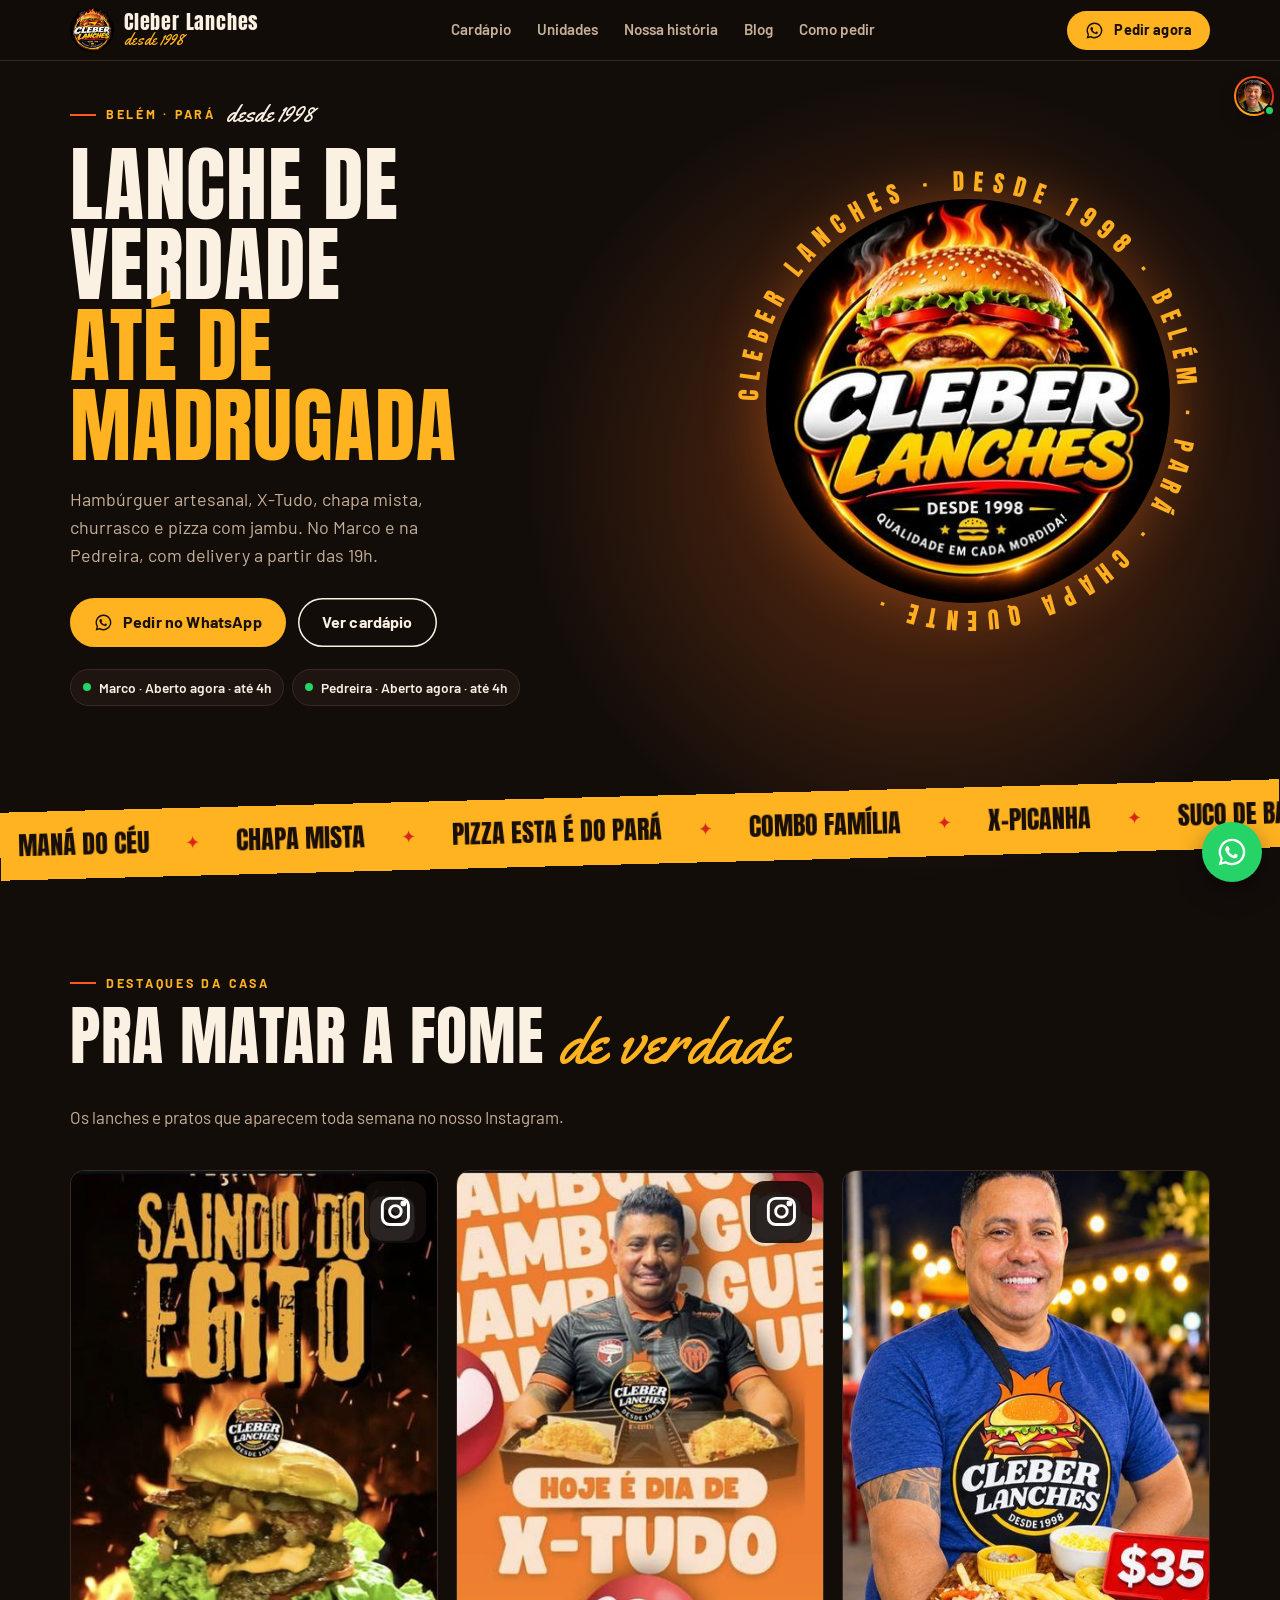
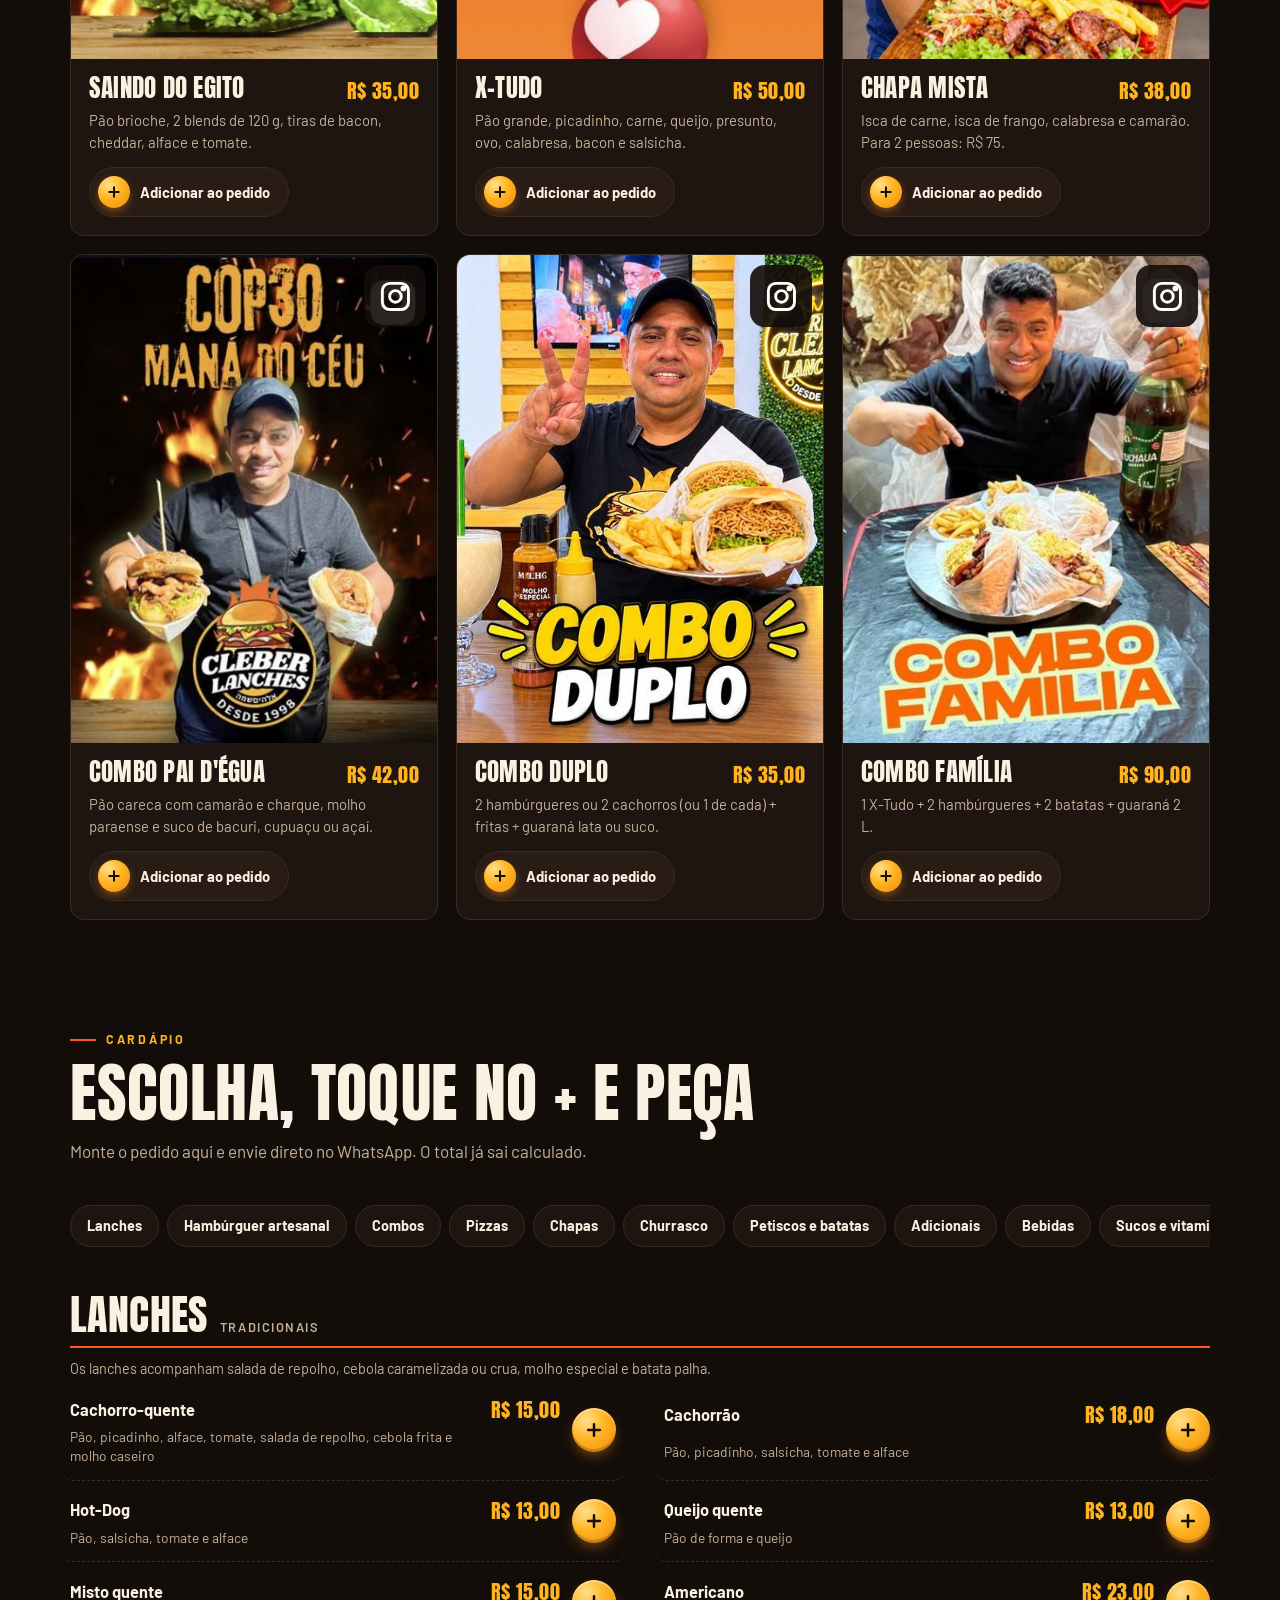
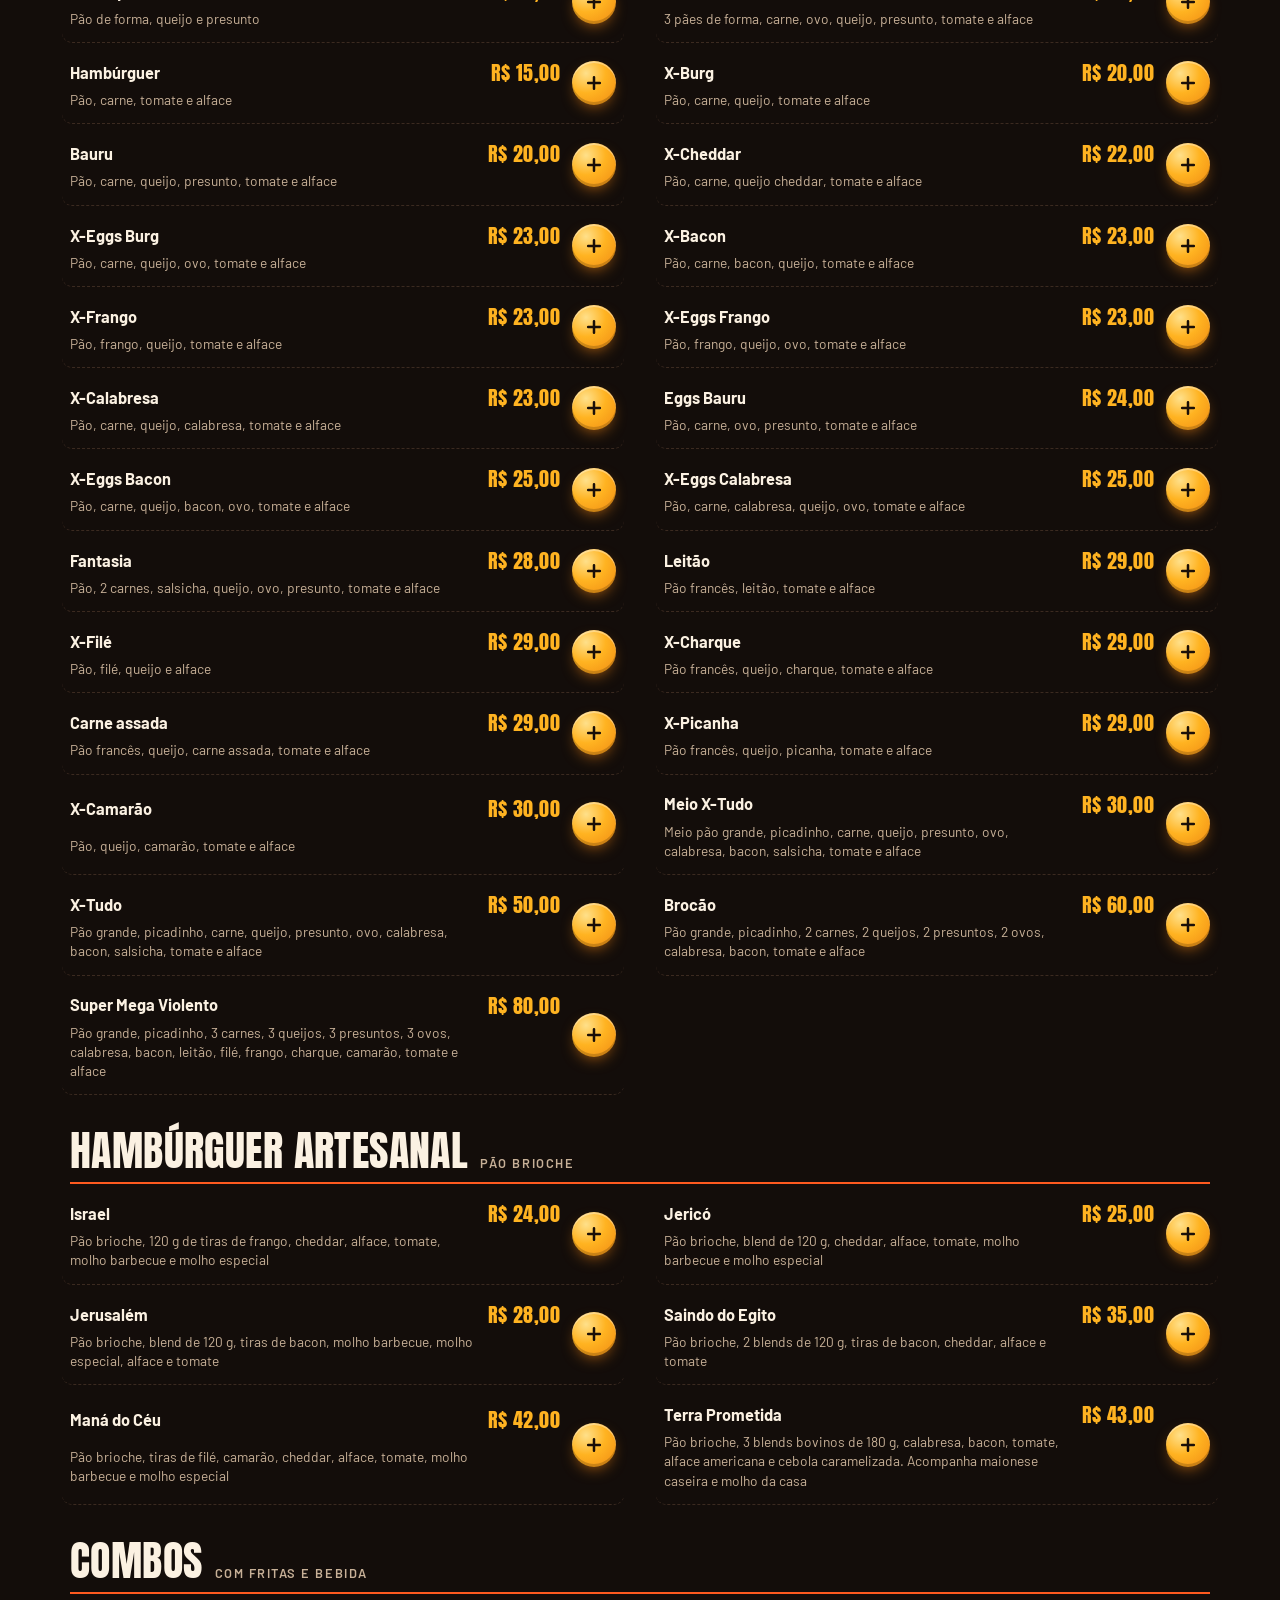
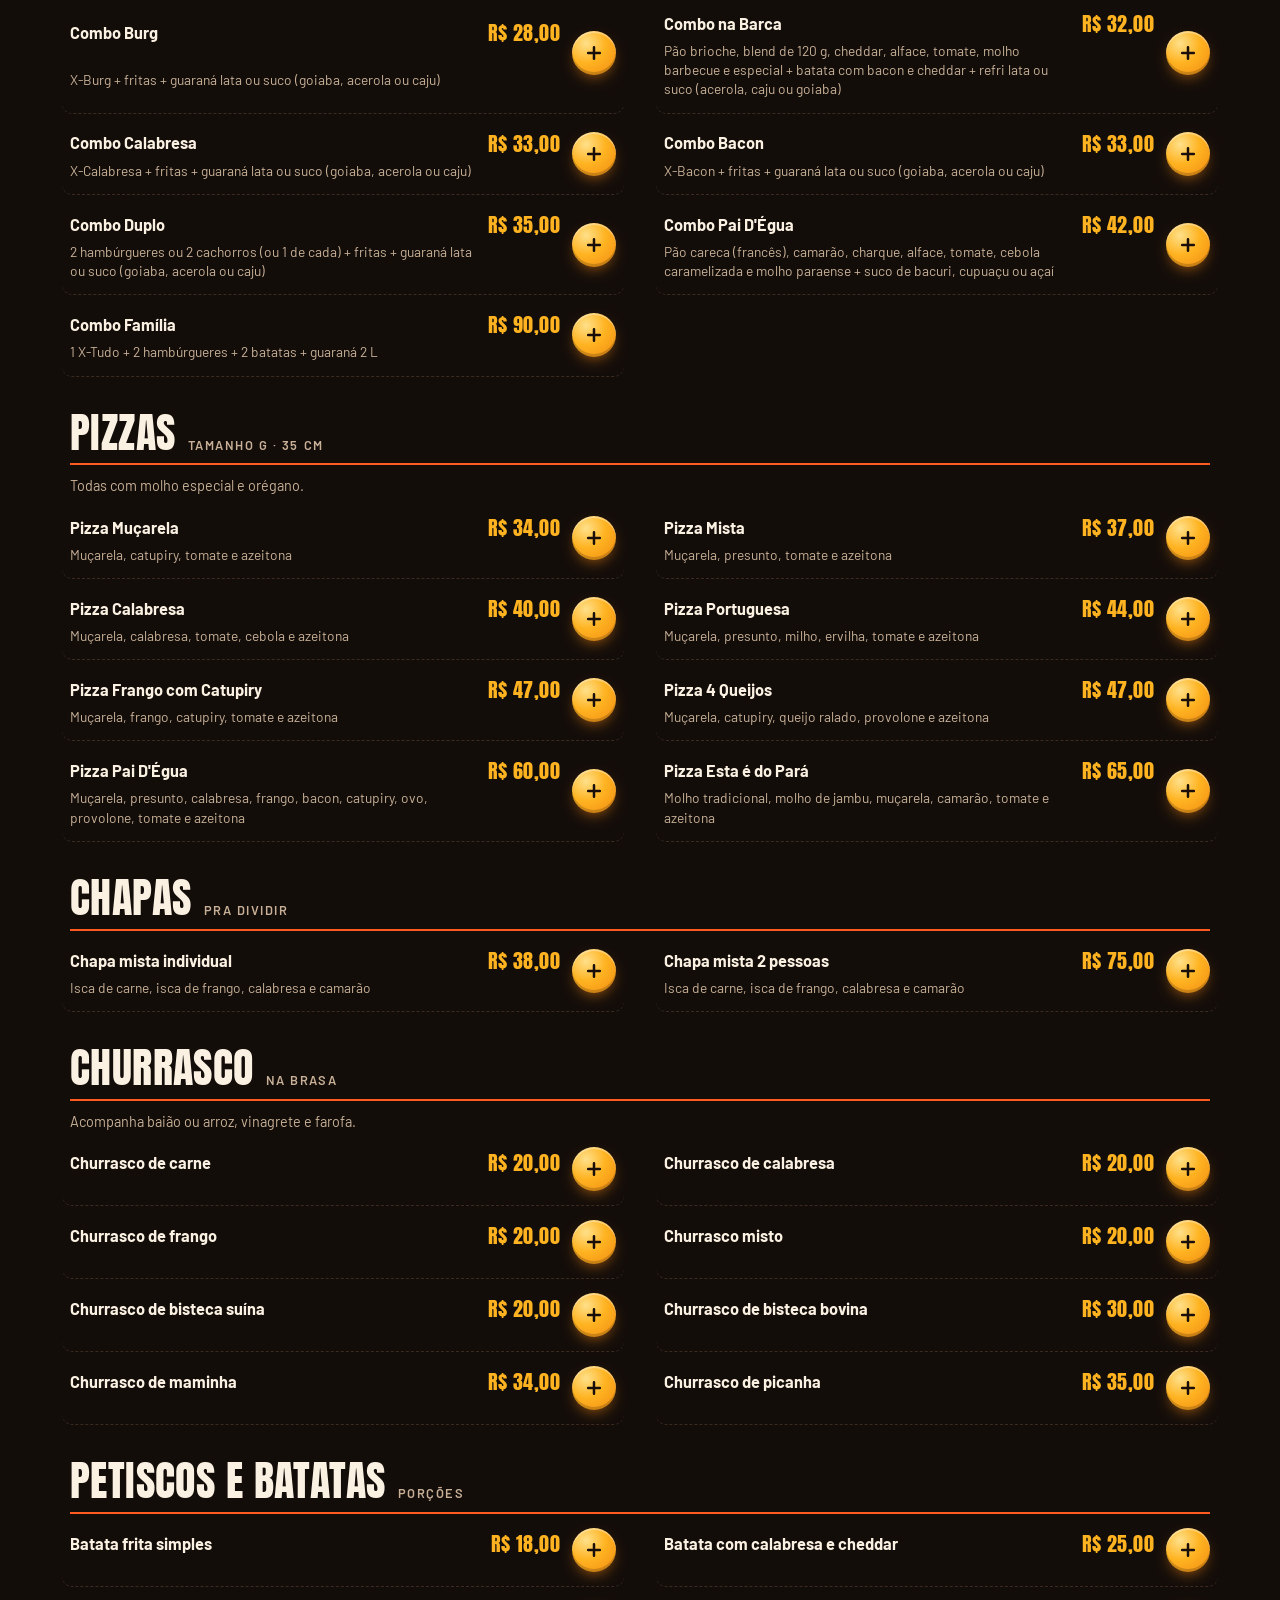
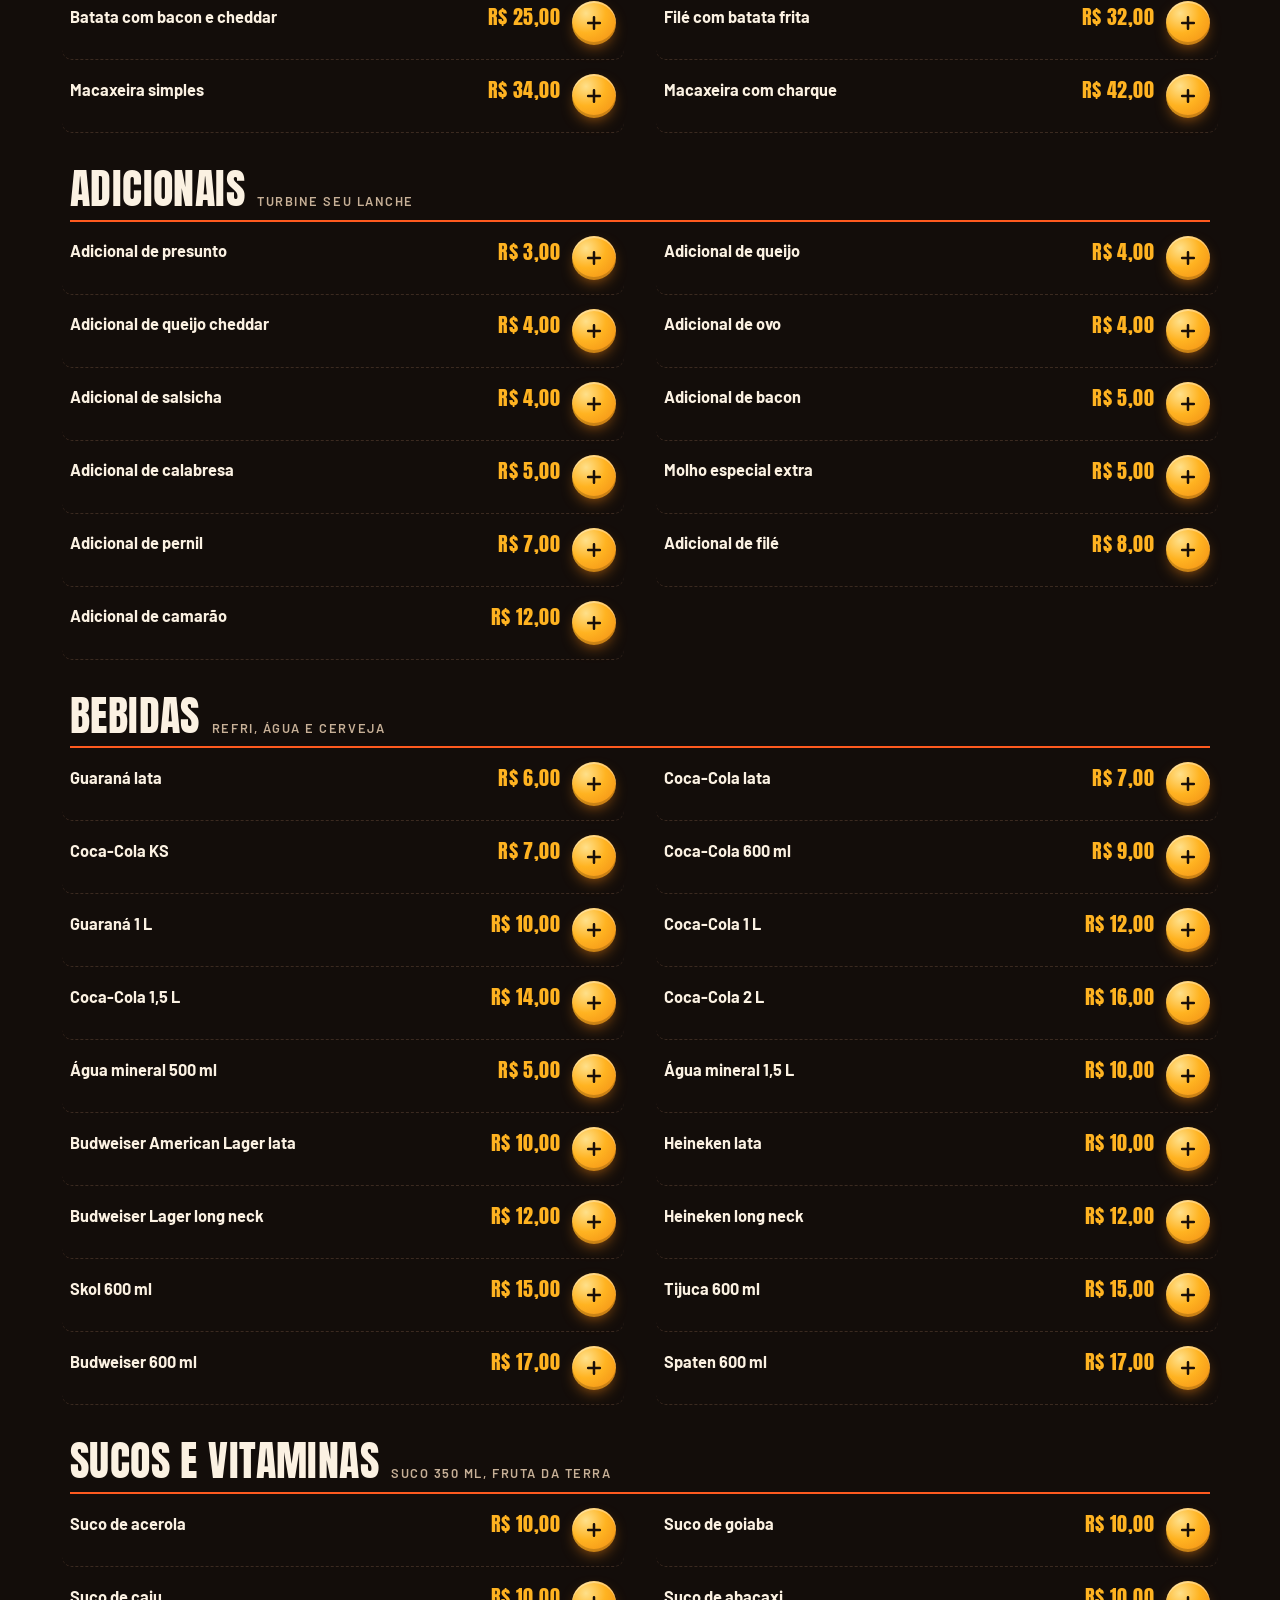
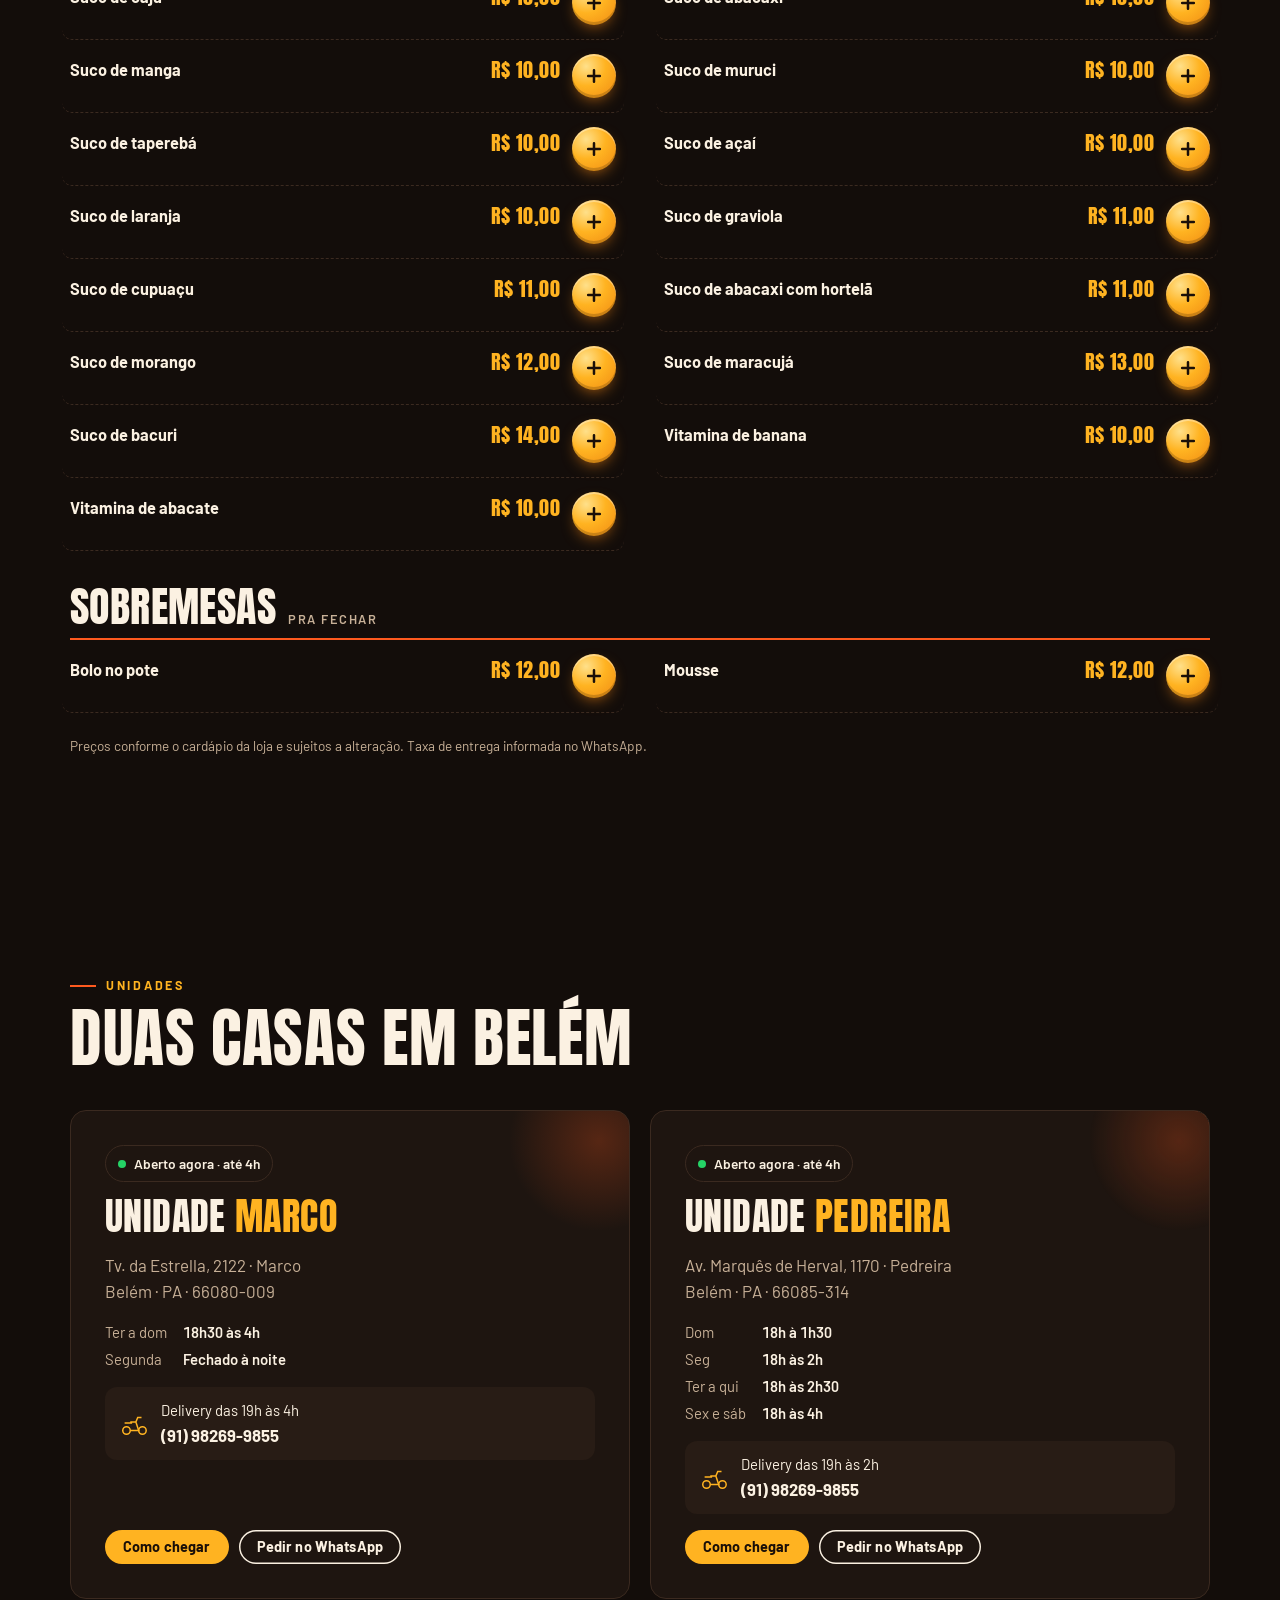
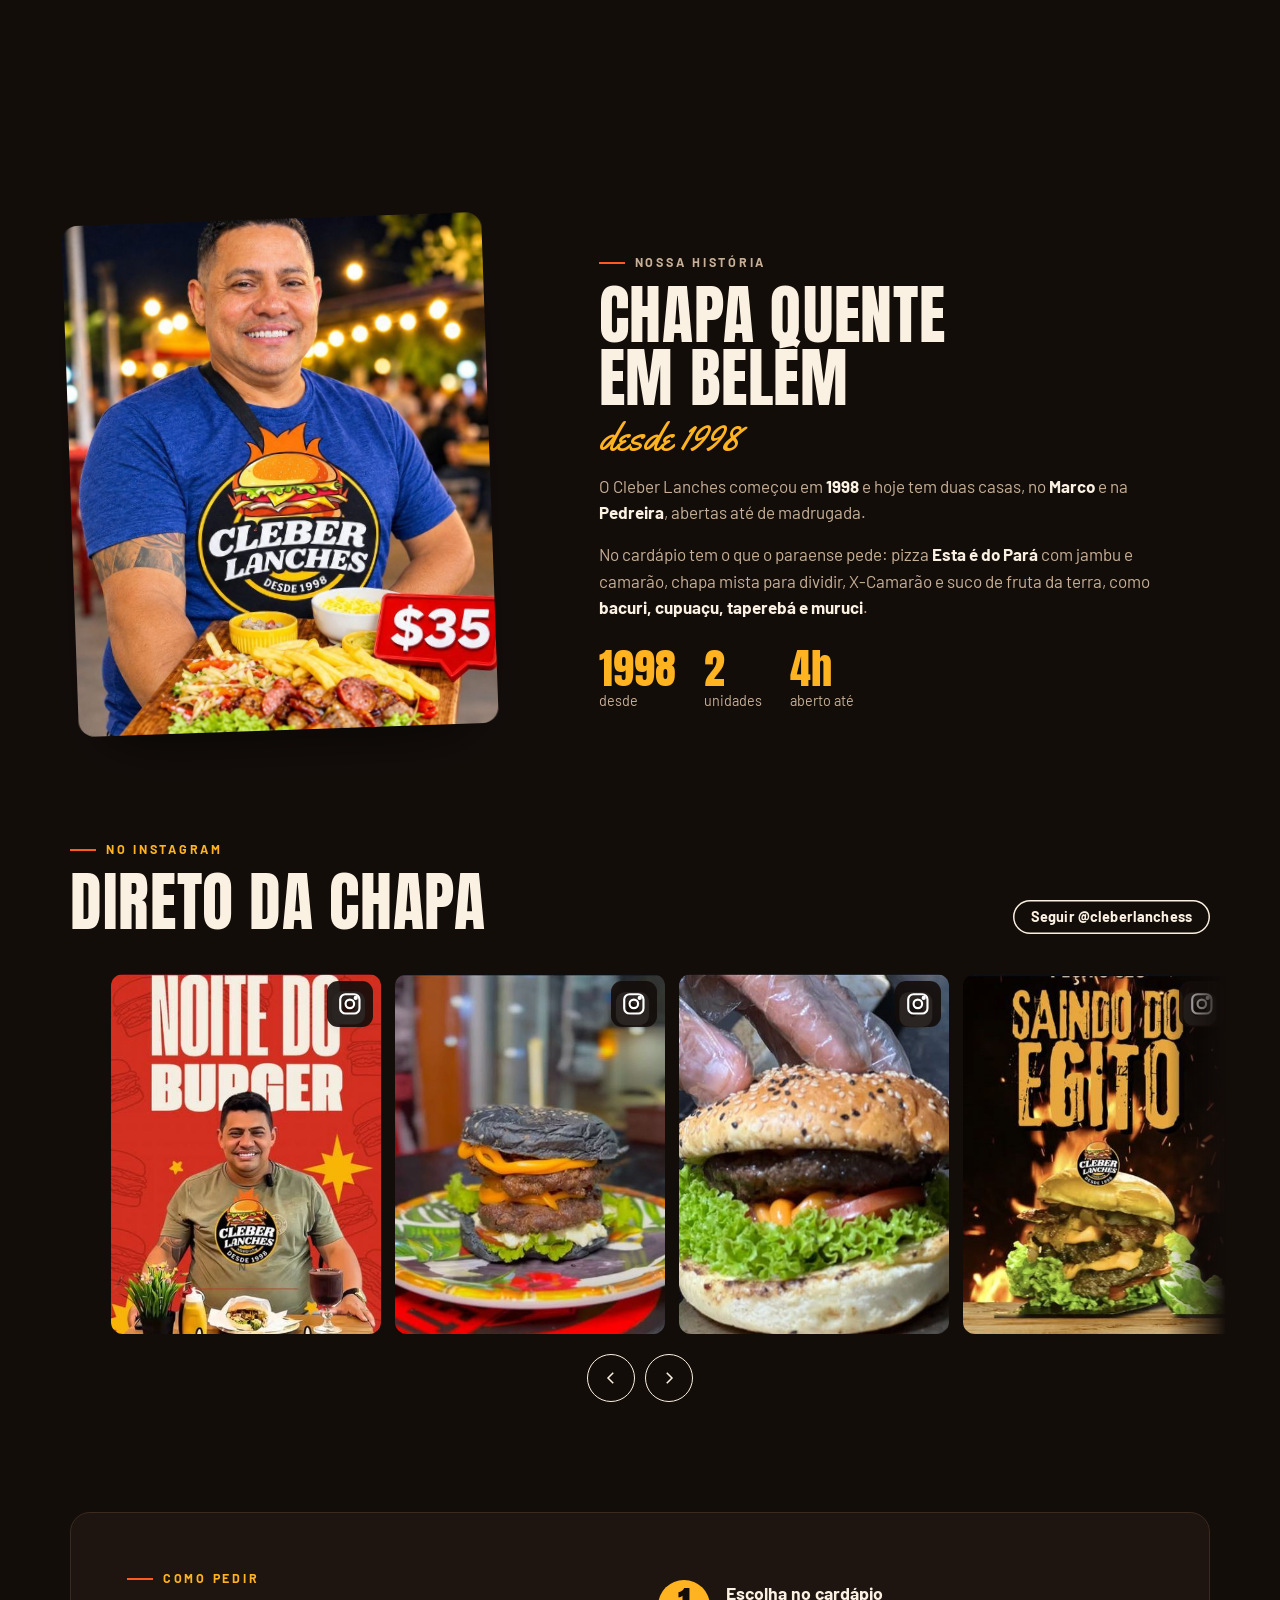
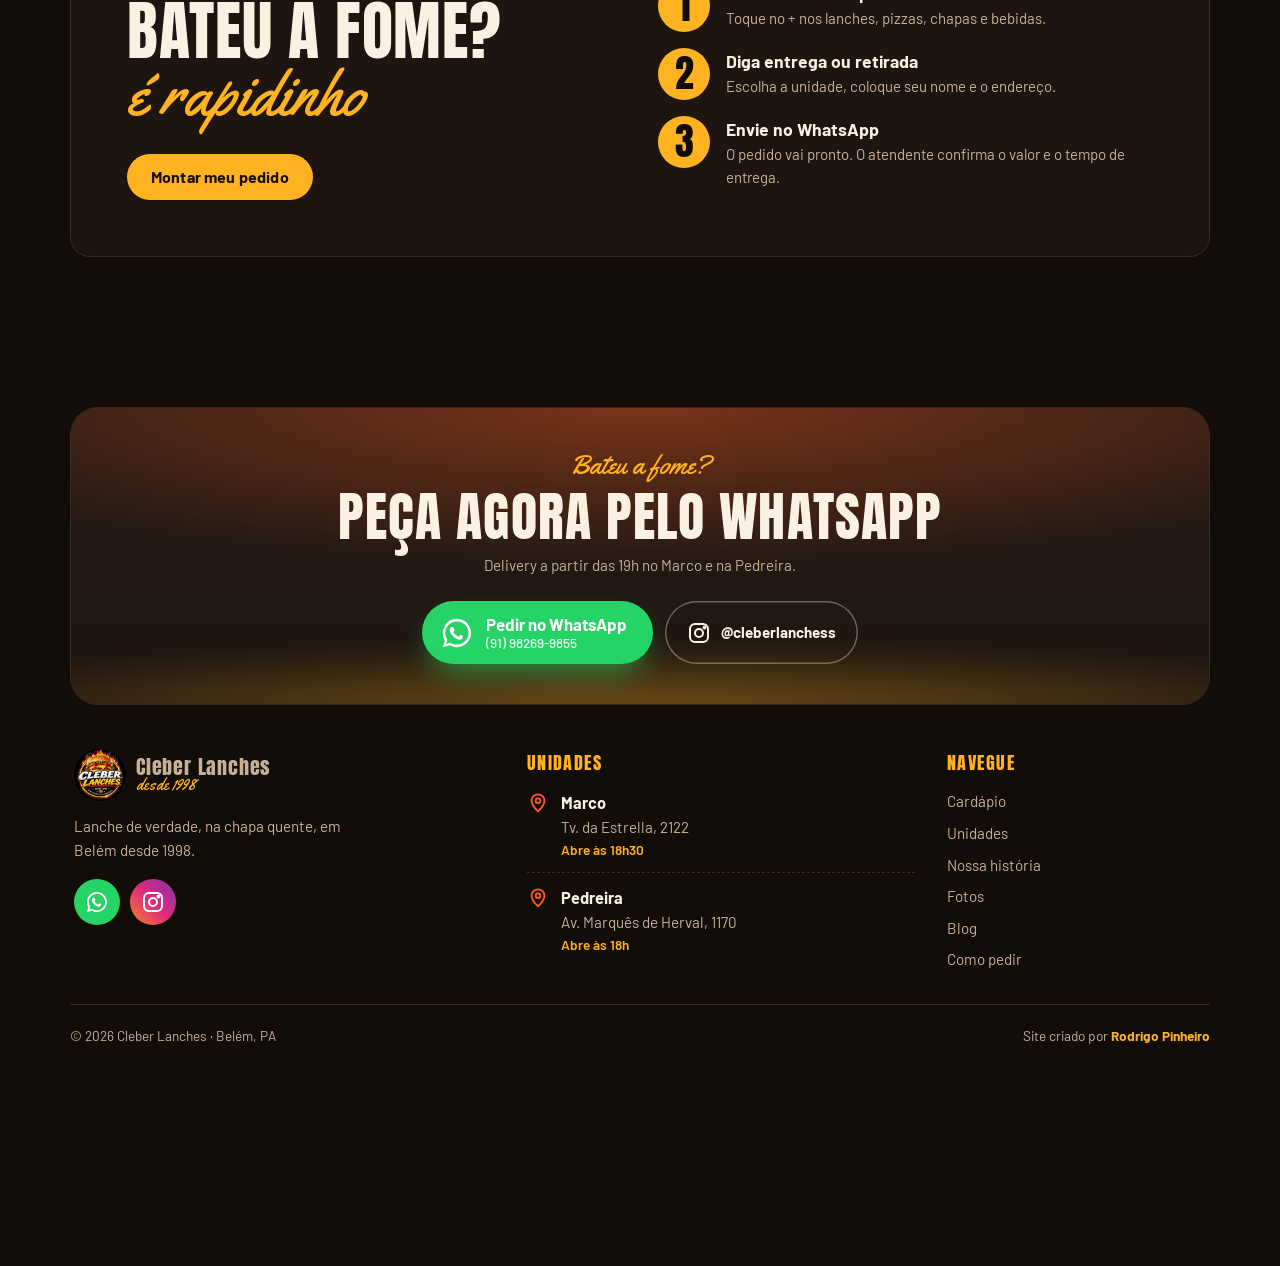
<file: index.html>
<!doctype html><html lang="pt-BR"><head><meta charset="utf-8">
<script async src="https://www.googletagmanager.com/gtag/js?id=G-GJYD3EK0C2"></script>
<script>
window.dataLayer=window.dataLayer||[];function gtag(){dataLayer.push(arguments);}
gtag('js',new Date());gtag('config','G-GJYD3EK0C2');
document.addEventListener('click',function(e){
  var a=e.target.closest&&e.target.closest('a[href]');if(!a)return;var u=a.href;
  if(/wa\.me\/5591982699855|whatsapp\.com\/send\?phone=5591982699855/.test(u)){gtag('event','clique_whatsapp_pedido',{texto:(a.textContent||'').trim().slice(0,60)});}
  else if(/wa\.me\/5591991198584/.test(u)){gtag('event','clique_criador_site');}
  else if(/google\.[^/]+\/maps|maps\.app|goo\.gl\/maps/.test(u)){gtag('event','clique_como_chegar',{texto:(a.textContent||'').trim().slice(0,60)});}
  else if(/instagram\.com/.test(u)){gtag('event','clique_instagram');}
},true);
</script>
<meta name="theme-color" content="#130d0a"><meta name="viewport" content="width=device-width,initial-scale=1,viewport-fit=cover"><style>:root{color-scheme:dark}body{margin:0}img{max-width:100%}[hidden]{display:none!important}</style><title>Cleber Lanches · Lanches em Belém desde 1998 | Marco e Pedreira</title>
<meta name="description" content="Cleber Lanches, desde 1998 em Belém: hambúrguer artesanal, X-Tudo, chapa mista, churrasco e pizza com jambu. Unidades no Marco e na Pedreira, abertas até de madrugada. Peça pelo WhatsApp.">
<link rel="canonical" href="https://www.cleberlanches.com.br/">
<link rel="icon" type="image/png" href="favicon.png">
<link rel="apple-touch-icon" href="img/apple-touch-icon.png">
<meta property="og:type" content="website">
<meta property="og:locale" content="pt_BR">
<meta property="og:site_name" content="Cleber Lanches">
<meta property="og:title" content="Cleber Lanches · Lanche de verdade até de madrugada em Belém">
<meta property="og:description" content="Hambúrguer artesanal, X-Tudo, chapa mista e pizza com jambu. Marco e Pedreira, delivery até 4h. Peça pelo WhatsApp.">
<meta property="og:url" content="https://www.cleberlanches.com.br/">
<meta property="og:image" content="https://www.cleberlanches.com.br/img/foto-09.jpg">
<meta name="twitter:card" content="summary_large_image">
<script type="application/ld+json">{"@context": "https://schema.org", "@graph": [{"@type": "Restaurant", "name": "Cleber Lanches - Marco", "servesCuisine": ["Lanches", "Hambúrguer", "Pizza"], "priceRange": "R$", "telephone": "+55-91-98269-9855", "url": "https://www.cleberlanches.com.br/", "image": "https://www.cleberlanches.com.br/img/foto-09.jpg", "address": {"@type": "PostalAddress", "streetAddress": "Tv. da Estrella, 2122 - Marco", "addressLocality": "Belém", "addressRegion": "PA", "postalCode": "66080-009", "addressCountry": "BR"}, "openingHoursSpecification": [{"@type": "OpeningHoursSpecification", "dayOfWeek": ["Tuesday", "Wednesday", "Thursday", "Friday", "Saturday", "Sunday"], "opens": "18:30", "closes": "04:00"}]}, {"@type": "Restaurant", "name": "Cleber Lanches - Pedreira", "servesCuisine": ["Lanches", "Hambúrguer", "Pizza"], "priceRange": "R$", "telephone": "+55-91-98269-9855", "url": "https://www.cleberlanches.com.br/", "image": "https://www.cleberlanches.com.br/img/foto-09.jpg", "address": {"@type": "PostalAddress", "streetAddress": "Av. Marquês de Herval, 1170 - Pedreira", "addressLocality": "Belém", "addressRegion": "PA", "postalCode": "66085-314", "addressCountry": "BR"}, "openingHoursSpecification": [{"@type": "OpeningHoursSpecification", "dayOfWeek": ["Sunday"], "opens": "18:00", "closes": "01:30"}, {"@type": "OpeningHoursSpecification", "dayOfWeek": ["Monday"], "opens": "18:00", "closes": "02:00"}, {"@type": "OpeningHoursSpecification", "dayOfWeek": ["Tuesday", "Wednesday", "Thursday"], "opens": "18:00", "closes": "02:30"}, {"@type": "OpeningHoursSpecification", "dayOfWeek": ["Friday", "Saturday"], "opens": "18:00", "closes": "04:00"}]}]}</script>

<meta name="claude:viewport-fit-sides" content="cover">
<link rel="preconnect" href="https://fonts.googleapis.com">
<link rel="stylesheet" href="https://fonts.googleapis.com/css2?family=Anton&family=Barlow:wght@400;500;600;700&family=Yellowtail&display=swap">
<style>
/* Layout: lanchonete à noite em Belém — chapa quente no topo, letreiro correndo, cardápio de balcão com pedido direto no WhatsApp */
:root{
  --bg:#130d0a; --panel:#1e1510; --panel2:#281c15; --line:#3b2a20; --fg:#fbf1e2; --muted:#c7b097;
  --amber:#ffb321; --flame:#ff5a1f; --red:#d8261c; --wa:#25d366;
  --display:"Anton","Impact","Arial Narrow Bold",sans-serif;
  --body:"Barlow","Helvetica Neue",Arial,sans-serif;
  --script:"Yellowtail","Brush Script MT",cursive;
  --ease:cubic-bezier(.2,.7,.2,1);
  color-scheme:dark;
}
*{box-sizing:border-box}
html{overflow-x:hidden;overflow-x:clip;scroll-behavior:smooth}
body{background:var(--bg);color:var(--fg);font-family:var(--body);font-size:17px;line-height:1.55;overflow-x:hidden;overflow-x:clip;-webkit-font-smoothing:antialiased;
  padding-left:max(16px,env(safe-area-inset-left,0px));padding-right:max(16px,env(safe-area-inset-right,0px))}
body::before{content:"";position:fixed;inset:0 0 auto;height:env(safe-area-inset-top,0px);z-index:30;background:var(--bg)}
.wrap{max-width:1140px;margin:0 auto}
.bleed{margin-inline:calc(-1 * max(16px,env(safe-area-inset-left,0px)))}
img{max-width:100%;display:block}
a{color:inherit}
:focus-visible{outline:2px solid var(--amber);outline-offset:3px;border-radius:6px}
h1,h2,h3{font-family:var(--display);font-weight:400;line-height:.98;letter-spacing:.01em;text-transform:uppercase;margin:0;text-wrap:balance}
h2{font-size:clamp(2.3rem,6.4vw,4rem)}
p{margin:0}
.script{font-family:var(--script);color:var(--amber);text-transform:none;letter-spacing:0}
.eyebrow{font-weight:700;font-size:.78rem;letter-spacing:.22em;text-transform:uppercase;color:var(--amber);margin-bottom:12px;display:flex;align-items:center;gap:10px}
.eyebrow::before{content:"";width:26px;height:2px;background:var(--flame)}
.lede{color:var(--muted);max-width:52ch;margin-top:14px}
section{padding-block:clamp(64px,10vw,110px)}
.price{font-family:var(--display);font-size:1.25rem;color:var(--amber);white-space:nowrap;font-variant-numeric:tabular-nums;letter-spacing:.02em}
.ask{font-size:.78rem;font-weight:600;color:var(--muted);white-space:nowrap;text-transform:uppercase;letter-spacing:.08em}

/* header */
header{position:fixed;top:env(safe-area-inset-top,0px);left:0;right:0;z-index:20;background:rgba(19,13,10,.94);-webkit-backdrop-filter:blur(10px);backdrop-filter:blur(10px);
  border-bottom:1px solid var(--line);padding:8px max(16px,env(safe-area-inset-left,0px))}
header .wrap{display:flex;align-items:center;justify-content:space-between;gap:14px}
.brand{display:flex;align-items:center;gap:10px;text-decoration:none}
.brand img{width:44px;height:44px;border-radius:50%}
.brand span{font-family:var(--display);font-size:1.25rem;letter-spacing:.04em;line-height:1}
.brand small{display:block;font-family:var(--script);font-size:1rem;color:var(--amber);letter-spacing:0}
nav.top{display:flex;gap:26px;font-weight:600;font-size:.95rem}
nav.top a{text-decoration:none;color:var(--muted);transition:color .2s}
nav.top a:hover{color:var(--fg)}
.menu-btn{display:none;width:44px;height:44px;border-radius:50%;border:1px solid var(--line);color:var(--fg);place-items:center;text-decoration:none}
.menu-btn svg{width:20px;height:20px}
@media (max-width:880px){nav.top,header .head-cta{display:none}.menu-btn{display:grid}}
#mnav{position:fixed;inset:0;z-index:40;background:var(--bg);display:flex;flex-direction:column;justify-content:center;gap:4px;padding:80px max(28px,env(safe-area-inset-left,0px)) 40px;
  clip-path:circle(0 at calc(100% - 40px) 34px);visibility:hidden;transition:clip-path .7s var(--ease),visibility .7s}
#mnav.open,#mnav:target{clip-path:circle(150% at calc(100% - 40px) 34px);visibility:visible}
#mnav a{font-family:var(--display);font-size:2.8rem;text-transform:uppercase;text-decoration:none;line-height:1.15}
#mnav a:nth-child(even){color:var(--amber)}
#mnav .close{position:absolute;top:calc(14px + env(safe-area-inset-top,0px));right:max(16px,env(safe-area-inset-right,0px));width:44px;height:44px;border-radius:50%;border:1px solid var(--line);display:grid;place-items:center;font-size:1.5rem;text-decoration:none;font-family:var(--body)}

.btn{position:relative;overflow:hidden;isolation:isolate;display:inline-flex;align-items:center;justify-content:center;gap:10px;padding:15px 24px;border-radius:999px;border:0;cursor:pointer;
  background:var(--amber);color:#1a0f08;font:700 1rem/1 var(--body);text-decoration:none;letter-spacing:.01em;transition:color .35s,transform .2s}
.btn::before{content:"";position:absolute;inset:0;background:var(--flame);transform:translateY(101%);transition:transform .45s var(--ease);z-index:-1}
.btn:hover::before{transform:none}.btn:hover{color:#fff}
.btn:active{transform:scale(.97)}
.btn.line{background:transparent;color:var(--fg);box-shadow:inset 0 0 0 1.5px var(--fg)}
.btn.line::before{background:var(--fg)}.btn.line:hover{color:var(--bg)}
.btn.small{padding:10px 18px;font-size:.9rem}
.btn svg{width:19px;height:19px;flex:none}

/* hero */
.hero{display:grid;grid-template-columns:minmax(0,1.1fr) minmax(0,.9fr);gap:clamp(28px,5vw,64px);align-items:center;padding-top:calc(96px + env(safe-area-inset-top,0px));padding-bottom:clamp(48px,7vw,80px);position:relative}
.hero::before{content:"";position:absolute;right:-10%;top:10%;width:70%;aspect-ratio:1;background:radial-gradient(closest-side,rgba(255,110,30,.33),rgba(255,90,31,0));pointer-events:none;z-index:-1}
.hero .eyebrow .script{font-size:1.5rem;letter-spacing:0;text-transform:none;color:var(--fg);font-weight:400}
.hero>div{min-width:0}
.hero h1{font-size:clamp(3rem,11vw,5.4rem)}
@media (min-width:861px){.hero h1{font-size:clamp(3.4rem,6.4vw,5.6rem)}}
.hero h1 .hot{color:var(--amber);display:block}
.hero p.sub{font-size:1.12rem;color:var(--muted);max-width:40ch;margin-top:20px}
.ctas{display:flex;flex-wrap:wrap;gap:12px;margin-top:28px}
.status{display:flex;flex-wrap:wrap;gap:8px;margin-top:22px}
.chip{display:inline-flex;align-items:center;gap:8px;padding:7px 12px;border-radius:999px;background:var(--panel);border:1px solid var(--line);font-size:.86rem;font-weight:600}
.chip i{width:8px;height:8px;border-radius:50%;background:var(--muted);flex:none}
.chip.open i{background:var(--wa);box-shadow:0 0 0 0 rgba(37,211,102,.6);animation:live 2s infinite}
.chip.closed i{background:var(--red)}
@keyframes live{0%,100%{box-shadow:0 0 0 0 rgba(37,211,102,.55)}50%{box-shadow:0 0 0 6px rgba(37,211,102,0)}}
.portrait{position:relative;width:min(100%,460px);justify-self:center;aspect-ratio:1}
.portrait img{position:absolute;inset:6%;width:88%;height:88%;border-radius:50%;object-fit:cover;filter:drop-shadow(0 0 30px rgba(255,120,30,.35))}
.portrait svg.ring{position:absolute;inset:0;width:100%;height:100%;animation:spin 28s linear infinite}
.portrait svg.ring text{font:400 15px var(--display);letter-spacing:6.2px;fill:var(--amber)}
.portrait .tag{position:absolute;left:-3%;bottom:-5%;background:var(--red);color:#fff;font-family:var(--display);text-transform:uppercase;font-size:1.15rem;line-height:1.05;padding:12px 16px;border-radius:10px;transform:rotate(-6deg);box-shadow:0 14px 30px -10px rgba(0,0,0,.6)}
.portrait .tag b{display:block;font-size:1.7rem;color:#ffd96b;font-weight:400}
@keyframes spin{to{transform:rotate(360deg)}}
@media (max-width:860px){.hero{grid-template-columns:1fr}.portrait{width:min(86%,380px);order:-1}}

/* ticker */
.ticker{background:var(--amber);color:#1a0f08;overflow:hidden;padding-block:14px;transform:rotate(-1.5deg);margin-block:10px 0}
.ticker .row{display:flex;width:max-content;animation:tick 38s linear infinite}
.ticker span{font-family:var(--display);font-size:1.6rem;text-transform:uppercase;white-space:nowrap;padding-inline:18px;display:flex;align-items:center;gap:36px}
.ticker span::after{content:"✦";color:var(--red);font-size:1.1rem}
@keyframes tick{to{transform:translateX(-50%)}}

/* featured */
.head{display:flex;justify-content:space-between;align-items:end;gap:16px 32px;flex-wrap:wrap}
.feat{display:grid;grid-template-columns:repeat(3,minmax(0,1fr));gap:18px;margin-top:40px}
@media (max-width:900px){.feat{grid-template-columns:repeat(2,minmax(0,1fr))}}
@media (max-width:540px){.feat{grid-template-columns:1fr}}
.fcard{background:var(--panel);border:1px solid var(--line);border-radius:14px;overflow:hidden;display:flex;flex-direction:column;transition:transform .45s var(--ease),border-color .45s}
.fcard:hover{transform:translateY(-6px);border-color:var(--amber)}
.fcard .ph{aspect-ratio:3/4;overflow:hidden;background:#000;position:relative}
.fcard .ph img{width:100%;height:100%;object-fit:cover;transition:transform 1s var(--ease)}
.fcard:hover .ph img{transform:scale(1.07)}
.fcard .t{padding:16px 18px 18px;display:grid;grid-template-columns:minmax(0,1fr) auto;gap:4px 12px;align-items:start;flex:1}
.fcard h3{font-size:1.55rem;line-height:1.05}
.fcard p{grid-column:1/-1;color:var(--muted);font-size:.93rem;line-height:1.45}
.fcard .act{grid-column:1/-1;margin-top:10px}

/* add buttons (only with JS) */
.add{position:relative;flex:none;display:inline-grid;place-items:center;text-decoration:none;cursor:pointer;-webkit-tap-highlight-color:transparent}
.add.mini{width:44px;height:44px;border-radius:50%;color:#1a0f08;background:radial-gradient(circle at 32% 28%,#ffe08a 0%,var(--amber) 45%,#f08a12 100%);
  box-shadow:0 6px 16px -6px rgba(255,140,20,.75),inset 0 -3px 0 rgba(0,0,0,.18),inset 0 2px 0 rgba(255,255,255,.35);transition:transform .2s var(--ease),box-shadow .25s,background .25s}
.add.mini svg{width:20px;height:20px;transition:transform .35s var(--ease)}
.add.mini:hover{transform:scale(1.08);box-shadow:0 10px 22px -6px rgba(255,140,20,.9),inset 0 -3px 0 rgba(0,0,0,.18),inset 0 2px 0 rgba(255,255,255,.35)}
.add.mini:hover svg{transform:rotate(90deg)}
.add.mini:active{transform:scale(.9)}
.add.mini .q{position:absolute;top:-5px;right:-5px;min-width:20px;height:20px;padding:0 5px;border-radius:999px;background:var(--red);color:#fff;font:700 .72rem/20px var(--body);text-align:center;border:2px solid var(--bg);display:none}
.add.mini.has .q{display:block}
.add.ok{background:radial-gradient(circle at 32% 28%,#8ff0b4 0%,var(--wa) 55%,#159a48 100%)!important;color:#04210f}
.add.ok::after{content:"";position:absolute;inset:0;border-radius:inherit;animation:addring .6s ease-out}
@keyframes addring{from{box-shadow:0 0 0 0 rgba(37,211,102,.7)}to{box-shadow:0 0 0 14px rgba(37,211,102,0)}}
.add.wide{display:inline-flex;gap:10px;padding:8px 18px 8px 8px;border-radius:999px;background:var(--panel2);border:1px solid var(--line);color:var(--fg);font:700 .92rem var(--body);transition:border-color .2s}
.add.wide:hover{border-color:var(--amber)}
.add.wide i{width:32px;height:32px;border-radius:50%;display:grid;place-items:center;color:#1a0f08;background:radial-gradient(circle at 32% 28%,#ffe08a 0%,var(--amber) 45%,#f08a12 100%);box-shadow:0 4px 12px -4px rgba(255,140,20,.8)}
.add.wide i svg{width:16px;height:16px}

/* menu */
.chips{position:sticky;top:calc(env(safe-area-inset-top,0px) + 61px);z-index:9;display:flex;gap:8px;overflow-x:auto;scrollbar-width:none;padding-block:12px;margin-top:28px;background:var(--bg);
  box-shadow:0 0 0 100vmax var(--bg);clip-path:inset(0 -100vmax)}
.chips::-webkit-scrollbar{display:none}
.chips a{flex:none;padding:9px 16px;border-radius:999px;border:1px solid var(--line);background:var(--panel);text-decoration:none;font-weight:700;font-size:.9rem;transition:background .2s,color .2s,border-color .2s}
.chips a:hover{border-color:var(--amber);color:var(--amber)}
.cat{padding-top:36px;scroll-margin-top:130px}
.cat h3{font-size:clamp(1.9rem,4.5vw,2.6rem);display:flex;align-items:baseline;gap:12px;flex-wrap:wrap;border-bottom:2px solid var(--flame);padding-bottom:10px}
.catnote{color:var(--muted);font-size:.9rem;margin-top:10px}
.cat h3 small{font-family:var(--body);font-size:.8rem;font-weight:600;letter-spacing:.12em;color:var(--muted)}
.items{list-style:none;padding:0;margin:0;display:grid;grid-template-columns:repeat(2,minmax(0,1fr));column-gap:48px}
@media (max-width:760px){.items{grid-template-columns:1fr}}
.items li{display:grid;grid-template-columns:minmax(0,1fr) auto auto;gap:2px 12px;align-items:center;padding:14px 0;border-bottom:1px dashed var(--line)}
.items li b{font-weight:700;font-size:1.02rem}
.items li small{grid-column:1;color:var(--muted);font-size:.86rem;line-height:1.4}
.items li .price,.items li .ask{grid-row:1;grid-column:2}
.items li .add{grid-row:1/span 2;grid-column:3}
.js .items li{cursor:pointer;border-radius:10px;padding-inline:8px;margin-inline:-8px;transition:background .2s}
.js .items li:hover{background:var(--panel)}
.items li.in{background:rgba(255,179,33,.08)}
.items li.in b::after{content:attr(data-q);display:inline-block;margin-left:8px;padding:1px 8px;border-radius:999px;background:var(--amber);color:#1a0f08;font-size:.75rem;vertical-align:2px}
#toast{position:fixed;z-index:56;left:50%;top:calc(env(safe-area-inset-top,0px) + 72px);transform:translate(-50%,-20px);opacity:0;visibility:hidden;display:flex;align-items:center;gap:10px;
  max-width:calc(100vw - 32px);padding:10px 10px 10px 16px;border-radius:999px;background:var(--wa);color:#04210f;font-weight:700;font-size:.92rem;box-shadow:0 14px 30px -10px rgba(0,0,0,.6);transition:transform .35s var(--ease),opacity .3s,visibility .35s}
#toast.show{transform:translate(-50%,0);opacity:1;visibility:visible}
#toast span{overflow:hidden;text-overflow:ellipsis;white-space:nowrap;min-width:0}
#toast button{flex:none;border:0;border-radius:999px;background:#04210f;color:#fff;font:700 .85rem var(--body);padding:8px 12px;cursor:pointer}
.note{font-size:.85rem;color:var(--muted);margin-top:22px}

/* units */
.units{display:grid;grid-template-columns:repeat(2,minmax(0,1fr));gap:20px;margin-top:40px}
@media (max-width:760px){.units{grid-template-columns:1fr}}
.unit{background:var(--panel);border:1px solid var(--line);border-radius:16px;padding:clamp(22px,4vw,34px);display:flex;flex-direction:column;gap:16px;position:relative;overflow:hidden}
.unit::after{content:"";position:absolute;right:-60px;top:-60px;width:180px;height:180px;border-radius:50%;background:radial-gradient(closest-side,rgba(255,90,31,.25),transparent)}
.unit h3{font-size:2.4rem}
.unit h3 span{color:var(--amber)}
.unit address{font-style:normal;color:var(--muted)}
.hours{display:grid;grid-template-columns:auto 1fr;gap:4px 16px;font-size:.93rem;margin:0}
.hours dt{color:var(--muted)}
.hours dd{margin:0;font-variant-numeric:tabular-nums;font-weight:600}
.deliv{display:flex;align-items:center;gap:12px;background:var(--panel2);border-radius:12px;padding:12px 14px;font-size:.93rem}
.deliv svg{width:30px;height:30px;color:var(--amber);flex:none}
.deliv b{display:block;font-size:1.05rem}
.unit .acts{display:flex;flex-wrap:wrap;gap:10px;margin-top:auto}

/* story */
.story{display:grid;grid-template-columns:minmax(0,.85fr) minmax(0,1.15fr);gap:clamp(28px,6vw,80px);align-items:center}
.story .ph{border-radius:16px;overflow:hidden;max-width:420px;transform:rotate(-2deg);box-shadow:0 30px 60px -30px rgba(0,0,0,.8)}
.story .ph img{width:100%;height:auto}
.story h2 .script{display:block;font-size:.62em;margin-top:8px}
.story p{margin-top:16px;max-width:56ch;color:var(--muted)}
.story p strong{color:var(--fg)}
.facts{display:flex;flex-wrap:wrap;gap:28px;margin-top:28px}
.facts div{font-size:.9rem;color:var(--muted)}
.facts b{display:block;font-family:var(--display);font-weight:400;font-size:2.6rem;line-height:1;color:var(--amber)}
@media (max-width:860px){.story{grid-template-columns:1fr}}

/* gallery */
.marq{overflow-x:auto;overflow-y:hidden;margin-top:40px;scrollbar-width:none;cursor:grab;-webkit-user-select:none;user-select:none;
  -webkit-mask-image:linear-gradient(90deg,transparent,#000 5%,#000 95%,transparent);mask-image:linear-gradient(90deg,transparent,#000 5%,#000 95%,transparent)}
.marq::-webkit-scrollbar{display:none}
.marq.drag{cursor:grabbing}
.marq img{-webkit-user-drag:none;pointer-events:none}
.marq .ig{-webkit-user-drag:none}
.track{display:flex;gap:14px;width:max-content;padding-inline:5vw}
.track figure{margin:0;width:clamp(200px,24vw,270px);flex:none;border-radius:12px;overflow:hidden;aspect-ratio:3/4;background:#000;position:relative}
.ig{position:absolute;top:2%;right:3%;width:17%;min-width:36px;aspect-ratio:1;border-radius:24%;background:rgba(19,13,10,.9);display:grid;place-items:center;z-index:2;color:#fff;transition:transform .2s,background .2s}
.ig:hover{transform:scale(1.08);background:var(--flame)}
.ig svg{width:56%;height:56%;color:#fff}
.track img{width:100%;height:100%;object-fit:cover;transition:transform .9s var(--ease)}
.track figure:hover img{transform:scale(1.06)}
.gctrl{display:flex;justify-content:center;gap:10px;margin-top:20px}
.gctrl button{width:48px;height:48px;border-radius:50%;border:1.5px solid var(--fg);background:transparent;color:var(--fg);cursor:pointer;display:grid;place-items:center;transition:background .25s,color .25s}
.gctrl button:hover{background:var(--fg);color:var(--bg)}
.gctrl svg{width:18px;height:18px}

/* how to order */
.how{background:var(--panel);border:1px solid var(--line);border-radius:20px;padding:clamp(28px,5vw,56px);display:grid;grid-template-columns:minmax(0,1fr) minmax(0,1fr);gap:36px;align-items:center}
.steps{list-style:none;padding:0;margin:0;display:grid;gap:16px;counter-reset:s}
.steps li{display:grid;grid-template-columns:auto 1fr;gap:16px;align-items:start;counter-increment:s}
.steps li::before{content:counter(s);font-family:var(--display);font-size:2.4rem;line-height:1;color:var(--bg);background:var(--amber);width:52px;height:52px;border-radius:50%;display:grid;place-items:center}
.steps b{display:block;font-size:1.1rem}
.steps p{color:var(--muted);font-size:.94rem}
@media (max-width:860px){.how{grid-template-columns:1fr}}
footer.ft{margin-top:40px;padding-block:0 220px;color:var(--muted);font-size:.95rem}
.ft-cta{position:relative;overflow:hidden;text-align:center;padding:44px 22px 40px;border-radius:28px;
  background:radial-gradient(120% 90% at 50% 0%,rgba(255,90,31,.38),transparent 60%),linear-gradient(180deg,var(--panel2),var(--panel));border:1px solid var(--line)}
.ft-cta::before{content:"";position:absolute;left:-20%;right:-20%;bottom:-60px;height:120px;background:radial-gradient(closest-side,rgba(255,179,33,.35),transparent);filter:blur(10px);animation:ftGlow 3s ease-in-out infinite alternate}
@keyframes ftGlow{to{opacity:.45;transform:scaleX(.9)}}
.ft-cta>*{position:relative}
.ft-kick{font-family:var(--script);color:var(--amber);font-size:1.7rem;line-height:1}
.ft-h{margin:.15em 0 .2em;font:400 clamp(2rem,8vw,3.4rem)/1 var(--display);text-transform:uppercase;letter-spacing:.02em;color:var(--fg)}
.ft-sub{margin:0 0 24px;color:var(--muted)}
.ft-btns{display:flex;flex-wrap:wrap;gap:12px;justify-content:center}
.ft-wa{display:inline-flex;align-items:center;gap:12px;padding:14px 26px 14px 18px;border-radius:999px;background:var(--wa);color:#fff;text-decoration:none;font:700 1.05rem var(--body);
  box-shadow:0 14px 30px -10px rgba(37,211,102,.7);animation:ftBeat 2.6s ease-in-out infinite;transition:transform .2s}
.ft-wa:hover{transform:translateY(-2px)}
.ft-wa svg{width:34px;height:34px;flex:none}
.ft-wa span{text-align:left;line-height:1.15}.ft-wa small{display:block;font-weight:500;opacity:.9;font-size:.85rem}
@keyframes ftBeat{0%,100%{box-shadow:0 14px 30px -10px rgba(37,211,102,.7),0 0 0 0 rgba(37,211,102,.45)}50%{box-shadow:0 14px 30px -10px rgba(37,211,102,.7),0 0 0 14px rgba(37,211,102,0)}}
.ft-ig{display:inline-flex;align-items:center;gap:10px;padding:14px 22px;border-radius:999px;color:var(--fg);text-decoration:none;font-weight:700;box-shadow:inset 0 0 0 1.5px rgba(251,241,226,.35);transition:background .2s}
.ft-ig:hover{background:linear-gradient(45deg,#f58529,#dd2a7b,#8134af);box-shadow:none}
.ft-ig svg{width:24px;height:24px}
.ft-grid{display:grid;grid-template-columns:1.3fr 1.2fr .8fr;gap:32px;padding:44px 4px 32px;border-bottom:1px solid var(--line)}
@media (max-width:760px){.ft-grid{grid-template-columns:1fr;gap:28px}}
.ft-col h3{margin:0 0 14px;font:400 1.1rem var(--display);letter-spacing:.08em;text-transform:uppercase;color:var(--amber)}
.ft-about p{margin:14px 0 16px;max-width:30ch}
.ft-social{display:flex;gap:10px}
.ft-social a{width:46px;height:46px;border-radius:50%;display:grid;place-items:center;color:#fff;text-decoration:none;transition:transform .2s}
.ft-social a:hover{transform:scale(1.1)}
.ft-social svg{width:24px;height:24px}
.s-wa{background:var(--wa)}.s-ig{background:linear-gradient(45deg,#f58529,#dd2a7b,#8134af)}
.ft-unit{display:flex;gap:12px;align-items:flex-start;padding:12px 0;color:var(--muted);text-decoration:none;border-top:1px dashed var(--line)}
.ft-unit:first-of-type{border-top:0;padding-top:0}
.ft-unit svg{width:22px;height:22px;flex:none;color:var(--flame);margin-top:2px}
.ft-unit b{display:block;color:var(--fg);font-size:1.02rem}
.ft-unit em{display:block;font-style:normal;color:var(--amber);font-size:.85rem;font-weight:600}
.ft-unit:hover b{color:var(--amber)}
.ft-nav{display:flex;flex-direction:column;gap:8px}
.ft-nav a{color:var(--muted);text-decoration:none}.ft-nav a:hover{color:var(--amber)}
.ft-bottom{display:flex;flex-wrap:wrap;gap:8px 18px;justify-content:space-between;padding-top:20px;font-size:.85rem}
.ft-bottom a{color:var(--muted);text-decoration:none}.ft-bottom a b{color:var(--amber)}
@media (prefers-reduced-motion:reduce){.ft-wa,.ft-cta::before{animation:none}}
footer .brand img{width:52px;height:52px}


/* credito do criador - aparece no final da pagina */
#devCta{position:fixed;z-index:26;left:50%;bottom:calc(94px + env(safe-area-inset-bottom,0px));width:min(430px,calc(100vw - 32px));
  transform:translate(-50%,40px) scale(.96);opacity:0;visibility:hidden;transition:transform .5s var(--ease),opacity .4s,visibility .5s;
  display:flex;align-items:center;gap:14px;padding:14px 14px 14px 14px;border-radius:20px;text-decoration:none;color:var(--fg);
  background:linear-gradient(var(--panel),var(--panel)) padding-box,linear-gradient(110deg,var(--amber),var(--flame),#25d366,var(--amber)) border-box;
  background-size:100% 100%,300% 100%;border:2px solid transparent;box-shadow:0 20px 44px -14px rgba(0,0,0,.8),0 0 30px -8px rgba(255,140,40,.45)}
#devCta.show{transform:translate(-50%,0) scale(1);opacity:1;visibility:visible;animation:devBorder 4s linear infinite}
#devCta .ic{position:relative;flex:none;width:52px;height:52px;border-radius:50%;background:#25d366;display:grid;place-items:center;color:#fff}
#devCta .ic svg{width:30px;height:30px}
#devCta .ic::after{content:"";position:absolute;inset:0;border-radius:50%;animation:devRing 2s ease-out infinite}
#devCta .t{flex:1;min-width:0;line-height:1.2}
#devCta .t b{display:block;font:400 1.12rem var(--display);letter-spacing:.03em;text-transform:uppercase}
#devCta .t small{display:block;margin-top:3px;font-size:.84rem;color:var(--muted)}
#devCta .t small strong{color:var(--amber)}
#devCta .b{flex:none;display:flex;align-items:center;gap:4px;background:var(--amber);color:#1a0f08;border-radius:999px;padding:10px 14px;font:700 .88rem var(--body);white-space:nowrap;transition:background .2s}
#devCta:hover .b{background:#ffc94d}
#devCta .b svg{width:16px;height:16px;transition:transform .2s}
#devCta:hover .b svg{transform:translateX(3px)}
#devX{position:absolute;top:-11px;right:-8px;width:28px;height:28px;border-radius:50%;border:2px solid var(--line);background:var(--panel2);color:var(--fg);font:700 15px/1 var(--body);cursor:pointer}
@keyframes devBorder{to{background-position:0 0,-300% 0}}
@keyframes devRing{0%{box-shadow:0 0 0 0 rgba(37,211,102,.6)}100%{box-shadow:0 0 0 14px rgba(37,211,102,0)}}
@media (max-width:400px){#devCta .b span{display:none}#devCta .b{padding:12px}}
@media (prefers-reduced-motion:reduce){#devCta.show,#devCta .ic::after{animation:none}}

/* floating whatsapp */
.fab{position:fixed;right:calc(18px + env(safe-area-inset-right,0px));bottom:calc(18px + env(safe-area-inset-bottom,0px));z-index:25;width:60px;height:60px;border-radius:50%;
  background:var(--wa);color:#fff;display:grid;place-items:center;text-decoration:none;box-shadow:0 10px 26px rgba(0,0,0,.4);transition:transform .3s var(--ease)}
.fab:hover{transform:scale(1.07)}
.fab svg{width:32px;height:32px}
.fab::after{content:"";position:absolute;inset:0;border-radius:50%;animation:ring 3.2s ease-out 4s infinite}
@keyframes ring{0%{box-shadow:0 0 0 0 rgba(37,211,102,.5)}60%,100%{box-shadow:0 0 0 18px rgba(37,211,102,0)}}

/* cart bar + sheet */
#cartBar{position:fixed;z-index:24;left:max(16px,env(safe-area-inset-left,0px));right:calc(92px + env(safe-area-inset-right,0px));bottom:calc(26px + env(safe-area-inset-bottom,0px));visibility:hidden;opacity:0;max-width:460px;
  display:flex;align-items:center;justify-content:space-between;gap:12px;padding:12px 14px 12px 18px;border-radius:999px;background:var(--amber);color:#1a0f08;border:0;cursor:pointer;font:700 1rem var(--body);
  box-shadow:0 14px 30px -10px rgba(0,0,0,.6);transform:translateY(140%);transition:transform .45s var(--ease)}
#cartBar.show{transform:none;visibility:visible;opacity:1}
#cartBar{transition:transform .45s var(--ease),opacity .3s,visibility .45s}
#cartBar .n{background:#1a0f08;color:var(--amber);border-radius:999px;min-width:28px;height:28px;display:inline-grid;place-items:center;padding:0 8px;font-size:.9rem}
#cartBar .go{display:flex;align-items:center;gap:8px}
#sheet{position:fixed;inset:0;z-index:55;background:rgba(0,0,0,.55);display:flex;align-items:flex-end;justify-content:center;opacity:0;transition:opacity .3s}
#sheet.open{opacity:1}
#sheet .box{width:min(560px,100%);display:flex;flex-direction:column;overflow:hidden;background:var(--panel);border:1px solid var(--line);border-bottom:0;border-radius:22px 22px 0 0;
  max-height:calc(100svh - 16px - env(safe-area-inset-top,0px));max-height:calc(100dvh - 16px - env(safe-area-inset-top,0px));transform:translateY(40px);transition:transform .4s var(--ease)}
.sh-head{padding:18px max(18px,env(safe-area-inset-left,0px)) 6px;flex:none}
.sh-body{flex:1;min-height:0;overflow-y:auto;padding:0 max(18px,env(safe-area-inset-left,0px)) 18px;overscroll-behavior:contain;-webkit-overflow-scrolling:touch}
.sh-foot{flex:none;border-top:1px solid var(--line);background:var(--panel2);padding:12px max(18px,env(safe-area-inset-left,0px)) calc(20px + env(safe-area-inset-bottom,0px))}
.sh-foot .total{margin:0 0 10px}
#sheet.open .box{transform:none}
#sheet h3{font-size:2rem;display:flex;justify-content:space-between;align-items:center}
#sheet h3 button{font:400 1.4rem var(--body);width:40px;height:40px;border-radius:50%;border:1px solid var(--line);background:transparent;color:var(--fg);cursor:pointer}
.lines{list-style:none;padding:0;margin:16px 0 0}
.lines li{display:grid;grid-template-columns:minmax(0,1fr) auto auto;gap:10px;align-items:center;padding:10px 0;border-bottom:1px dashed var(--line)}
.lines li span small{display:block;color:var(--muted);font-size:.82rem}
.qty{display:flex;align-items:center;gap:6px}
.qty button{width:32px;height:32px;border-radius:50%;border:1px solid var(--line);background:var(--panel2);color:var(--fg);font-size:1.1rem;cursor:pointer}
.qty b{min-width:20px;text-align:center}
.total{display:flex;justify-content:space-between;align-items:baseline;gap:12px;margin-top:14px;font-weight:700}
.total small{display:block;font-weight:500;color:var(--muted);font-size:.82rem}
.form{display:grid;gap:12px;margin-top:18px}
.seg{display:grid;grid-template-columns:1fr 1fr;gap:8px}
.seg label{position:relative}
.seg input{position:absolute;opacity:0}
.seg span{display:block;text-align:center;padding:11px;border-radius:12px;border:1px solid var(--line);background:var(--panel2);font-weight:700;cursor:pointer}
.seg input:checked+span{border-color:var(--amber);color:var(--amber);background:rgba(255,179,33,.08)}
.seg input:focus-visible+span{outline:2px solid var(--amber)}
.form label.f{display:grid;gap:6px;font-size:.85rem;color:var(--muted);font-weight:600}
.form input[type=text],.form textarea,.form select{font:500 16px var(--body);color:var(--fg);background:var(--bg);border:1px solid var(--line);border-radius:12px;padding:12px 14px;width:100%}
.form textarea{min-height:64px;resize:vertical}
.sendbtn{width:100%;background:var(--wa);color:#04210f;font-size:1.05rem;padding:16px 20px}
.sendbtn::before{background:#1fb95a}
.empty{color:var(--muted);margin-top:14px}
.err{color:#ff8f7a;font-size:.88rem;min-height:1.2em}

/* assistant */
.av{display:block;border-radius:50%;overflow:hidden;flex:none;background:#000}
.av img{width:100%;height:100%;object-fit:cover}
#botBtn{position:fixed;z-index:19;top:calc(env(safe-area-inset-top,0px) + 76px);right:max(6px,env(safe-area-inset-right,0px));display:flex;flex-direction:column;align-items:flex-end;gap:5px;
  padding:0;border:0;background:transparent;cursor:pointer;color:var(--fg);text-decoration:none;opacity:0;transform:translateX(16px);pointer-events:none;
  transition:opacity .6s var(--ease),transform .6s var(--ease);animation:botIn .7s var(--ease) 5s forwards}
@keyframes botIn{to{opacity:1;transform:none;pointer-events:auto}}
#botBtn .ring{position:relative;width:40px;height:40px;border-radius:50%;padding:2px;background:conic-gradient(from 200deg,var(--amber),var(--flame),var(--red),var(--amber));box-shadow:0 8px 18px -6px rgba(0,0,0,.6);transition:transform .3s var(--ease)}
#botBtn:hover .ring{transform:scale(1.08)}
#botBtn .av{width:100%;height:100%;border:2px solid var(--bg)}
#botBtn .on{position:absolute;right:-1px;bottom:0;width:11px;height:11px;border-radius:50%;background:var(--wa);border:2px solid var(--bg);animation:live 2s infinite}
#botBtn .lbl{background:var(--panel);border:1px solid var(--line);border-radius:8px 2px 8px 8px;padding:5px 9px 6px;text-align:right;line-height:1.2;box-shadow:0 8px 18px -12px rgba(0,0,0,.6);
  opacity:0;visibility:hidden;animation:lblCycle 28s ease 5s infinite}
#botBtn .lbl b{display:flex;align-items:center;justify-content:flex-end;gap:5px;font-size:.6rem;font-weight:700;letter-spacing:.14em;text-transform:uppercase;color:var(--wa)}
#botBtn .lbl b::before{content:"";width:5px;height:5px;border-radius:50%;background:var(--wa)}
#botBtn .lbl span{display:block;font-family:var(--script);font-size:1.05rem;color:var(--fg)}
#botBtn.mini .lbl{display:none}
@keyframes lblCycle{0%{opacity:0;visibility:visible;transform:translateY(-4px)}2%{opacity:1;transform:none}27%{opacity:1;transform:none}29%{opacity:0;visibility:hidden;transform:translateY(-4px)}100%{opacity:0;visibility:hidden}}
#bot{position:fixed;z-index:45;right:max(16px,env(safe-area-inset-right,0px));top:calc(env(safe-area-inset-top,0px) + 76px);width:min(380px,calc(100vw - 32px));height:min(600px,calc(100svh - 100px - env(safe-area-inset-top,0px)));
  background:var(--panel);border:1px solid var(--line);border-radius:18px;display:flex;flex-direction:column;overflow:hidden;box-shadow:0 30px 70px -20px rgba(0,0,0,.7);
  transform-origin:100% 0;transition:transform .45s var(--ease),opacity .3s,visibility .45s;opacity:0;transform:scale(.6) translateY(-20px);pointer-events:none;visibility:hidden}
#bot.open{opacity:1;transform:none;pointer-events:auto;visibility:visible}
@media (max-width:520px){#bot{left:8px;right:8px;width:auto;top:calc(env(safe-area-inset-top,0px) + 8px);height:calc(100svh - 16px - env(safe-area-inset-top,0px) - env(safe-area-inset-bottom,0px))}}
.bhead{display:flex;align-items:center;gap:12px;padding:12px 14px;background:linear-gradient(100deg,var(--red),var(--flame))}
.bhead .av{width:44px;height:44px;border:2px solid var(--amber)}
.bhead b{display:block;font-family:var(--display);font-weight:400;font-size:1.25rem;text-transform:uppercase;line-height:1}
.bhead small{font-size:.78rem;display:flex;align-items:center;gap:6px;opacity:.95}
.bhead small::before{content:"";width:7px;height:7px;border-radius:50%;background:#b8ffcf}
.bhead button{margin-left:auto;width:36px;height:36px;border-radius:50%;border:1px solid rgba(255,255,255,.4);background:transparent;color:#fff;font-size:1.3rem;cursor:pointer}
.blog{flex:1;overflow-y:auto;padding:14px;display:flex;flex-direction:column;gap:10px;background:var(--bg);overscroll-behavior:contain}
.msg{max-width:86%;padding:10px 14px;border-radius:16px;font-size:.95rem;line-height:1.45;animation:pop .35s var(--ease) both;overflow-wrap:anywhere}
@keyframes pop{from{opacity:0;transform:translateY(8px)}to{opacity:1;transform:none}}
.msg.b{background:var(--panel2);border-bottom-left-radius:4px;align-self:flex-start}
.msg.u{background:var(--amber);color:#1a0f08;border-bottom-right-radius:4px;align-self:flex-end;font-weight:600}
.msg ul{margin:6px 0 0;padding-left:1.1em}
.msg .p{color:var(--amber);font-weight:700;white-space:nowrap}
.typing{display:flex;gap:4px;padding:14px 16px}
.typing i{width:7px;height:7px;border-radius:50%;background:var(--muted);animation:blink 1s infinite}
.typing i:nth-child(2){animation-delay:.15s}.typing i:nth-child(3){animation-delay:.3s}
@keyframes blink{0%,80%,100%{opacity:.25}40%{opacity:1}}
.opts{display:flex;flex-wrap:wrap;gap:8px;align-self:flex-start;animation:pop .35s var(--ease) .1s both}
.opts button,.opts a{font:600 .88rem var(--body);padding:8px 13px;border-radius:999px;border:1px solid var(--amber);background:transparent;color:var(--amber);cursor:pointer;text-decoration:none;transition:background .2s,color .2s}
.opts button:hover,.opts a:hover{background:var(--amber);color:#1a0f08}
.opts .wa{background:var(--wa);border-color:var(--wa);color:#04210f;display:inline-flex;gap:8px;align-items:center}
.opts .wa svg{width:16px;height:16px}
.bform{display:flex;gap:8px;padding:10px;border-top:1px solid var(--line);background:var(--panel)}
.bform input{flex:1;min-width:0;font:500 16px var(--body);padding:10px 14px;border-radius:999px;border:1px solid var(--line);background:var(--bg);color:var(--fg)}
.bform button{width:44px;height:44px;border-radius:50%;border:0;background:var(--amber);color:#1a0f08;cursor:pointer;display:grid;place-items:center;flex:none}
.bform button svg{width:18px;height:18px}
.bnote{font-size:.72rem;color:var(--muted);text-align:center;padding:0 12px 8px;background:var(--panel)}

/* promo pop-up */
#promo{position:fixed;inset:0;z-index:60;display:grid;place-items:center;padding:20px max(16px,env(safe-area-inset-left,0px));background:rgba(0,0,0,.6);opacity:0;transition:opacity .35s}
#promo.open{opacity:1}
#promo .box{position:relative;width:min(420px,100%);background:var(--red);color:#fff;border-radius:20px;padding:34px 26px 24px;text-align:center;overflow:hidden;transform:translateY(24px) scale(.94);transition:transform .5s var(--ease)}
#promo.open .box{transform:none}
#promo .box::before{content:"";position:absolute;inset:-50% -20% auto;height:80%;background:radial-gradient(closest-side,rgba(255,179,33,.45),transparent);pointer-events:none}
#promo .script{font-size:2.4rem;color:#ffd96b;display:block;position:relative}
#promo h3{font-size:2rem;position:relative}
#promo p{margin-top:10px;position:relative;opacity:.95}
#promo .gwa{position:relative;display:flex;align-items:center;justify-content:center;gap:10px;margin-top:22px;padding:15px 20px;border-radius:999px;background:var(--wa);color:#04210f;text-decoration:none;font-weight:700}
#promo .gwa svg{width:20px;height:20px}
#promo .later{position:relative;margin-top:12px;background:none;border:0;color:#fff;opacity:.8;font:500 .9rem var(--body);cursor:pointer;text-decoration:underline;text-underline-offset:3px}
#promo .x{position:absolute;top:12px;right:12px;width:36px;height:36px;border-radius:50%;border:1px solid rgba(255,255,255,.4);background:transparent;color:#fff;font-size:1.3rem;cursor:pointer}

/* motion */
@keyframes up{from{opacity:0;transform:translateY(30px)}to{opacity:1;transform:none}}
@keyframes zoom{from{opacity:0;transform:scale(.85) rotate(-8deg)}to{opacity:1;transform:none}}
.hero .r{animation:up .9s var(--ease) both}
.hero .r1{animation-delay:.1s}.hero .r2{animation-delay:.2s}.hero .r3{animation-delay:.35s}.hero .r4{animation-delay:.5s}.hero .r5{animation-delay:.6s}
.portrait{animation:zoom 1.1s var(--ease) .15s both}
.portrait .tag{animation:up .8s var(--ease) 1s both}
@supports (animation-timeline:view()){
  .rv{animation:up linear both;animation-timeline:view();animation-range:entry 0% entry 55%}
  .stg>*{animation:up linear both;animation-timeline:view();animation-range:entry 0% entry 70%}
  .stg>*:nth-child(3n+2){animation-range:entry 8% entry 78%}
  .stg>*:nth-child(3n){animation-range:entry 16% entry 86%}
}
@media (prefers-reduced-motion:reduce){
  *,*::before,*::after{animation:none!important;transition:none!important}
  #botBtn{opacity:1;transform:none;pointer-events:auto}
  #botBtn .lbl{opacity:1;visibility:visible}
  html{scroll-behavior:auto}
}
</style>

<header id="hdr"><div class="wrap">
  <a class="brand" href="#inicio"><img src="img/logo-pequeno.jpg" width="160" height="160" decoding="async" alt=""><span>Cleber Lanches<small>desde 1998</small></span></a>
  <nav class="top" aria-label="Seções"><a href="#cardapio">Cardápio</a><a href="#unidades">Unidades</a><a href="#historia">Nossa história</a><a href="/blog/">Blog</a><a href="#pedir">Como pedir</a></nav>
  <a class="btn small head-cta" href="https://wa.me/5591982699855?text=Ol%C3%A1%21%20Vim%20pelo%20site%20do%20Cleber%20Lanches%20e%20quero%20fazer%20um%20pedido." target="_blank" rel="noopener"><svg viewBox="0 0 24 24" aria-hidden="true" fill="currentColor"><path d="M12 2a10 10 0 0 0-8.6 15.1L2 22l5-1.3A10 10 0 1 0 12 2zm0 18.2c-1.5 0-3-.4-4.3-1.2l-.3-.2-3 .8.8-2.9-.2-.3A8.2 8.2 0 1 1 12 20.2zm4.5-6.1c-.2-.1-1.5-.7-1.7-.8-.2-.1-.4-.1-.6.1l-.8 1c-.1.2-.3.2-.5.1-1.4-.7-2.5-1.6-3.3-2.9-.2-.4.2-.4.7-1.3.1-.2 0-.3 0-.4l-.8-1.8c-.2-.5-.4-.4-.6-.4h-.5c-.2 0-.5.1-.7.3-.8.8-1 1.9-.6 3.1.6 1.6 1.7 3 3.1 4.1 1.5 1.1 2.9 1.5 3.8 1.5.8 0 1.6-.5 2-1.2.2-.5.2-1 .1-1.1-.1-.1-.3-.2-.6-.3z"/></svg>Pedir agora</a>
  <a class="menu-btn" id="menuBtn" href="#mnav" role="button" aria-label="Abrir menu" aria-controls="mnav" aria-expanded="false"><svg viewBox="0 0 24 24" fill="none" stroke="currentColor" stroke-width="2"><path d="M4 8h16M4 16h16"/></svg></a>
</div></header>
<nav id="mnav" aria-label="Menu"><a class="close" id="menuClose" href="#inicio" role="button" aria-label="Fechar menu">×</a><a href="#cardapio">Cardápio</a><a href="#unidades">Unidades</a><a href="#historia">Nossa história</a><a href="#galeria">Fotos</a><a href="/blog/">Blog</a><a href="#pedir">Fazer pedido</a></nav>

<main class="wrap" id="inicio">
  <div class="hero">
    <div>
      <p class="eyebrow r r1">Belém · Pará <span class="script">desde 1998</span></p>
      <h1 class="r r2">Lanche de verdade <span class="hot">até de madrugada</span></h1>
      <p class="sub r r3">Hambúrguer artesanal, X-Tudo, chapa mista, churrasco e pizza com jambu. No Marco e na Pedreira, com delivery a partir das 19h.</p>
      <div class="ctas r r4">
        <a class="btn" href="https://wa.me/5591982699855?text=Ol%C3%A1%21%20Vim%20pelo%20site%20do%20Cleber%20Lanches%20e%20quero%20fazer%20um%20pedido." target="_blank" rel="noopener"><svg viewBox="0 0 24 24" aria-hidden="true" fill="currentColor"><path d="M12 2a10 10 0 0 0-8.6 15.1L2 22l5-1.3A10 10 0 1 0 12 2zm0 18.2c-1.5 0-3-.4-4.3-1.2l-.3-.2-3 .8.8-2.9-.2-.3A8.2 8.2 0 1 1 12 20.2zm4.5-6.1c-.2-.1-1.5-.7-1.7-.8-.2-.1-.4-.1-.6.1l-.8 1c-.1.2-.3.2-.5.1-1.4-.7-2.5-1.6-3.3-2.9-.2-.4.2-.4.7-1.3.1-.2 0-.3 0-.4l-.8-1.8c-.2-.5-.4-.4-.6-.4h-.5c-.2 0-.5.1-.7.3-.8.8-1 1.9-.6 3.1.6 1.6 1.7 3 3.1 4.1 1.5 1.1 2.9 1.5 3.8 1.5.8 0 1.6-.5 2-1.2.2-.5.2-1 .1-1.1-.1-.1-.3-.2-.6-.3z"/></svg>Pedir no WhatsApp</a>
        <a class="btn line" href="#cardapio">Ver cardápio</a>
      </div>
      <div class="status r r5" aria-live="polite">
        <span class="chip" id="stMarco"><i></i>Marco · abre 18h30</span>
        <span class="chip" id="stPedreira"><i></i>Pedreira · abre 18h</span>
      </div>
    </div>
    <div class="portrait">
      <svg class="ring" viewBox="0 0 300 300" aria-hidden="true"><defs><path id="circ" d="M150,150 m-137,0 a137,137 0 1,1 274,0 a137,137 0 1,1 -274,0"/></defs><text><textPath href="#circ">CLEBER LANCHES · DESDE 1998 · BELÉM · PARÁ · CHAPA QUENTE · </textPath></text></svg>
      <img src="img/logo.jpg" width="400" height="400" decoding="async" alt="Logo Cleber Lanches, desde 1998, qualidade em cada mordida">
    </div>
  </div>
</main>

<div class="ticker bleed" aria-hidden="true"><div class="row"><span>Maná do Céu</span><span>Chapa mista</span><span>Pizza Esta é do Pará</span><span>Combo Família</span><span>X-Picanha</span><span>Suco de bacuri</span><span>Terra Prometida</span><span>Pizza Pai D&#x27;égua</span><span>Delivery até 4h</span><span>Maná do Céu</span><span>Chapa mista</span><span>Pizza Esta é do Pará</span><span>Combo Família</span><span>X-Picanha</span><span>Suco de bacuri</span><span>Terra Prometida</span><span>Pizza Pai D&#x27;égua</span><span>Delivery até 4h</span></div></div>

<main class="wrap">
  <section id="destaques">
    <div class="head rv"><div><p class="eyebrow">Destaques da casa</p><h2>Pra matar a fome <span class="script">de verdade</span></h2></div>
      <p class="lede">Os lanches e pratos que aparecem toda semana no nosso Instagram.</p></div>
    <div class="feat stg"><article class="fcard"><div class="ph"><a class="ig" href="https://www.instagram.com/cleberlanchess?psln=OGtlM3A2dGRmdnAw" target="_blank" rel="noopener" aria-label="Ver no Instagram"><svg viewBox="0 0 24 24" fill="none" stroke="currentColor" stroke-width="2"><rect x="3" y="3" width="18" height="18" rx="5"/><circle cx="12" cy="12" r="4"/><circle cx="17.5" cy="6.5" r="1" fill="currentColor"/></svg></a><img src="img/foto-03.jpg" width="420" height="560" loading="lazy" decoding="async" alt="Saindo do Egito"></div><div class="t"><h3>Saindo do Egito</h3><span class="price">R$ 35,00</span><p>Pão brioche, 2 blends de 120 g, tiras de bacon, cheddar, alface e tomate.</p><div class="act"><a class="add wide" href="https://wa.me/5591982699855?text=Ol%C3%A1%21%20Vim%20pelo%20site%20do%20Cleber%20Lanches%20e%20quero%20pedir%3A%201x%20Saindo%20do%20Egito" target="_blank" rel="noopener" data-id="saindo-do-egito"><i><svg viewBox="0 0 24 24" fill="none" stroke="currentColor" stroke-width="3" stroke-linecap="round"><path d="M12 5v14M5 12h14"/></svg></i>Adicionar ao pedido</a></div></div></article><article class="fcard"><div class="ph"><a class="ig" href="https://www.instagram.com/cleberlanchess?psln=OGtlM3A2dGRmdnAw" target="_blank" rel="noopener" aria-label="Ver no Instagram"><svg viewBox="0 0 24 24" fill="none" stroke="currentColor" stroke-width="2"><rect x="3" y="3" width="18" height="18" rx="5"/><circle cx="12" cy="12" r="4"/><circle cx="17.5" cy="6.5" r="1" fill="currentColor"/></svg></a><img src="img/foto-04.jpg" width="420" height="560" loading="lazy" decoding="async" alt="X-Tudo"></div><div class="t"><h3>X-Tudo</h3><span class="price">R$ 50,00</span><p>Pão grande, picadinho, carne, queijo, presunto, ovo, calabresa, bacon e salsicha.</p><div class="act"><a class="add wide" href="https://wa.me/5591982699855?text=Ol%C3%A1%21%20Vim%20pelo%20site%20do%20Cleber%20Lanches%20e%20quero%20pedir%3A%201x%20X-Tudo" target="_blank" rel="noopener" data-id="x-tudo"><i><svg viewBox="0 0 24 24" fill="none" stroke="currentColor" stroke-width="3" stroke-linecap="round"><path d="M12 5v14M5 12h14"/></svg></i>Adicionar ao pedido</a></div></div></article><article class="fcard"><div class="ph"><img src="img/foto-05.jpg" width="420" height="560" loading="lazy" decoding="async" alt="Chapa mista"></div><div class="t"><h3>Chapa mista</h3><span class="price">R$ 38,00</span><p>Isca de carne, isca de frango, calabresa e camarão. Para 2 pessoas: R$ 75.</p><div class="act"><a class="add wide" href="https://wa.me/5591982699855?text=Ol%C3%A1%21%20Vim%20pelo%20site%20do%20Cleber%20Lanches%20e%20quero%20pedir%3A%201x%20Chapa%20mista%20individual" target="_blank" rel="noopener" data-id="chapa-mista-individual"><i><svg viewBox="0 0 24 24" fill="none" stroke="currentColor" stroke-width="3" stroke-linecap="round"><path d="M12 5v14M5 12h14"/></svg></i>Adicionar ao pedido</a></div></div></article><article class="fcard"><div class="ph"><a class="ig" href="https://www.instagram.com/cleberlanchess?psln=OGtlM3A2dGRmdnAw" target="_blank" rel="noopener" aria-label="Ver no Instagram"><svg viewBox="0 0 24 24" fill="none" stroke="currentColor" stroke-width="2"><rect x="3" y="3" width="18" height="18" rx="5"/><circle cx="12" cy="12" r="4"/><circle cx="17.5" cy="6.5" r="1" fill="currentColor"/></svg></a><img src="img/foto-06.jpg" width="420" height="560" loading="lazy" decoding="async" alt="Combo Pai D&#x27;Égua"></div><div class="t"><h3>Combo Pai D&#x27;Égua</h3><span class="price">R$ 42,00</span><p>Pão careca com camarão e charque, molho paraense e suco de bacuri, cupuaçu ou açaí.</p><div class="act"><a class="add wide" href="https://wa.me/5591982699855?text=Ol%C3%A1%21%20Vim%20pelo%20site%20do%20Cleber%20Lanches%20e%20quero%20pedir%3A%201x%20Combo%20Pai%20D%27%C3%89gua" target="_blank" rel="noopener" data-id="combo-pai-d-egua"><i><svg viewBox="0 0 24 24" fill="none" stroke="currentColor" stroke-width="3" stroke-linecap="round"><path d="M12 5v14M5 12h14"/></svg></i>Adicionar ao pedido</a></div></div></article><article class="fcard"><div class="ph"><a class="ig" href="https://www.instagram.com/cleberlanchess?psln=OGtlM3A2dGRmdnAw" target="_blank" rel="noopener" aria-label="Ver no Instagram"><svg viewBox="0 0 24 24" fill="none" stroke="currentColor" stroke-width="2"><rect x="3" y="3" width="18" height="18" rx="5"/><circle cx="12" cy="12" r="4"/><circle cx="17.5" cy="6.5" r="1" fill="currentColor"/></svg></a><img src="img/foto-07.jpg" width="480" height="640" loading="lazy" decoding="async" alt="Combo Duplo"></div><div class="t"><h3>Combo Duplo</h3><span class="price">R$ 35,00</span><p>2 hambúrgueres ou 2 cachorros (ou 1 de cada) + fritas + guaraná lata ou suco.</p><div class="act"><a class="add wide" href="https://wa.me/5591982699855?text=Ol%C3%A1%21%20Vim%20pelo%20site%20do%20Cleber%20Lanches%20e%20quero%20pedir%3A%201x%20Combo%20Duplo" target="_blank" rel="noopener" data-id="combo-duplo"><i><svg viewBox="0 0 24 24" fill="none" stroke="currentColor" stroke-width="3" stroke-linecap="round"><path d="M12 5v14M5 12h14"/></svg></i>Adicionar ao pedido</a></div></div></article><article class="fcard"><div class="ph"><a class="ig" href="https://www.instagram.com/cleberlanchess?psln=OGtlM3A2dGRmdnAw" target="_blank" rel="noopener" aria-label="Ver no Instagram"><svg viewBox="0 0 24 24" fill="none" stroke="currentColor" stroke-width="2"><rect x="3" y="3" width="18" height="18" rx="5"/><circle cx="12" cy="12" r="4"/><circle cx="17.5" cy="6.5" r="1" fill="currentColor"/></svg></a><img src="img/foto-08.jpg" width="420" height="560" loading="lazy" decoding="async" alt="Combo Família"></div><div class="t"><h3>Combo Família</h3><span class="price">R$ 90,00</span><p>1 X-Tudo + 2 hambúrgueres + 2 batatas + guaraná 2 L.</p><div class="act"><a class="add wide" href="https://wa.me/5591982699855?text=Ol%C3%A1%21%20Vim%20pelo%20site%20do%20Cleber%20Lanches%20e%20quero%20pedir%3A%201x%20Combo%20Fam%C3%ADlia" target="_blank" rel="noopener" data-id="combo-familia"><i><svg viewBox="0 0 24 24" fill="none" stroke="currentColor" stroke-width="3" stroke-linecap="round"><path d="M12 5v14M5 12h14"/></svg></i>Adicionar ao pedido</a></div></div></article></div>
  </section>

  <section id="cardapio" style="padding-top:0">
    <div class="rv"><p class="eyebrow">Cardápio</p><h2>Escolha, toque no + e peça</h2>
      <p class="lede">Monte o pedido aqui e envie direto no WhatsApp. O total já sai calculado.</p></div>
    <nav class="chips" aria-label="Categorias do cardápio"><a href="#c-lanches">Lanches</a><a href="#c-artesanais">Hambúrguer artesanal</a><a href="#c-combos">Combos</a><a href="#c-pizzas">Pizzas</a><a href="#c-chapas">Chapas</a><a href="#c-churrasco">Churrasco</a><a href="#c-petiscos">Petiscos e batatas</a><a href="#c-adicionais">Adicionais</a><a href="#c-bebidas">Bebidas</a><a href="#c-sucos">Sucos e vitaminas</a><a href="#c-sobremesas">Sobremesas</a></nav>
    <div class="cat" id="c-lanches"><h3>Lanches <small>tradicionais</small></h3><p class="catnote">Os lanches acompanham salada de repolho, cebola caramelizada ou crua, molho especial e batata palha.</p><ul class="items"><li data-id="cachorro-quente"><b>Cachorro-quente</b><span class="price">R$ 15,00</span><a class="add mini" href="https://wa.me/5591982699855?text=Ol%C3%A1%21%20Vim%20pelo%20site%20do%20Cleber%20Lanches%20e%20quero%20pedir%3A%201x%20Cachorro-quente" target="_blank" rel="noopener" data-id="cachorro-quente" aria-label="Adicionar Cachorro-quente ao pedido"><svg viewBox="0 0 24 24" fill="none" stroke="currentColor" stroke-width="3" stroke-linecap="round"><path d="M12 5v14M5 12h14"/></svg><span class="q">0</span></a><small>Pão, picadinho, alface, tomate, salada de repolho, cebola frita e molho caseiro</small></li><li data-id="cachorrao"><b>Cachorrão</b><span class="price">R$ 18,00</span><a class="add mini" href="https://wa.me/5591982699855?text=Ol%C3%A1%21%20Vim%20pelo%20site%20do%20Cleber%20Lanches%20e%20quero%20pedir%3A%201x%20Cachorr%C3%A3o" target="_blank" rel="noopener" data-id="cachorrao" aria-label="Adicionar Cachorrão ao pedido"><svg viewBox="0 0 24 24" fill="none" stroke="currentColor" stroke-width="3" stroke-linecap="round"><path d="M12 5v14M5 12h14"/></svg><span class="q">0</span></a><small>Pão, picadinho, salsicha, tomate e alface</small></li><li data-id="hot-dog"><b>Hot-Dog</b><span class="price">R$ 13,00</span><a class="add mini" href="https://wa.me/5591982699855?text=Ol%C3%A1%21%20Vim%20pelo%20site%20do%20Cleber%20Lanches%20e%20quero%20pedir%3A%201x%20Hot-Dog" target="_blank" rel="noopener" data-id="hot-dog" aria-label="Adicionar Hot-Dog ao pedido"><svg viewBox="0 0 24 24" fill="none" stroke="currentColor" stroke-width="3" stroke-linecap="round"><path d="M12 5v14M5 12h14"/></svg><span class="q">0</span></a><small>Pão, salsicha, tomate e alface</small></li><li data-id="queijo-quente"><b>Queijo quente</b><span class="price">R$ 13,00</span><a class="add mini" href="https://wa.me/5591982699855?text=Ol%C3%A1%21%20Vim%20pelo%20site%20do%20Cleber%20Lanches%20e%20quero%20pedir%3A%201x%20Queijo%20quente" target="_blank" rel="noopener" data-id="queijo-quente" aria-label="Adicionar Queijo quente ao pedido"><svg viewBox="0 0 24 24" fill="none" stroke="currentColor" stroke-width="3" stroke-linecap="round"><path d="M12 5v14M5 12h14"/></svg><span class="q">0</span></a><small>Pão de forma e queijo</small></li><li data-id="misto-quente"><b>Misto quente</b><span class="price">R$ 15,00</span><a class="add mini" href="https://wa.me/5591982699855?text=Ol%C3%A1%21%20Vim%20pelo%20site%20do%20Cleber%20Lanches%20e%20quero%20pedir%3A%201x%20Misto%20quente" target="_blank" rel="noopener" data-id="misto-quente" aria-label="Adicionar Misto quente ao pedido"><svg viewBox="0 0 24 24" fill="none" stroke="currentColor" stroke-width="3" stroke-linecap="round"><path d="M12 5v14M5 12h14"/></svg><span class="q">0</span></a><small>Pão de forma, queijo e presunto</small></li><li data-id="americano"><b>Americano</b><span class="price">R$ 23,00</span><a class="add mini" href="https://wa.me/5591982699855?text=Ol%C3%A1%21%20Vim%20pelo%20site%20do%20Cleber%20Lanches%20e%20quero%20pedir%3A%201x%20Americano" target="_blank" rel="noopener" data-id="americano" aria-label="Adicionar Americano ao pedido"><svg viewBox="0 0 24 24" fill="none" stroke="currentColor" stroke-width="3" stroke-linecap="round"><path d="M12 5v14M5 12h14"/></svg><span class="q">0</span></a><small>3 pães de forma, carne, ovo, queijo, presunto, tomate e alface</small></li><li data-id="hamburg"><b>Hambúrguer</b><span class="price">R$ 15,00</span><a class="add mini" href="https://wa.me/5591982699855?text=Ol%C3%A1%21%20Vim%20pelo%20site%20do%20Cleber%20Lanches%20e%20quero%20pedir%3A%201x%20Hamb%C3%BArguer" target="_blank" rel="noopener" data-id="hamburg" aria-label="Adicionar Hambúrguer ao pedido"><svg viewBox="0 0 24 24" fill="none" stroke="currentColor" stroke-width="3" stroke-linecap="round"><path d="M12 5v14M5 12h14"/></svg><span class="q">0</span></a><small>Pão, carne, tomate e alface</small></li><li data-id="x-burg"><b>X-Burg</b><span class="price">R$ 20,00</span><a class="add mini" href="https://wa.me/5591982699855?text=Ol%C3%A1%21%20Vim%20pelo%20site%20do%20Cleber%20Lanches%20e%20quero%20pedir%3A%201x%20X-Burg" target="_blank" rel="noopener" data-id="x-burg" aria-label="Adicionar X-Burg ao pedido"><svg viewBox="0 0 24 24" fill="none" stroke="currentColor" stroke-width="3" stroke-linecap="round"><path d="M12 5v14M5 12h14"/></svg><span class="q">0</span></a><small>Pão, carne, queijo, tomate e alface</small></li><li data-id="bauru"><b>Bauru</b><span class="price">R$ 20,00</span><a class="add mini" href="https://wa.me/5591982699855?text=Ol%C3%A1%21%20Vim%20pelo%20site%20do%20Cleber%20Lanches%20e%20quero%20pedir%3A%201x%20Bauru" target="_blank" rel="noopener" data-id="bauru" aria-label="Adicionar Bauru ao pedido"><svg viewBox="0 0 24 24" fill="none" stroke="currentColor" stroke-width="3" stroke-linecap="round"><path d="M12 5v14M5 12h14"/></svg><span class="q">0</span></a><small>Pão, carne, queijo, presunto, tomate e alface</small></li><li data-id="x-cheddar"><b>X-Cheddar</b><span class="price">R$ 22,00</span><a class="add mini" href="https://wa.me/5591982699855?text=Ol%C3%A1%21%20Vim%20pelo%20site%20do%20Cleber%20Lanches%20e%20quero%20pedir%3A%201x%20X-Cheddar" target="_blank" rel="noopener" data-id="x-cheddar" aria-label="Adicionar X-Cheddar ao pedido"><svg viewBox="0 0 24 24" fill="none" stroke="currentColor" stroke-width="3" stroke-linecap="round"><path d="M12 5v14M5 12h14"/></svg><span class="q">0</span></a><small>Pão, carne, queijo cheddar, tomate e alface</small></li><li data-id="x-eggs-burg"><b>X-Eggs Burg</b><span class="price">R$ 23,00</span><a class="add mini" href="https://wa.me/5591982699855?text=Ol%C3%A1%21%20Vim%20pelo%20site%20do%20Cleber%20Lanches%20e%20quero%20pedir%3A%201x%20X-Eggs%20Burg" target="_blank" rel="noopener" data-id="x-eggs-burg" aria-label="Adicionar X-Eggs Burg ao pedido"><svg viewBox="0 0 24 24" fill="none" stroke="currentColor" stroke-width="3" stroke-linecap="round"><path d="M12 5v14M5 12h14"/></svg><span class="q">0</span></a><small>Pão, carne, queijo, ovo, tomate e alface</small></li><li data-id="x-bacon"><b>X-Bacon</b><span class="price">R$ 23,00</span><a class="add mini" href="https://wa.me/5591982699855?text=Ol%C3%A1%21%20Vim%20pelo%20site%20do%20Cleber%20Lanches%20e%20quero%20pedir%3A%201x%20X-Bacon" target="_blank" rel="noopener" data-id="x-bacon" aria-label="Adicionar X-Bacon ao pedido"><svg viewBox="0 0 24 24" fill="none" stroke="currentColor" stroke-width="3" stroke-linecap="round"><path d="M12 5v14M5 12h14"/></svg><span class="q">0</span></a><small>Pão, carne, bacon, queijo, tomate e alface</small></li><li data-id="x-frango"><b>X-Frango</b><span class="price">R$ 23,00</span><a class="add mini" href="https://wa.me/5591982699855?text=Ol%C3%A1%21%20Vim%20pelo%20site%20do%20Cleber%20Lanches%20e%20quero%20pedir%3A%201x%20X-Frango" target="_blank" rel="noopener" data-id="x-frango" aria-label="Adicionar X-Frango ao pedido"><svg viewBox="0 0 24 24" fill="none" stroke="currentColor" stroke-width="3" stroke-linecap="round"><path d="M12 5v14M5 12h14"/></svg><span class="q">0</span></a><small>Pão, frango, queijo, tomate e alface</small></li><li data-id="x-eggs-frango"><b>X-Eggs Frango</b><span class="price">R$ 23,00</span><a class="add mini" href="https://wa.me/5591982699855?text=Ol%C3%A1%21%20Vim%20pelo%20site%20do%20Cleber%20Lanches%20e%20quero%20pedir%3A%201x%20X-Eggs%20Frango" target="_blank" rel="noopener" data-id="x-eggs-frango" aria-label="Adicionar X-Eggs Frango ao pedido"><svg viewBox="0 0 24 24" fill="none" stroke="currentColor" stroke-width="3" stroke-linecap="round"><path d="M12 5v14M5 12h14"/></svg><span class="q">0</span></a><small>Pão, frango, queijo, ovo, tomate e alface</small></li><li data-id="x-calabresa"><b>X-Calabresa</b><span class="price">R$ 23,00</span><a class="add mini" href="https://wa.me/5591982699855?text=Ol%C3%A1%21%20Vim%20pelo%20site%20do%20Cleber%20Lanches%20e%20quero%20pedir%3A%201x%20X-Calabresa" target="_blank" rel="noopener" data-id="x-calabresa" aria-label="Adicionar X-Calabresa ao pedido"><svg viewBox="0 0 24 24" fill="none" stroke="currentColor" stroke-width="3" stroke-linecap="round"><path d="M12 5v14M5 12h14"/></svg><span class="q">0</span></a><small>Pão, carne, queijo, calabresa, tomate e alface</small></li><li data-id="eggs-bauru"><b>Eggs Bauru</b><span class="price">R$ 24,00</span><a class="add mini" href="https://wa.me/5591982699855?text=Ol%C3%A1%21%20Vim%20pelo%20site%20do%20Cleber%20Lanches%20e%20quero%20pedir%3A%201x%20Eggs%20Bauru" target="_blank" rel="noopener" data-id="eggs-bauru" aria-label="Adicionar Eggs Bauru ao pedido"><svg viewBox="0 0 24 24" fill="none" stroke="currentColor" stroke-width="3" stroke-linecap="round"><path d="M12 5v14M5 12h14"/></svg><span class="q">0</span></a><small>Pão, carne, ovo, presunto, tomate e alface</small></li><li data-id="x-eggs-bacon"><b>X-Eggs Bacon</b><span class="price">R$ 25,00</span><a class="add mini" href="https://wa.me/5591982699855?text=Ol%C3%A1%21%20Vim%20pelo%20site%20do%20Cleber%20Lanches%20e%20quero%20pedir%3A%201x%20X-Eggs%20Bacon" target="_blank" rel="noopener" data-id="x-eggs-bacon" aria-label="Adicionar X-Eggs Bacon ao pedido"><svg viewBox="0 0 24 24" fill="none" stroke="currentColor" stroke-width="3" stroke-linecap="round"><path d="M12 5v14M5 12h14"/></svg><span class="q">0</span></a><small>Pão, carne, queijo, bacon, ovo, tomate e alface</small></li><li data-id="x-eggs-calabresa"><b>X-Eggs Calabresa</b><span class="price">R$ 25,00</span><a class="add mini" href="https://wa.me/5591982699855?text=Ol%C3%A1%21%20Vim%20pelo%20site%20do%20Cleber%20Lanches%20e%20quero%20pedir%3A%201x%20X-Eggs%20Calabresa" target="_blank" rel="noopener" data-id="x-eggs-calabresa" aria-label="Adicionar X-Eggs Calabresa ao pedido"><svg viewBox="0 0 24 24" fill="none" stroke="currentColor" stroke-width="3" stroke-linecap="round"><path d="M12 5v14M5 12h14"/></svg><span class="q">0</span></a><small>Pão, carne, calabresa, queijo, ovo, tomate e alface</small></li><li data-id="fantasia"><b>Fantasia</b><span class="price">R$ 28,00</span><a class="add mini" href="https://wa.me/5591982699855?text=Ol%C3%A1%21%20Vim%20pelo%20site%20do%20Cleber%20Lanches%20e%20quero%20pedir%3A%201x%20Fantasia" target="_blank" rel="noopener" data-id="fantasia" aria-label="Adicionar Fantasia ao pedido"><svg viewBox="0 0 24 24" fill="none" stroke="currentColor" stroke-width="3" stroke-linecap="round"><path d="M12 5v14M5 12h14"/></svg><span class="q">0</span></a><small>Pão, 2 carnes, salsicha, queijo, ovo, presunto, tomate e alface</small></li><li data-id="leitao"><b>Leitão</b><span class="price">R$ 29,00</span><a class="add mini" href="https://wa.me/5591982699855?text=Ol%C3%A1%21%20Vim%20pelo%20site%20do%20Cleber%20Lanches%20e%20quero%20pedir%3A%201x%20Leit%C3%A3o" target="_blank" rel="noopener" data-id="leitao" aria-label="Adicionar Leitão ao pedido"><svg viewBox="0 0 24 24" fill="none" stroke="currentColor" stroke-width="3" stroke-linecap="round"><path d="M12 5v14M5 12h14"/></svg><span class="q">0</span></a><small>Pão francês, leitão, tomate e alface</small></li><li data-id="x-file"><b>X-Filé</b><span class="price">R$ 29,00</span><a class="add mini" href="https://wa.me/5591982699855?text=Ol%C3%A1%21%20Vim%20pelo%20site%20do%20Cleber%20Lanches%20e%20quero%20pedir%3A%201x%20X-Fil%C3%A9" target="_blank" rel="noopener" data-id="x-file" aria-label="Adicionar X-Filé ao pedido"><svg viewBox="0 0 24 24" fill="none" stroke="currentColor" stroke-width="3" stroke-linecap="round"><path d="M12 5v14M5 12h14"/></svg><span class="q">0</span></a><small>Pão, filé, queijo e alface</small></li><li data-id="x-charque"><b>X-Charque</b><span class="price">R$ 29,00</span><a class="add mini" href="https://wa.me/5591982699855?text=Ol%C3%A1%21%20Vim%20pelo%20site%20do%20Cleber%20Lanches%20e%20quero%20pedir%3A%201x%20X-Charque" target="_blank" rel="noopener" data-id="x-charque" aria-label="Adicionar X-Charque ao pedido"><svg viewBox="0 0 24 24" fill="none" stroke="currentColor" stroke-width="3" stroke-linecap="round"><path d="M12 5v14M5 12h14"/></svg><span class="q">0</span></a><small>Pão francês, queijo, charque, tomate e alface</small></li><li data-id="carne-assada"><b>Carne assada</b><span class="price">R$ 29,00</span><a class="add mini" href="https://wa.me/5591982699855?text=Ol%C3%A1%21%20Vim%20pelo%20site%20do%20Cleber%20Lanches%20e%20quero%20pedir%3A%201x%20Carne%20assada" target="_blank" rel="noopener" data-id="carne-assada" aria-label="Adicionar Carne assada ao pedido"><svg viewBox="0 0 24 24" fill="none" stroke="currentColor" stroke-width="3" stroke-linecap="round"><path d="M12 5v14M5 12h14"/></svg><span class="q">0</span></a><small>Pão francês, queijo, carne assada, tomate e alface</small></li><li data-id="x-picanha"><b>X-Picanha</b><span class="price">R$ 29,00</span><a class="add mini" href="https://wa.me/5591982699855?text=Ol%C3%A1%21%20Vim%20pelo%20site%20do%20Cleber%20Lanches%20e%20quero%20pedir%3A%201x%20X-Picanha" target="_blank" rel="noopener" data-id="x-picanha" aria-label="Adicionar X-Picanha ao pedido"><svg viewBox="0 0 24 24" fill="none" stroke="currentColor" stroke-width="3" stroke-linecap="round"><path d="M12 5v14M5 12h14"/></svg><span class="q">0</span></a><small>Pão francês, queijo, picanha, tomate e alface</small></li><li data-id="x-camarao"><b>X-Camarão</b><span class="price">R$ 30,00</span><a class="add mini" href="https://wa.me/5591982699855?text=Ol%C3%A1%21%20Vim%20pelo%20site%20do%20Cleber%20Lanches%20e%20quero%20pedir%3A%201x%20X-Camar%C3%A3o" target="_blank" rel="noopener" data-id="x-camarao" aria-label="Adicionar X-Camarão ao pedido"><svg viewBox="0 0 24 24" fill="none" stroke="currentColor" stroke-width="3" stroke-linecap="round"><path d="M12 5v14M5 12h14"/></svg><span class="q">0</span></a><small>Pão, queijo, camarão, tomate e alface</small></li><li data-id="meio-x-tudo"><b>Meio X-Tudo</b><span class="price">R$ 30,00</span><a class="add mini" href="https://wa.me/5591982699855?text=Ol%C3%A1%21%20Vim%20pelo%20site%20do%20Cleber%20Lanches%20e%20quero%20pedir%3A%201x%20Meio%20X-Tudo" target="_blank" rel="noopener" data-id="meio-x-tudo" aria-label="Adicionar Meio X-Tudo ao pedido"><svg viewBox="0 0 24 24" fill="none" stroke="currentColor" stroke-width="3" stroke-linecap="round"><path d="M12 5v14M5 12h14"/></svg><span class="q">0</span></a><small>Meio pão grande, picadinho, carne, queijo, presunto, ovo, calabresa, bacon, salsicha, tomate e alface</small></li><li data-id="x-tudo"><b>X-Tudo</b><span class="price">R$ 50,00</span><a class="add mini" href="https://wa.me/5591982699855?text=Ol%C3%A1%21%20Vim%20pelo%20site%20do%20Cleber%20Lanches%20e%20quero%20pedir%3A%201x%20X-Tudo" target="_blank" rel="noopener" data-id="x-tudo" aria-label="Adicionar X-Tudo ao pedido"><svg viewBox="0 0 24 24" fill="none" stroke="currentColor" stroke-width="3" stroke-linecap="round"><path d="M12 5v14M5 12h14"/></svg><span class="q">0</span></a><small>Pão grande, picadinho, carne, queijo, presunto, ovo, calabresa, bacon, salsicha, tomate e alface</small></li><li data-id="brocao"><b>Brocão</b><span class="price">R$ 60,00</span><a class="add mini" href="https://wa.me/5591982699855?text=Ol%C3%A1%21%20Vim%20pelo%20site%20do%20Cleber%20Lanches%20e%20quero%20pedir%3A%201x%20Broc%C3%A3o" target="_blank" rel="noopener" data-id="brocao" aria-label="Adicionar Brocão ao pedido"><svg viewBox="0 0 24 24" fill="none" stroke="currentColor" stroke-width="3" stroke-linecap="round"><path d="M12 5v14M5 12h14"/></svg><span class="q">0</span></a><small>Pão grande, picadinho, 2 carnes, 2 queijos, 2 presuntos, 2 ovos, calabresa, bacon, tomate e alface</small></li><li data-id="super-mega-violento"><b>Super Mega Violento</b><span class="price">R$ 80,00</span><a class="add mini" href="https://wa.me/5591982699855?text=Ol%C3%A1%21%20Vim%20pelo%20site%20do%20Cleber%20Lanches%20e%20quero%20pedir%3A%201x%20Super%20Mega%20Violento" target="_blank" rel="noopener" data-id="super-mega-violento" aria-label="Adicionar Super Mega Violento ao pedido"><svg viewBox="0 0 24 24" fill="none" stroke="currentColor" stroke-width="3" stroke-linecap="round"><path d="M12 5v14M5 12h14"/></svg><span class="q">0</span></a><small>Pão grande, picadinho, 3 carnes, 3 queijos, 3 presuntos, 3 ovos, calabresa, bacon, leitão, filé, frango, charque, camarão, tomate e alface</small></li></ul></div><div class="cat" id="c-artesanais"><h3>Hambúrguer artesanal <small>pão brioche</small></h3><ul class="items"><li data-id="israel"><b>Israel</b><span class="price">R$ 24,00</span><a class="add mini" href="https://wa.me/5591982699855?text=Ol%C3%A1%21%20Vim%20pelo%20site%20do%20Cleber%20Lanches%20e%20quero%20pedir%3A%201x%20Israel" target="_blank" rel="noopener" data-id="israel" aria-label="Adicionar Israel ao pedido"><svg viewBox="0 0 24 24" fill="none" stroke="currentColor" stroke-width="3" stroke-linecap="round"><path d="M12 5v14M5 12h14"/></svg><span class="q">0</span></a><small>Pão brioche, 120 g de tiras de frango, cheddar, alface, tomate, molho barbecue e molho especial</small></li><li data-id="jerico"><b>Jericó</b><span class="price">R$ 25,00</span><a class="add mini" href="https://wa.me/5591982699855?text=Ol%C3%A1%21%20Vim%20pelo%20site%20do%20Cleber%20Lanches%20e%20quero%20pedir%3A%201x%20Jeric%C3%B3" target="_blank" rel="noopener" data-id="jerico" aria-label="Adicionar Jericó ao pedido"><svg viewBox="0 0 24 24" fill="none" stroke="currentColor" stroke-width="3" stroke-linecap="round"><path d="M12 5v14M5 12h14"/></svg><span class="q">0</span></a><small>Pão brioche, blend de 120 g, cheddar, alface, tomate, molho barbecue e molho especial</small></li><li data-id="jerusalem"><b>Jerusalém</b><span class="price">R$ 28,00</span><a class="add mini" href="https://wa.me/5591982699855?text=Ol%C3%A1%21%20Vim%20pelo%20site%20do%20Cleber%20Lanches%20e%20quero%20pedir%3A%201x%20Jerusal%C3%A9m" target="_blank" rel="noopener" data-id="jerusalem" aria-label="Adicionar Jerusalém ao pedido"><svg viewBox="0 0 24 24" fill="none" stroke="currentColor" stroke-width="3" stroke-linecap="round"><path d="M12 5v14M5 12h14"/></svg><span class="q">0</span></a><small>Pão brioche, blend de 120 g, tiras de bacon, molho barbecue, molho especial, alface e tomate</small></li><li data-id="saindo-do-egito"><b>Saindo do Egito</b><span class="price">R$ 35,00</span><a class="add mini" href="https://wa.me/5591982699855?text=Ol%C3%A1%21%20Vim%20pelo%20site%20do%20Cleber%20Lanches%20e%20quero%20pedir%3A%201x%20Saindo%20do%20Egito" target="_blank" rel="noopener" data-id="saindo-do-egito" aria-label="Adicionar Saindo do Egito ao pedido"><svg viewBox="0 0 24 24" fill="none" stroke="currentColor" stroke-width="3" stroke-linecap="round"><path d="M12 5v14M5 12h14"/></svg><span class="q">0</span></a><small>Pão brioche, 2 blends de 120 g, tiras de bacon, cheddar, alface e tomate</small></li><li data-id="mana-do-ceu"><b>Maná do Céu</b><span class="price">R$ 42,00</span><a class="add mini" href="https://wa.me/5591982699855?text=Ol%C3%A1%21%20Vim%20pelo%20site%20do%20Cleber%20Lanches%20e%20quero%20pedir%3A%201x%20Man%C3%A1%20do%20C%C3%A9u" target="_blank" rel="noopener" data-id="mana-do-ceu" aria-label="Adicionar Maná do Céu ao pedido"><svg viewBox="0 0 24 24" fill="none" stroke="currentColor" stroke-width="3" stroke-linecap="round"><path d="M12 5v14M5 12h14"/></svg><span class="q">0</span></a><small>Pão brioche, tiras de filé, camarão, cheddar, alface, tomate, molho barbecue e molho especial</small></li><li data-id="terra-prometida"><b>Terra Prometida</b><span class="price">R$ 43,00</span><a class="add mini" href="https://wa.me/5591982699855?text=Ol%C3%A1%21%20Vim%20pelo%20site%20do%20Cleber%20Lanches%20e%20quero%20pedir%3A%201x%20Terra%20Prometida" target="_blank" rel="noopener" data-id="terra-prometida" aria-label="Adicionar Terra Prometida ao pedido"><svg viewBox="0 0 24 24" fill="none" stroke="currentColor" stroke-width="3" stroke-linecap="round"><path d="M12 5v14M5 12h14"/></svg><span class="q">0</span></a><small>Pão brioche, 3 blends bovinos de 180 g, calabresa, bacon, tomate, alface americana e cebola caramelizada. Acompanha maionese caseira e molho da casa</small></li></ul></div><div class="cat" id="c-combos"><h3>Combos <small>com fritas e bebida</small></h3><ul class="items"><li data-id="combo-burg"><b>Combo Burg</b><span class="price">R$ 28,00</span><a class="add mini" href="https://wa.me/5591982699855?text=Ol%C3%A1%21%20Vim%20pelo%20site%20do%20Cleber%20Lanches%20e%20quero%20pedir%3A%201x%20Combo%20Burg" target="_blank" rel="noopener" data-id="combo-burg" aria-label="Adicionar Combo Burg ao pedido"><svg viewBox="0 0 24 24" fill="none" stroke="currentColor" stroke-width="3" stroke-linecap="round"><path d="M12 5v14M5 12h14"/></svg><span class="q">0</span></a><small>X-Burg + fritas + guaraná lata ou suco (goiaba, acerola ou caju)</small></li><li data-id="combo-na-barca"><b>Combo na Barca</b><span class="price">R$ 32,00</span><a class="add mini" href="https://wa.me/5591982699855?text=Ol%C3%A1%21%20Vim%20pelo%20site%20do%20Cleber%20Lanches%20e%20quero%20pedir%3A%201x%20Combo%20na%20Barca" target="_blank" rel="noopener" data-id="combo-na-barca" aria-label="Adicionar Combo na Barca ao pedido"><svg viewBox="0 0 24 24" fill="none" stroke="currentColor" stroke-width="3" stroke-linecap="round"><path d="M12 5v14M5 12h14"/></svg><span class="q">0</span></a><small>Pão brioche, blend de 120 g, cheddar, alface, tomate, molho barbecue e especial + batata com bacon e cheddar + refri lata ou suco (acerola, caju ou goiaba)</small></li><li data-id="combo-calabresa"><b>Combo Calabresa</b><span class="price">R$ 33,00</span><a class="add mini" href="https://wa.me/5591982699855?text=Ol%C3%A1%21%20Vim%20pelo%20site%20do%20Cleber%20Lanches%20e%20quero%20pedir%3A%201x%20Combo%20Calabresa" target="_blank" rel="noopener" data-id="combo-calabresa" aria-label="Adicionar Combo Calabresa ao pedido"><svg viewBox="0 0 24 24" fill="none" stroke="currentColor" stroke-width="3" stroke-linecap="round"><path d="M12 5v14M5 12h14"/></svg><span class="q">0</span></a><small>X-Calabresa + fritas + guaraná lata ou suco (goiaba, acerola ou caju)</small></li><li data-id="combo-bacon"><b>Combo Bacon</b><span class="price">R$ 33,00</span><a class="add mini" href="https://wa.me/5591982699855?text=Ol%C3%A1%21%20Vim%20pelo%20site%20do%20Cleber%20Lanches%20e%20quero%20pedir%3A%201x%20Combo%20Bacon" target="_blank" rel="noopener" data-id="combo-bacon" aria-label="Adicionar Combo Bacon ao pedido"><svg viewBox="0 0 24 24" fill="none" stroke="currentColor" stroke-width="3" stroke-linecap="round"><path d="M12 5v14M5 12h14"/></svg><span class="q">0</span></a><small>X-Bacon + fritas + guaraná lata ou suco (goiaba, acerola ou caju)</small></li><li data-id="combo-duplo"><b>Combo Duplo</b><span class="price">R$ 35,00</span><a class="add mini" href="https://wa.me/5591982699855?text=Ol%C3%A1%21%20Vim%20pelo%20site%20do%20Cleber%20Lanches%20e%20quero%20pedir%3A%201x%20Combo%20Duplo" target="_blank" rel="noopener" data-id="combo-duplo" aria-label="Adicionar Combo Duplo ao pedido"><svg viewBox="0 0 24 24" fill="none" stroke="currentColor" stroke-width="3" stroke-linecap="round"><path d="M12 5v14M5 12h14"/></svg><span class="q">0</span></a><small>2 hambúrgueres ou 2 cachorros (ou 1 de cada) + fritas + guaraná lata ou suco (goiaba, acerola ou caju)</small></li><li data-id="combo-pai-d-egua"><b>Combo Pai D&#x27;Égua</b><span class="price">R$ 42,00</span><a class="add mini" href="https://wa.me/5591982699855?text=Ol%C3%A1%21%20Vim%20pelo%20site%20do%20Cleber%20Lanches%20e%20quero%20pedir%3A%201x%20Combo%20Pai%20D%27%C3%89gua" target="_blank" rel="noopener" data-id="combo-pai-d-egua" aria-label="Adicionar Combo Pai D&#x27;Égua ao pedido"><svg viewBox="0 0 24 24" fill="none" stroke="currentColor" stroke-width="3" stroke-linecap="round"><path d="M12 5v14M5 12h14"/></svg><span class="q">0</span></a><small>Pão careca (francês), camarão, charque, alface, tomate, cebola caramelizada e molho paraense + suco de bacuri, cupuaçu ou açaí</small></li><li data-id="combo-familia"><b>Combo Família</b><span class="price">R$ 90,00</span><a class="add mini" href="https://wa.me/5591982699855?text=Ol%C3%A1%21%20Vim%20pelo%20site%20do%20Cleber%20Lanches%20e%20quero%20pedir%3A%201x%20Combo%20Fam%C3%ADlia" target="_blank" rel="noopener" data-id="combo-familia" aria-label="Adicionar Combo Família ao pedido"><svg viewBox="0 0 24 24" fill="none" stroke="currentColor" stroke-width="3" stroke-linecap="round"><path d="M12 5v14M5 12h14"/></svg><span class="q">0</span></a><small>1 X-Tudo + 2 hambúrgueres + 2 batatas + guaraná 2 L</small></li></ul></div><div class="cat" id="c-pizzas"><h3>Pizzas <small>tamanho G · 35 cm</small></h3><p class="catnote">Todas com molho especial e orégano.</p><ul class="items"><li data-id="pizza-mucarela"><b>Pizza Muçarela</b><span class="price">R$ 34,00</span><a class="add mini" href="https://wa.me/5591982699855?text=Ol%C3%A1%21%20Vim%20pelo%20site%20do%20Cleber%20Lanches%20e%20quero%20pedir%3A%201x%20Pizza%20Mu%C3%A7arela" target="_blank" rel="noopener" data-id="pizza-mucarela" aria-label="Adicionar Pizza Muçarela ao pedido"><svg viewBox="0 0 24 24" fill="none" stroke="currentColor" stroke-width="3" stroke-linecap="round"><path d="M12 5v14M5 12h14"/></svg><span class="q">0</span></a><small>Muçarela, catupiry, tomate e azeitona</small></li><li data-id="pizza-mista"><b>Pizza Mista</b><span class="price">R$ 37,00</span><a class="add mini" href="https://wa.me/5591982699855?text=Ol%C3%A1%21%20Vim%20pelo%20site%20do%20Cleber%20Lanches%20e%20quero%20pedir%3A%201x%20Pizza%20Mista" target="_blank" rel="noopener" data-id="pizza-mista" aria-label="Adicionar Pizza Mista ao pedido"><svg viewBox="0 0 24 24" fill="none" stroke="currentColor" stroke-width="3" stroke-linecap="round"><path d="M12 5v14M5 12h14"/></svg><span class="q">0</span></a><small>Muçarela, presunto, tomate e azeitona</small></li><li data-id="pizza-calabresa"><b>Pizza Calabresa</b><span class="price">R$ 40,00</span><a class="add mini" href="https://wa.me/5591982699855?text=Ol%C3%A1%21%20Vim%20pelo%20site%20do%20Cleber%20Lanches%20e%20quero%20pedir%3A%201x%20Pizza%20Calabresa" target="_blank" rel="noopener" data-id="pizza-calabresa" aria-label="Adicionar Pizza Calabresa ao pedido"><svg viewBox="0 0 24 24" fill="none" stroke="currentColor" stroke-width="3" stroke-linecap="round"><path d="M12 5v14M5 12h14"/></svg><span class="q">0</span></a><small>Muçarela, calabresa, tomate, cebola e azeitona</small></li><li data-id="pizza-portuguesa"><b>Pizza Portuguesa</b><span class="price">R$ 44,00</span><a class="add mini" href="https://wa.me/5591982699855?text=Ol%C3%A1%21%20Vim%20pelo%20site%20do%20Cleber%20Lanches%20e%20quero%20pedir%3A%201x%20Pizza%20Portuguesa" target="_blank" rel="noopener" data-id="pizza-portuguesa" aria-label="Adicionar Pizza Portuguesa ao pedido"><svg viewBox="0 0 24 24" fill="none" stroke="currentColor" stroke-width="3" stroke-linecap="round"><path d="M12 5v14M5 12h14"/></svg><span class="q">0</span></a><small>Muçarela, presunto, milho, ervilha, tomate e azeitona</small></li><li data-id="pizza-frango-com-catupiry"><b>Pizza Frango com Catupiry</b><span class="price">R$ 47,00</span><a class="add mini" href="https://wa.me/5591982699855?text=Ol%C3%A1%21%20Vim%20pelo%20site%20do%20Cleber%20Lanches%20e%20quero%20pedir%3A%201x%20Pizza%20Frango%20com%20Catupiry" target="_blank" rel="noopener" data-id="pizza-frango-com-catupiry" aria-label="Adicionar Pizza Frango com Catupiry ao pedido"><svg viewBox="0 0 24 24" fill="none" stroke="currentColor" stroke-width="3" stroke-linecap="round"><path d="M12 5v14M5 12h14"/></svg><span class="q">0</span></a><small>Muçarela, frango, catupiry, tomate e azeitona</small></li><li data-id="pizza-4-queijos"><b>Pizza 4 Queijos</b><span class="price">R$ 47,00</span><a class="add mini" href="https://wa.me/5591982699855?text=Ol%C3%A1%21%20Vim%20pelo%20site%20do%20Cleber%20Lanches%20e%20quero%20pedir%3A%201x%20Pizza%204%20Queijos" target="_blank" rel="noopener" data-id="pizza-4-queijos" aria-label="Adicionar Pizza 4 Queijos ao pedido"><svg viewBox="0 0 24 24" fill="none" stroke="currentColor" stroke-width="3" stroke-linecap="round"><path d="M12 5v14M5 12h14"/></svg><span class="q">0</span></a><small>Muçarela, catupiry, queijo ralado, provolone e azeitona</small></li><li data-id="pizza-pai-d-egua"><b>Pizza Pai D&#x27;Égua</b><span class="price">R$ 60,00</span><a class="add mini" href="https://wa.me/5591982699855?text=Ol%C3%A1%21%20Vim%20pelo%20site%20do%20Cleber%20Lanches%20e%20quero%20pedir%3A%201x%20Pizza%20Pai%20D%27%C3%89gua" target="_blank" rel="noopener" data-id="pizza-pai-d-egua" aria-label="Adicionar Pizza Pai D&#x27;Égua ao pedido"><svg viewBox="0 0 24 24" fill="none" stroke="currentColor" stroke-width="3" stroke-linecap="round"><path d="M12 5v14M5 12h14"/></svg><span class="q">0</span></a><small>Muçarela, presunto, calabresa, frango, bacon, catupiry, ovo, provolone, tomate e azeitona</small></li><li data-id="pizza-esta-e-do-para"><b>Pizza Esta é do Pará</b><span class="price">R$ 65,00</span><a class="add mini" href="https://wa.me/5591982699855?text=Ol%C3%A1%21%20Vim%20pelo%20site%20do%20Cleber%20Lanches%20e%20quero%20pedir%3A%201x%20Pizza%20Esta%20%C3%A9%20do%20Par%C3%A1" target="_blank" rel="noopener" data-id="pizza-esta-e-do-para" aria-label="Adicionar Pizza Esta é do Pará ao pedido"><svg viewBox="0 0 24 24" fill="none" stroke="currentColor" stroke-width="3" stroke-linecap="round"><path d="M12 5v14M5 12h14"/></svg><span class="q">0</span></a><small>Molho tradicional, molho de jambu, muçarela, camarão, tomate e azeitona</small></li></ul></div><div class="cat" id="c-chapas"><h3>Chapas <small>pra dividir</small></h3><ul class="items"><li data-id="chapa-mista-individual"><b>Chapa mista individual</b><span class="price">R$ 38,00</span><a class="add mini" href="https://wa.me/5591982699855?text=Ol%C3%A1%21%20Vim%20pelo%20site%20do%20Cleber%20Lanches%20e%20quero%20pedir%3A%201x%20Chapa%20mista%20individual" target="_blank" rel="noopener" data-id="chapa-mista-individual" aria-label="Adicionar Chapa mista individual ao pedido"><svg viewBox="0 0 24 24" fill="none" stroke="currentColor" stroke-width="3" stroke-linecap="round"><path d="M12 5v14M5 12h14"/></svg><span class="q">0</span></a><small>Isca de carne, isca de frango, calabresa e camarão</small></li><li data-id="chapa-mista-2-pessoas"><b>Chapa mista 2 pessoas</b><span class="price">R$ 75,00</span><a class="add mini" href="https://wa.me/5591982699855?text=Ol%C3%A1%21%20Vim%20pelo%20site%20do%20Cleber%20Lanches%20e%20quero%20pedir%3A%201x%20Chapa%20mista%202%20pessoas" target="_blank" rel="noopener" data-id="chapa-mista-2-pessoas" aria-label="Adicionar Chapa mista 2 pessoas ao pedido"><svg viewBox="0 0 24 24" fill="none" stroke="currentColor" stroke-width="3" stroke-linecap="round"><path d="M12 5v14M5 12h14"/></svg><span class="q">0</span></a><small>Isca de carne, isca de frango, calabresa e camarão</small></li></ul></div><div class="cat" id="c-churrasco"><h3>Churrasco <small>na brasa</small></h3><p class="catnote">Acompanha baião ou arroz, vinagrete e farofa.</p><ul class="items"><li data-id="churrasco-de-carne"><b>Churrasco de carne</b><span class="price">R$ 20,00</span><a class="add mini" href="https://wa.me/5591982699855?text=Ol%C3%A1%21%20Vim%20pelo%20site%20do%20Cleber%20Lanches%20e%20quero%20pedir%3A%201x%20Churrasco%20de%20carne" target="_blank" rel="noopener" data-id="churrasco-de-carne" aria-label="Adicionar Churrasco de carne ao pedido"><svg viewBox="0 0 24 24" fill="none" stroke="currentColor" stroke-width="3" stroke-linecap="round"><path d="M12 5v14M5 12h14"/></svg><span class="q">0</span></a></li><li data-id="churrasco-de-calabresa"><b>Churrasco de calabresa</b><span class="price">R$ 20,00</span><a class="add mini" href="https://wa.me/5591982699855?text=Ol%C3%A1%21%20Vim%20pelo%20site%20do%20Cleber%20Lanches%20e%20quero%20pedir%3A%201x%20Churrasco%20de%20calabresa" target="_blank" rel="noopener" data-id="churrasco-de-calabresa" aria-label="Adicionar Churrasco de calabresa ao pedido"><svg viewBox="0 0 24 24" fill="none" stroke="currentColor" stroke-width="3" stroke-linecap="round"><path d="M12 5v14M5 12h14"/></svg><span class="q">0</span></a></li><li data-id="churrasco-de-frango"><b>Churrasco de frango</b><span class="price">R$ 20,00</span><a class="add mini" href="https://wa.me/5591982699855?text=Ol%C3%A1%21%20Vim%20pelo%20site%20do%20Cleber%20Lanches%20e%20quero%20pedir%3A%201x%20Churrasco%20de%20frango" target="_blank" rel="noopener" data-id="churrasco-de-frango" aria-label="Adicionar Churrasco de frango ao pedido"><svg viewBox="0 0 24 24" fill="none" stroke="currentColor" stroke-width="3" stroke-linecap="round"><path d="M12 5v14M5 12h14"/></svg><span class="q">0</span></a></li><li data-id="churrasco-misto"><b>Churrasco misto</b><span class="price">R$ 20,00</span><a class="add mini" href="https://wa.me/5591982699855?text=Ol%C3%A1%21%20Vim%20pelo%20site%20do%20Cleber%20Lanches%20e%20quero%20pedir%3A%201x%20Churrasco%20misto" target="_blank" rel="noopener" data-id="churrasco-misto" aria-label="Adicionar Churrasco misto ao pedido"><svg viewBox="0 0 24 24" fill="none" stroke="currentColor" stroke-width="3" stroke-linecap="round"><path d="M12 5v14M5 12h14"/></svg><span class="q">0</span></a></li><li data-id="churrasco-de-bisteca-suina"><b>Churrasco de bisteca suína</b><span class="price">R$ 20,00</span><a class="add mini" href="https://wa.me/5591982699855?text=Ol%C3%A1%21%20Vim%20pelo%20site%20do%20Cleber%20Lanches%20e%20quero%20pedir%3A%201x%20Churrasco%20de%20bisteca%20su%C3%ADna" target="_blank" rel="noopener" data-id="churrasco-de-bisteca-suina" aria-label="Adicionar Churrasco de bisteca suína ao pedido"><svg viewBox="0 0 24 24" fill="none" stroke="currentColor" stroke-width="3" stroke-linecap="round"><path d="M12 5v14M5 12h14"/></svg><span class="q">0</span></a></li><li data-id="churrasco-de-bisteca-bovina"><b>Churrasco de bisteca bovina</b><span class="price">R$ 30,00</span><a class="add mini" href="https://wa.me/5591982699855?text=Ol%C3%A1%21%20Vim%20pelo%20site%20do%20Cleber%20Lanches%20e%20quero%20pedir%3A%201x%20Churrasco%20de%20bisteca%20bovina" target="_blank" rel="noopener" data-id="churrasco-de-bisteca-bovina" aria-label="Adicionar Churrasco de bisteca bovina ao pedido"><svg viewBox="0 0 24 24" fill="none" stroke="currentColor" stroke-width="3" stroke-linecap="round"><path d="M12 5v14M5 12h14"/></svg><span class="q">0</span></a></li><li data-id="churrasco-de-maminha"><b>Churrasco de maminha</b><span class="price">R$ 34,00</span><a class="add mini" href="https://wa.me/5591982699855?text=Ol%C3%A1%21%20Vim%20pelo%20site%20do%20Cleber%20Lanches%20e%20quero%20pedir%3A%201x%20Churrasco%20de%20maminha" target="_blank" rel="noopener" data-id="churrasco-de-maminha" aria-label="Adicionar Churrasco de maminha ao pedido"><svg viewBox="0 0 24 24" fill="none" stroke="currentColor" stroke-width="3" stroke-linecap="round"><path d="M12 5v14M5 12h14"/></svg><span class="q">0</span></a></li><li data-id="churrasco-de-picanha"><b>Churrasco de picanha</b><span class="price">R$ 35,00</span><a class="add mini" href="https://wa.me/5591982699855?text=Ol%C3%A1%21%20Vim%20pelo%20site%20do%20Cleber%20Lanches%20e%20quero%20pedir%3A%201x%20Churrasco%20de%20picanha" target="_blank" rel="noopener" data-id="churrasco-de-picanha" aria-label="Adicionar Churrasco de picanha ao pedido"><svg viewBox="0 0 24 24" fill="none" stroke="currentColor" stroke-width="3" stroke-linecap="round"><path d="M12 5v14M5 12h14"/></svg><span class="q">0</span></a></li></ul></div><div class="cat" id="c-petiscos"><h3>Petiscos e batatas <small>porções</small></h3><ul class="items"><li data-id="batata-frita-simples"><b>Batata frita simples</b><span class="price">R$ 18,00</span><a class="add mini" href="https://wa.me/5591982699855?text=Ol%C3%A1%21%20Vim%20pelo%20site%20do%20Cleber%20Lanches%20e%20quero%20pedir%3A%201x%20Batata%20frita%20simples" target="_blank" rel="noopener" data-id="batata-frita-simples" aria-label="Adicionar Batata frita simples ao pedido"><svg viewBox="0 0 24 24" fill="none" stroke="currentColor" stroke-width="3" stroke-linecap="round"><path d="M12 5v14M5 12h14"/></svg><span class="q">0</span></a></li><li data-id="batata-com-calabresa-e-cheddar"><b>Batata com calabresa e cheddar</b><span class="price">R$ 25,00</span><a class="add mini" href="https://wa.me/5591982699855?text=Ol%C3%A1%21%20Vim%20pelo%20site%20do%20Cleber%20Lanches%20e%20quero%20pedir%3A%201x%20Batata%20com%20calabresa%20e%20cheddar" target="_blank" rel="noopener" data-id="batata-com-calabresa-e-cheddar" aria-label="Adicionar Batata com calabresa e cheddar ao pedido"><svg viewBox="0 0 24 24" fill="none" stroke="currentColor" stroke-width="3" stroke-linecap="round"><path d="M12 5v14M5 12h14"/></svg><span class="q">0</span></a></li><li data-id="batata-com-bacon-e-cheddar"><b>Batata com bacon e cheddar</b><span class="price">R$ 25,00</span><a class="add mini" href="https://wa.me/5591982699855?text=Ol%C3%A1%21%20Vim%20pelo%20site%20do%20Cleber%20Lanches%20e%20quero%20pedir%3A%201x%20Batata%20com%20bacon%20e%20cheddar" target="_blank" rel="noopener" data-id="batata-com-bacon-e-cheddar" aria-label="Adicionar Batata com bacon e cheddar ao pedido"><svg viewBox="0 0 24 24" fill="none" stroke="currentColor" stroke-width="3" stroke-linecap="round"><path d="M12 5v14M5 12h14"/></svg><span class="q">0</span></a></li><li data-id="file-com-batata-frita"><b>Filé com batata frita</b><span class="price">R$ 32,00</span><a class="add mini" href="https://wa.me/5591982699855?text=Ol%C3%A1%21%20Vim%20pelo%20site%20do%20Cleber%20Lanches%20e%20quero%20pedir%3A%201x%20Fil%C3%A9%20com%20batata%20frita" target="_blank" rel="noopener" data-id="file-com-batata-frita" aria-label="Adicionar Filé com batata frita ao pedido"><svg viewBox="0 0 24 24" fill="none" stroke="currentColor" stroke-width="3" stroke-linecap="round"><path d="M12 5v14M5 12h14"/></svg><span class="q">0</span></a></li><li data-id="macaxeira"><b>Macaxeira simples</b><span class="price">R$ 34,00</span><a class="add mini" href="https://wa.me/5591982699855?text=Ol%C3%A1%21%20Vim%20pelo%20site%20do%20Cleber%20Lanches%20e%20quero%20pedir%3A%201x%20Macaxeira%20simples" target="_blank" rel="noopener" data-id="macaxeira" aria-label="Adicionar Macaxeira simples ao pedido"><svg viewBox="0 0 24 24" fill="none" stroke="currentColor" stroke-width="3" stroke-linecap="round"><path d="M12 5v14M5 12h14"/></svg><span class="q">0</span></a></li><li data-id="macaxeira-com-charque"><b>Macaxeira com charque</b><span class="price">R$ 42,00</span><a class="add mini" href="https://wa.me/5591982699855?text=Ol%C3%A1%21%20Vim%20pelo%20site%20do%20Cleber%20Lanches%20e%20quero%20pedir%3A%201x%20Macaxeira%20com%20charque" target="_blank" rel="noopener" data-id="macaxeira-com-charque" aria-label="Adicionar Macaxeira com charque ao pedido"><svg viewBox="0 0 24 24" fill="none" stroke="currentColor" stroke-width="3" stroke-linecap="round"><path d="M12 5v14M5 12h14"/></svg><span class="q">0</span></a></li></ul></div><div class="cat" id="c-adicionais"><h3>Adicionais <small>turbine seu lanche</small></h3><ul class="items"><li data-id="adicional-de-presunto"><b>Adicional de presunto</b><span class="price">R$ 3,00</span><a class="add mini" href="https://wa.me/5591982699855?text=Ol%C3%A1%21%20Vim%20pelo%20site%20do%20Cleber%20Lanches%20e%20quero%20pedir%3A%201x%20Adicional%20de%20presunto" target="_blank" rel="noopener" data-id="adicional-de-presunto" aria-label="Adicionar Adicional de presunto ao pedido"><svg viewBox="0 0 24 24" fill="none" stroke="currentColor" stroke-width="3" stroke-linecap="round"><path d="M12 5v14M5 12h14"/></svg><span class="q">0</span></a></li><li data-id="adicional-de-queijo"><b>Adicional de queijo</b><span class="price">R$ 4,00</span><a class="add mini" href="https://wa.me/5591982699855?text=Ol%C3%A1%21%20Vim%20pelo%20site%20do%20Cleber%20Lanches%20e%20quero%20pedir%3A%201x%20Adicional%20de%20queijo" target="_blank" rel="noopener" data-id="adicional-de-queijo" aria-label="Adicionar Adicional de queijo ao pedido"><svg viewBox="0 0 24 24" fill="none" stroke="currentColor" stroke-width="3" stroke-linecap="round"><path d="M12 5v14M5 12h14"/></svg><span class="q">0</span></a></li><li data-id="adicional-de-queijo-cheddar"><b>Adicional de queijo cheddar</b><span class="price">R$ 4,00</span><a class="add mini" href="https://wa.me/5591982699855?text=Ol%C3%A1%21%20Vim%20pelo%20site%20do%20Cleber%20Lanches%20e%20quero%20pedir%3A%201x%20Adicional%20de%20queijo%20cheddar" target="_blank" rel="noopener" data-id="adicional-de-queijo-cheddar" aria-label="Adicionar Adicional de queijo cheddar ao pedido"><svg viewBox="0 0 24 24" fill="none" stroke="currentColor" stroke-width="3" stroke-linecap="round"><path d="M12 5v14M5 12h14"/></svg><span class="q">0</span></a></li><li data-id="adicional-de-ovo"><b>Adicional de ovo</b><span class="price">R$ 4,00</span><a class="add mini" href="https://wa.me/5591982699855?text=Ol%C3%A1%21%20Vim%20pelo%20site%20do%20Cleber%20Lanches%20e%20quero%20pedir%3A%201x%20Adicional%20de%20ovo" target="_blank" rel="noopener" data-id="adicional-de-ovo" aria-label="Adicionar Adicional de ovo ao pedido"><svg viewBox="0 0 24 24" fill="none" stroke="currentColor" stroke-width="3" stroke-linecap="round"><path d="M12 5v14M5 12h14"/></svg><span class="q">0</span></a></li><li data-id="adicional-de-salsicha"><b>Adicional de salsicha</b><span class="price">R$ 4,00</span><a class="add mini" href="https://wa.me/5591982699855?text=Ol%C3%A1%21%20Vim%20pelo%20site%20do%20Cleber%20Lanches%20e%20quero%20pedir%3A%201x%20Adicional%20de%20salsicha" target="_blank" rel="noopener" data-id="adicional-de-salsicha" aria-label="Adicionar Adicional de salsicha ao pedido"><svg viewBox="0 0 24 24" fill="none" stroke="currentColor" stroke-width="3" stroke-linecap="round"><path d="M12 5v14M5 12h14"/></svg><span class="q">0</span></a></li><li data-id="adicional-de-bacon"><b>Adicional de bacon</b><span class="price">R$ 5,00</span><a class="add mini" href="https://wa.me/5591982699855?text=Ol%C3%A1%21%20Vim%20pelo%20site%20do%20Cleber%20Lanches%20e%20quero%20pedir%3A%201x%20Adicional%20de%20bacon" target="_blank" rel="noopener" data-id="adicional-de-bacon" aria-label="Adicionar Adicional de bacon ao pedido"><svg viewBox="0 0 24 24" fill="none" stroke="currentColor" stroke-width="3" stroke-linecap="round"><path d="M12 5v14M5 12h14"/></svg><span class="q">0</span></a></li><li data-id="adicional-de-calabresa"><b>Adicional de calabresa</b><span class="price">R$ 5,00</span><a class="add mini" href="https://wa.me/5591982699855?text=Ol%C3%A1%21%20Vim%20pelo%20site%20do%20Cleber%20Lanches%20e%20quero%20pedir%3A%201x%20Adicional%20de%20calabresa" target="_blank" rel="noopener" data-id="adicional-de-calabresa" aria-label="Adicionar Adicional de calabresa ao pedido"><svg viewBox="0 0 24 24" fill="none" stroke="currentColor" stroke-width="3" stroke-linecap="round"><path d="M12 5v14M5 12h14"/></svg><span class="q">0</span></a></li><li data-id="molho-especial-extra"><b>Molho especial extra</b><span class="price">R$ 5,00</span><a class="add mini" href="https://wa.me/5591982699855?text=Ol%C3%A1%21%20Vim%20pelo%20site%20do%20Cleber%20Lanches%20e%20quero%20pedir%3A%201x%20Molho%20especial%20extra" target="_blank" rel="noopener" data-id="molho-especial-extra" aria-label="Adicionar Molho especial extra ao pedido"><svg viewBox="0 0 24 24" fill="none" stroke="currentColor" stroke-width="3" stroke-linecap="round"><path d="M12 5v14M5 12h14"/></svg><span class="q">0</span></a></li><li data-id="adicional-de-pernil"><b>Adicional de pernil</b><span class="price">R$ 7,00</span><a class="add mini" href="https://wa.me/5591982699855?text=Ol%C3%A1%21%20Vim%20pelo%20site%20do%20Cleber%20Lanches%20e%20quero%20pedir%3A%201x%20Adicional%20de%20pernil" target="_blank" rel="noopener" data-id="adicional-de-pernil" aria-label="Adicionar Adicional de pernil ao pedido"><svg viewBox="0 0 24 24" fill="none" stroke="currentColor" stroke-width="3" stroke-linecap="round"><path d="M12 5v14M5 12h14"/></svg><span class="q">0</span></a></li><li data-id="adicional-de-file"><b>Adicional de filé</b><span class="price">R$ 8,00</span><a class="add mini" href="https://wa.me/5591982699855?text=Ol%C3%A1%21%20Vim%20pelo%20site%20do%20Cleber%20Lanches%20e%20quero%20pedir%3A%201x%20Adicional%20de%20fil%C3%A9" target="_blank" rel="noopener" data-id="adicional-de-file" aria-label="Adicionar Adicional de filé ao pedido"><svg viewBox="0 0 24 24" fill="none" stroke="currentColor" stroke-width="3" stroke-linecap="round"><path d="M12 5v14M5 12h14"/></svg><span class="q">0</span></a></li><li data-id="adicional-de-camarao"><b>Adicional de camarão</b><span class="price">R$ 12,00</span><a class="add mini" href="https://wa.me/5591982699855?text=Ol%C3%A1%21%20Vim%20pelo%20site%20do%20Cleber%20Lanches%20e%20quero%20pedir%3A%201x%20Adicional%20de%20camar%C3%A3o" target="_blank" rel="noopener" data-id="adicional-de-camarao" aria-label="Adicionar Adicional de camarão ao pedido"><svg viewBox="0 0 24 24" fill="none" stroke="currentColor" stroke-width="3" stroke-linecap="round"><path d="M12 5v14M5 12h14"/></svg><span class="q">0</span></a></li></ul></div><div class="cat" id="c-bebidas"><h3>Bebidas <small>refri, água e cerveja</small></h3><ul class="items"><li data-id="guarana-lata"><b>Guaraná lata</b><span class="price">R$ 6,00</span><a class="add mini" href="https://wa.me/5591982699855?text=Ol%C3%A1%21%20Vim%20pelo%20site%20do%20Cleber%20Lanches%20e%20quero%20pedir%3A%201x%20Guaran%C3%A1%20lata" target="_blank" rel="noopener" data-id="guarana-lata" aria-label="Adicionar Guaraná lata ao pedido"><svg viewBox="0 0 24 24" fill="none" stroke="currentColor" stroke-width="3" stroke-linecap="round"><path d="M12 5v14M5 12h14"/></svg><span class="q">0</span></a></li><li data-id="coca-cola-lata"><b>Coca-Cola lata</b><span class="price">R$ 7,00</span><a class="add mini" href="https://wa.me/5591982699855?text=Ol%C3%A1%21%20Vim%20pelo%20site%20do%20Cleber%20Lanches%20e%20quero%20pedir%3A%201x%20Coca-Cola%20lata" target="_blank" rel="noopener" data-id="coca-cola-lata" aria-label="Adicionar Coca-Cola lata ao pedido"><svg viewBox="0 0 24 24" fill="none" stroke="currentColor" stroke-width="3" stroke-linecap="round"><path d="M12 5v14M5 12h14"/></svg><span class="q">0</span></a></li><li data-id="coca-cola-ks"><b>Coca-Cola KS</b><span class="price">R$ 7,00</span><a class="add mini" href="https://wa.me/5591982699855?text=Ol%C3%A1%21%20Vim%20pelo%20site%20do%20Cleber%20Lanches%20e%20quero%20pedir%3A%201x%20Coca-Cola%20KS" target="_blank" rel="noopener" data-id="coca-cola-ks" aria-label="Adicionar Coca-Cola KS ao pedido"><svg viewBox="0 0 24 24" fill="none" stroke="currentColor" stroke-width="3" stroke-linecap="round"><path d="M12 5v14M5 12h14"/></svg><span class="q">0</span></a></li><li data-id="coca-cola-600-ml"><b>Coca-Cola 600 ml</b><span class="price">R$ 9,00</span><a class="add mini" href="https://wa.me/5591982699855?text=Ol%C3%A1%21%20Vim%20pelo%20site%20do%20Cleber%20Lanches%20e%20quero%20pedir%3A%201x%20Coca-Cola%20600%20ml" target="_blank" rel="noopener" data-id="coca-cola-600-ml" aria-label="Adicionar Coca-Cola 600 ml ao pedido"><svg viewBox="0 0 24 24" fill="none" stroke="currentColor" stroke-width="3" stroke-linecap="round"><path d="M12 5v14M5 12h14"/></svg><span class="q">0</span></a></li><li data-id="guarana-1-l"><b>Guaraná 1 L</b><span class="price">R$ 10,00</span><a class="add mini" href="https://wa.me/5591982699855?text=Ol%C3%A1%21%20Vim%20pelo%20site%20do%20Cleber%20Lanches%20e%20quero%20pedir%3A%201x%20Guaran%C3%A1%201%20L" target="_blank" rel="noopener" data-id="guarana-1-l" aria-label="Adicionar Guaraná 1 L ao pedido"><svg viewBox="0 0 24 24" fill="none" stroke="currentColor" stroke-width="3" stroke-linecap="round"><path d="M12 5v14M5 12h14"/></svg><span class="q">0</span></a></li><li data-id="coca-cola-1-l"><b>Coca-Cola 1 L</b><span class="price">R$ 12,00</span><a class="add mini" href="https://wa.me/5591982699855?text=Ol%C3%A1%21%20Vim%20pelo%20site%20do%20Cleber%20Lanches%20e%20quero%20pedir%3A%201x%20Coca-Cola%201%20L" target="_blank" rel="noopener" data-id="coca-cola-1-l" aria-label="Adicionar Coca-Cola 1 L ao pedido"><svg viewBox="0 0 24 24" fill="none" stroke="currentColor" stroke-width="3" stroke-linecap="round"><path d="M12 5v14M5 12h14"/></svg><span class="q">0</span></a></li><li data-id="coca-cola-1-5-l"><b>Coca-Cola 1,5 L</b><span class="price">R$ 14,00</span><a class="add mini" href="https://wa.me/5591982699855?text=Ol%C3%A1%21%20Vim%20pelo%20site%20do%20Cleber%20Lanches%20e%20quero%20pedir%3A%201x%20Coca-Cola%201%2C5%20L" target="_blank" rel="noopener" data-id="coca-cola-1-5-l" aria-label="Adicionar Coca-Cola 1,5 L ao pedido"><svg viewBox="0 0 24 24" fill="none" stroke="currentColor" stroke-width="3" stroke-linecap="round"><path d="M12 5v14M5 12h14"/></svg><span class="q">0</span></a></li><li data-id="coca-cola-2-l"><b>Coca-Cola 2 L</b><span class="price">R$ 16,00</span><a class="add mini" href="https://wa.me/5591982699855?text=Ol%C3%A1%21%20Vim%20pelo%20site%20do%20Cleber%20Lanches%20e%20quero%20pedir%3A%201x%20Coca-Cola%202%20L" target="_blank" rel="noopener" data-id="coca-cola-2-l" aria-label="Adicionar Coca-Cola 2 L ao pedido"><svg viewBox="0 0 24 24" fill="none" stroke="currentColor" stroke-width="3" stroke-linecap="round"><path d="M12 5v14M5 12h14"/></svg><span class="q">0</span></a></li><li data-id="agua-mineral-500-ml"><b>Água mineral 500 ml</b><span class="price">R$ 5,00</span><a class="add mini" href="https://wa.me/5591982699855?text=Ol%C3%A1%21%20Vim%20pelo%20site%20do%20Cleber%20Lanches%20e%20quero%20pedir%3A%201x%20%C3%81gua%20mineral%20500%20ml" target="_blank" rel="noopener" data-id="agua-mineral-500-ml" aria-label="Adicionar Água mineral 500 ml ao pedido"><svg viewBox="0 0 24 24" fill="none" stroke="currentColor" stroke-width="3" stroke-linecap="round"><path d="M12 5v14M5 12h14"/></svg><span class="q">0</span></a></li><li data-id="agua-mineral-1-5-l"><b>Água mineral 1,5 L</b><span class="price">R$ 10,00</span><a class="add mini" href="https://wa.me/5591982699855?text=Ol%C3%A1%21%20Vim%20pelo%20site%20do%20Cleber%20Lanches%20e%20quero%20pedir%3A%201x%20%C3%81gua%20mineral%201%2C5%20L" target="_blank" rel="noopener" data-id="agua-mineral-1-5-l" aria-label="Adicionar Água mineral 1,5 L ao pedido"><svg viewBox="0 0 24 24" fill="none" stroke="currentColor" stroke-width="3" stroke-linecap="round"><path d="M12 5v14M5 12h14"/></svg><span class="q">0</span></a></li><li data-id="budweiser-american-lager-lata"><b>Budweiser American Lager lata</b><span class="price">R$ 10,00</span><a class="add mini" href="https://wa.me/5591982699855?text=Ol%C3%A1%21%20Vim%20pelo%20site%20do%20Cleber%20Lanches%20e%20quero%20pedir%3A%201x%20Budweiser%20American%20Lager%20lata" target="_blank" rel="noopener" data-id="budweiser-american-lager-lata" aria-label="Adicionar Budweiser American Lager lata ao pedido"><svg viewBox="0 0 24 24" fill="none" stroke="currentColor" stroke-width="3" stroke-linecap="round"><path d="M12 5v14M5 12h14"/></svg><span class="q">0</span></a></li><li data-id="heineken-lata"><b>Heineken lata</b><span class="price">R$ 10,00</span><a class="add mini" href="https://wa.me/5591982699855?text=Ol%C3%A1%21%20Vim%20pelo%20site%20do%20Cleber%20Lanches%20e%20quero%20pedir%3A%201x%20Heineken%20lata" target="_blank" rel="noopener" data-id="heineken-lata" aria-label="Adicionar Heineken lata ao pedido"><svg viewBox="0 0 24 24" fill="none" stroke="currentColor" stroke-width="3" stroke-linecap="round"><path d="M12 5v14M5 12h14"/></svg><span class="q">0</span></a></li><li data-id="budweiser-lager-long-neck"><b>Budweiser Lager long neck</b><span class="price">R$ 12,00</span><a class="add mini" href="https://wa.me/5591982699855?text=Ol%C3%A1%21%20Vim%20pelo%20site%20do%20Cleber%20Lanches%20e%20quero%20pedir%3A%201x%20Budweiser%20Lager%20long%20neck" target="_blank" rel="noopener" data-id="budweiser-lager-long-neck" aria-label="Adicionar Budweiser Lager long neck ao pedido"><svg viewBox="0 0 24 24" fill="none" stroke="currentColor" stroke-width="3" stroke-linecap="round"><path d="M12 5v14M5 12h14"/></svg><span class="q">0</span></a></li><li data-id="heineken-long-neck"><b>Heineken long neck</b><span class="price">R$ 12,00</span><a class="add mini" href="https://wa.me/5591982699855?text=Ol%C3%A1%21%20Vim%20pelo%20site%20do%20Cleber%20Lanches%20e%20quero%20pedir%3A%201x%20Heineken%20long%20neck" target="_blank" rel="noopener" data-id="heineken-long-neck" aria-label="Adicionar Heineken long neck ao pedido"><svg viewBox="0 0 24 24" fill="none" stroke="currentColor" stroke-width="3" stroke-linecap="round"><path d="M12 5v14M5 12h14"/></svg><span class="q">0</span></a></li><li data-id="skol-600-ml"><b>Skol 600 ml</b><span class="price">R$ 15,00</span><a class="add mini" href="https://wa.me/5591982699855?text=Ol%C3%A1%21%20Vim%20pelo%20site%20do%20Cleber%20Lanches%20e%20quero%20pedir%3A%201x%20Skol%20600%20ml" target="_blank" rel="noopener" data-id="skol-600-ml" aria-label="Adicionar Skol 600 ml ao pedido"><svg viewBox="0 0 24 24" fill="none" stroke="currentColor" stroke-width="3" stroke-linecap="round"><path d="M12 5v14M5 12h14"/></svg><span class="q">0</span></a></li><li data-id="tijuca-600-ml"><b>Tijuca 600 ml</b><span class="price">R$ 15,00</span><a class="add mini" href="https://wa.me/5591982699855?text=Ol%C3%A1%21%20Vim%20pelo%20site%20do%20Cleber%20Lanches%20e%20quero%20pedir%3A%201x%20Tijuca%20600%20ml" target="_blank" rel="noopener" data-id="tijuca-600-ml" aria-label="Adicionar Tijuca 600 ml ao pedido"><svg viewBox="0 0 24 24" fill="none" stroke="currentColor" stroke-width="3" stroke-linecap="round"><path d="M12 5v14M5 12h14"/></svg><span class="q">0</span></a></li><li data-id="budweiser-600-ml"><b>Budweiser 600 ml</b><span class="price">R$ 17,00</span><a class="add mini" href="https://wa.me/5591982699855?text=Ol%C3%A1%21%20Vim%20pelo%20site%20do%20Cleber%20Lanches%20e%20quero%20pedir%3A%201x%20Budweiser%20600%20ml" target="_blank" rel="noopener" data-id="budweiser-600-ml" aria-label="Adicionar Budweiser 600 ml ao pedido"><svg viewBox="0 0 24 24" fill="none" stroke="currentColor" stroke-width="3" stroke-linecap="round"><path d="M12 5v14M5 12h14"/></svg><span class="q">0</span></a></li><li data-id="spaten-600-ml"><b>Spaten 600 ml</b><span class="price">R$ 17,00</span><a class="add mini" href="https://wa.me/5591982699855?text=Ol%C3%A1%21%20Vim%20pelo%20site%20do%20Cleber%20Lanches%20e%20quero%20pedir%3A%201x%20Spaten%20600%20ml" target="_blank" rel="noopener" data-id="spaten-600-ml" aria-label="Adicionar Spaten 600 ml ao pedido"><svg viewBox="0 0 24 24" fill="none" stroke="currentColor" stroke-width="3" stroke-linecap="round"><path d="M12 5v14M5 12h14"/></svg><span class="q">0</span></a></li></ul></div><div class="cat" id="c-sucos"><h3>Sucos e vitaminas <small>suco 350 ml, fruta da terra</small></h3><ul class="items"><li data-id="suco-de-acerola"><b>Suco de acerola</b><span class="price">R$ 10,00</span><a class="add mini" href="https://wa.me/5591982699855?text=Ol%C3%A1%21%20Vim%20pelo%20site%20do%20Cleber%20Lanches%20e%20quero%20pedir%3A%201x%20Suco%20de%20acerola" target="_blank" rel="noopener" data-id="suco-de-acerola" aria-label="Adicionar Suco de acerola ao pedido"><svg viewBox="0 0 24 24" fill="none" stroke="currentColor" stroke-width="3" stroke-linecap="round"><path d="M12 5v14M5 12h14"/></svg><span class="q">0</span></a></li><li data-id="suco-de-goiaba"><b>Suco de goiaba</b><span class="price">R$ 10,00</span><a class="add mini" href="https://wa.me/5591982699855?text=Ol%C3%A1%21%20Vim%20pelo%20site%20do%20Cleber%20Lanches%20e%20quero%20pedir%3A%201x%20Suco%20de%20goiaba" target="_blank" rel="noopener" data-id="suco-de-goiaba" aria-label="Adicionar Suco de goiaba ao pedido"><svg viewBox="0 0 24 24" fill="none" stroke="currentColor" stroke-width="3" stroke-linecap="round"><path d="M12 5v14M5 12h14"/></svg><span class="q">0</span></a></li><li data-id="suco-de-caju"><b>Suco de caju</b><span class="price">R$ 10,00</span><a class="add mini" href="https://wa.me/5591982699855?text=Ol%C3%A1%21%20Vim%20pelo%20site%20do%20Cleber%20Lanches%20e%20quero%20pedir%3A%201x%20Suco%20de%20caju" target="_blank" rel="noopener" data-id="suco-de-caju" aria-label="Adicionar Suco de caju ao pedido"><svg viewBox="0 0 24 24" fill="none" stroke="currentColor" stroke-width="3" stroke-linecap="round"><path d="M12 5v14M5 12h14"/></svg><span class="q">0</span></a></li><li data-id="suco-de-abacaxi"><b>Suco de abacaxi</b><span class="price">R$ 10,00</span><a class="add mini" href="https://wa.me/5591982699855?text=Ol%C3%A1%21%20Vim%20pelo%20site%20do%20Cleber%20Lanches%20e%20quero%20pedir%3A%201x%20Suco%20de%20abacaxi" target="_blank" rel="noopener" data-id="suco-de-abacaxi" aria-label="Adicionar Suco de abacaxi ao pedido"><svg viewBox="0 0 24 24" fill="none" stroke="currentColor" stroke-width="3" stroke-linecap="round"><path d="M12 5v14M5 12h14"/></svg><span class="q">0</span></a></li><li data-id="suco-de-manga"><b>Suco de manga</b><span class="price">R$ 10,00</span><a class="add mini" href="https://wa.me/5591982699855?text=Ol%C3%A1%21%20Vim%20pelo%20site%20do%20Cleber%20Lanches%20e%20quero%20pedir%3A%201x%20Suco%20de%20manga" target="_blank" rel="noopener" data-id="suco-de-manga" aria-label="Adicionar Suco de manga ao pedido"><svg viewBox="0 0 24 24" fill="none" stroke="currentColor" stroke-width="3" stroke-linecap="round"><path d="M12 5v14M5 12h14"/></svg><span class="q">0</span></a></li><li data-id="suco-de-muruci"><b>Suco de muruci</b><span class="price">R$ 10,00</span><a class="add mini" href="https://wa.me/5591982699855?text=Ol%C3%A1%21%20Vim%20pelo%20site%20do%20Cleber%20Lanches%20e%20quero%20pedir%3A%201x%20Suco%20de%20muruci" target="_blank" rel="noopener" data-id="suco-de-muruci" aria-label="Adicionar Suco de muruci ao pedido"><svg viewBox="0 0 24 24" fill="none" stroke="currentColor" stroke-width="3" stroke-linecap="round"><path d="M12 5v14M5 12h14"/></svg><span class="q">0</span></a></li><li data-id="suco-de-tapereba"><b>Suco de taperebá</b><span class="price">R$ 10,00</span><a class="add mini" href="https://wa.me/5591982699855?text=Ol%C3%A1%21%20Vim%20pelo%20site%20do%20Cleber%20Lanches%20e%20quero%20pedir%3A%201x%20Suco%20de%20tapereb%C3%A1" target="_blank" rel="noopener" data-id="suco-de-tapereba" aria-label="Adicionar Suco de taperebá ao pedido"><svg viewBox="0 0 24 24" fill="none" stroke="currentColor" stroke-width="3" stroke-linecap="round"><path d="M12 5v14M5 12h14"/></svg><span class="q">0</span></a></li><li data-id="suco-de-acai"><b>Suco de açaí</b><span class="price">R$ 10,00</span><a class="add mini" href="https://wa.me/5591982699855?text=Ol%C3%A1%21%20Vim%20pelo%20site%20do%20Cleber%20Lanches%20e%20quero%20pedir%3A%201x%20Suco%20de%20a%C3%A7a%C3%AD" target="_blank" rel="noopener" data-id="suco-de-acai" aria-label="Adicionar Suco de açaí ao pedido"><svg viewBox="0 0 24 24" fill="none" stroke="currentColor" stroke-width="3" stroke-linecap="round"><path d="M12 5v14M5 12h14"/></svg><span class="q">0</span></a></li><li data-id="suco-de-laranja"><b>Suco de laranja</b><span class="price">R$ 10,00</span><a class="add mini" href="https://wa.me/5591982699855?text=Ol%C3%A1%21%20Vim%20pelo%20site%20do%20Cleber%20Lanches%20e%20quero%20pedir%3A%201x%20Suco%20de%20laranja" target="_blank" rel="noopener" data-id="suco-de-laranja" aria-label="Adicionar Suco de laranja ao pedido"><svg viewBox="0 0 24 24" fill="none" stroke="currentColor" stroke-width="3" stroke-linecap="round"><path d="M12 5v14M5 12h14"/></svg><span class="q">0</span></a></li><li data-id="suco-de-graviola"><b>Suco de graviola</b><span class="price">R$ 11,00</span><a class="add mini" href="https://wa.me/5591982699855?text=Ol%C3%A1%21%20Vim%20pelo%20site%20do%20Cleber%20Lanches%20e%20quero%20pedir%3A%201x%20Suco%20de%20graviola" target="_blank" rel="noopener" data-id="suco-de-graviola" aria-label="Adicionar Suco de graviola ao pedido"><svg viewBox="0 0 24 24" fill="none" stroke="currentColor" stroke-width="3" stroke-linecap="round"><path d="M12 5v14M5 12h14"/></svg><span class="q">0</span></a></li><li data-id="suco-de-cupuacu"><b>Suco de cupuaçu</b><span class="price">R$ 11,00</span><a class="add mini" href="https://wa.me/5591982699855?text=Ol%C3%A1%21%20Vim%20pelo%20site%20do%20Cleber%20Lanches%20e%20quero%20pedir%3A%201x%20Suco%20de%20cupua%C3%A7u" target="_blank" rel="noopener" data-id="suco-de-cupuacu" aria-label="Adicionar Suco de cupuaçu ao pedido"><svg viewBox="0 0 24 24" fill="none" stroke="currentColor" stroke-width="3" stroke-linecap="round"><path d="M12 5v14M5 12h14"/></svg><span class="q">0</span></a></li><li data-id="suco-de-abacaxi-com-hortela"><b>Suco de abacaxi com hortelã</b><span class="price">R$ 11,00</span><a class="add mini" href="https://wa.me/5591982699855?text=Ol%C3%A1%21%20Vim%20pelo%20site%20do%20Cleber%20Lanches%20e%20quero%20pedir%3A%201x%20Suco%20de%20abacaxi%20com%20hortel%C3%A3" target="_blank" rel="noopener" data-id="suco-de-abacaxi-com-hortela" aria-label="Adicionar Suco de abacaxi com hortelã ao pedido"><svg viewBox="0 0 24 24" fill="none" stroke="currentColor" stroke-width="3" stroke-linecap="round"><path d="M12 5v14M5 12h14"/></svg><span class="q">0</span></a></li><li data-id="suco-de-morango"><b>Suco de morango</b><span class="price">R$ 12,00</span><a class="add mini" href="https://wa.me/5591982699855?text=Ol%C3%A1%21%20Vim%20pelo%20site%20do%20Cleber%20Lanches%20e%20quero%20pedir%3A%201x%20Suco%20de%20morango" target="_blank" rel="noopener" data-id="suco-de-morango" aria-label="Adicionar Suco de morango ao pedido"><svg viewBox="0 0 24 24" fill="none" stroke="currentColor" stroke-width="3" stroke-linecap="round"><path d="M12 5v14M5 12h14"/></svg><span class="q">0</span></a></li><li data-id="suco-de-maracuja"><b>Suco de maracujá</b><span class="price">R$ 13,00</span><a class="add mini" href="https://wa.me/5591982699855?text=Ol%C3%A1%21%20Vim%20pelo%20site%20do%20Cleber%20Lanches%20e%20quero%20pedir%3A%201x%20Suco%20de%20maracuj%C3%A1" target="_blank" rel="noopener" data-id="suco-de-maracuja" aria-label="Adicionar Suco de maracujá ao pedido"><svg viewBox="0 0 24 24" fill="none" stroke="currentColor" stroke-width="3" stroke-linecap="round"><path d="M12 5v14M5 12h14"/></svg><span class="q">0</span></a></li><li data-id="suco-de-bacuri"><b>Suco de bacuri</b><span class="price">R$ 14,00</span><a class="add mini" href="https://wa.me/5591982699855?text=Ol%C3%A1%21%20Vim%20pelo%20site%20do%20Cleber%20Lanches%20e%20quero%20pedir%3A%201x%20Suco%20de%20bacuri" target="_blank" rel="noopener" data-id="suco-de-bacuri" aria-label="Adicionar Suco de bacuri ao pedido"><svg viewBox="0 0 24 24" fill="none" stroke="currentColor" stroke-width="3" stroke-linecap="round"><path d="M12 5v14M5 12h14"/></svg><span class="q">0</span></a></li><li data-id="vitamina-de-banana"><b>Vitamina de banana</b><span class="price">R$ 10,00</span><a class="add mini" href="https://wa.me/5591982699855?text=Ol%C3%A1%21%20Vim%20pelo%20site%20do%20Cleber%20Lanches%20e%20quero%20pedir%3A%201x%20Vitamina%20de%20banana" target="_blank" rel="noopener" data-id="vitamina-de-banana" aria-label="Adicionar Vitamina de banana ao pedido"><svg viewBox="0 0 24 24" fill="none" stroke="currentColor" stroke-width="3" stroke-linecap="round"><path d="M12 5v14M5 12h14"/></svg><span class="q">0</span></a></li><li data-id="vitamina-de-abacate"><b>Vitamina de abacate</b><span class="price">R$ 10,00</span><a class="add mini" href="https://wa.me/5591982699855?text=Ol%C3%A1%21%20Vim%20pelo%20site%20do%20Cleber%20Lanches%20e%20quero%20pedir%3A%201x%20Vitamina%20de%20abacate" target="_blank" rel="noopener" data-id="vitamina-de-abacate" aria-label="Adicionar Vitamina de abacate ao pedido"><svg viewBox="0 0 24 24" fill="none" stroke="currentColor" stroke-width="3" stroke-linecap="round"><path d="M12 5v14M5 12h14"/></svg><span class="q">0</span></a></li></ul></div><div class="cat" id="c-sobremesas"><h3>Sobremesas <small>pra fechar</small></h3><ul class="items"><li data-id="bolo-no-pote"><b>Bolo no pote</b><span class="price">R$ 12,00</span><a class="add mini" href="https://wa.me/5591982699855?text=Ol%C3%A1%21%20Vim%20pelo%20site%20do%20Cleber%20Lanches%20e%20quero%20pedir%3A%201x%20Bolo%20no%20pote" target="_blank" rel="noopener" data-id="bolo-no-pote" aria-label="Adicionar Bolo no pote ao pedido"><svg viewBox="0 0 24 24" fill="none" stroke="currentColor" stroke-width="3" stroke-linecap="round"><path d="M12 5v14M5 12h14"/></svg><span class="q">0</span></a></li><li data-id="mousse"><b>Mousse</b><span class="price">R$ 12,00</span><a class="add mini" href="https://wa.me/5591982699855?text=Ol%C3%A1%21%20Vim%20pelo%20site%20do%20Cleber%20Lanches%20e%20quero%20pedir%3A%201x%20Mousse" target="_blank" rel="noopener" data-id="mousse" aria-label="Adicionar Mousse ao pedido"><svg viewBox="0 0 24 24" fill="none" stroke="currentColor" stroke-width="3" stroke-linecap="round"><path d="M12 5v14M5 12h14"/></svg><span class="q">0</span></a></li></ul></div>
    <p class="note">Preços conforme o cardápio da loja e sujeitos a alteração. Taxa de entrega informada no WhatsApp.</p>
  </section>

  <section id="unidades">
    <div class="rv"><p class="eyebrow">Unidades</p><h2>Duas casas em Belém</h2></div>
    <div class="units stg">
      <article class="unit">
        <div><span class="chip" id="stMarco2"><i></i>Horário</span></div>
        <h3>Unidade <span>Marco</span></h3>
        <address>Tv. da Estrella, 2122 · Marco<br>Belém · PA · 66080-009</address>
        <dl class="hours"><dt>Ter a dom</dt><dd>18h30 às 4h</dd><dt>Segunda</dt><dd>Fechado à noite</dd></dl>
        <div class="deliv"><svg viewBox="0 0 32 32" fill="none" stroke="currentColor" stroke-width="1.6"><circle cx="8" cy="24" r="4"/><circle cx="25" cy="24" r="4"/><path d="M12 24h9l-3-9h-6M18 15l2-5h4M6 16h8"/></svg><div>Delivery das 19h às 4h<b>(91) 98269-9855</b></div></div>
        <div class="acts"><a class="btn small" href="https://www.google.com/maps/search/?api=1&query=Tv.%20da%20Estrella%2C%202122%20-%20Marco%2C%20Bel%C3%A9m%20-%20PA%2C%2066080-009" target="_blank" rel="noopener">Como chegar</a><a class="btn small line" href="https://wa.me/5591982699855?text=Ol%C3%A1%21%20Vim%20pelo%20site%20do%20Cleber%20Lanches%20e%20quero%20fazer%20um%20pedido." target="_blank" rel="noopener">Pedir no WhatsApp</a></div>
      </article>
      <article class="unit">
        <div><span class="chip" id="stPedreira2"><i></i>Horário</span></div>
        <h3>Unidade <span>Pedreira</span></h3>
        <address>Av. Marquês de Herval, 1170 · Pedreira<br>Belém · PA · 66085-314</address>
        <dl class="hours"><dt>Dom</dt><dd>18h à 1h30</dd><dt>Seg</dt><dd>18h às 2h</dd><dt>Ter a qui</dt><dd>18h às 2h30</dd><dt>Sex e sáb</dt><dd>18h às 4h</dd></dl>
        <div class="deliv"><svg viewBox="0 0 32 32" fill="none" stroke="currentColor" stroke-width="1.6"><circle cx="8" cy="24" r="4"/><circle cx="25" cy="24" r="4"/><path d="M12 24h9l-3-9h-6M18 15l2-5h4M6 16h8"/></svg><div>Delivery das 19h às 2h<b>(91) 98269-9855</b></div></div>
        <div class="acts"><a class="btn small" href="https://www.google.com/maps/search/?api=1&query=Av.%20Marqu%C3%AAs%20de%20Herval%2C%201170%20-%20Pedreira%2C%20Bel%C3%A9m%20-%20PA%2C%2066085-314" target="_blank" rel="noopener">Como chegar</a><a class="btn small line" href="https://wa.me/5591982699855?text=Ol%C3%A1%21%20Vim%20pelo%20site%20do%20Cleber%20Lanches%20e%20quero%20fazer%20um%20pedido." target="_blank" rel="noopener">Pedir no WhatsApp</a></div>
      </article>
    </div>
  </section>

  <section id="historia">
    <div class="story">
      <div class="ph rv"><img src="img/foto-09.jpg" width="680" height="827" loading="lazy" decoding="async" alt="Cleber com a camiseta do Cleber Lanches segurando uma chapa mista com batata frita, calabresa e salada"></div>
      <div class="rv">
        <p class="eyebrow">Nossa história</p>
        <h2>Chapa quente em Belém <span class="script">desde 1998</span></h2>
        <p>O Cleber Lanches começou em <strong>1998</strong> e hoje tem duas casas, no <strong>Marco</strong> e na <strong>Pedreira</strong>, abertas até de madrugada.</p>
        <p>No cardápio tem o que o paraense pede: pizza <strong>Esta é do Pará</strong> com jambu e camarão, chapa mista para dividir, X-Camarão e suco de fruta da terra, como <strong>bacuri, cupuaçu, taperebá e muruci</strong>.</p>
        <div class="facts"><div><b>1998</b>desde</div><div><b>2</b>unidades</div><div><b>4h</b>aberto até</div></div>
      </div>
    </div>
  </section>

  <section id="galeria" style="padding-top:0">
    <div class="head rv"><div><p class="eyebrow">No Instagram</p><h2>Direto da chapa</h2></div>
      <a class="btn line small" href="https://www.instagram.com/cleberlanchess?psln=OGtlM3A2dGRmdnAw" target="_blank" rel="noopener">Seguir @cleberlanchess</a></div>
    <div class="marq bleed" id="marq" tabindex="0" aria-label="Fotos do Cleber Lanches, arraste para o lado"><div class="track"><figure><a class="ig" href="https://www.instagram.com/cleberlanchess?psln=OGtlM3A2dGRmdnAw" target="_blank" rel="noopener" aria-label="Ver no Instagram"><svg viewBox="0 0 24 24" fill="none" stroke="currentColor" stroke-width="2"><rect x="3" y="3" width="18" height="18" rx="5"/><circle cx="12" cy="12" r="4"/><circle cx="17.5" cy="6.5" r="1" fill="currentColor"/></svg></a><img src="img/foto-10.jpg" width="420" height="560" loading="lazy" decoding="async" alt="Cleber na Noite do Burger"></figure><figure><a class="ig" href="https://www.instagram.com/cleberlanchess?psln=OGtlM3A2dGRmdnAw" target="_blank" rel="noopener" aria-label="Ver no Instagram"><svg viewBox="0 0 24 24" fill="none" stroke="currentColor" stroke-width="2"><rect x="3" y="3" width="18" height="18" rx="5"/><circle cx="12" cy="12" r="4"/><circle cx="17.5" cy="6.5" r="1" fill="currentColor"/></svg></a><img src="img/foto-11.jpg" width="420" height="560" loading="lazy" decoding="async" alt="Hambúrguer de pão preto com cheddar"></figure><figure><a class="ig" href="https://www.instagram.com/cleberlanchess?psln=OGtlM3A2dGRmdnAw" target="_blank" rel="noopener" aria-label="Ver no Instagram"><svg viewBox="0 0 24 24" fill="none" stroke="currentColor" stroke-width="2"><rect x="3" y="3" width="18" height="18" rx="5"/><circle cx="12" cy="12" r="4"/><circle cx="17.5" cy="6.5" r="1" fill="currentColor"/></svg></a><img src="img/foto-12.jpg" width="420" height="560" loading="lazy" decoding="async" alt="Hambúrguer artesanal na mão"></figure><figure><a class="ig" href="https://www.instagram.com/cleberlanchess?psln=OGtlM3A2dGRmdnAw" target="_blank" rel="noopener" aria-label="Ver no Instagram"><svg viewBox="0 0 24 24" fill="none" stroke="currentColor" stroke-width="2"><rect x="3" y="3" width="18" height="18" rx="5"/><circle cx="12" cy="12" r="4"/><circle cx="17.5" cy="6.5" r="1" fill="currentColor"/></svg></a><img src="img/foto-03.jpg" width="420" height="560" loading="lazy" decoding="async" alt="Hambúrguer na chapa com fogo"></figure><figure><a class="ig" href="https://www.instagram.com/cleberlanchess?psln=OGtlM3A2dGRmdnAw" target="_blank" rel="noopener" aria-label="Ver no Instagram"><svg viewBox="0 0 24 24" fill="none" stroke="currentColor" stroke-width="2"><rect x="3" y="3" width="18" height="18" rx="5"/><circle cx="12" cy="12" r="4"/><circle cx="17.5" cy="6.5" r="1" fill="currentColor"/></svg></a><img src="img/foto-13.jpg" width="420" height="560" loading="lazy" decoding="async" alt="Salão do Cleber Lanches cheio à noite"></figure><figure><a class="ig" href="https://www.instagram.com/cleberlanchess?psln=OGtlM3A2dGRmdnAw" target="_blank" rel="noopener" aria-label="Ver no Instagram"><svg viewBox="0 0 24 24" fill="none" stroke="currentColor" stroke-width="2"><rect x="3" y="3" width="18" height="18" rx="5"/><circle cx="12" cy="12" r="4"/><circle cx="17.5" cy="6.5" r="1" fill="currentColor"/></svg></a><img src="img/foto-14.jpg" width="420" height="560" loading="lazy" decoding="async" alt="Cleber com lanches e batata frita"></figure><figure><a class="ig" href="https://www.instagram.com/cleberlanchess?psln=OGtlM3A2dGRmdnAw" target="_blank" rel="noopener" aria-label="Ver no Instagram"><svg viewBox="0 0 24 24" fill="none" stroke="currentColor" stroke-width="2"><rect x="3" y="3" width="18" height="18" rx="5"/><circle cx="12" cy="12" r="4"/><circle cx="17.5" cy="6.5" r="1" fill="currentColor"/></svg></a><img src="img/foto-15.jpg" width="420" height="560" loading="lazy" decoding="async" alt="Letreiro neon Prime Cleber Lanches"></figure><figure><a class="ig" href="https://www.instagram.com/cleberlanchess?psln=OGtlM3A2dGRmdnAw" target="_blank" rel="noopener" aria-label="Ver no Instagram"><svg viewBox="0 0 24 24" fill="none" stroke="currentColor" stroke-width="2"><rect x="3" y="3" width="18" height="18" rx="5"/><circle cx="12" cy="12" r="4"/><circle cx="17.5" cy="6.5" r="1" fill="currentColor"/></svg></a><img src="img/foto-16.jpg" width="420" height="560" loading="lazy" decoding="async" alt="Espetinho com acompanhamentos"></figure><figure><a class="ig" href="https://www.instagram.com/cleberlanchess?psln=OGtlM3A2dGRmdnAw" target="_blank" rel="noopener" aria-label="Ver no Instagram"><svg viewBox="0 0 24 24" fill="none" stroke="currentColor" stroke-width="2"><rect x="3" y="3" width="18" height="18" rx="5"/><circle cx="12" cy="12" r="4"/><circle cx="17.5" cy="6.5" r="1" fill="currentColor"/></svg></a><img src="img/foto-17.jpg" width="420" height="560" loading="lazy" decoding="async" alt="Hambúrguer de sábado"></figure><figure><a class="ig" href="https://www.instagram.com/cleberlanchess?psln=OGtlM3A2dGRmdnAw" target="_blank" rel="noopener" aria-label="Ver no Instagram"><svg viewBox="0 0 24 24" fill="none" stroke="currentColor" stroke-width="2"><rect x="3" y="3" width="18" height="18" rx="5"/><circle cx="12" cy="12" r="4"/><circle cx="17.5" cy="6.5" r="1" fill="currentColor"/></svg></a><img src="img/foto-18.jpg" width="420" height="560" loading="lazy" decoding="async" alt="Burger artesanal"></figure><figure><a class="ig" href="https://www.instagram.com/cleberlanchess?psln=OGtlM3A2dGRmdnAw" target="_blank" rel="noopener" aria-label="Ver no Instagram"><svg viewBox="0 0 24 24" fill="none" stroke="currentColor" stroke-width="2"><rect x="3" y="3" width="18" height="18" rx="5"/><circle cx="12" cy="12" r="4"/><circle cx="17.5" cy="6.5" r="1" fill="currentColor"/></svg></a><img src="img/foto-19.jpg" width="420" height="560" loading="lazy" decoding="async" alt="Cleber segurando um hambúrguer"></figure><figure><a class="ig" href="https://www.instagram.com/cleberlanchess?psln=OGtlM3A2dGRmdnAw" target="_blank" rel="noopener" aria-label="Ver no Instagram"><svg viewBox="0 0 24 24" fill="none" stroke="currentColor" stroke-width="2"><rect x="3" y="3" width="18" height="18" rx="5"/><circle cx="12" cy="12" r="4"/><circle cx="17.5" cy="6.5" r="1" fill="currentColor"/></svg></a><img src="img/foto-20.jpg" width="420" height="560" loading="lazy" decoding="async" alt="Dia de X-Tudo"></figure><figure><a class="ig" href="https://www.instagram.com/cleberlanchess?psln=OGtlM3A2dGRmdnAw" target="_blank" rel="noopener" aria-label="Ver no Instagram"><svg viewBox="0 0 24 24" fill="none" stroke="currentColor" stroke-width="2"><rect x="3" y="3" width="18" height="18" rx="5"/><circle cx="12" cy="12" r="4"/><circle cx="17.5" cy="6.5" r="1" fill="currentColor"/></svg></a><img src="img/foto-21.jpg" width="420" height="560" loading="lazy" decoding="async" alt="Lanche com batata e suco"></figure><figure aria-hidden="true"><a class="ig" href="https://www.instagram.com/cleberlanchess?psln=OGtlM3A2dGRmdnAw" target="_blank" rel="noopener" aria-label="Ver no Instagram"><svg viewBox="0 0 24 24" fill="none" stroke="currentColor" stroke-width="2"><rect x="3" y="3" width="18" height="18" rx="5"/><circle cx="12" cy="12" r="4"/><circle cx="17.5" cy="6.5" r="1" fill="currentColor"/></svg></a><img src="img/foto-10.jpg" width="420" height="560" loading="lazy" decoding="async" alt=""></figure><figure aria-hidden="true"><a class="ig" href="https://www.instagram.com/cleberlanchess?psln=OGtlM3A2dGRmdnAw" target="_blank" rel="noopener" aria-label="Ver no Instagram"><svg viewBox="0 0 24 24" fill="none" stroke="currentColor" stroke-width="2"><rect x="3" y="3" width="18" height="18" rx="5"/><circle cx="12" cy="12" r="4"/><circle cx="17.5" cy="6.5" r="1" fill="currentColor"/></svg></a><img src="img/foto-11.jpg" width="420" height="560" loading="lazy" decoding="async" alt=""></figure><figure aria-hidden="true"><a class="ig" href="https://www.instagram.com/cleberlanchess?psln=OGtlM3A2dGRmdnAw" target="_blank" rel="noopener" aria-label="Ver no Instagram"><svg viewBox="0 0 24 24" fill="none" stroke="currentColor" stroke-width="2"><rect x="3" y="3" width="18" height="18" rx="5"/><circle cx="12" cy="12" r="4"/><circle cx="17.5" cy="6.5" r="1" fill="currentColor"/></svg></a><img src="img/foto-12.jpg" width="420" height="560" loading="lazy" decoding="async" alt=""></figure><figure aria-hidden="true"><a class="ig" href="https://www.instagram.com/cleberlanchess?psln=OGtlM3A2dGRmdnAw" target="_blank" rel="noopener" aria-label="Ver no Instagram"><svg viewBox="0 0 24 24" fill="none" stroke="currentColor" stroke-width="2"><rect x="3" y="3" width="18" height="18" rx="5"/><circle cx="12" cy="12" r="4"/><circle cx="17.5" cy="6.5" r="1" fill="currentColor"/></svg></a><img src="img/foto-03.jpg" width="420" height="560" loading="lazy" decoding="async" alt=""></figure><figure aria-hidden="true"><a class="ig" href="https://www.instagram.com/cleberlanchess?psln=OGtlM3A2dGRmdnAw" target="_blank" rel="noopener" aria-label="Ver no Instagram"><svg viewBox="0 0 24 24" fill="none" stroke="currentColor" stroke-width="2"><rect x="3" y="3" width="18" height="18" rx="5"/><circle cx="12" cy="12" r="4"/><circle cx="17.5" cy="6.5" r="1" fill="currentColor"/></svg></a><img src="img/foto-13.jpg" width="420" height="560" loading="lazy" decoding="async" alt=""></figure><figure aria-hidden="true"><a class="ig" href="https://www.instagram.com/cleberlanchess?psln=OGtlM3A2dGRmdnAw" target="_blank" rel="noopener" aria-label="Ver no Instagram"><svg viewBox="0 0 24 24" fill="none" stroke="currentColor" stroke-width="2"><rect x="3" y="3" width="18" height="18" rx="5"/><circle cx="12" cy="12" r="4"/><circle cx="17.5" cy="6.5" r="1" fill="currentColor"/></svg></a><img src="img/foto-14.jpg" width="420" height="560" loading="lazy" decoding="async" alt=""></figure><figure aria-hidden="true"><a class="ig" href="https://www.instagram.com/cleberlanchess?psln=OGtlM3A2dGRmdnAw" target="_blank" rel="noopener" aria-label="Ver no Instagram"><svg viewBox="0 0 24 24" fill="none" stroke="currentColor" stroke-width="2"><rect x="3" y="3" width="18" height="18" rx="5"/><circle cx="12" cy="12" r="4"/><circle cx="17.5" cy="6.5" r="1" fill="currentColor"/></svg></a><img src="img/foto-15.jpg" width="420" height="560" loading="lazy" decoding="async" alt=""></figure><figure aria-hidden="true"><a class="ig" href="https://www.instagram.com/cleberlanchess?psln=OGtlM3A2dGRmdnAw" target="_blank" rel="noopener" aria-label="Ver no Instagram"><svg viewBox="0 0 24 24" fill="none" stroke="currentColor" stroke-width="2"><rect x="3" y="3" width="18" height="18" rx="5"/><circle cx="12" cy="12" r="4"/><circle cx="17.5" cy="6.5" r="1" fill="currentColor"/></svg></a><img src="img/foto-16.jpg" width="420" height="560" loading="lazy" decoding="async" alt=""></figure><figure aria-hidden="true"><a class="ig" href="https://www.instagram.com/cleberlanchess?psln=OGtlM3A2dGRmdnAw" target="_blank" rel="noopener" aria-label="Ver no Instagram"><svg viewBox="0 0 24 24" fill="none" stroke="currentColor" stroke-width="2"><rect x="3" y="3" width="18" height="18" rx="5"/><circle cx="12" cy="12" r="4"/><circle cx="17.5" cy="6.5" r="1" fill="currentColor"/></svg></a><img src="img/foto-17.jpg" width="420" height="560" loading="lazy" decoding="async" alt=""></figure><figure aria-hidden="true"><a class="ig" href="https://www.instagram.com/cleberlanchess?psln=OGtlM3A2dGRmdnAw" target="_blank" rel="noopener" aria-label="Ver no Instagram"><svg viewBox="0 0 24 24" fill="none" stroke="currentColor" stroke-width="2"><rect x="3" y="3" width="18" height="18" rx="5"/><circle cx="12" cy="12" r="4"/><circle cx="17.5" cy="6.5" r="1" fill="currentColor"/></svg></a><img src="img/foto-18.jpg" width="420" height="560" loading="lazy" decoding="async" alt=""></figure><figure aria-hidden="true"><a class="ig" href="https://www.instagram.com/cleberlanchess?psln=OGtlM3A2dGRmdnAw" target="_blank" rel="noopener" aria-label="Ver no Instagram"><svg viewBox="0 0 24 24" fill="none" stroke="currentColor" stroke-width="2"><rect x="3" y="3" width="18" height="18" rx="5"/><circle cx="12" cy="12" r="4"/><circle cx="17.5" cy="6.5" r="1" fill="currentColor"/></svg></a><img src="img/foto-19.jpg" width="420" height="560" loading="lazy" decoding="async" alt=""></figure><figure aria-hidden="true"><a class="ig" href="https://www.instagram.com/cleberlanchess?psln=OGtlM3A2dGRmdnAw" target="_blank" rel="noopener" aria-label="Ver no Instagram"><svg viewBox="0 0 24 24" fill="none" stroke="currentColor" stroke-width="2"><rect x="3" y="3" width="18" height="18" rx="5"/><circle cx="12" cy="12" r="4"/><circle cx="17.5" cy="6.5" r="1" fill="currentColor"/></svg></a><img src="img/foto-20.jpg" width="420" height="560" loading="lazy" decoding="async" alt=""></figure><figure aria-hidden="true"><a class="ig" href="https://www.instagram.com/cleberlanchess?psln=OGtlM3A2dGRmdnAw" target="_blank" rel="noopener" aria-label="Ver no Instagram"><svg viewBox="0 0 24 24" fill="none" stroke="currentColor" stroke-width="2"><rect x="3" y="3" width="18" height="18" rx="5"/><circle cx="12" cy="12" r="4"/><circle cx="17.5" cy="6.5" r="1" fill="currentColor"/></svg></a><img src="img/foto-21.jpg" width="420" height="560" loading="lazy" decoding="async" alt=""></figure></div></div>
    <div class="gctrl"><button type="button" id="gPrev" aria-label="Fotos anteriores"><svg viewBox="0 0 24 24" fill="none" stroke="currentColor" stroke-width="2"><path d="M15 5l-7 7 7 7"/></svg></button><button type="button" id="gNext" aria-label="Próximas fotos"><svg viewBox="0 0 24 24" fill="none" stroke="currentColor" stroke-width="2"><path d="M9 5l7 7-7 7"/></svg></button></div>
  </section>

  <section id="pedir" style="padding-top:0">
    <div class="how rv">
      <div><p class="eyebrow">Como pedir</p><h2>Bateu a fome? <span class="script" style="display:block">é rapidinho</span></h2>
        <p style="margin-top:28px"><a class="btn" href="#cardapio">Montar meu pedido</a></p></div>
      <ol class="steps">
        <li><div><b>Escolha no cardápio</b><p>Toque no + nos lanches, pizzas, chapas e bebidas.</p></div></li>
        <li><div><b>Diga entrega ou retirada</b><p>Escolha a unidade, coloque seu nome e o endereço.</p></div></li>
        <li><div><b>Envie no WhatsApp</b><p>O pedido vai pronto. O atendente confirma o valor e o tempo de entrega.</p></div></li>
      </ol>
    </div>
  </section>

  <footer class="ft">
    <div class="ft-cta">
      <span class="ft-kick">Bateu a fome?</span>
      <h2 class="ft-h">Peça agora pelo WhatsApp</h2>
      <p class="ft-sub">Delivery a partir das 19h no Marco e na Pedreira.</p>
      <div class="ft-btns">
        <a class="ft-wa" href="https://wa.me/5591982699855?text=Ol%C3%A1%21%20Vim%20pelo%20site%20do%20Cleber%20Lanches%20e%20quero%20fazer%20um%20pedido." target="_blank" rel="noopener"><svg viewBox="0 0 24 24" aria-hidden="true" fill="currentColor"><path d="M12 2a10 10 0 0 0-8.6 15.1L2 22l5-1.3A10 10 0 1 0 12 2zm0 18.2c-1.5 0-3-.4-4.3-1.2l-.3-.2-3 .8.8-2.9-.2-.3A8.2 8.2 0 1 1 12 20.2zm4.5-6.1c-.2-.1-1.5-.7-1.7-.8-.2-.1-.4-.1-.6.1l-.8 1c-.1.2-.3.2-.5.1-1.4-.7-2.5-1.6-3.3-2.9-.2-.4.2-.4.7-1.3.1-.2 0-.3 0-.4l-.8-1.8c-.2-.5-.4-.4-.6-.4h-.5c-.2 0-.5.1-.7.3-.8.8-1 1.9-.6 3.1.6 1.6 1.7 3 3.1 4.1 1.5 1.1 2.9 1.5 3.8 1.5.8 0 1.6-.5 2-1.2.2-.5.2-1 .1-1.1-.1-.1-.3-.2-.6-.3z"/></svg><span>Pedir no WhatsApp<small>(91) 98269-9855</small></span></a>
        <a class="ft-ig" href="https://www.instagram.com/cleberlanchess?psln=OGtlM3A2dGRmdnAw" target="_blank" rel="noopener"><svg viewBox="0 0 24 24" aria-hidden="true" fill="none" stroke="currentColor" stroke-width="2"><rect x="3" y="3" width="18" height="18" rx="5"/><circle cx="12" cy="12" r="4"/><circle cx="17.5" cy="6.5" r="1" fill="currentColor"/></svg><span>@cleberlanchess</span></a>
      </div>
    </div>
    <div class="ft-grid">
      <div class="ft-col ft-about"><a class="brand" href="#inicio"><img src="img/logo-pequeno.jpg" width="160" height="160" loading="lazy" decoding="async" alt=""><span>Cleber Lanches<small>desde 1998</small></span></a>
        <p>Lanche de verdade, na chapa quente, em Belém desde 1998.</p>
        <div class="ft-social"><a href="https://wa.me/5591982699855?text=Ol%C3%A1%21%20Vim%20pelo%20site%20do%20Cleber%20Lanches%20e%20quero%20fazer%20um%20pedido." target="_blank" rel="noopener" aria-label="WhatsApp" class="s-wa"><svg viewBox="0 0 24 24" aria-hidden="true" fill="currentColor"><path d="M12 2a10 10 0 0 0-8.6 15.1L2 22l5-1.3A10 10 0 1 0 12 2zm0 18.2c-1.5 0-3-.4-4.3-1.2l-.3-.2-3 .8.8-2.9-.2-.3A8.2 8.2 0 1 1 12 20.2zm4.5-6.1c-.2-.1-1.5-.7-1.7-.8-.2-.1-.4-.1-.6.1l-.8 1c-.1.2-.3.2-.5.1-1.4-.7-2.5-1.6-3.3-2.9-.2-.4.2-.4.7-1.3.1-.2 0-.3 0-.4l-.8-1.8c-.2-.5-.4-.4-.6-.4h-.5c-.2 0-.5.1-.7.3-.8.8-1 1.9-.6 3.1.6 1.6 1.7 3 3.1 4.1 1.5 1.1 2.9 1.5 3.8 1.5.8 0 1.6-.5 2-1.2.2-.5.2-1 .1-1.1-.1-.1-.3-.2-.6-.3z"/></svg></a><a href="https://www.instagram.com/cleberlanchess?psln=OGtlM3A2dGRmdnAw" target="_blank" rel="noopener" aria-label="Instagram" class="s-ig"><svg viewBox="0 0 24 24" aria-hidden="true" fill="none" stroke="currentColor" stroke-width="2"><rect x="3" y="3" width="18" height="18" rx="5"/><circle cx="12" cy="12" r="4"/><circle cx="17.5" cy="6.5" r="1" fill="currentColor"/></svg></a></div>
      </div>
      <div class="ft-col"><h3>Unidades</h3>
        <a class="ft-unit" href="https://www.google.com/maps/search/?api=1&query=Tv.%20da%20Estrella%2C%202122%20-%20Marco%2C%20Bel%C3%A9m%20-%20PA%2C%2066080-009" target="_blank" rel="noopener"><svg viewBox="0 0 24 24" aria-hidden="true" fill="none" stroke="currentColor" stroke-width="2"><path d="M12 21s-7-6.2-7-11.5a7 7 0 0 1 14 0C19 14.8 12 21 12 21z"/><circle cx="12" cy="9.5" r="2.5"/></svg><span><b>Marco</b>Tv. da Estrella, 2122<em>Abre às 18h30</em></span></a>
        <a class="ft-unit" href="https://www.google.com/maps/search/?api=1&query=Av.%20Marqu%C3%AAs%20de%20Herval%2C%201170%20-%20Pedreira%2C%20Bel%C3%A9m%20-%20PA%2C%2066085-314" target="_blank" rel="noopener"><svg viewBox="0 0 24 24" aria-hidden="true" fill="none" stroke="currentColor" stroke-width="2"><path d="M12 21s-7-6.2-7-11.5a7 7 0 0 1 14 0C19 14.8 12 21 12 21z"/><circle cx="12" cy="9.5" r="2.5"/></svg><span><b>Pedreira</b>Av. Marquês de Herval, 1170<em>Abre às 18h</em></span></a>
      </div>
      <div class="ft-col"><h3>Navegue</h3>
        <nav class="ft-nav" aria-label="Rodapé"><a href="#cardapio">Cardápio</a><a href="#unidades">Unidades</a><a href="#historia">Nossa história</a><a href="#galeria">Fotos</a><a href="/blog/">Blog</a><a href="#pedir">Como pedir</a></nav>
      </div>
    </div>
    <div class="ft-bottom"><span>© 2026 Cleber Lanches · Belém, PA</span><a href="https://wa.me/5591991198584?text=Ol%C3%A1%21%20Vim%20atrav%C3%A9s%20do%20site%20do%20Cleb%C3%A3o%2C%20do%20Cleber%20Lanches%2C%20e%20gostaria%20de%20fazer%20um%20or%C3%A7amento." target="_blank" rel="noopener">Site criado por <b>Rodrigo Pinheiro</b></a></div>
  </footer>
</main>

<div id="devWrap"><a id="devCta" href="https://wa.me/5591991198584?text=Ol%C3%A1%21%20Vim%20atrav%C3%A9s%20do%20site%20do%20Cleb%C3%A3o%2C%20do%20Cleber%20Lanches%2C%20e%20gostaria%20de%20fazer%20um%20or%C3%A7amento." target="_blank" rel="noopener" aria-label="Quer um site como este? Fale com Rodrigo Pinheiro pelo WhatsApp (91) 99119-8584"><span class="ic"><svg viewBox="0 0 24 24" aria-hidden="true" fill="currentColor"><path d="M12 2a10 10 0 0 0-8.6 15.1L2 22l5-1.3A10 10 0 1 0 12 2zm0 18.2c-1.5 0-3-.4-4.3-1.2l-.3-.2-3 .8.8-2.9-.2-.3A8.2 8.2 0 1 1 12 20.2zm4.5-6.1c-.2-.1-1.5-.7-1.7-.8-.2-.1-.4-.1-.6.1l-.8 1c-.1.2-.3.2-.5.1-1.4-.7-2.5-1.6-3.3-2.9-.2-.4.2-.4.7-1.3.1-.2 0-.3 0-.4l-.8-1.8c-.2-.5-.4-.4-.6-.4h-.5c-.2 0-.5.1-.7.3-.8.8-1 1.9-.6 3.1.6 1.6 1.7 3 3.1 4.1 1.5 1.1 2.9 1.5 3.8 1.5.8 0 1.6-.5 2-1.2.2-.5.2-1 .1-1.1-.1-.1-.3-.2-.6-.3z"/></svg></span><span class="t"><b>Quer um site como este?</b><small>Criado por <strong>Rodrigo Pinheiro</strong> · (91) 99119-8584</small></span><span class="b"><span>Orçamento</span><svg viewBox="0 0 24 24" aria-hidden="true" fill="none" stroke="currentColor" stroke-width="2.5" stroke-linecap="round" stroke-linejoin="round"><path d="M5 12h14M13 6l6 6-6 6"/></svg></span></a></div>
<script>
(function(){var c=document.getElementById('devCta'),f=document.querySelector('footer'),closed=false;if(!c||!f)return;
  var x=document.createElement('button');x.id='devX';x.type='button';x.setAttribute('aria-label','Fechar');x.textContent='×';c.appendChild(x);
  x.addEventListener('click',function(e){e.preventDefault();e.stopPropagation();closed=true;c.classList.remove('show')});
  function chk(){if(closed)return;var r=f.getBoundingClientRect();var end=r.top<innerHeight+60||(innerHeight+scrollY)>=document.documentElement.scrollHeight-120;c.classList.toggle('show',end)}
  addEventListener('scroll',chk,{passive:true});addEventListener('resize',chk);chk();
})();
</script>
<a class="fab" href="https://wa.me/5591982699855?text=Ol%C3%A1%21%20Vim%20pelo%20site%20do%20Cleber%20Lanches%20e%20quero%20fazer%20um%20pedido." target="_blank" rel="noopener" aria-label="Pedir pelo WhatsApp"><svg viewBox="0 0 24 24" aria-hidden="true" fill="currentColor"><path d="M12 2a10 10 0 0 0-8.6 15.1L2 22l5-1.3A10 10 0 1 0 12 2zm0 18.2c-1.5 0-3-.4-4.3-1.2l-.3-.2-3 .8.8-2.9-.2-.3A8.2 8.2 0 1 1 12 20.2zm4.5-6.1c-.2-.1-1.5-.7-1.7-.8-.2-.1-.4-.1-.6.1l-.8 1c-.1.2-.3.2-.5.1-1.4-.7-2.5-1.6-3.3-2.9-.2-.4.2-.4.7-1.3.1-.2 0-.3 0-.4l-.8-1.8c-.2-.5-.4-.4-.6-.4h-.5c-.2 0-.5.1-.7.3-.8.8-1 1.9-.6 3.1.6 1.6 1.7 3 3.1 4.1 1.5 1.1 2.9 1.5 3.8 1.5.8 0 1.6-.5 2-1.2.2-.5.2-1 .1-1.1-.1-.1-.3-.2-.6-.3z"/></svg></a>
<button id="cartBar" type="button" aria-label="Ver meu pedido"><span class="go"><span class="n" id="cartN">0</span>Ver pedido</span><span id="cartT">R$ 0,00</span></button>

<a id="botBtn" href="https://wa.me/5591982699855?text=Ol%C3%A1%21%20Vim%20pelo%20site%20do%20Cleber%20Lanches%20e%20quero%20fazer%20um%20pedido." target="_blank" rel="noopener" role="button" aria-label="Estamos on-line. Abrir a assistente virtual" aria-controls="bot" aria-expanded="false"><span class="ring"><span class="av" aria-hidden="true"><img src="img/avatar-assistente.jpg" width="200" height="200" loading="lazy" decoding="async" alt=""></span><span class="on"></span></span><span class="lbl"><b>Estamos on-line</b><span>Posso ajudar?</span></span></a>
<div id="bot" role="dialog" aria-label="Assistente virtual do Cleber Lanches" aria-hidden="true">
  <div class="bhead"><span class="av" aria-hidden="true"><img src="img/avatar-assistente.jpg" width="200" height="200" loading="lazy" decoding="async" alt=""></span><div><b>Cleber Lanches</b><small>Assistente virtual</small></div><button id="botClose" type="button" aria-label="Fechar a assistente">×</button></div>
  <div class="blog" id="blog" aria-live="polite"></div>
  <form class="bform" id="bform" autocomplete="off"><input id="bin" type="text" placeholder="Ex.: tem X-Bacon? Entrega no iFood?" aria-label="Mensagem para a assistente"><button type="submit" aria-label="Enviar"><svg viewBox="0 0 24 24" fill="none" stroke="currentColor" stroke-width="2"><path d="M4 12h15M13 6l6 6-6 6"/></svg></button></form>
  <p class="bnote">Assistente automática. O pedido é confirmado por um atendente no WhatsApp.</p>
</div>

<div id="sheet" hidden role="dialog" aria-modal="true" aria-labelledby="sheetT">
  <div class="box">
    <div class="sh-head"><h3 id="sheetT">Seu pedido <button type="button" id="sheetX" aria-label="Fechar">×</button></h3></div>
    <div class="sh-body">
      <ul class="lines" id="lines"></ul>
      <p class="empty" id="empty" hidden>Seu pedido está vazio. Toque nos itens do cardápio para adicionar.</p>
      <p style="margin-top:12px"><button type="button" class="btn line small" id="addMore">+ Adicionar mais itens</button></p>
      <form class="form" id="ofm" autocomplete="on">
        <div class="seg" role="radiogroup" aria-label="Entrega ou retirada"><label><input type="radio" name="tipo" id="tEnt" value="Entrega" checked><span>🛵 Entrega</span></label><label><input type="radio" name="tipo" id="tRet" value="Retirada"><span>🏪 Retirada</span></label></div>
        <div class="seg" role="radiogroup" aria-label="Unidade"><label><input type="radio" name="uni" id="uMar" value="Marco" checked><span>Unid. Marco</span></label><label><input type="radio" name="uni" id="uPed" value="Pedreira"><span>Unid. Pedreira</span></label></div>
        <label class="f" for="oNome">Seu nome<input type="text" id="oNome" name="nome" autocomplete="name" maxlength="40"></label>
        <label class="f" for="oEnd" id="endWrap">Endereço de entrega (rua, número, bairro e referência)<textarea id="oEnd" name="endereco" autocomplete="street-address" maxlength="200"></textarea></label>
        <label class="f" for="oPag">Pagamento<select id="oPag" name="pagamento"><option>Pix</option><option>Cartão na entrega</option><option>Dinheiro</option></select></label>
        <label class="f" for="oObs">Observação (opcional)<input type="text" id="oObs" name="obs" maxlength="120" placeholder="Ex.: sem cebola, troco para 100"></label>
      </form>
    </div>
    <div class="sh-foot">
      <div class="total"><span>Total parcial<small id="totNote"></small></span><span class="price" id="tot">R$ 0,00</span></div>
      <p class="err" id="oErr" aria-live="polite"></p>
      <button class="btn sendbtn" type="submit" form="ofm"><svg viewBox="0 0 24 24" aria-hidden="true" fill="currentColor"><path d="M12 2a10 10 0 0 0-8.6 15.1L2 22l5-1.3A10 10 0 1 0 12 2zm0 18.2c-1.5 0-3-.4-4.3-1.2l-.3-.2-3 .8.8-2.9-.2-.3A8.2 8.2 0 1 1 12 20.2zm4.5-6.1c-.2-.1-1.5-.7-1.7-.8-.2-.1-.4-.1-.6.1l-.8 1c-.1.2-.3.2-.5.1-1.4-.7-2.5-1.6-3.3-2.9-.2-.4.2-.4.7-1.3.1-.2 0-.3 0-.4l-.8-1.8c-.2-.5-.4-.4-.6-.4h-.5c-.2 0-.5.1-.7.3-.8.8-1 1.9-.6 3.1.6 1.6 1.7 3 3.1 4.1 1.5 1.1 2.9 1.5 3.8 1.5.8 0 1.6-.5 2-1.2.2-.5.2-1 .1-1.1-.1-.1-.3-.2-.6-.3z"/></svg>Enviar pedido no WhatsApp</button>
    </div>
  </div>
</div>
<div id="toast" role="status" aria-live="polite"><span id="toastT"></span><button type="button" id="toastGo">Ver pedido</button></div>

<div id="promo" hidden role="dialog" aria-modal="true" aria-labelledby="promoT">
  <div class="box">
    <button class="x" type="button" id="promoX" aria-label="Fechar">×</button>
    <span class="script">Promoções</span>
    <h3 id="promoT">Quer ficar por dentro das nossas promoções?</h3>
    <p>Entre no nosso grupo do WhatsApp e receba os combos e as promoções do dia antes de todo mundo.</p>
    <a class="gwa" id="promoGo" href="https://wa.me/5591982699855?text=Ol%C3%A1%21%20Vim%20pelo%20site%20e%20quero%20entrar%20no%20grupo%20de%20promo%C3%A7%C3%B5es%20do%20Cleber%20Lanches." target="_blank" rel="noopener"><svg viewBox="0 0 24 24" aria-hidden="true" fill="currentColor"><path d="M12 2a10 10 0 0 0-8.6 15.1L2 22l5-1.3A10 10 0 1 0 12 2zm0 18.2c-1.5 0-3-.4-4.3-1.2l-.3-.2-3 .8.8-2.9-.2-.3A8.2 8.2 0 1 1 12 20.2zm4.5-6.1c-.2-.1-1.5-.7-1.7-.8-.2-.1-.4-.1-.6.1l-.8 1c-.1.2-.3.2-.5.1-1.4-.7-2.5-1.6-3.3-2.9-.2-.4.2-.4.7-1.3.1-.2 0-.3 0-.4l-.8-1.8c-.2-.5-.4-.4-.6-.4h-.5c-.2 0-.5.1-.7.3-.8.8-1 1.9-.6 3.1.6 1.6 1.7 3 3.1 4.1 1.5 1.1 2.9 1.5 3.8 1.5.8 0 1.6-.5 2-1.2.2-.5.2-1 .1-1.1-.1-.1-.3-.2-.6-.3z"/></svg>Entrar no grupo do WhatsApp</a>
    <button class="later" type="button" id="promoLater">Agora não</button>
  </div>
</div>

<script>
var MENU=[{"k": "lanches", "n": "Lanches", "items": [{"id": "cachorro-quente", "n": "Cachorro-quente", "p": 15, "d": "Pão, picadinho, alface, tomate, salada de repolho, cebola frita e molho caseiro"}, {"id": "cachorrao", "n": "Cachorrão", "p": 18, "d": "Pão, picadinho, salsicha, tomate e alface"}, {"id": "hot-dog", "n": "Hot-Dog", "p": 13, "d": "Pão, salsicha, tomate e alface"}, {"id": "queijo-quente", "n": "Queijo quente", "p": 13, "d": "Pão de forma e queijo"}, {"id": "misto-quente", "n": "Misto quente", "p": 15, "d": "Pão de forma, queijo e presunto"}, {"id": "americano", "n": "Americano", "p": 23, "d": "3 pães de forma, carne, ovo, queijo, presunto, tomate e alface"}, {"id": "hamburg", "n": "Hambúrguer", "p": 15, "d": "Pão, carne, tomate e alface"}, {"id": "x-burg", "n": "X-Burg", "p": 20, "d": "Pão, carne, queijo, tomate e alface"}, {"id": "bauru", "n": "Bauru", "p": 20, "d": "Pão, carne, queijo, presunto, tomate e alface"}, {"id": "x-cheddar", "n": "X-Cheddar", "p": 22, "d": "Pão, carne, queijo cheddar, tomate e alface"}, {"id": "x-eggs-burg", "n": "X-Eggs Burg", "p": 23, "d": "Pão, carne, queijo, ovo, tomate e alface"}, {"id": "x-bacon", "n": "X-Bacon", "p": 23, "d": "Pão, carne, bacon, queijo, tomate e alface"}, {"id": "x-frango", "n": "X-Frango", "p": 23, "d": "Pão, frango, queijo, tomate e alface"}, {"id": "x-eggs-frango", "n": "X-Eggs Frango", "p": 23, "d": "Pão, frango, queijo, ovo, tomate e alface"}, {"id": "x-calabresa", "n": "X-Calabresa", "p": 23, "d": "Pão, carne, queijo, calabresa, tomate e alface"}, {"id": "eggs-bauru", "n": "Eggs Bauru", "p": 24, "d": "Pão, carne, ovo, presunto, tomate e alface"}, {"id": "x-eggs-bacon", "n": "X-Eggs Bacon", "p": 25, "d": "Pão, carne, queijo, bacon, ovo, tomate e alface"}, {"id": "x-eggs-calabresa", "n": "X-Eggs Calabresa", "p": 25, "d": "Pão, carne, calabresa, queijo, ovo, tomate e alface"}, {"id": "fantasia", "n": "Fantasia", "p": 28, "d": "Pão, 2 carnes, salsicha, queijo, ovo, presunto, tomate e alface"}, {"id": "leitao", "n": "Leitão", "p": 29, "d": "Pão francês, leitão, tomate e alface"}, {"id": "x-file", "n": "X-Filé", "p": 29, "d": "Pão, filé, queijo e alface"}, {"id": "x-charque", "n": "X-Charque", "p": 29, "d": "Pão francês, queijo, charque, tomate e alface"}, {"id": "carne-assada", "n": "Carne assada", "p": 29, "d": "Pão francês, queijo, carne assada, tomate e alface"}, {"id": "x-picanha", "n": "X-Picanha", "p": 29, "d": "Pão francês, queijo, picanha, tomate e alface"}, {"id": "x-camarao", "n": "X-Camarão", "p": 30, "d": "Pão, queijo, camarão, tomate e alface"}, {"id": "meio-x-tudo", "n": "Meio X-Tudo", "p": 30, "d": "Meio pão grande, picadinho, carne, queijo, presunto, ovo, calabresa, bacon, salsicha, tomate e alface"}, {"id": "x-tudo", "n": "X-Tudo", "p": 50, "d": "Pão grande, picadinho, carne, queijo, presunto, ovo, calabresa, bacon, salsicha, tomate e alface"}, {"id": "brocao", "n": "Brocão", "p": 60, "d": "Pão grande, picadinho, 2 carnes, 2 queijos, 2 presuntos, 2 ovos, calabresa, bacon, tomate e alface"}, {"id": "super-mega-violento", "n": "Super Mega Violento", "p": 80, "d": "Pão grande, picadinho, 3 carnes, 3 queijos, 3 presuntos, 3 ovos, calabresa, bacon, leitão, filé, frango, charque, camarão, tomate e alface"}]}, {"k": "artesanais", "n": "Hambúrguer artesanal", "items": [{"id": "israel", "n": "Israel", "p": 24, "d": "Pão brioche, 120 g de tiras de frango, cheddar, alface, tomate, molho barbecue e molho especial"}, {"id": "jerico", "n": "Jericó", "p": 25, "d": "Pão brioche, blend de 120 g, cheddar, alface, tomate, molho barbecue e molho especial"}, {"id": "jerusalem", "n": "Jerusalém", "p": 28, "d": "Pão brioche, blend de 120 g, tiras de bacon, molho barbecue, molho especial, alface e tomate"}, {"id": "saindo-do-egito", "n": "Saindo do Egito", "p": 35, "d": "Pão brioche, 2 blends de 120 g, tiras de bacon, cheddar, alface e tomate"}, {"id": "mana-do-ceu", "n": "Maná do Céu", "p": 42, "d": "Pão brioche, tiras de filé, camarão, cheddar, alface, tomate, molho barbecue e molho especial"}, {"id": "terra-prometida", "n": "Terra Prometida", "p": 43, "d": "Pão brioche, 3 blends bovinos de 180 g, calabresa, bacon, tomate, alface americana e cebola caramelizada. Acompanha maionese caseira e molho da casa"}]}, {"k": "combos", "n": "Combos", "items": [{"id": "combo-burg", "n": "Combo Burg", "p": 28, "d": "X-Burg + fritas + guaraná lata ou suco (goiaba, acerola ou caju)"}, {"id": "combo-na-barca", "n": "Combo na Barca", "p": 32, "d": "Pão brioche, blend de 120 g, cheddar, alface, tomate, molho barbecue e especial + batata com bacon e cheddar + refri lata ou suco (acerola, caju ou goiaba)"}, {"id": "combo-calabresa", "n": "Combo Calabresa", "p": 33, "d": "X-Calabresa + fritas + guaraná lata ou suco (goiaba, acerola ou caju)"}, {"id": "combo-bacon", "n": "Combo Bacon", "p": 33, "d": "X-Bacon + fritas + guaraná lata ou suco (goiaba, acerola ou caju)"}, {"id": "combo-duplo", "n": "Combo Duplo", "p": 35, "d": "2 hambúrgueres ou 2 cachorros (ou 1 de cada) + fritas + guaraná lata ou suco (goiaba, acerola ou caju)"}, {"id": "combo-pai-d-egua", "n": "Combo Pai D'Égua", "p": 42, "d": "Pão careca (francês), camarão, charque, alface, tomate, cebola caramelizada e molho paraense + suco de bacuri, cupuaçu ou açaí"}, {"id": "combo-familia", "n": "Combo Família", "p": 90, "d": "1 X-Tudo + 2 hambúrgueres + 2 batatas + guaraná 2 L"}]}, {"k": "pizzas", "n": "Pizzas", "items": [{"id": "pizza-mucarela", "n": "Pizza Muçarela", "p": 34, "d": "Muçarela, catupiry, tomate e azeitona"}, {"id": "pizza-mista", "n": "Pizza Mista", "p": 37, "d": "Muçarela, presunto, tomate e azeitona"}, {"id": "pizza-calabresa", "n": "Pizza Calabresa", "p": 40, "d": "Muçarela, calabresa, tomate, cebola e azeitona"}, {"id": "pizza-portuguesa", "n": "Pizza Portuguesa", "p": 44, "d": "Muçarela, presunto, milho, ervilha, tomate e azeitona"}, {"id": "pizza-frango-com-catupiry", "n": "Pizza Frango com Catupiry", "p": 47, "d": "Muçarela, frango, catupiry, tomate e azeitona"}, {"id": "pizza-4-queijos", "n": "Pizza 4 Queijos", "p": 47, "d": "Muçarela, catupiry, queijo ralado, provolone e azeitona"}, {"id": "pizza-pai-d-egua", "n": "Pizza Pai D'Égua", "p": 60, "d": "Muçarela, presunto, calabresa, frango, bacon, catupiry, ovo, provolone, tomate e azeitona"}, {"id": "pizza-esta-e-do-para", "n": "Pizza Esta é do Pará", "p": 65, "d": "Molho tradicional, molho de jambu, muçarela, camarão, tomate e azeitona"}]}, {"k": "chapas", "n": "Chapas", "items": [{"id": "chapa-mista-individual", "n": "Chapa mista individual", "p": 38, "d": "Isca de carne, isca de frango, calabresa e camarão"}, {"id": "chapa-mista-2-pessoas", "n": "Chapa mista 2 pessoas", "p": 75, "d": "Isca de carne, isca de frango, calabresa e camarão"}]}, {"k": "churrasco", "n": "Churrasco", "items": [{"id": "churrasco-de-carne", "n": "Churrasco de carne", "p": 20, "d": null}, {"id": "churrasco-de-calabresa", "n": "Churrasco de calabresa", "p": 20, "d": null}, {"id": "churrasco-de-frango", "n": "Churrasco de frango", "p": 20, "d": null}, {"id": "churrasco-misto", "n": "Churrasco misto", "p": 20, "d": null}, {"id": "churrasco-de-bisteca-suina", "n": "Churrasco de bisteca suína", "p": 20, "d": null}, {"id": "churrasco-de-bisteca-bovina", "n": "Churrasco de bisteca bovina", "p": 30, "d": null}, {"id": "churrasco-de-maminha", "n": "Churrasco de maminha", "p": 34, "d": null}, {"id": "churrasco-de-picanha", "n": "Churrasco de picanha", "p": 35, "d": null}]}, {"k": "petiscos", "n": "Petiscos e batatas", "items": [{"id": "batata-frita-simples", "n": "Batata frita simples", "p": 18, "d": null}, {"id": "batata-com-calabresa-e-cheddar", "n": "Batata com calabresa e cheddar", "p": 25, "d": null}, {"id": "batata-com-bacon-e-cheddar", "n": "Batata com bacon e cheddar", "p": 25, "d": null}, {"id": "file-com-batata-frita", "n": "Filé com batata frita", "p": 32, "d": null}, {"id": "macaxeira", "n": "Macaxeira simples", "p": 34, "d": null}, {"id": "macaxeira-com-charque", "n": "Macaxeira com charque", "p": 42, "d": null}]}, {"k": "adicionais", "n": "Adicionais", "items": [{"id": "adicional-de-presunto", "n": "Adicional de presunto", "p": 3, "d": null}, {"id": "adicional-de-queijo", "n": "Adicional de queijo", "p": 4, "d": null}, {"id": "adicional-de-queijo-cheddar", "n": "Adicional de queijo cheddar", "p": 4, "d": null}, {"id": "adicional-de-ovo", "n": "Adicional de ovo", "p": 4, "d": null}, {"id": "adicional-de-salsicha", "n": "Adicional de salsicha", "p": 4, "d": null}, {"id": "adicional-de-bacon", "n": "Adicional de bacon", "p": 5, "d": null}, {"id": "adicional-de-calabresa", "n": "Adicional de calabresa", "p": 5, "d": null}, {"id": "molho-especial-extra", "n": "Molho especial extra", "p": 5, "d": null}, {"id": "adicional-de-pernil", "n": "Adicional de pernil", "p": 7, "d": null}, {"id": "adicional-de-file", "n": "Adicional de filé", "p": 8, "d": null}, {"id": "adicional-de-camarao", "n": "Adicional de camarão", "p": 12, "d": null}]}, {"k": "bebidas", "n": "Bebidas", "items": [{"id": "guarana-lata", "n": "Guaraná lata", "p": 6, "d": null}, {"id": "coca-cola-lata", "n": "Coca-Cola lata", "p": 7, "d": null}, {"id": "coca-cola-ks", "n": "Coca-Cola KS", "p": 7, "d": null}, {"id": "coca-cola-600-ml", "n": "Coca-Cola 600 ml", "p": 9, "d": null}, {"id": "guarana-1-l", "n": "Guaraná 1 L", "p": 10, "d": null}, {"id": "coca-cola-1-l", "n": "Coca-Cola 1 L", "p": 12, "d": null}, {"id": "coca-cola-1-5-l", "n": "Coca-Cola 1,5 L", "p": 14, "d": null}, {"id": "coca-cola-2-l", "n": "Coca-Cola 2 L", "p": 16, "d": null}, {"id": "agua-mineral-500-ml", "n": "Água mineral 500 ml", "p": 5, "d": null}, {"id": "agua-mineral-1-5-l", "n": "Água mineral 1,5 L", "p": 10, "d": null}, {"id": "budweiser-american-lager-lata", "n": "Budweiser American Lager lata", "p": 10, "d": null}, {"id": "heineken-lata", "n": "Heineken lata", "p": 10, "d": null}, {"id": "budweiser-lager-long-neck", "n": "Budweiser Lager long neck", "p": 12, "d": null}, {"id": "heineken-long-neck", "n": "Heineken long neck", "p": 12, "d": null}, {"id": "skol-600-ml", "n": "Skol 600 ml", "p": 15, "d": null}, {"id": "tijuca-600-ml", "n": "Tijuca 600 ml", "p": 15, "d": null}, {"id": "budweiser-600-ml", "n": "Budweiser 600 ml", "p": 17, "d": null}, {"id": "spaten-600-ml", "n": "Spaten 600 ml", "p": 17, "d": null}]}, {"k": "sucos", "n": "Sucos e vitaminas", "items": [{"id": "suco-de-acerola", "n": "Suco de acerola", "p": 10, "d": null}, {"id": "suco-de-goiaba", "n": "Suco de goiaba", "p": 10, "d": null}, {"id": "suco-de-caju", "n": "Suco de caju", "p": 10, "d": null}, {"id": "suco-de-abacaxi", "n": "Suco de abacaxi", "p": 10, "d": null}, {"id": "suco-de-manga", "n": "Suco de manga", "p": 10, "d": null}, {"id": "suco-de-muruci", "n": "Suco de muruci", "p": 10, "d": null}, {"id": "suco-de-tapereba", "n": "Suco de taperebá", "p": 10, "d": null}, {"id": "suco-de-acai", "n": "Suco de açaí", "p": 10, "d": null}, {"id": "suco-de-laranja", "n": "Suco de laranja", "p": 10, "d": null}, {"id": "suco-de-graviola", "n": "Suco de graviola", "p": 11, "d": null}, {"id": "suco-de-cupuacu", "n": "Suco de cupuaçu", "p": 11, "d": null}, {"id": "suco-de-abacaxi-com-hortela", "n": "Suco de abacaxi com hortelã", "p": 11, "d": null}, {"id": "suco-de-morango", "n": "Suco de morango", "p": 12, "d": null}, {"id": "suco-de-maracuja", "n": "Suco de maracujá", "p": 13, "d": null}, {"id": "suco-de-bacuri", "n": "Suco de bacuri", "p": 14, "d": null}, {"id": "vitamina-de-banana", "n": "Vitamina de banana", "p": 10, "d": null}, {"id": "vitamina-de-abacate", "n": "Vitamina de abacate", "p": 10, "d": null}]}, {"k": "sobremesas", "n": "Sobremesas", "items": [{"id": "bolo-no-pote", "n": "Bolo no pote", "p": 12, "d": null}, {"id": "mousse", "n": "Mousse", "p": 12, "d": null}]}];
(function(){
  document.documentElement.classList.add('js');
  /* com script: + e avatar viram botões (sem link do WhatsApp na frente) */
  document.querySelectorAll('a.add, #botBtn, a.fab').forEach(function(a){a.setAttribute('data-href',a.getAttribute('href'));a.removeAttribute('href');a.removeAttribute('target');a.removeAttribute('rel');a.setAttribute('role','button');a.tabIndex=0});
  document.addEventListener('keydown',function(e){var t=e.target;if((e.key==='Enter'||e.key===' ')&&t.getAttribute&&t.getAttribute('role')==='button'&&t.tagName==='A'){e.preventDefault();t.click()}});
  function openUrl(u){var x=document.createElement('a');x.href=u;x.target='_blank';x.rel='noopener';document.body.appendChild(x);x.click();x.remove()}
  document.querySelector('a.fab').addEventListener('click',function(e){e.preventDefault();openUrl(this.getAttribute('data-href'))});
  function money(tt){return tt.t>0?brl(tt.t)+(tt.unk?' + a confirmar':''):(tt.unk?'A confirmar':brl(0))}
  var PHONE='5591982699855', WAI=document.querySelector('.fab').innerHTML;
  var reduce=matchMedia('(prefers-reduced-motion: reduce)').matches;
  var MAPS={Marco:'https://www.google.com/maps/search/?api=1&query=Tv.%20da%20Estrella%2C%202122%20-%20Marco%2C%20Bel%C3%A9m%20-%20PA%2C%2066080-009',Pedreira:'https://www.google.com/maps/search/?api=1&query=Av.%20Marqu%C3%AAs%20de%20Herval%2C%201170%20-%20Pedreira%2C%20Bel%C3%A9m%20-%20PA%2C%2066085-314'};
  function wa(m){return 'https://wa.me/'+PHONE+'?text='+encodeURIComponent(m)}
  function brl(v){return 'R$ '+v.toFixed(2).replace('.',',')}
  function esc(t){var d=document.createElement('div');d.textContent=t;return d.innerHTML}
  var ITEMS={};MENU.forEach(function(c){c.items.forEach(function(i){ITEMS[i.id]=i})});

  /* menu mobile */
  var nav=document.getElementById('mnav'),mb=document.getElementById('menuBtn');
  function setMenu(o){nav.classList.toggle('open',o);mb.setAttribute('aria-expanded',String(o));document.body.style.overflow=o?'hidden':''}
  mb.addEventListener('click',function(e){e.preventDefault();setMenu(true)});
  document.getElementById('menuClose').addEventListener('click',function(e){e.preventDefault();setMenu(false)});
  nav.addEventListener('click',function(e){if(e.target.tagName==='A'&&e.target.id!=='menuClose')setMenu(false)});

  /* aberto agora (horário de Belém, UTC-3) */
  var SCHED={Marco:{0:[1110,1680],2:[1110,1680],3:[1110,1680],4:[1110,1680],5:[1110,1680],6:[1110,1680]},
             Pedreira:{0:[1080,1530],1:[1080,1560],2:[1080,1590],3:[1080,1590],4:[1080,1590],5:[1080,1680],6:[1080,1680]}};
  var DN=['domingo','segunda','terça','quarta','quinta','sexta','sábado'];
  function hm(m){m=m%1440;var h=Math.floor(m/60),mi=m%60;return h+'h'+(mi?String(mi).padStart(2,'0'):'')}
  function status(u){
    var n=new Date(Date.now()-3*3600e3),d=n.getUTCDay(),m=n.getUTCHours()*60+n.getUTCMinutes(),s=SCHED[u];
    var t=s[d],y=s[(d+6)%7];
    if(t&&m>=t[0]&&m<t[1])return {open:true,txt:'Aberto agora · até '+hm(t[1])};
    if(y&&y[1]>1440&&m<y[1]-1440)return {open:true,txt:'Aberto agora · até '+hm(y[1])};
    if(t&&m<t[0])return {open:false,txt:'Fechado · abre hoje às '+hm(t[0])};
    for(var k=1;k<8;k++){var dd=(d+k)%7;if(s[dd])return {open:false,txt:'Fechado · abre '+(k===1?'amanhã':DN[dd])+' às '+hm(s[dd][0])}}
    return {open:false,txt:'Fechado'};
  }
  function paint(){['Marco','Pedreira'].forEach(function(u){var s=status(u);
    ['st'+u,'st'+u+'2'].forEach(function(id,i){var el=document.getElementById(id);if(!el)return;el.className='chip '+(s.open?'open':'closed');el.innerHTML='<i></i>'+(i===0?u+' · ':'')+s.txt})})}
  paint();setInterval(paint,60000);

  /* pedido */
  var cart={};try{cart=JSON.parse(sessionStorage.getItem('cl_cart')||'{}')||{}}catch(_){cart={}}
  function save(){try{sessionStorage.setItem('cl_cart',JSON.stringify(cart))}catch(_){}}
  function count(){var n=0;for(var k in cart)n+=cart[k];return n}
  function totals(){var t=0,unk=0;for(var k in cart){var it=ITEMS[k];if(!it)continue;if(it.p!=null)t+=it.p*cart[k];else unk+=cart[k]}return {t:t,unk:unk}}
  var bar=document.getElementById('cartBar');
  function refresh(){var n=count(),tt=totals();document.getElementById('cartN').textContent=n;
    document.getElementById('cartT').textContent=tt.t>0?brl(tt.t)+(tt.unk?' +':''):(tt.unk?'A confirmar':brl(0));bar.classList.toggle('show',n>0&&sheet.hidden);marks();
    if(!sheet.hidden)renderSheet()}
  var toast=document.getElementById('toast'),tt0;
  function showToast(t){document.getElementById('toastT').textContent=t;toast.classList.add('show');clearTimeout(tt0);tt0=setTimeout(function(){toast.classList.remove('show')},2600)}
  document.getElementById('toastGo').addEventListener('click',function(){toast.classList.remove('show');openSheet()});
  function marks(){document.querySelectorAll('.add.mini[data-id]').forEach(function(a){var q=cart[a.dataset.id]||0;a.classList.toggle('has',q>0);var e=a.querySelector('.q');if(e)e.textContent=q});
    document.querySelectorAll('.items li[data-id]').forEach(function(li){var q=cart[li.dataset.id]||0;li.classList.toggle('in',q>0);var bb=li.querySelector('b');if(q)bb.setAttribute('data-q',q+' no pedido');else bb.removeAttribute('data-q')})}
  function add(id,btn){cart[id]=(cart[id]||0)+1;save();refresh();
    var it=ITEMS[id];if(it)showToast('✓ '+it.n+' no pedido ('+cart[id]+')');
    if(btn){btn.classList.add('ok');setTimeout(function(){btn.classList.remove('ok')},700)}}
  document.addEventListener('click',function(e){var b=e.target.closest('.add');if(b){e.preventDefault();add(b.dataset.id,b);return}
    var li=e.target.closest('.items li[data-id]');if(li&&!e.target.closest('a')){add(li.dataset.id,li.querySelector('.add'))}});
  var sheet=document.getElementById('sheet');
  function renderSheet(){var ul=document.getElementById('lines');ul.innerHTML='';var n=count();
    document.getElementById('empty').hidden=n>0;
    Object.keys(cart).forEach(function(k){var it=ITEMS[k];if(!it)return;var li=document.createElement('li');
      li.innerHTML='<span>'+esc(it.n)+'<small>'+(it.p!=null?brl(it.p)+' cada':'preço a confirmar')+'</small></span><span class="qty"><button type="button" data-d="-1" aria-label="Diminuir">−</button><b>'+cart[k]+'</b><button type="button" data-d="1" aria-label="Aumentar">+</button></span><span class="price" style="font-size:1rem">'+(it.p!=null?brl(it.p*cart[k]):'—')+'</span>';
      li.querySelectorAll('button').forEach(function(b){b.addEventListener('click',function(){cart[k]+=+b.dataset.d;if(cart[k]<=0)delete cart[k];save();refresh();renderSheet()})});
      ul.appendChild(li)});
    var tt=totals();document.getElementById('tot').textContent=tt.t>0?brl(tt.t):(tt.unk?'A confirmar':brl(0));
    document.getElementById('totNote').textContent=(tt.unk?(tt.t>0?'mais ':'')+tt.unk+' item(ns) com preço confirmado pelo atendente · ':'')+'sem taxa de entrega';
  }
  function openSheet(){renderSheet();sheet.hidden=false;bar.classList.remove('show');toast.classList.remove('show');requestAnimationFrame(function(){requestAnimationFrame(function(){sheet.classList.add('open')})});document.body.style.overflow='hidden'}
  function closeSheet(){sheet.classList.remove('open');document.body.style.overflow='';setTimeout(function(){sheet.hidden=true;refresh()},320)}
  document.getElementById('addMore').addEventListener('click',function(){closeSheet();setTimeout(function(){document.getElementById('cardapio').scrollIntoView({behavior:reduce?'auto':'smooth'})},330)});
  bar.addEventListener('click',openSheet);
  document.getElementById('sheetX').addEventListener('click',closeSheet);
  sheet.addEventListener('click',function(e){if(e.target===sheet)closeSheet()});
  function tipoSync(){document.getElementById('endWrap').hidden=document.getElementById('tRet').checked}
  document.getElementById('tEnt').addEventListener('change',tipoSync);document.getElementById('tRet').addEventListener('change',tipoSync);
  document.getElementById('ofm').addEventListener('submit',function(e){e.preventDefault();var err=document.getElementById('oErr');
    if(!count()){err.textContent='Adicione pelo menos um item no cardápio.';return}
    var nome=document.getElementById('oNome').value.trim(),ent=document.getElementById('tEnt').checked,end=document.getElementById('oEnd').value.trim();
    if(!nome){err.textContent='Coloque seu nome para o atendente saber de quem é o pedido.';document.getElementById('oNome').focus();return}
    if(ent&&!end){err.textContent='Coloque o endereço de entrega.';document.getElementById('oEnd').focus();return}
    err.textContent='';
    var uni=document.getElementById('uMar').checked?'Marco':'Pedreira',tt=totals(),SEP='━━━━━━━━━━━━',
      L=['*🍔 NOVO PEDIDO · CLEBER LANCHES*',SEP,'*Itens:*'];
    Object.keys(cart).forEach(function(k){var it=ITEMS[k];L.push('• '+cart[k]+'x '+it.n+' — '+(it.p!=null?brl(it.p*cart[k]):'_preço a confirmar_'))});
    L.push(SEP,'*Subtotal:* '+(tt.t>0?brl(tt.t)+(tt.unk?' (mais itens a confirmar)':''):'a confirmar pelo atendente'));if(ent)L.push('*Taxa de entrega:* a confirmar');
    L.push(SEP,'*'+(ent?'🛵 Entrega':'🏪 Retirada')+'* · Unidade '+uni,'*Nome:* '+nome);if(ent)L.push('*Endereço:* '+end);
    L.push('*Pagamento:* '+document.getElementById('oPag').value);var ob=document.getElementById('oObs').value.trim();if(ob)L.push('*Obs.:* '+ob);
    L.push(SEP,'Pedido feito pelo site 📲');
    var a=document.createElement('a');a.href=wa(L.join('\n'));a.target='_blank';a.rel='noopener';document.body.appendChild(a);a.click();a.remove();
  });
  addEventListener('keydown',function(e){if(e.key==='Escape'&&!sheet.hidden)closeSheet()});
  refresh();

  /* galeria: anda sozinha + arrastar */
  var mq=document.getElementById('marq'),half=0,pos=0,busy=0,anim=null,drag=null,last=performance.now(),visible=true,SPEED=36;
  function measure(){half=mq.querySelector('.track').scrollWidth/2}
  measure();addEventListener('resize',measure);addEventListener('load',measure);
  function hold(ms){busy=performance.now()+(ms||2600)}
  ['touchstart','wheel'].forEach(function(ev){mq.addEventListener(ev,function(){hold();anim=null},{passive:true})});
  mq.addEventListener('pointerdown',function(e){if(e.pointerType!=='mouse')return;drag={x:e.clientX,sl:mq.scrollLeft};mq.classList.add('drag');anim=null;hold(1e9)});
  addEventListener('pointermove',function(e){if(!drag)return;pos=drag.sl-(e.clientX-drag.x);mq.scrollLeft=pos});
  addEventListener('pointerup',function(){if(!drag)return;drag=null;mq.classList.remove('drag');hold()});
  function go(d){var f=mq.querySelector('figure');var w=f?f.getBoundingClientRect().width+14:280;pos=mq.scrollLeft;anim={from:pos,to:pos+d*w,t0:performance.now()};hold(3200)}
  document.getElementById('gPrev').addEventListener('click',function(){go(-1)});
  document.getElementById('gNext').addEventListener('click',function(){go(1)});
  mq.addEventListener('keydown',function(e){if(e.key==='ArrowRight'){go(1);e.preventDefault()}if(e.key==='ArrowLeft'){go(-1);e.preventDefault()}});
  if('IntersectionObserver' in window)new IntersectionObserver(function(es){visible=es[0].isIntersecting}).observe(mq);
  function wrap(){if(!half)return;while(pos>=half)pos-=half;while(pos<0)pos+=half}
  (function frame(t){var dt=Math.min(64,t-last);last=t;
    if(anim){var k=Math.min(1,(t-anim.t0)/650),e=1-Math.pow(1-k,3);pos=anim.from+(anim.to-anim.from)*e;if(k>=1)anim=null;wrap();mq.scrollLeft=pos}
    else if(!drag&&t>busy&&visible&&!reduce){pos+=SPEED*dt/1000;wrap();mq.scrollLeft=pos}
    else if(!drag&&t<=busy){pos=mq.scrollLeft;if(half&&(pos>=half||pos<=0)){wrap();mq.scrollLeft=pos}}
    requestAnimationFrame(frame)})(performance.now());

  /* assistente */
  var bot=document.getElementById('bot'),blog=document.getElementById('blog'),bbtn=document.getElementById('botBtn'),bin=document.getElementById('bin'),started=false;
  function scrollEnd(){blog.scrollTop=blog.scrollHeight}
  function say(h,cb){var t=document.createElement('div');t.className='msg b typing';t.innerHTML='<i></i><i></i><i></i>';blog.appendChild(t);scrollEnd();
    setTimeout(function(){t.className='msg b';t.innerHTML=h;scrollEnd();if(cb)setTimeout(cb,120)},reduce?0:600)}
  function me(x){var m=document.createElement('div');m.className='msg u';m.textContent=x;blog.appendChild(m);scrollEnd()}
  function clearOpts(){blog.querySelectorAll('.opts').forEach(function(o){o.remove()})}
  function opts(list){var w=document.createElement('div');w.className='opts';list.forEach(function(o){var el;
    if(o.href){el=document.createElement('a');el.href=o.href;el.target='_blank';el.rel='noopener';if(o.wa){el.className='wa';el.innerHTML=WAI+esc(o.t)}else el.textContent=o.t}
    else{el=document.createElement('button');el.type='button';el.textContent=o.t;el.addEventListener('click',function(){clearOpts();me(o.t);o.fn()})}
    w.appendChild(el)});blog.appendChild(w);scrollEnd()}
  var GROUP='https://wa.me/5591982699855?text=Ol%C3%A1%21%20Vim%20pelo%20site%20e%20quero%20entrar%20no%20grupo%20de%20promo%C3%A7%C3%B5es%20do%20Cleber%20Lanches.';
  function back(){return {t:'Voltar ao início',fn:function(){home()}}}
  function home(first){say(first?'Opa! Aqui é a assistente virtual do <b>Cleber Lanches</b> 🍔 Bateu a fome? Me diz o que você procura ou escolha abaixo:':'Posso ajudar com mais alguma coisa?',function(){
    opts([{t:'🍔 Fazer um pedido',fn:pedir},{t:'⭐ O que vocês indicam?',fn:indica},{t:'🕖 Horários',fn:onde},{t:'🛵 Delivery e iFood',fn:delivery},{t:'🔥 Promoções',fn:promo},{t:'❓ Outras dúvidas',fn:duvidas},{t:'💬 Falar com atendente',fn:atendente}])})}
  function pedir(){say('Bora! Qual categoria?',function(){opts(MENU.map(function(c){return {t:c.n,fn:function(){cat(c)}}}).concat([back()]))})}
  function line(i){return esc(i.n)+' · '+(i.p!=null?'<span class="p">'+brl(i.p)+'</span>':'consulte')}
  function cat(c){var h='<b>'+esc(c.n)+'</b><ul>'+c.items.map(function(i){return '<li>'+line(i)+(i.d?'<br><small>'+esc(i.d)+'</small>':'')+'</li>'}).join('')+'</ul>Toque no que você quer:';
    say(h,function(){opts(c.items.map(function(i){return {t:'+ '+i.n,fn:function(){addIt(i)}}}).concat([{t:'Outra categoria',fn:pedir}]))})}
  function addIt(i){add(i.id);say('Anotado: <b>1x '+esc(i.n)+'</b> ✅'+(i.p==null?'<br><small>O valor desse item o atendente confirma no WhatsApp.</small>':'')+'<br>Quer mais alguma coisa?',function(){
    opts([{t:'+ Adicionar mais',fn:pedir},{t:'✅ Finalizar pedido',fn:finalizar}])})}
  function item(i){say('<b>'+esc(i.n)+'</b> · '+(i.p!=null?'<span class="p">'+brl(i.p)+'</span>':'valor sob consulta')+(i.d?'<br>'+esc(i.d):''),function(){
    opts([{t:'+ Adicionar ao pedido',fn:function(){addIt(i)}},{t:'Ver mais opções',fn:pedir},back()])})}
  function finalizar(){if(!count()){say('Seu pedido ainda está vazio. Escolha um item primeiro 🙂',pedir);return}
    say('Fechou! Agora é só escolher entrega ou retirada e enviar no WhatsApp. O pedido chega organizadinho pra gente.',function(){setTimeout(function(){openBot(false);openSheet()},600)})}
  function indica(){say('Os destaques da casa:<ul><li><b>Terra Prometida</b>, 3 blends de 180 g · <span class="p">R$ 43,00</span></li><li><b>Chapa mista</b> · <span class="p">R$ 38,00</span> (2 pessoas <span class="p">R$ 75,00</span>)</li><li><b>Pizza Esta é do Pará</b>, com jambu e camarão · <span class="p">R$ 65,00</span></li><li><b>X-Tudo</b> · <span class="p">R$ 50,00</span></li><li><b>Combo Família</b> · <span class="p">R$ 90,00</span></li></ul>Pra beber, suco de fruta da terra: bacuri, cupuaçu, taperebá.',function(){
    opts([{t:'+ Terra Prometida',fn:function(){addIt(ITEMS['terra-prometida'])}},{t:'+ Chapa mista',fn:function(){addIt(ITEMS['chapa-mista-individual'])}},{t:'+ Pizza Esta é do Pará',fn:function(){addIt(ITEMS['pizza-esta-e-do-para'])}},{t:'Ver cardápio completo',fn:pedir}])})}
  function onde(){var a=status('Marco'),b=status('Pedreira');
    say('<b>Unidade Marco</b> · Tv. da Estrella, 2122<br>Ter a dom, 18h30 às 4h (segunda fechado à noite)<br><i>'+a.txt+'</i><br><br><b>Unidade Pedreira</b> · Av. Marquês de Herval, 1170<br>Dom 18h à 1h30 · Seg 18h às 2h · Ter a qui 18h às 2h30 · Sex e sáb 18h às 4h<br><i>'+b.txt+'</i>',function(){
      opts([{t:'📍 Mapa · Marco',href:MAPS.Marco},{t:'📍 Mapa · Pedreira',href:MAPS.Pedreira},{t:'🍔 Fazer um pedido',fn:pedir},back()])})}
  function delivery(){say('Entregamos sim! 🛵<ul><li><b>Pelo site:</b> monte o pedido aqui e ele vai pronto pro nosso WhatsApp.</li><li><b>Pelo iFood:</b> também estamos no iFood, é só procurar <b>Cleber Lanches</b> no app.</li></ul>Horário do delivery: Marco das 19h às 4h e Pedreira das 19h às 2h. A taxa depende do bairro e o atendente informa no WhatsApp.',function(){
    opts([{t:'🍔 Pedir pelo site',fn:pedir},{t:'💬 Perguntar a taxa',href:wa('Olá! Qual a taxa de entrega para o meu bairro? Bairro: '),wa:true},back()])})}
  function promo(){say('As promoções do dia saem primeiro no nosso <b>grupo do WhatsApp</b> 🔥 Entra lá pra não perder!',function(){
    opts([{t:'Entrar no grupo de promoções',href:GROUP,wa:true},{t:'Ver Instagram',href:'https://www.instagram.com/cleberlanchess?psln=OGtlM3A2dGRmdnAw'},back()])})}
  function duvidas(){say('Sobre o que é a sua dúvida?',function(){opts([{t:'💳 Formas de pagamento',fn:pagamento},{t:'🛵 Taxa e tempo de entrega',fn:taxa},{t:'🏪 Retirar no local',fn:retirada},{t:'📱 iFood',fn:ifood},{t:'🍕 Pizza e chapa',fn:function(){cat(find(/pizza/))}},back()])})}
  function pagamento(){say('No pedido pelo site você escolhe <b>Pix</b>, <b>cartão na entrega</b> ou <b>dinheiro</b> (se precisar de troco, coloque na observação). O atendente confirma tudo no WhatsApp.',function(){opts([{t:'🍔 Fazer um pedido',fn:pedir},back()])})}
  function taxa(){say('A taxa e o tempo de entrega dependem do bairro e do movimento da noite. O atendente confirma os dois no WhatsApp antes de preparar.',function(){opts([{t:'💬 Perguntar agora',href:wa('Olá! Qual a taxa e o tempo de entrega para o bairro: '),wa:true},{t:'🍔 Fazer um pedido',fn:pedir},back()])})}
  function retirada(){say('Pode sim! No pedido escolha <b>🏪 Retirada</b> e a unidade (Marco ou Pedreira). A gente avisa no WhatsApp quando estiver pronto.',function(){opts([{t:'🍔 Fazer um pedido',fn:pedir},{t:'🕖 Horários e endereço',fn:onde},back()])})}
  function ifood(){say('Sim, estamos no <b>iFood</b>! Procure por <b>Cleber Lanches</b> no app. Pedindo pelo site, o pedido vai direto pro nosso WhatsApp.',function(){opts([{t:'🍔 Pedir pelo site',fn:pedir},back()])})}
  function verCardapio(){say('Abrindo o cardápio pra você 👇',function(){setTimeout(function(){openBot(false);document.getElementById('cardapio').scrollIntoView({behavior:reduce?'auto':'smooth'})},400)})}
  function atendente(){say('É só tocar abaixo que a conversa abre direto com a gente.',function(){opts([{t:'Abrir WhatsApp',href:wa('Olá! Vim pelo site do Cleber Lanches.'),wa:true},back()])})}
  function norm(t){return t.toLowerCase().normalize('NFD').replace(/[\u0300-\u036f]/g,'').replace(/[^a-z0-9 ]/g,' ').replace(/\s+/g,' ').trim()}
  function find(re){for(var i=0;i<MENU.length;i++)if(re.test(MENU[i].k))return MENU[i]}
  var STOP={'pizza':1,'suco':1,'de':1,'com':1,'x':1,'e':1,'a':1,'o':1,'refrigerante':1,'agua':1,'mineral':1,'coca':1,'cola':1,'ml':1,'l':1,'2':1,'1':1,'5':1,'300':1,'500':1,'600':1};
  function findItem(x){var best=null,bs=0;Object.keys(ITEMS).forEach(function(k){var it=ITEMS[k],n=norm(it.n);
      if(x.indexOf(n)>=0){var sc=100+n.length;if(sc>bs){bs=sc;best=it}return}
      var ws=n.split(' ').filter(function(w){return !STOP[w]&&w.length>2}),hit=ws.filter(function(w){return (' '+x+' ').indexOf(' '+w+' ')>=0}).length;
      if(ws.length&&hit===ws.length&&hit*10>bs){bs=hit*10;best=it}});return best}
  function free(t){var x=norm(t),xr=t.toLowerCase();
    if(/ifood/.test(x))return ifood();
    if(/promo|grupo|desconto|cupom|oferta/.test(x))return promo();
    if(/pix|cartao|dinheiro|pagamento|pagar|troco|debito|credito/.test(x))return pagamento();
    if(/taxa|frete|demora|tempo|minutos/.test(x))return taxa();
    if(/retir|buscar|pegar no local/.test(x))return retirada();
    if(/hora|abre|aberto|fecha|funciona|hoje/.test(x))return onde();
    if(/onde|endereco|local|fica|mapa|rua|chegar/.test(x))return onde();
    if(/delivery|entrega|entregam|motoboy/.test(x))return delivery();
    if(/indica|recomend|melhor|mais pedido|sugest|especial/.test(x))return indica();
    if(/atendente|humano|pessoa|falar com|reclama/.test(x))return atendente();
    if(/finaliz|fechar pedido|enviar pedido|so isso/.test(x))return finalizar();
    var it=findItem(x);if(it)return item(it);
    if(/pizza/.test(x))return cat(find(/pizza/));
    if(/churrasco|espet|bisteca|maminha/.test(x))return cat(find(/churrasco/));
    if(/chapa/.test(x))return cat(find(/chapas/));
    if(/petisco|macaxeira|batata|porcao/.test(x))return cat(find(/petiscos/));
    if(/artesanal|brioche|blend/.test(x))return cat(find(/artesanais/));
    if(/adicional|extra/.test(x))return cat(find(/adicionais/));
    if(/combo/.test(x))return cat(find(/combo/));
    if(/lanche|burg|hamb|sanduiche|misto|x /.test(x+' ')||/x-/.test(xr))return cat(find(/lanche/));
    if(/suco|vitamina|acai/.test(x))return cat(find(/suco/));
    if(/refri|coca|guarana|cerveja|agua|bebida|heineken|budweiser/.test(x))return cat(find(/bebida/));
    if(/sobremesa|bolo|mousse|doce/.test(x))return cat(find(/sobremesa/));
    if(/pedi|quero|cardapio|menu|preco|valor|quanto|fome/.test(x))return pedir();
    if(/^(oi|ola|bom dia|boa tarde|boa noite|eai|opa)/.test(x))return home();
    if(/obrigad|valeu/.test(x))return say('Nós que agradecemos! 🧡 Bom apetite!',function(){opts([back()])});
    say('Essa eu não sei responder sozinha 😅 Escolha uma opção ou fale com o atendente:',function(){opts([{t:'🍔 Fazer um pedido',fn:pedir},{t:'❓ Outras dúvidas',fn:duvidas},{t:'💬 Falar com atendente',fn:atendente}])})}
  document.getElementById('bform').addEventListener('submit',function(e){e.preventDefault();var t=bin.value.trim();if(!t)return;bin.value='';clearOpts();me(t);free(t)});
  function openBot(o){bot.classList.toggle('open',o);bot.setAttribute('aria-hidden',String(!o));bbtn.setAttribute('aria-expanded',String(o));if(!o)bbtn.classList.add('mini');
    if(o&&!started){started=true;home(true)}if(o)setTimeout(function(){bin.focus({preventScroll:true})},450)}
  bbtn.addEventListener('click',function(e){e.preventDefault();openBot(!bot.classList.contains('open'))});
  document.getElementById('botClose').addEventListener('click',function(){openBot(false)});
  addEventListener('keydown',function(e){if(e.key==='Escape'&&bot.classList.contains('open'))openBot(false)});

  /* pop-up de saída */
  var promo=document.getElementById('promo'),shown=false,wentWa=false,exiting=false,t0=performance.now();
  function seen(){try{return sessionStorage.getItem('cl_promo')==='1'}catch(_){return false}}
  function showPromo(){if(shown||seen()||bot.classList.contains('open')||!sheet.hidden||performance.now()-t0<8000)return;shown=true;try{sessionStorage.setItem('cl_promo','1')}catch(_){}
    promo.hidden=false;requestAnimationFrame(function(){requestAnimationFrame(function(){promo.classList.add('open')})})}
  function hidePromo(){promo.classList.remove('open');setTimeout(function(){promo.hidden=true;if(exiting&&!wentWa){history.go(-2)}},380)}
  document.getElementById('promoX').addEventListener('click',hidePromo);document.getElementById('promoLater').addEventListener('click',hidePromo);
  document.getElementById('promoGo').addEventListener('click',function(){wentWa=true;setTimeout(hidePromo,300)});
  promo.addEventListener('click',function(e){if(e.target===promo)hidePromo()});
  addEventListener('keydown',function(e){if(e.key==='Escape'&&!promo.hidden)hidePromo()});
  document.addEventListener('mouseout',function(e){if(!e.relatedTarget&&e.clientY<=8)showPromo()});
  /* celular: aparece so quando a pessoa aperta "voltar" para sair do site */
  try{history.replaceState({clBase:1},'');history.pushState({clGuard:1},'')}catch(_){}
  addEventListener('popstate',function(e){if(!e.state||!e.state.clBase||exiting)return;exiting=true;
    if(shown||seen()||bot.classList.contains('open')||!sheet.hidden||performance.now()-t0<8000){history.back();return}
    try{history.pushState({clGuard:1},'')}catch(_){}showPromo()});
})();
</script>
</html>
</file>
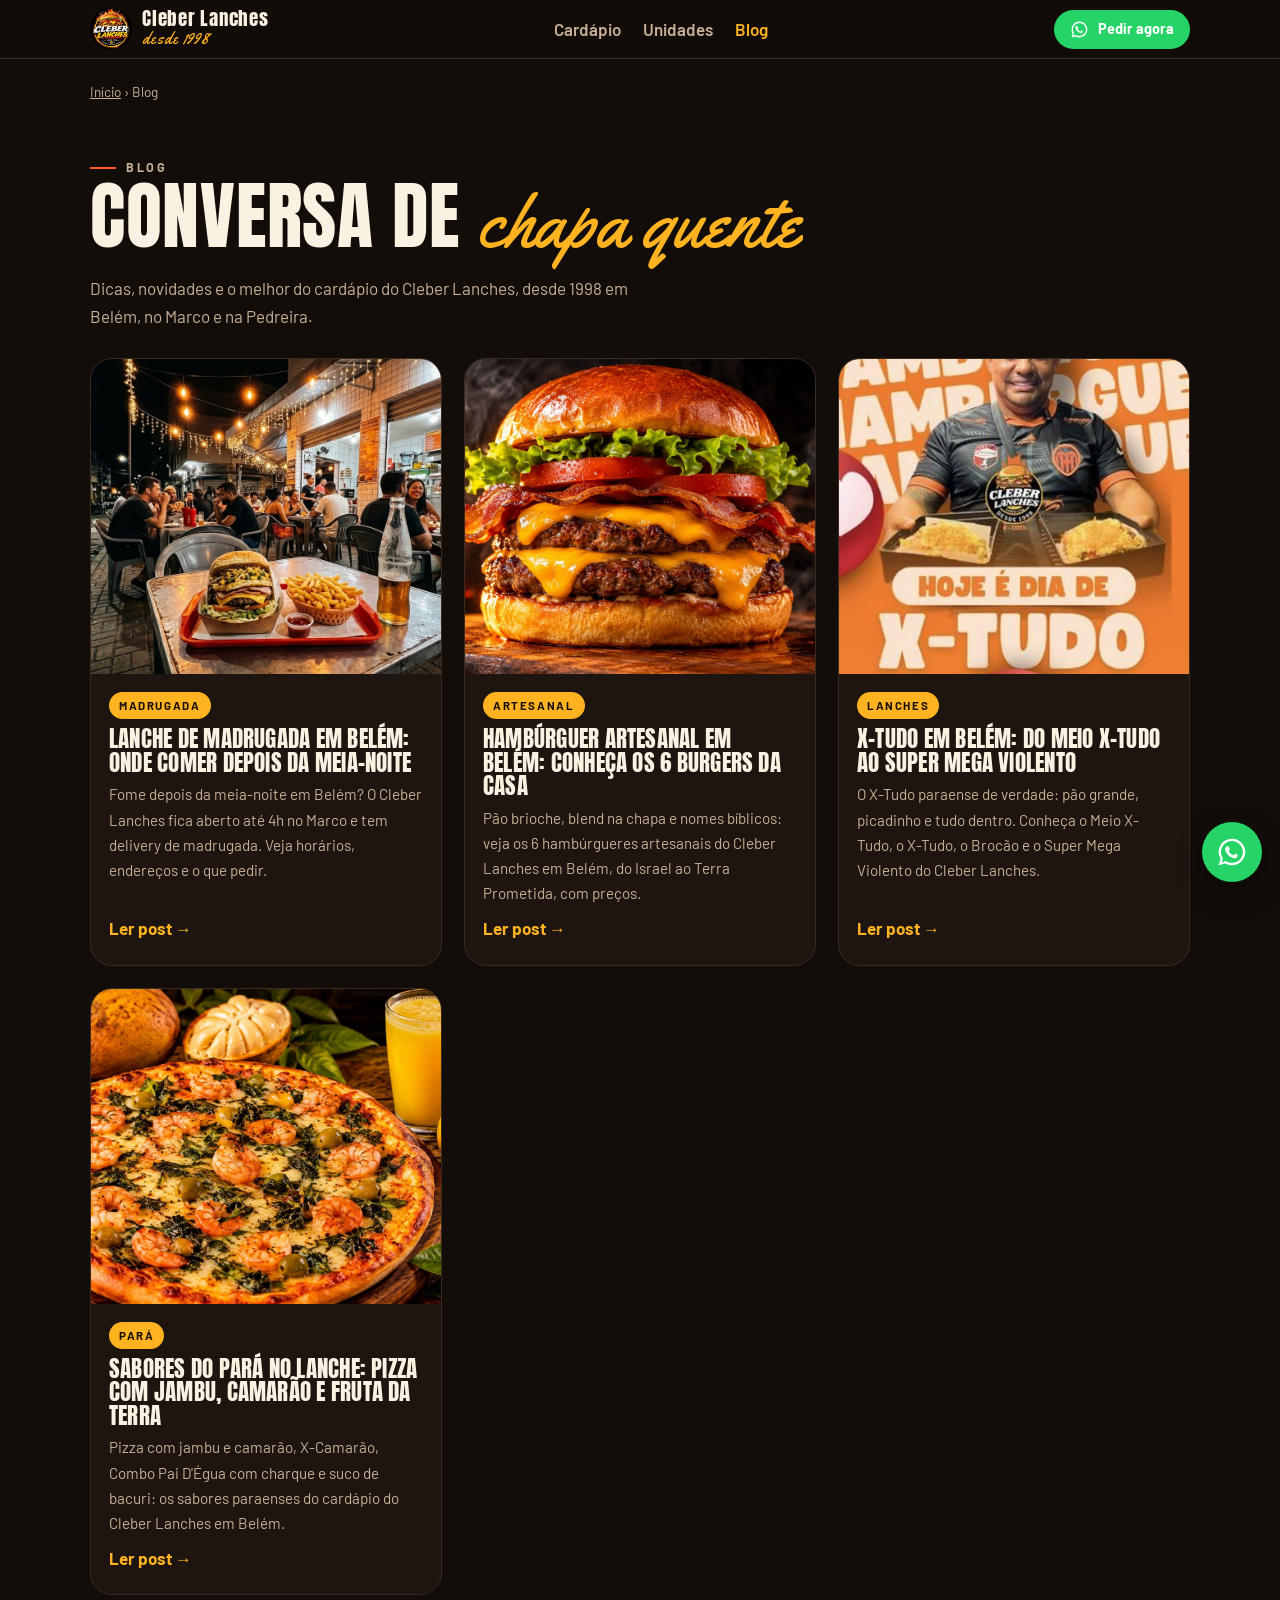
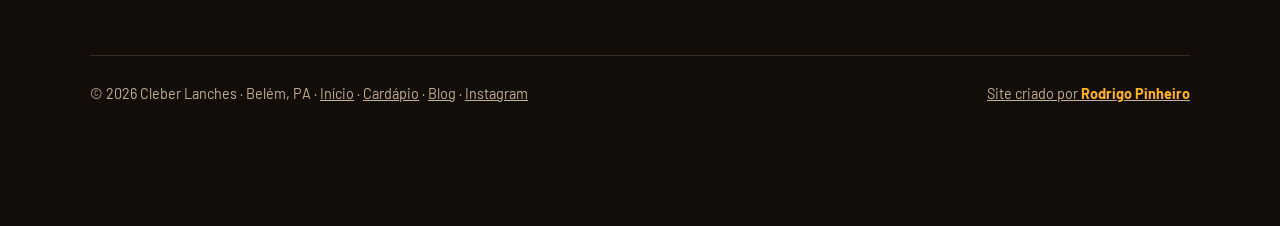
<file: blog/index.html>
<!doctype html><html lang="pt-BR"><head><meta charset="utf-8">
<script async src="https://www.googletagmanager.com/gtag/js?id=G-GJYD3EK0C2"></script>
<script>window.dataLayer=window.dataLayer||[];function gtag(){dataLayer.push(arguments);}gtag('js',new Date());gtag('config','G-GJYD3EK0C2');
document.addEventListener('click',function(e){var a=e.target.closest&&e.target.closest('a[href]');if(!a)return;var u=a.href;
if(/wa\.me\/5591982699855/.test(u)){gtag('event','clique_whatsapp_pedido',{texto:'blog: '+(a.textContent||'').trim().slice(0,50)});}
else if(/wa\.me\/5591991198584/.test(u)){gtag('event','clique_criador_site');}
else if(/google\.[^/]+\/maps/.test(u)){gtag('event','clique_como_chegar');}
else if(/instagram\.com/.test(u)){gtag('event','clique_instagram');}},true);</script>
<meta name="viewport" content="width=device-width,initial-scale=1,viewport-fit=cover"><meta name="theme-color" content="#130d0a">
<title>Blog do Cleber Lanches · Lanches, hambúrguer e sabores de Belém</title>
<meta name="description" content="Dicas de lanche de madrugada, hambúrguer artesanal, X-Tudo e sabores do Pará no blog do Cleber Lanches, desde 1998 em Belém.">
<meta name="keywords" content="blog Cleber Lanches, lanche Belém, hambúrguer Belém, lanche de madrugada Belém">
<meta name="robots" content="index,follow,max-image-preview:large">
<link rel="canonical" href="https://www.cleberlanches.com.br/blog/">
<link rel="icon" type="image/png" href="/favicon.png"><link rel="apple-touch-icon" href="/img/apple-touch-icon.png">
<meta property="og:type" content="website"><meta property="og:locale" content="pt_BR"><meta property="og:site_name" content="Cleber Lanches">
<meta property="og:title" content="Blog do Cleber Lanches · Lanches, hambúrguer e sabores de Belém"><meta property="og:description" content="Dicas de lanche de madrugada, hambúrguer artesanal, X-Tudo e sabores do Pará no blog do Cleber Lanches, desde 1998 em Belém.">
<meta property="og:url" content="https://www.cleberlanches.com.br/blog/"><meta property="og:image" content="https://www.cleberlanches.com.br/img/blog-madrugada.jpg">
<meta name="twitter:card" content="summary_large_image">
<link rel="preconnect" href="https://fonts.googleapis.com"><link rel="preconnect" href="https://fonts.gstatic.com" crossorigin>
<link rel="stylesheet" href="https://fonts.googleapis.com/css2?family=Anton&family=Barlow:wght@400;600;700&family=Yellowtail&display=swap">
<link rel="stylesheet" href="/blog/blog.css">
<script type="application/ld+json">{"@context": "https://schema.org", "@type": "Blog", "name": "Blog do Cleber Lanches", "url": "https://www.cleberlanches.com.br/blog/", "publisher": {"@type": "Organization", "name": "Cleber Lanches", "logo": {"@type": "ImageObject", "url": "https://www.cleberlanches.com.br/img/logo.jpg"}}, "blogPost": [{"@type": "BlogPosting", "headline": "Lanche de madrugada em Belém: onde comer depois da meia-noite", "url": "https://www.cleberlanches.com.br/blog/lanche-de-madrugada-em-belem/", "datePublished": "2026-11-12"}, {"@type": "BlogPosting", "headline": "Hambúrguer artesanal em Belém: conheça os 6 burgers da casa", "url": "https://www.cleberlanches.com.br/blog/hamburguer-artesanal-em-belem/", "datePublished": "2026-11-12"}, {"@type": "BlogPosting", "headline": "X-Tudo em Belém: do Meio X-Tudo ao Super Mega Violento", "url": "https://www.cleberlanches.com.br/blog/x-tudo-em-belem/", "datePublished": "2026-11-12"}, {"@type": "BlogPosting", "headline": "Sabores do Pará no lanche: pizza com jambu, camarão e fruta da terra", "url": "https://www.cleberlanches.com.br/blog/sabores-do-para-pizza-com-jambu/", "datePublished": "2026-11-12"}]}</script>
</head><body>
<header><div class="wrap"><a class="brand" href="/"><img src="/img/logo-pequeno.jpg" width="160" height="160" alt=""><span>Cleber Lanches<small>desde 1998</small></span></a>
<nav class="top" aria-label="Seções"><a href="/#cardapio">Cardápio</a><a href="/#unidades">Unidades</a><a href="/blog/" aria-current="page">Blog</a></nav>
<a class="btn small wa" href="https://wa.me/5591982699855?text=Ol%C3%A1%21%20Vim%20pelo%20blog%20do%20Cleber%20Lanches%20e%20quero%20fazer%20um%20pedido." target="_blank" rel="noopener"><svg viewBox="0 0 24 24" aria-hidden="true" fill="currentColor"><path d="M12 2a10 10 0 0 0-8.6 15.1L2 22l5-1.3A10 10 0 1 0 12 2zm0 18.2c-1.5 0-3-.4-4.3-1.2l-.3-.2-3 .8.8-2.9-.2-.3A8.2 8.2 0 1 1 12 20.2zm4.5-6.1c-.2-.1-1.5-.7-1.7-.8-.2-.1-.4-.1-.6.1l-.8 1c-.1.2-.3.2-.5.1-1.4-.7-2.5-1.6-3.3-2.9-.2-.4.2-.4.7-1.3.1-.2 0-.3 0-.4l-.8-1.8c-.2-.5-.4-.4-.6-.4h-.5c-.2 0-.5.1-.7.3-.8.8-1 1.9-.6 3.1.6 1.6 1.7 3 3.1 4.1 1.5 1.1 2.9 1.5 3.8 1.5.8 0 1.6-.5 2-1.2.2-.5.2-1 .1-1.1-.1-.1-.3-.2-.6-.3z"/></svg>Pedir agora</a></div></header>
<main class="wrap"><p class="crumbs"><a href="/">Início</a> › Blog</p>
<div class="bhead"><p class="eyebrow">Blog</p><h1>Conversa de <span class="s">chapa quente</span></h1>
<p>Dicas, novidades e o melhor do cardápio do Cleber Lanches, desde 1998 em Belém, no Marco e na Pedreira.</p></div>
<div class="grid"><a class="card" href="/blog/lanche-de-madrugada-em-belem/"><img src="/img/blog-madrugada.jpg" alt="Lanche com batata frita e cerveja em mesa na calçada à noite em Belém" loading="lazy" width="420" height="315"><div class="t"><span class="tag">Madrugada</span><h2>Lanche de madrugada em Belém: onde comer depois da meia-noite</h2><p>Fome depois da meia-noite em Belém? O Cleber Lanches fica aberto até 4h no Marco e tem delivery de madrugada. Veja horários, endereços e o que pedir.</p><span class="more">Ler post →</span></div></a><a class="card" href="/blog/hamburguer-artesanal-em-belem/"><img src="/img/blog-hamburguer-artesanal.jpg" alt="Hambúrguer artesanal no pão brioche com 2 blends, cheddar e bacon" loading="lazy" width="420" height="315"><div class="t"><span class="tag">Artesanal</span><h2>Hambúrguer artesanal em Belém: conheça os 6 burgers da casa</h2><p>Pão brioche, blend na chapa e nomes bíblicos: veja os 6 hambúrgueres artesanais do Cleber Lanches em Belém, do Israel ao Terra Prometida, com preços.</p><span class="more">Ler post →</span></div></a><a class="card" href="/blog/x-tudo-em-belem/"><img src="/img/foto-04.jpg" alt="Cleber segurando X-Tudo, hoje é dia de X-Tudo" loading="lazy" width="420" height="315"><div class="t"><span class="tag">Lanches</span><h2>X-Tudo em Belém: do Meio X-Tudo ao Super Mega Violento</h2><p>O X-Tudo paraense de verdade: pão grande, picadinho e tudo dentro. Conheça o Meio X-Tudo, o X-Tudo, o Brocão e o Super Mega Violento do Cleber Lanches.</p><span class="more">Ler post →</span></div></a><a class="card" href="/blog/sabores-do-para-pizza-com-jambu/"><img src="/img/blog-pizza-jambu.jpg" alt="Pizza com jambu e camarão e suco de bacuri" loading="lazy" width="420" height="315"><div class="t"><span class="tag">Pará</span><h2>Sabores do Pará no lanche: pizza com jambu, camarão e fruta da terra</h2><p>Pizza com jambu e camarão, X-Camarão, Combo Pai D&#x27;Égua com charque e suco de bacuri: os sabores paraenses do cardápio do Cleber Lanches em Belém.</p><span class="more">Ler post →</span></div></a></div></main><footer class="wrap"><span>© 2026 Cleber Lanches · Belém, PA · <a href="/">Início</a> · <a href="/#cardapio">Cardápio</a> · <a href="/blog/">Blog</a> · <a href="https://www.instagram.com/cleberlanchess?psln=OGtlM3A2dGRmdnAw" target="_blank" rel="noopener">Instagram</a></span>
<a href="https://wa.me/5591991198584?text=Ol%C3%A1%21%20Vim%20atrav%C3%A9s%20do%20site%20do%20Cleb%C3%A3o%2C%20do%20Cleber%20Lanches%2C%20e%20gostaria%20de%20fazer%20um%20or%C3%A7amento." target="_blank" rel="noopener">Site criado por <b>Rodrigo Pinheiro</b></a></footer>
<a class="fab" href="https://wa.me/5591982699855?text=Ol%C3%A1%21%20Vim%20pelo%20blog%20do%20Cleber%20Lanches%20e%20quero%20fazer%20um%20pedido." target="_blank" rel="noopener" aria-label="Pedir pelo WhatsApp"><svg viewBox="0 0 24 24" aria-hidden="true" fill="currentColor"><path d="M12 2a10 10 0 0 0-8.6 15.1L2 22l5-1.3A10 10 0 1 0 12 2zm0 18.2c-1.5 0-3-.4-4.3-1.2l-.3-.2-3 .8.8-2.9-.2-.3A8.2 8.2 0 1 1 12 20.2zm4.5-6.1c-.2-.1-1.5-.7-1.7-.8-.2-.1-.4-.1-.6.1l-.8 1c-.1.2-.3.2-.5.1-1.4-.7-2.5-1.6-3.3-2.9-.2-.4.2-.4.7-1.3.1-.2 0-.3 0-.4l-.8-1.8c-.2-.5-.4-.4-.6-.4h-.5c-.2 0-.5.1-.7.3-.8.8-1 1.9-.6 3.1.6 1.6 1.7 3 3.1 4.1 1.5 1.1 2.9 1.5 3.8 1.5.8 0 1.6-.5 2-1.2.2-.5.2-1 .1-1.1-.1-.1-.3-.2-.6-.3z"/></svg></a>
</body></html>
</file>
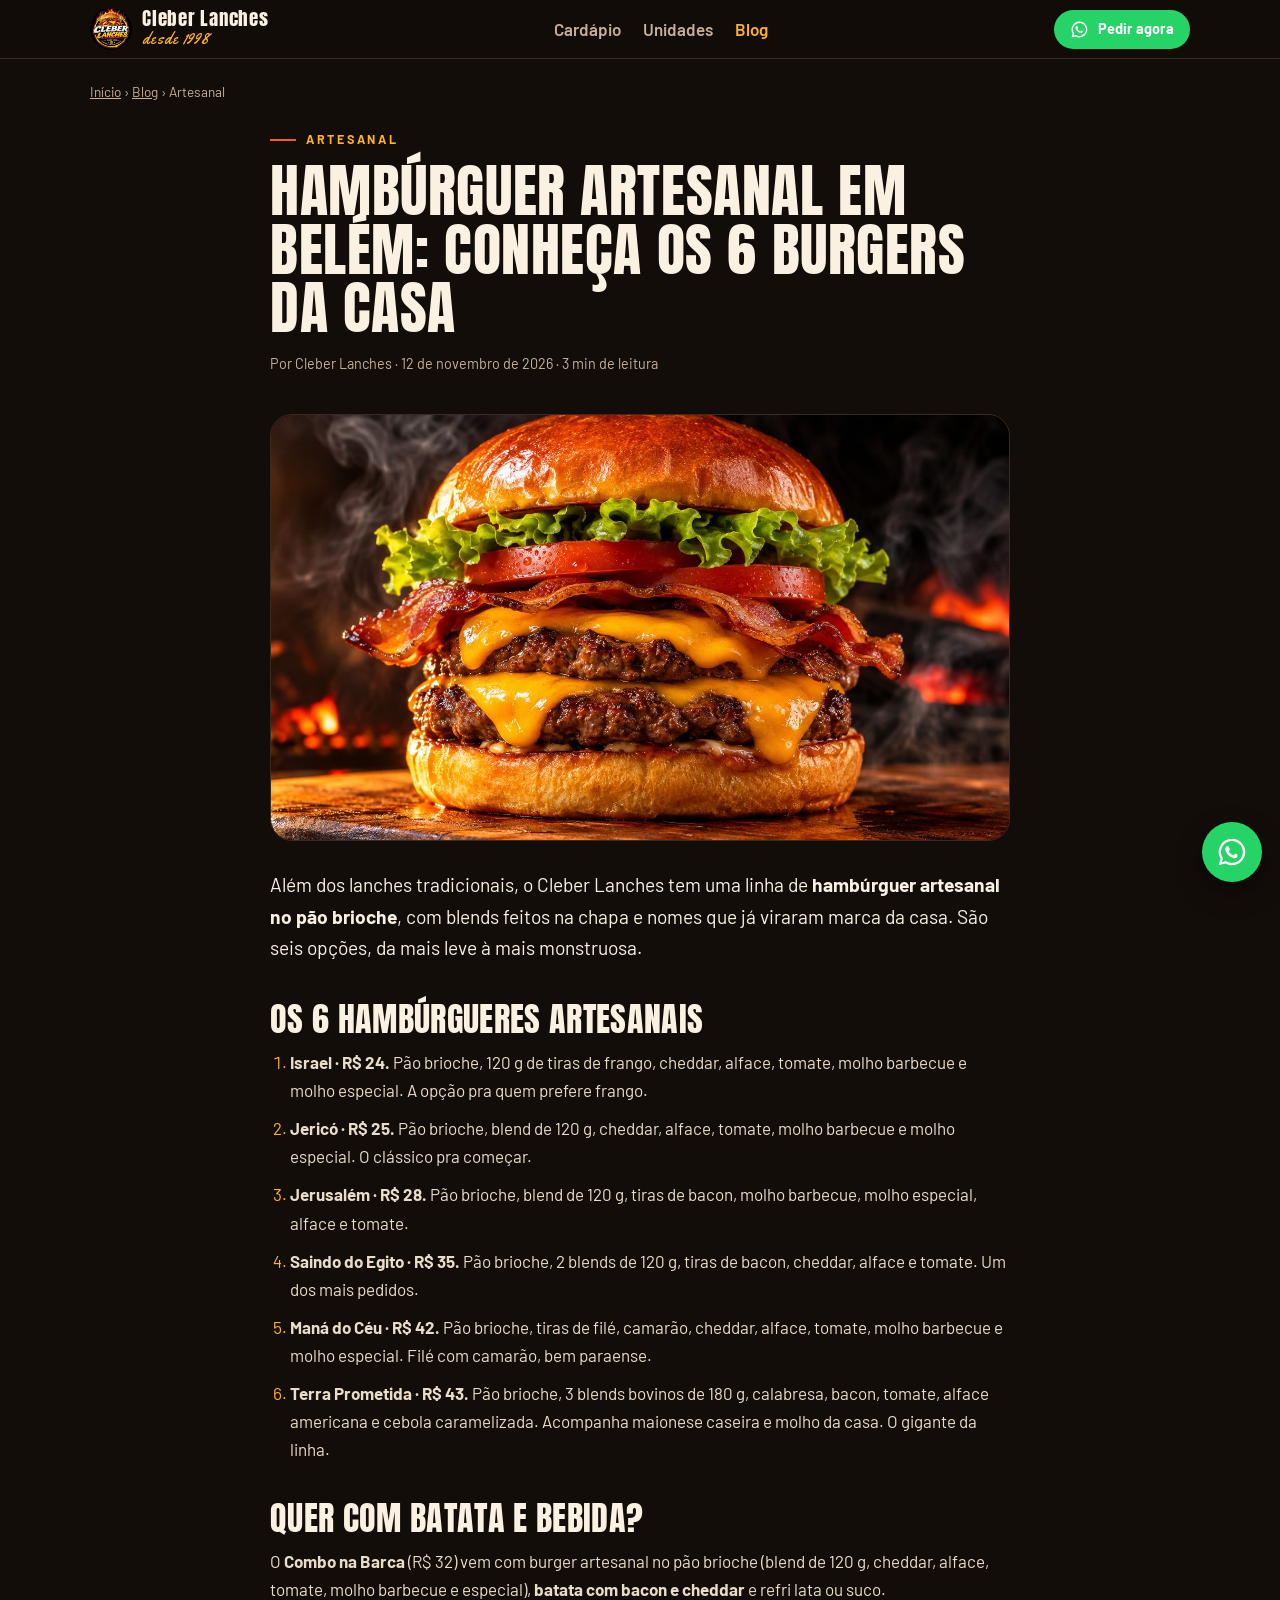
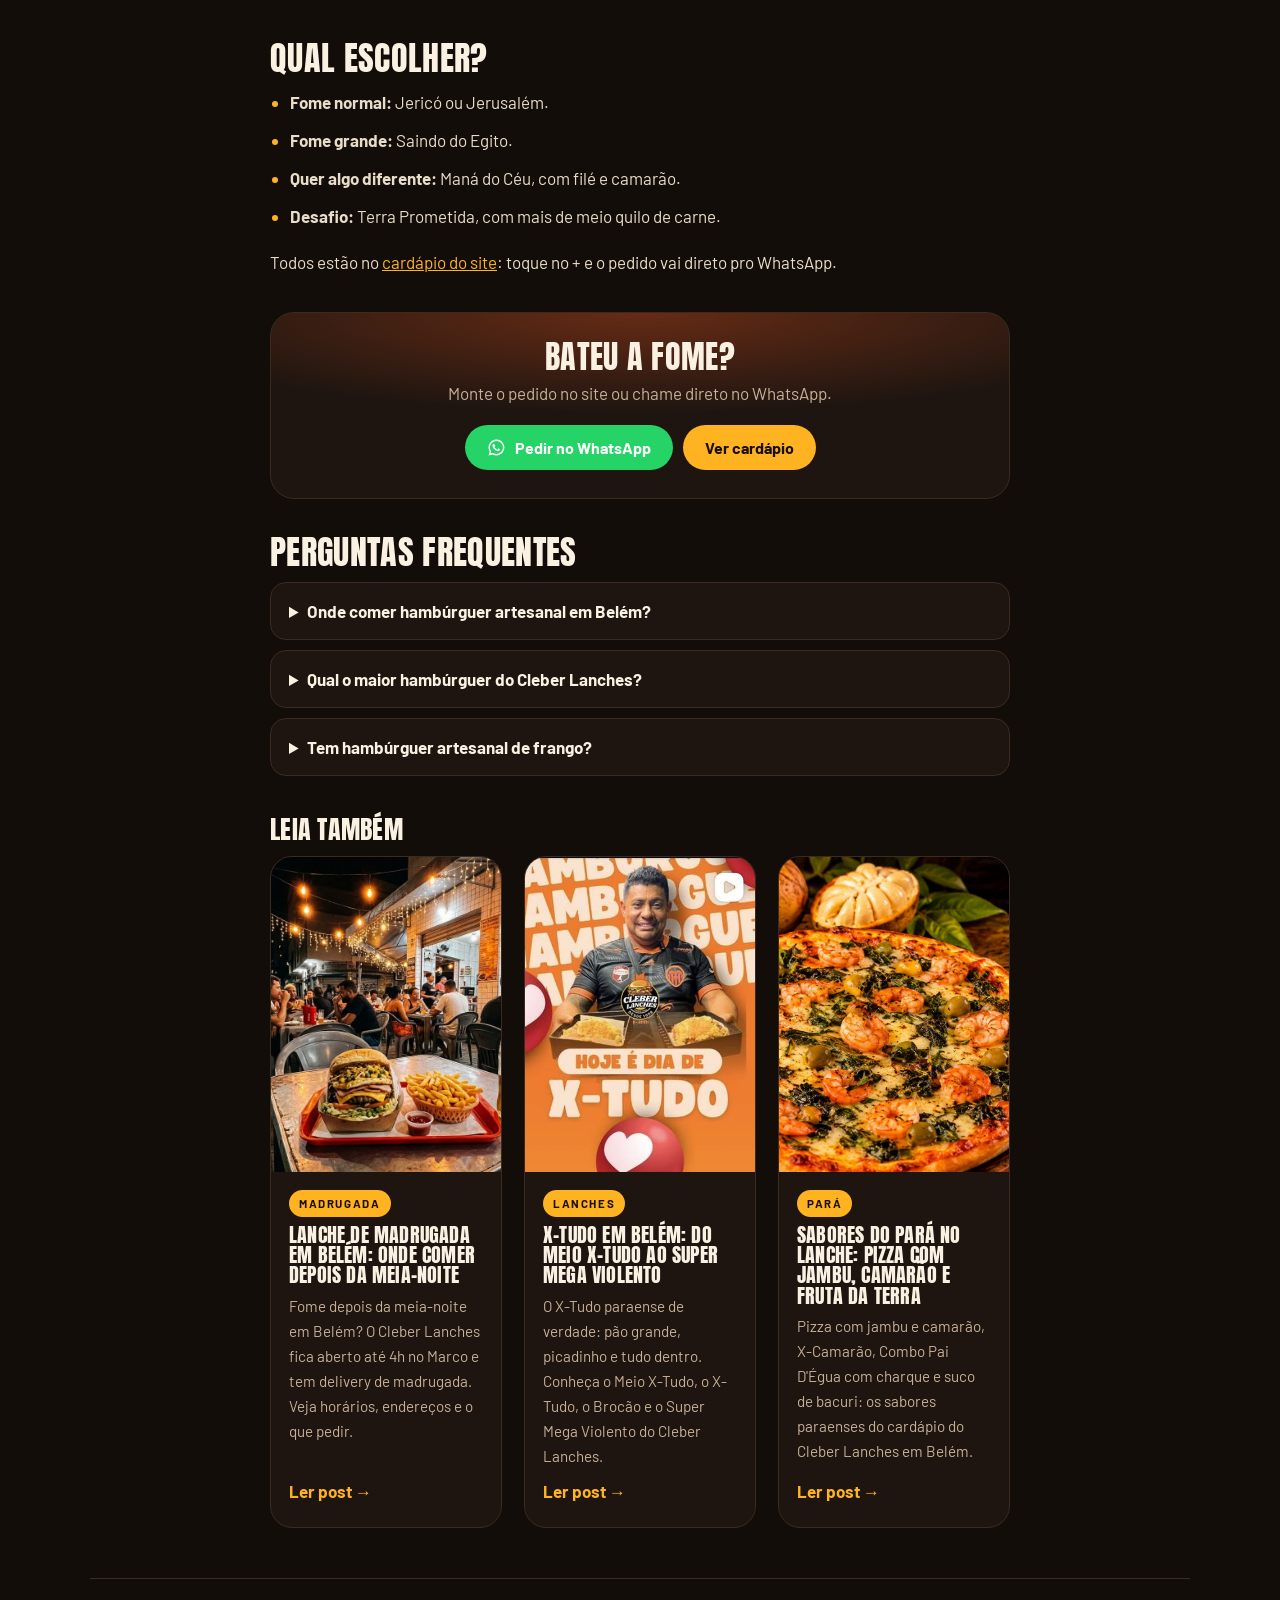
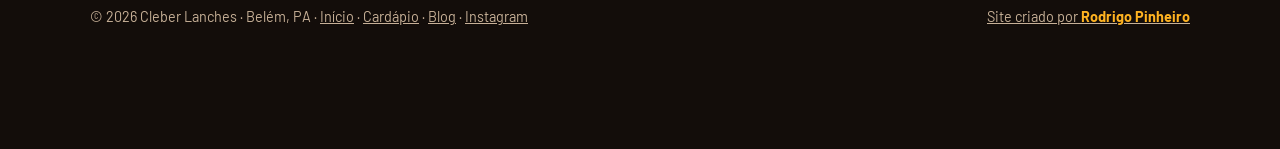
<file: blog/hamburguer-artesanal-em-belem/index.html>
<!doctype html><html lang="pt-BR"><head><meta charset="utf-8">
<script async src="https://www.googletagmanager.com/gtag/js?id=G-GJYD3EK0C2"></script>
<script>window.dataLayer=window.dataLayer||[];function gtag(){dataLayer.push(arguments);}gtag('js',new Date());gtag('config','G-GJYD3EK0C2');
document.addEventListener('click',function(e){var a=e.target.closest&&e.target.closest('a[href]');if(!a)return;var u=a.href;
if(/wa\.me\/5591982699855/.test(u)){gtag('event','clique_whatsapp_pedido',{texto:'blog: '+(a.textContent||'').trim().slice(0,50)});}
else if(/wa\.me\/5591991198584/.test(u)){gtag('event','clique_criador_site');}
else if(/google\.[^/]+\/maps/.test(u)){gtag('event','clique_como_chegar');}
else if(/instagram\.com/.test(u)){gtag('event','clique_instagram');}},true);</script>
<meta name="viewport" content="width=device-width,initial-scale=1,viewport-fit=cover"><meta name="theme-color" content="#130d0a">
<title>Hambúrguer artesanal em Belém: os 6 burgers do Cleber Lanches | Cleber Lanches</title>
<meta name="description" content="Pão brioche, blend na chapa e nomes bíblicos: veja os 6 hambúrgueres artesanais do Cleber Lanches em Belém, do Israel ao Terra Prometida, com preços.">
<meta name="keywords" content="hambúrguer artesanal Belém, melhor hambúrguer Belém, burger artesanal Marco Belém, hamburgueria Pedreira">
<meta name="robots" content="index,follow,max-image-preview:large">
<link rel="canonical" href="https://www.cleberlanches.com.br/blog/hamburguer-artesanal-em-belem/">
<link rel="icon" type="image/png" href="/favicon.png"><link rel="apple-touch-icon" href="/img/apple-touch-icon.png">
<meta property="og:type" content="article"><meta property="og:locale" content="pt_BR"><meta property="og:site_name" content="Cleber Lanches">
<meta property="og:title" content="Hambúrguer artesanal em Belém: os 6 burgers do Cleber Lanches | Cleber Lanches"><meta property="og:description" content="Pão brioche, blend na chapa e nomes bíblicos: veja os 6 hambúrgueres artesanais do Cleber Lanches em Belém, do Israel ao Terra Prometida, com preços.">
<meta property="og:url" content="https://www.cleberlanches.com.br/blog/hamburguer-artesanal-em-belem/"><meta property="og:image" content="https://www.cleberlanches.com.br/img/blog-hamburguer-artesanal.jpg">
<meta name="twitter:card" content="summary_large_image">
<link rel="preconnect" href="https://fonts.googleapis.com"><link rel="preconnect" href="https://fonts.gstatic.com" crossorigin>
<link rel="stylesheet" href="https://fonts.googleapis.com/css2?family=Anton&family=Barlow:wght@400;600;700&family=Yellowtail&display=swap">
<link rel="stylesheet" href="/blog/blog.css">
<script type="application/ld+json">{"@context": "https://schema.org", "@graph": [{"@type": "BlogPosting", "headline": "Hambúrguer artesanal em Belém: conheça os 6 burgers da casa", "description": "Pão brioche, blend na chapa e nomes bíblicos: veja os 6 hambúrgueres artesanais do Cleber Lanches em Belém, do Israel ao Terra Prometida, com preços.", "image": "https://www.cleberlanches.com.br/img/blog-hamburguer-artesanal.jpg", "datePublished": "2026-11-12", "dateModified": "2026-11-12", "author": {"@type": "Organization", "name": "Cleber Lanches", "logo": {"@type": "ImageObject", "url": "https://www.cleberlanches.com.br/img/logo.jpg"}}, "publisher": {"@type": "Organization", "name": "Cleber Lanches", "logo": {"@type": "ImageObject", "url": "https://www.cleberlanches.com.br/img/logo.jpg"}}, "mainEntityOfPage": "https://www.cleberlanches.com.br/blog/hamburguer-artesanal-em-belem/", "inLanguage": "pt-BR", "keywords": "hambúrguer artesanal Belém, melhor hambúrguer Belém, burger artesanal Marco Belém, hamburgueria Pedreira"}, {"@type": "BreadcrumbList", "itemListElement": [{"@type": "ListItem", "position": 1, "name": "Início", "item": "https://www.cleberlanches.com.br/"}, {"@type": "ListItem", "position": 2, "name": "Blog", "item": "https://www.cleberlanches.com.br/blog/"}, {"@type": "ListItem", "position": 3, "name": "Hambúrguer artesanal em Belém: conheça os 6 burgers da casa", "item": "https://www.cleberlanches.com.br/blog/hamburguer-artesanal-em-belem/"}]}, {"@type": "FAQPage", "mainEntity": [{"@type": "Question", "name": "Onde comer hambúrguer artesanal em Belém?", "acceptedAnswer": {"@type": "Answer", "text": "O Cleber Lanches tem 6 hambúrgueres artesanais no pão brioche, nas unidades Marco e Pedreira, com delivery."}}, {"@type": "Question", "name": "Qual o maior hambúrguer do Cleber Lanches?", "acceptedAnswer": {"@type": "Answer", "text": "O Terra Prometida, com 3 blends bovinos de 180 g, calabresa, bacon e cebola caramelizada, por R$ 43."}}, {"@type": "Question", "name": "Tem hambúrguer artesanal de frango?", "acceptedAnswer": {"@type": "Answer", "text": "Sim, o Israel: 120 g de tiras de frango, cheddar e molhos, por R$ 24."}}]}]}</script>
</head><body>
<header><div class="wrap"><a class="brand" href="/"><img src="/img/logo-pequeno.jpg" width="160" height="160" alt=""><span>Cleber Lanches<small>desde 1998</small></span></a>
<nav class="top" aria-label="Seções"><a href="/#cardapio">Cardápio</a><a href="/#unidades">Unidades</a><a href="/blog/" aria-current="page">Blog</a></nav>
<a class="btn small wa" href="https://wa.me/5591982699855?text=Ol%C3%A1%21%20Vim%20pelo%20blog%20do%20Cleber%20Lanches%20e%20quero%20fazer%20um%20pedido." target="_blank" rel="noopener"><svg viewBox="0 0 24 24" aria-hidden="true" fill="currentColor"><path d="M12 2a10 10 0 0 0-8.6 15.1L2 22l5-1.3A10 10 0 1 0 12 2zm0 18.2c-1.5 0-3-.4-4.3-1.2l-.3-.2-3 .8.8-2.9-.2-.3A8.2 8.2 0 1 1 12 20.2zm4.5-6.1c-.2-.1-1.5-.7-1.7-.8-.2-.1-.4-.1-.6.1l-.8 1c-.1.2-.3.2-.5.1-1.4-.7-2.5-1.6-3.3-2.9-.2-.4.2-.4.7-1.3.1-.2 0-.3 0-.4l-.8-1.8c-.2-.5-.4-.4-.6-.4h-.5c-.2 0-.5.1-.7.3-.8.8-1 1.9-.6 3.1.6 1.6 1.7 3 3.1 4.1 1.5 1.1 2.9 1.5 3.8 1.5.8 0 1.6-.5 2-1.2.2-.5.2-1 .1-1.1-.1-.1-.3-.2-.6-.3z"/></svg>Pedir agora</a></div></header>
<main class="wrap"><p class="crumbs"><a href="/">Início</a> › <a href="/blog/">Blog</a> › Artesanal</p>
<article><div class="ahead"><p class="eyebrow">Artesanal</p><h1>Hambúrguer artesanal em Belém: conheça os 6 burgers da casa</h1>
<p class="meta">Por Cleber Lanches · <time datetime="2026-11-12">12 de novembro de 2026</time> · 3 min de leitura</p></div>
<figure class="cover" style="margin:0 0 28px"><img src="/img/blog-hamburguer-artesanal.jpg" alt="Hambúrguer artesanal no pão brioche com 2 blends, cheddar e bacon" width="680" height="425"></figure>

<p class="lead">Além dos lanches tradicionais, o Cleber Lanches tem uma linha de <strong>hambúrguer artesanal no pão brioche</strong>, com blends feitos na chapa e nomes que já viraram marca da casa. São seis opções, da mais leve à mais monstruosa.</p>
<h2>Os 6 hambúrgueres artesanais</h2>
<ol class="rank">
<li><strong>Israel · R$ 24.</strong> Pão brioche, 120 g de tiras de frango, cheddar, alface, tomate, molho barbecue e molho especial. A opção pra quem prefere frango.</li>
<li><strong>Jericó · R$ 25.</strong> Pão brioche, blend de 120 g, cheddar, alface, tomate, molho barbecue e molho especial. O clássico pra começar.</li>
<li><strong>Jerusalém · R$ 28.</strong> Pão brioche, blend de 120 g, tiras de bacon, molho barbecue, molho especial, alface e tomate.</li>
<li><strong>Saindo do Egito · R$ 35.</strong> Pão brioche, 2 blends de 120 g, tiras de bacon, cheddar, alface e tomate. Um dos mais pedidos.</li>
<li><strong>Maná do Céu · R$ 42.</strong> Pão brioche, tiras de filé, camarão, cheddar, alface, tomate, molho barbecue e molho especial. Filé com camarão, bem paraense.</li>
<li><strong>Terra Prometida · R$ 43.</strong> Pão brioche, 3 blends bovinos de 180 g, calabresa, bacon, tomate, alface americana e cebola caramelizada. Acompanha maionese caseira e molho da casa. O gigante da linha.</li>
</ol>
<h2>Quer com batata e bebida?</h2>
<p>O <strong>Combo na Barca</strong> (R$ 32) vem com burger artesanal no pão brioche (blend de 120 g, cheddar, alface, tomate, molho barbecue e especial), <strong>batata com bacon e cheddar</strong> e refri lata ou suco.</p>
<h2>Qual escolher?</h2>
<ul>
<li><strong>Fome normal:</strong> Jericó ou Jerusalém.</li>
<li><strong>Fome grande:</strong> Saindo do Egito.</li>
<li><strong>Quer algo diferente:</strong> Maná do Céu, com filé e camarão.</li>
<li><strong>Desafio:</strong> Terra Prometida, com mais de meio quilo de carne.</li>
</ul>
<p>Todos estão no <a href="/#cardapio">cardápio do site</a>: toque no + e o pedido vai direto pro WhatsApp.</p>

<div class="cta"><h2>Bateu a fome?</h2><p>Monte o pedido no site ou chame direto no WhatsApp.</p>
<div class="b"><a class="btn wa" href="https://wa.me/5591982699855?text=Ol%C3%A1%21%20Vim%20pelo%20blog%20do%20Cleber%20Lanches%20e%20quero%20fazer%20um%20pedido." target="_blank" rel="noopener"><svg viewBox="0 0 24 24" aria-hidden="true" fill="currentColor"><path d="M12 2a10 10 0 0 0-8.6 15.1L2 22l5-1.3A10 10 0 1 0 12 2zm0 18.2c-1.5 0-3-.4-4.3-1.2l-.3-.2-3 .8.8-2.9-.2-.3A8.2 8.2 0 1 1 12 20.2zm4.5-6.1c-.2-.1-1.5-.7-1.7-.8-.2-.1-.4-.1-.6.1l-.8 1c-.1.2-.3.2-.5.1-1.4-.7-2.5-1.6-3.3-2.9-.2-.4.2-.4.7-1.3.1-.2 0-.3 0-.4l-.8-1.8c-.2-.5-.4-.4-.6-.4h-.5c-.2 0-.5.1-.7.3-.8.8-1 1.9-.6 3.1.6 1.6 1.7 3 3.1 4.1 1.5 1.1 2.9 1.5 3.8 1.5.8 0 1.6-.5 2-1.2.2-.5.2-1 .1-1.1-.1-.1-.3-.2-.6-.3z"/></svg>Pedir no WhatsApp</a><a class="btn" href="/#cardapio">Ver cardápio</a></div></div>
<section class="faq"><h2>Perguntas frequentes</h2><details><summary>Onde comer hambúrguer artesanal em Belém?</summary><p>O Cleber Lanches tem 6 hambúrgueres artesanais no pão brioche, nas unidades Marco e Pedreira, com delivery.</p></details><details><summary>Qual o maior hambúrguer do Cleber Lanches?</summary><p>O Terra Prometida, com 3 blends bovinos de 180 g, calabresa, bacon e cebola caramelizada, por R$ 43.</p></details><details><summary>Tem hambúrguer artesanal de frango?</summary><p>Sim, o Israel: 120 g de tiras de frango, cheddar e molhos, por R$ 24.</p></details></section></article>
<section class="rel"><h2>Leia também</h2><div class="grid"><a class="card" href="/blog/lanche-de-madrugada-em-belem/"><img src="/img/blog-madrugada.jpg" alt="Lanche com batata frita e cerveja em mesa na calçada à noite em Belém" loading="lazy" width="420" height="315"><div class="t"><span class="tag">Madrugada</span><h3>Lanche de madrugada em Belém: onde comer depois da meia-noite</h3><p>Fome depois da meia-noite em Belém? O Cleber Lanches fica aberto até 4h no Marco e tem delivery de madrugada. Veja horários, endereços e o que pedir.</p><span class="more">Ler post →</span></div></a><a class="card" href="/blog/x-tudo-em-belem/"><img src="/img/foto-04.jpg" alt="Cleber segurando X-Tudo, hoje é dia de X-Tudo" loading="lazy" width="420" height="315"><div class="t"><span class="tag">Lanches</span><h3>X-Tudo em Belém: do Meio X-Tudo ao Super Mega Violento</h3><p>O X-Tudo paraense de verdade: pão grande, picadinho e tudo dentro. Conheça o Meio X-Tudo, o X-Tudo, o Brocão e o Super Mega Violento do Cleber Lanches.</p><span class="more">Ler post →</span></div></a><a class="card" href="/blog/sabores-do-para-pizza-com-jambu/"><img src="/img/blog-pizza-jambu.jpg" alt="Pizza com jambu e camarão e suco de bacuri" loading="lazy" width="420" height="315"><div class="t"><span class="tag">Pará</span><h3>Sabores do Pará no lanche: pizza com jambu, camarão e fruta da terra</h3><p>Pizza com jambu e camarão, X-Camarão, Combo Pai D&#x27;Égua com charque e suco de bacuri: os sabores paraenses do cardápio do Cleber Lanches em Belém.</p><span class="more">Ler post →</span></div></a></div></section></main><footer class="wrap"><span>© 2026 Cleber Lanches · Belém, PA · <a href="/">Início</a> · <a href="/#cardapio">Cardápio</a> · <a href="/blog/">Blog</a> · <a href="https://www.instagram.com/cleberlanchess?psln=OGtlM3A2dGRmdnAw" target="_blank" rel="noopener">Instagram</a></span>
<a href="https://wa.me/5591991198584?text=Ol%C3%A1%21%20Vim%20atrav%C3%A9s%20do%20site%20do%20Cleb%C3%A3o%2C%20do%20Cleber%20Lanches%2C%20e%20gostaria%20de%20fazer%20um%20or%C3%A7amento." target="_blank" rel="noopener">Site criado por <b>Rodrigo Pinheiro</b></a></footer>
<a class="fab" href="https://wa.me/5591982699855?text=Ol%C3%A1%21%20Vim%20pelo%20blog%20do%20Cleber%20Lanches%20e%20quero%20fazer%20um%20pedido." target="_blank" rel="noopener" aria-label="Pedir pelo WhatsApp"><svg viewBox="0 0 24 24" aria-hidden="true" fill="currentColor"><path d="M12 2a10 10 0 0 0-8.6 15.1L2 22l5-1.3A10 10 0 1 0 12 2zm0 18.2c-1.5 0-3-.4-4.3-1.2l-.3-.2-3 .8.8-2.9-.2-.3A8.2 8.2 0 1 1 12 20.2zm4.5-6.1c-.2-.1-1.5-.7-1.7-.8-.2-.1-.4-.1-.6.1l-.8 1c-.1.2-.3.2-.5.1-1.4-.7-2.5-1.6-3.3-2.9-.2-.4.2-.4.7-1.3.1-.2 0-.3 0-.4l-.8-1.8c-.2-.5-.4-.4-.6-.4h-.5c-.2 0-.5.1-.7.3-.8.8-1 1.9-.6 3.1.6 1.6 1.7 3 3.1 4.1 1.5 1.1 2.9 1.5 3.8 1.5.8 0 1.6-.5 2-1.2.2-.5.2-1 .1-1.1-.1-.1-.3-.2-.6-.3z"/></svg></a>
</body></html>
</file>
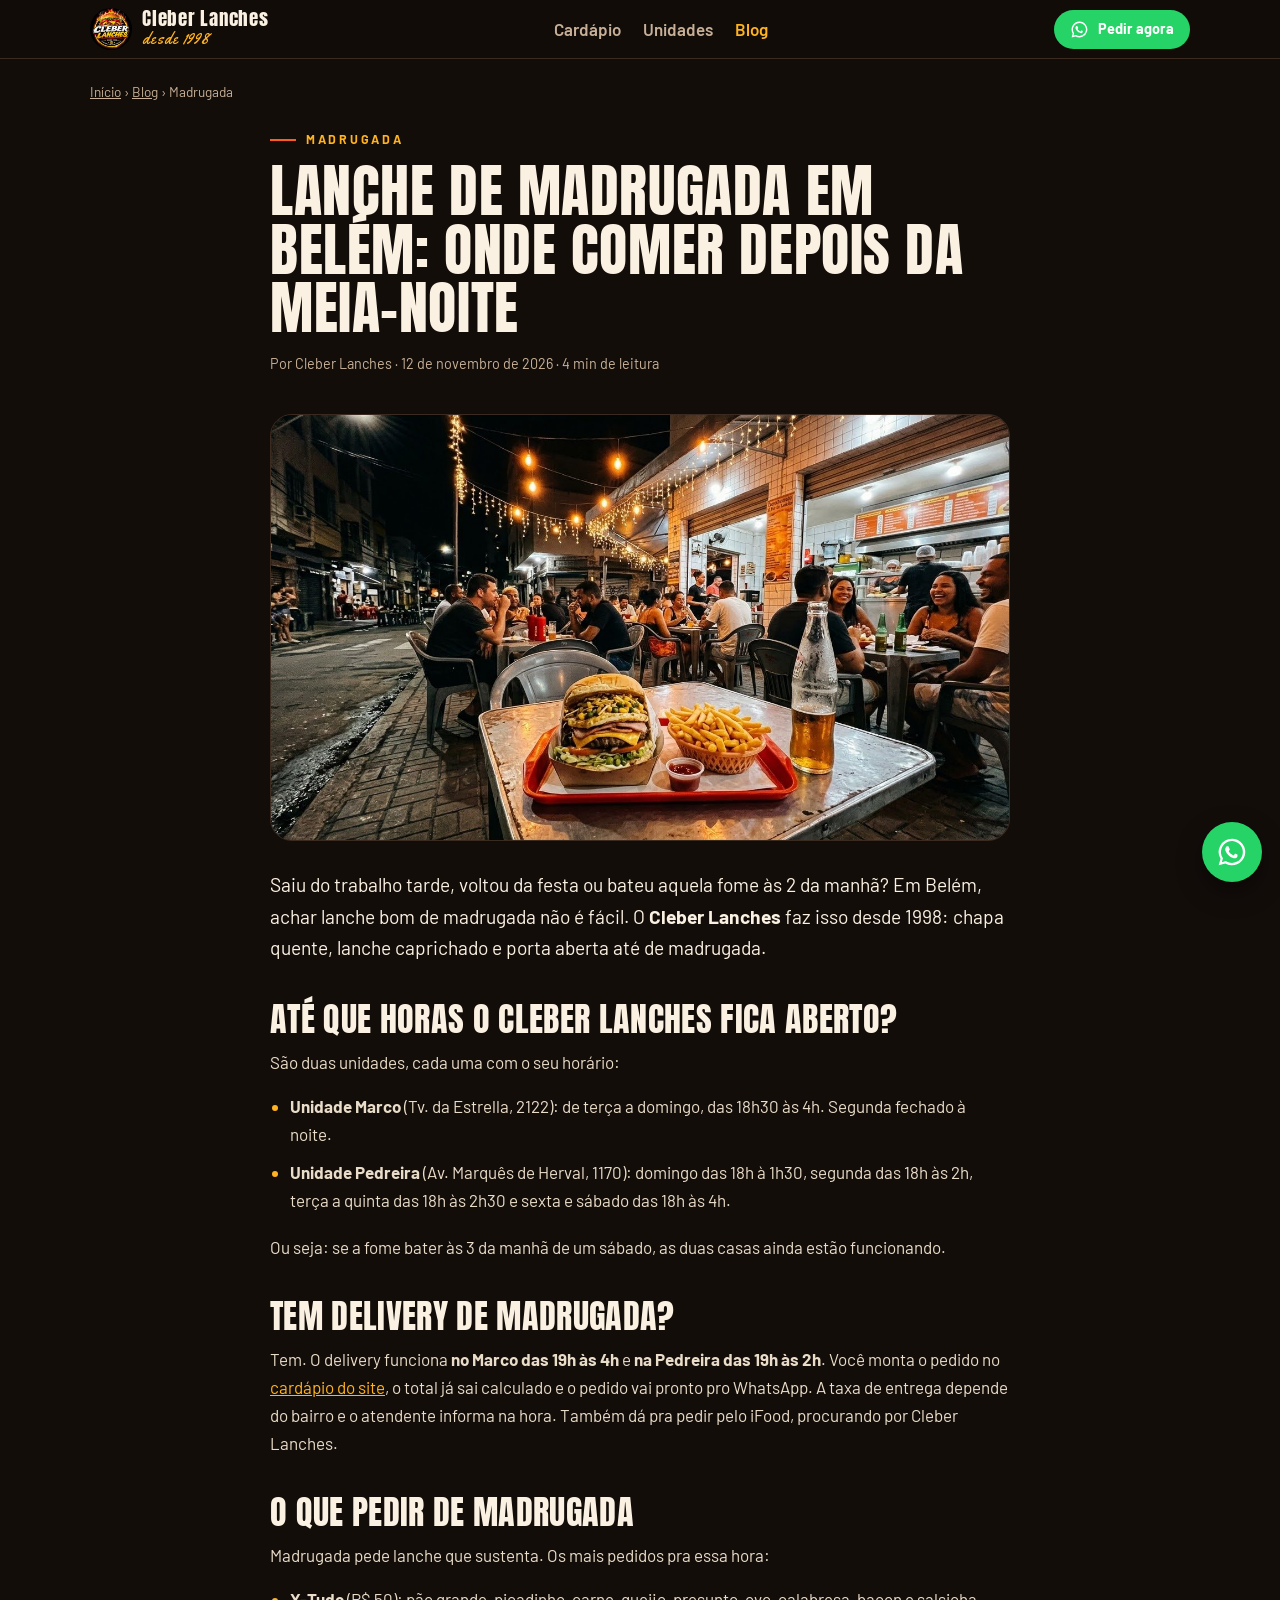
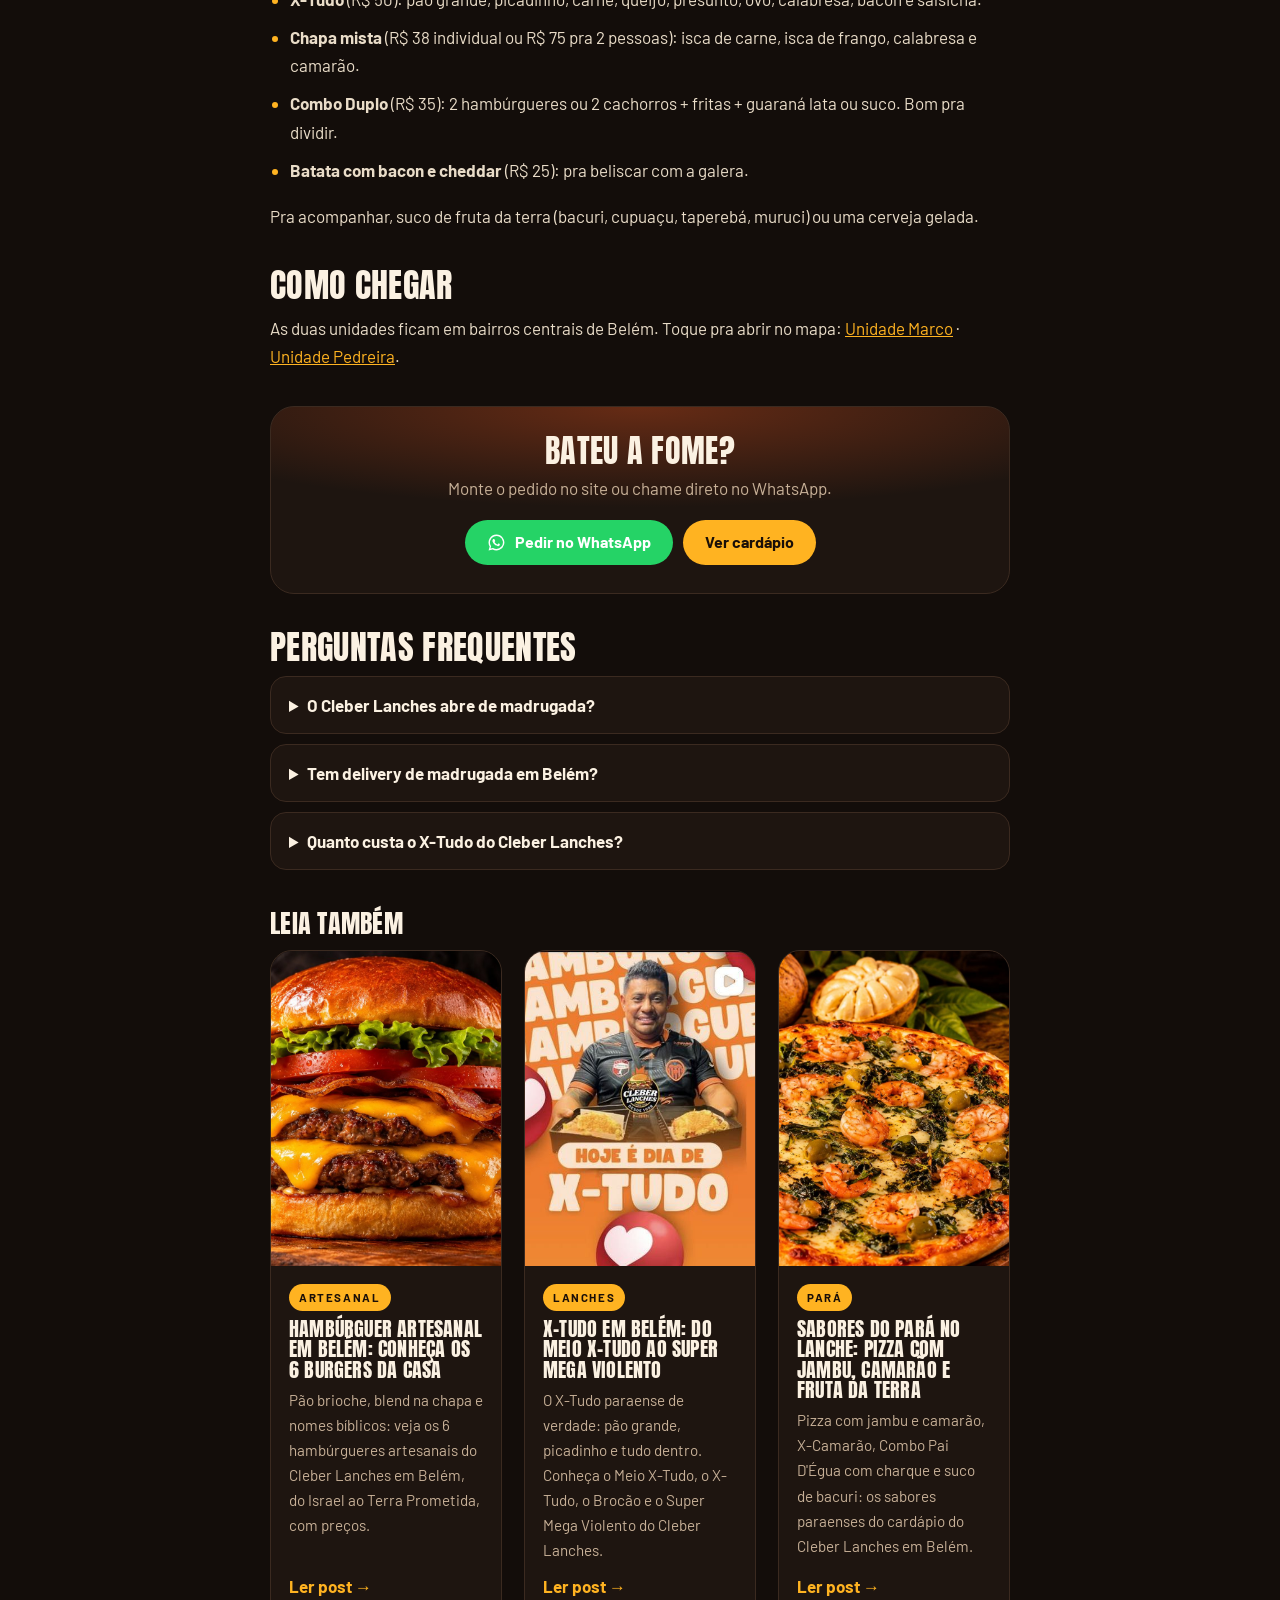
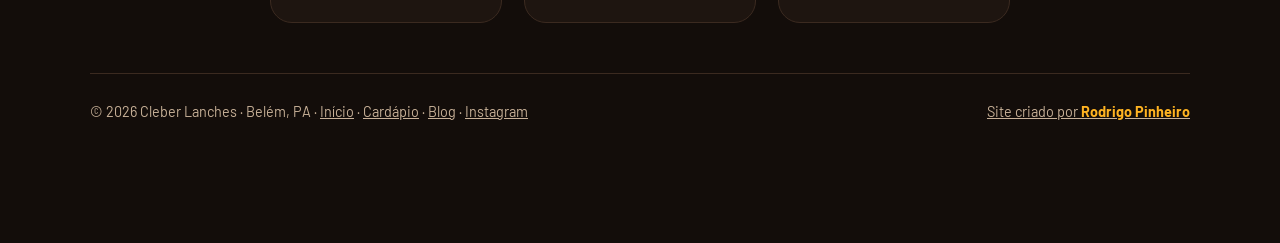
<file: blog/lanche-de-madrugada-em-belem/index.html>
<!doctype html><html lang="pt-BR"><head><meta charset="utf-8">
<script async src="https://www.googletagmanager.com/gtag/js?id=G-GJYD3EK0C2"></script>
<script>window.dataLayer=window.dataLayer||[];function gtag(){dataLayer.push(arguments);}gtag('js',new Date());gtag('config','G-GJYD3EK0C2');
document.addEventListener('click',function(e){var a=e.target.closest&&e.target.closest('a[href]');if(!a)return;var u=a.href;
if(/wa\.me\/5591982699855/.test(u)){gtag('event','clique_whatsapp_pedido',{texto:'blog: '+(a.textContent||'').trim().slice(0,50)});}
else if(/wa\.me\/5591991198584/.test(u)){gtag('event','clique_criador_site');}
else if(/google\.[^/]+\/maps/.test(u)){gtag('event','clique_como_chegar');}
else if(/instagram\.com/.test(u)){gtag('event','clique_instagram');}},true);</script>
<meta name="viewport" content="width=device-width,initial-scale=1,viewport-fit=cover"><meta name="theme-color" content="#130d0a">
<title>Lanche de madrugada em Belém: onde comer depois da meia-noite | Cleber Lanches</title>
<meta name="description" content="Fome depois da meia-noite em Belém? O Cleber Lanches fica aberto até 4h no Marco e tem delivery de madrugada. Veja horários, endereços e o que pedir.">
<meta name="keywords" content="lanche de madrugada Belém, lanchonete aberta de madrugada Belém, delivery de madrugada Belém, lanche 24 horas Belém">
<meta name="robots" content="index,follow,max-image-preview:large">
<link rel="canonical" href="https://www.cleberlanches.com.br/blog/lanche-de-madrugada-em-belem/">
<link rel="icon" type="image/png" href="/favicon.png"><link rel="apple-touch-icon" href="/img/apple-touch-icon.png">
<meta property="og:type" content="article"><meta property="og:locale" content="pt_BR"><meta property="og:site_name" content="Cleber Lanches">
<meta property="og:title" content="Lanche de madrugada em Belém: onde comer depois da meia-noite | Cleber Lanches"><meta property="og:description" content="Fome depois da meia-noite em Belém? O Cleber Lanches fica aberto até 4h no Marco e tem delivery de madrugada. Veja horários, endereços e o que pedir.">
<meta property="og:url" content="https://www.cleberlanches.com.br/blog/lanche-de-madrugada-em-belem/"><meta property="og:image" content="https://www.cleberlanches.com.br/img/blog-madrugada.jpg">
<meta name="twitter:card" content="summary_large_image">
<link rel="preconnect" href="https://fonts.googleapis.com"><link rel="preconnect" href="https://fonts.gstatic.com" crossorigin>
<link rel="stylesheet" href="https://fonts.googleapis.com/css2?family=Anton&family=Barlow:wght@400;600;700&family=Yellowtail&display=swap">
<link rel="stylesheet" href="/blog/blog.css">
<script type="application/ld+json">{"@context": "https://schema.org", "@graph": [{"@type": "BlogPosting", "headline": "Lanche de madrugada em Belém: onde comer depois da meia-noite", "description": "Fome depois da meia-noite em Belém? O Cleber Lanches fica aberto até 4h no Marco e tem delivery de madrugada. Veja horários, endereços e o que pedir.", "image": "https://www.cleberlanches.com.br/img/blog-madrugada.jpg", "datePublished": "2026-11-12", "dateModified": "2026-11-12", "author": {"@type": "Organization", "name": "Cleber Lanches", "logo": {"@type": "ImageObject", "url": "https://www.cleberlanches.com.br/img/logo.jpg"}}, "publisher": {"@type": "Organization", "name": "Cleber Lanches", "logo": {"@type": "ImageObject", "url": "https://www.cleberlanches.com.br/img/logo.jpg"}}, "mainEntityOfPage": "https://www.cleberlanches.com.br/blog/lanche-de-madrugada-em-belem/", "inLanguage": "pt-BR", "keywords": "lanche de madrugada Belém, lanchonete aberta de madrugada Belém, delivery de madrugada Belém, lanche 24 horas Belém"}, {"@type": "BreadcrumbList", "itemListElement": [{"@type": "ListItem", "position": 1, "name": "Início", "item": "https://www.cleberlanches.com.br/"}, {"@type": "ListItem", "position": 2, "name": "Blog", "item": "https://www.cleberlanches.com.br/blog/"}, {"@type": "ListItem", "position": 3, "name": "Lanche de madrugada em Belém: onde comer depois da meia-noite", "item": "https://www.cleberlanches.com.br/blog/lanche-de-madrugada-em-belem/"}]}, {"@type": "FAQPage", "mainEntity": [{"@type": "Question", "name": "O Cleber Lanches abre de madrugada?", "acceptedAnswer": {"@type": "Answer", "text": "Sim. A unidade Marco fica aberta de terça a domingo até 4h. A Pedreira vai até 4h às sextas e sábados e até 1h30 a 2h30 nos outros dias."}}, {"@type": "Question", "name": "Tem delivery de madrugada em Belém?", "acceptedAnswer": {"@type": "Answer", "text": "Sim. O delivery do Marco vai das 19h às 4h e o da Pedreira das 19h às 2h, pelo WhatsApp ou pelo iFood."}}, {"@type": "Question", "name": "Quanto custa o X-Tudo do Cleber Lanches?", "acceptedAnswer": {"@type": "Answer", "text": "O X-Tudo custa R$ 50."}}]}]}</script>
</head><body>
<header><div class="wrap"><a class="brand" href="/"><img src="/img/logo-pequeno.jpg" width="160" height="160" alt=""><span>Cleber Lanches<small>desde 1998</small></span></a>
<nav class="top" aria-label="Seções"><a href="/#cardapio">Cardápio</a><a href="/#unidades">Unidades</a><a href="/blog/" aria-current="page">Blog</a></nav>
<a class="btn small wa" href="https://wa.me/5591982699855?text=Ol%C3%A1%21%20Vim%20pelo%20blog%20do%20Cleber%20Lanches%20e%20quero%20fazer%20um%20pedido." target="_blank" rel="noopener"><svg viewBox="0 0 24 24" aria-hidden="true" fill="currentColor"><path d="M12 2a10 10 0 0 0-8.6 15.1L2 22l5-1.3A10 10 0 1 0 12 2zm0 18.2c-1.5 0-3-.4-4.3-1.2l-.3-.2-3 .8.8-2.9-.2-.3A8.2 8.2 0 1 1 12 20.2zm4.5-6.1c-.2-.1-1.5-.7-1.7-.8-.2-.1-.4-.1-.6.1l-.8 1c-.1.2-.3.2-.5.1-1.4-.7-2.5-1.6-3.3-2.9-.2-.4.2-.4.7-1.3.1-.2 0-.3 0-.4l-.8-1.8c-.2-.5-.4-.4-.6-.4h-.5c-.2 0-.5.1-.7.3-.8.8-1 1.9-.6 3.1.6 1.6 1.7 3 3.1 4.1 1.5 1.1 2.9 1.5 3.8 1.5.8 0 1.6-.5 2-1.2.2-.5.2-1 .1-1.1-.1-.1-.3-.2-.6-.3z"/></svg>Pedir agora</a></div></header>
<main class="wrap"><p class="crumbs"><a href="/">Início</a> › <a href="/blog/">Blog</a> › Madrugada</p>
<article><div class="ahead"><p class="eyebrow">Madrugada</p><h1>Lanche de madrugada em Belém: onde comer depois da meia-noite</h1>
<p class="meta">Por Cleber Lanches · <time datetime="2026-11-12">12 de novembro de 2026</time> · 4 min de leitura</p></div>
<figure class="cover" style="margin:0 0 28px"><img src="/img/blog-madrugada.jpg" alt="Lanche com batata frita e cerveja em mesa na calçada à noite em Belém" width="680" height="425"></figure>

<p class="lead">Saiu do trabalho tarde, voltou da festa ou bateu aquela fome às 2 da manhã? Em Belém, achar lanche bom de madrugada não é fácil. O <strong>Cleber Lanches</strong> faz isso desde 1998: chapa quente, lanche caprichado e porta aberta até de madrugada.</p>
<h2>Até que horas o Cleber Lanches fica aberto?</h2>
<p>São duas unidades, cada uma com o seu horário:</p>
<ul>
<li><strong>Unidade Marco</strong> (Tv. da Estrella, 2122): de terça a domingo, das 18h30 às 4h. Segunda fechado à noite.</li>
<li><strong>Unidade Pedreira</strong> (Av. Marquês de Herval, 1170): domingo das 18h à 1h30, segunda das 18h às 2h, terça a quinta das 18h às 2h30 e sexta e sábado das 18h às 4h.</li>
</ul>
<p>Ou seja: se a fome bater às 3 da manhã de um sábado, as duas casas ainda estão funcionando.</p>
<h2>Tem delivery de madrugada?</h2>
<p>Tem. O delivery funciona <strong>no Marco das 19h às 4h</strong> e <strong>na Pedreira das 19h às 2h</strong>. Você monta o pedido no <a href="/#cardapio">cardápio do site</a>, o total já sai calculado e o pedido vai pronto pro WhatsApp. A taxa de entrega depende do bairro e o atendente informa na hora. Também dá pra pedir pelo iFood, procurando por Cleber Lanches.</p>
<h2>O que pedir de madrugada</h2>
<p>Madrugada pede lanche que sustenta. Os mais pedidos pra essa hora:</p>
<ul>
<li><strong>X-Tudo</strong> (R$ 50): pão grande, picadinho, carne, queijo, presunto, ovo, calabresa, bacon e salsicha.</li>
<li><strong>Chapa mista</strong> (R$ 38 individual ou R$ 75 pra 2 pessoas): isca de carne, isca de frango, calabresa e camarão.</li>
<li><strong>Combo Duplo</strong> (R$ 35): 2 hambúrgueres ou 2 cachorros + fritas + guaraná lata ou suco. Bom pra dividir.</li>
<li><strong>Batata com bacon e cheddar</strong> (R$ 25): pra beliscar com a galera.</li>
</ul>
<p>Pra acompanhar, suco de fruta da terra (bacuri, cupuaçu, taperebá, muruci) ou uma cerveja gelada.</p>
<h2>Como chegar</h2>
<p>As duas unidades ficam em bairros centrais de Belém. Toque pra abrir no mapa: <a href="https://www.google.com/maps/search/?api=1&query=Tv.%20da%20Estrella%2C%202122%20-%20Marco%2C%20Bel%C3%A9m%20-%20PA%2C%2066080-009" target="_blank" rel="noopener">Unidade Marco</a> · <a href="https://www.google.com/maps/search/?api=1&query=Av.%20Marqu%C3%AAs%20de%20Herval%2C%201170%20-%20Pedreira%2C%20Bel%C3%A9m%20-%20PA%2C%2066085-314" target="_blank" rel="noopener">Unidade Pedreira</a>.</p>

<div class="cta"><h2>Bateu a fome?</h2><p>Monte o pedido no site ou chame direto no WhatsApp.</p>
<div class="b"><a class="btn wa" href="https://wa.me/5591982699855?text=Ol%C3%A1%21%20Vim%20pelo%20blog%20do%20Cleber%20Lanches%20e%20quero%20fazer%20um%20pedido." target="_blank" rel="noopener"><svg viewBox="0 0 24 24" aria-hidden="true" fill="currentColor"><path d="M12 2a10 10 0 0 0-8.6 15.1L2 22l5-1.3A10 10 0 1 0 12 2zm0 18.2c-1.5 0-3-.4-4.3-1.2l-.3-.2-3 .8.8-2.9-.2-.3A8.2 8.2 0 1 1 12 20.2zm4.5-6.1c-.2-.1-1.5-.7-1.7-.8-.2-.1-.4-.1-.6.1l-.8 1c-.1.2-.3.2-.5.1-1.4-.7-2.5-1.6-3.3-2.9-.2-.4.2-.4.7-1.3.1-.2 0-.3 0-.4l-.8-1.8c-.2-.5-.4-.4-.6-.4h-.5c-.2 0-.5.1-.7.3-.8.8-1 1.9-.6 3.1.6 1.6 1.7 3 3.1 4.1 1.5 1.1 2.9 1.5 3.8 1.5.8 0 1.6-.5 2-1.2.2-.5.2-1 .1-1.1-.1-.1-.3-.2-.6-.3z"/></svg>Pedir no WhatsApp</a><a class="btn" href="/#cardapio">Ver cardápio</a></div></div>
<section class="faq"><h2>Perguntas frequentes</h2><details><summary>O Cleber Lanches abre de madrugada?</summary><p>Sim. A unidade Marco fica aberta de terça a domingo até 4h. A Pedreira vai até 4h às sextas e sábados e até 1h30 a 2h30 nos outros dias.</p></details><details><summary>Tem delivery de madrugada em Belém?</summary><p>Sim. O delivery do Marco vai das 19h às 4h e o da Pedreira das 19h às 2h, pelo WhatsApp ou pelo iFood.</p></details><details><summary>Quanto custa o X-Tudo do Cleber Lanches?</summary><p>O X-Tudo custa R$ 50.</p></details></section></article>
<section class="rel"><h2>Leia também</h2><div class="grid"><a class="card" href="/blog/hamburguer-artesanal-em-belem/"><img src="/img/blog-hamburguer-artesanal.jpg" alt="Hambúrguer artesanal no pão brioche com 2 blends, cheddar e bacon" loading="lazy" width="420" height="315"><div class="t"><span class="tag">Artesanal</span><h3>Hambúrguer artesanal em Belém: conheça os 6 burgers da casa</h3><p>Pão brioche, blend na chapa e nomes bíblicos: veja os 6 hambúrgueres artesanais do Cleber Lanches em Belém, do Israel ao Terra Prometida, com preços.</p><span class="more">Ler post →</span></div></a><a class="card" href="/blog/x-tudo-em-belem/"><img src="/img/foto-04.jpg" alt="Cleber segurando X-Tudo, hoje é dia de X-Tudo" loading="lazy" width="420" height="315"><div class="t"><span class="tag">Lanches</span><h3>X-Tudo em Belém: do Meio X-Tudo ao Super Mega Violento</h3><p>O X-Tudo paraense de verdade: pão grande, picadinho e tudo dentro. Conheça o Meio X-Tudo, o X-Tudo, o Brocão e o Super Mega Violento do Cleber Lanches.</p><span class="more">Ler post →</span></div></a><a class="card" href="/blog/sabores-do-para-pizza-com-jambu/"><img src="/img/blog-pizza-jambu.jpg" alt="Pizza com jambu e camarão e suco de bacuri" loading="lazy" width="420" height="315"><div class="t"><span class="tag">Pará</span><h3>Sabores do Pará no lanche: pizza com jambu, camarão e fruta da terra</h3><p>Pizza com jambu e camarão, X-Camarão, Combo Pai D&#x27;Égua com charque e suco de bacuri: os sabores paraenses do cardápio do Cleber Lanches em Belém.</p><span class="more">Ler post →</span></div></a></div></section></main><footer class="wrap"><span>© 2026 Cleber Lanches · Belém, PA · <a href="/">Início</a> · <a href="/#cardapio">Cardápio</a> · <a href="/blog/">Blog</a> · <a href="https://www.instagram.com/cleberlanchess?psln=OGtlM3A2dGRmdnAw" target="_blank" rel="noopener">Instagram</a></span>
<a href="https://wa.me/5591991198584?text=Ol%C3%A1%21%20Vim%20atrav%C3%A9s%20do%20site%20do%20Cleb%C3%A3o%2C%20do%20Cleber%20Lanches%2C%20e%20gostaria%20de%20fazer%20um%20or%C3%A7amento." target="_blank" rel="noopener">Site criado por <b>Rodrigo Pinheiro</b></a></footer>
<a class="fab" href="https://wa.me/5591982699855?text=Ol%C3%A1%21%20Vim%20pelo%20blog%20do%20Cleber%20Lanches%20e%20quero%20fazer%20um%20pedido." target="_blank" rel="noopener" aria-label="Pedir pelo WhatsApp"><svg viewBox="0 0 24 24" aria-hidden="true" fill="currentColor"><path d="M12 2a10 10 0 0 0-8.6 15.1L2 22l5-1.3A10 10 0 1 0 12 2zm0 18.2c-1.5 0-3-.4-4.3-1.2l-.3-.2-3 .8.8-2.9-.2-.3A8.2 8.2 0 1 1 12 20.2zm4.5-6.1c-.2-.1-1.5-.7-1.7-.8-.2-.1-.4-.1-.6.1l-.8 1c-.1.2-.3.2-.5.1-1.4-.7-2.5-1.6-3.3-2.9-.2-.4.2-.4.7-1.3.1-.2 0-.3 0-.4l-.8-1.8c-.2-.5-.4-.4-.6-.4h-.5c-.2 0-.5.1-.7.3-.8.8-1 1.9-.6 3.1.6 1.6 1.7 3 3.1 4.1 1.5 1.1 2.9 1.5 3.8 1.5.8 0 1.6-.5 2-1.2.2-.5.2-1 .1-1.1-.1-.1-.3-.2-.6-.3z"/></svg></a>
</body></html>
</file>
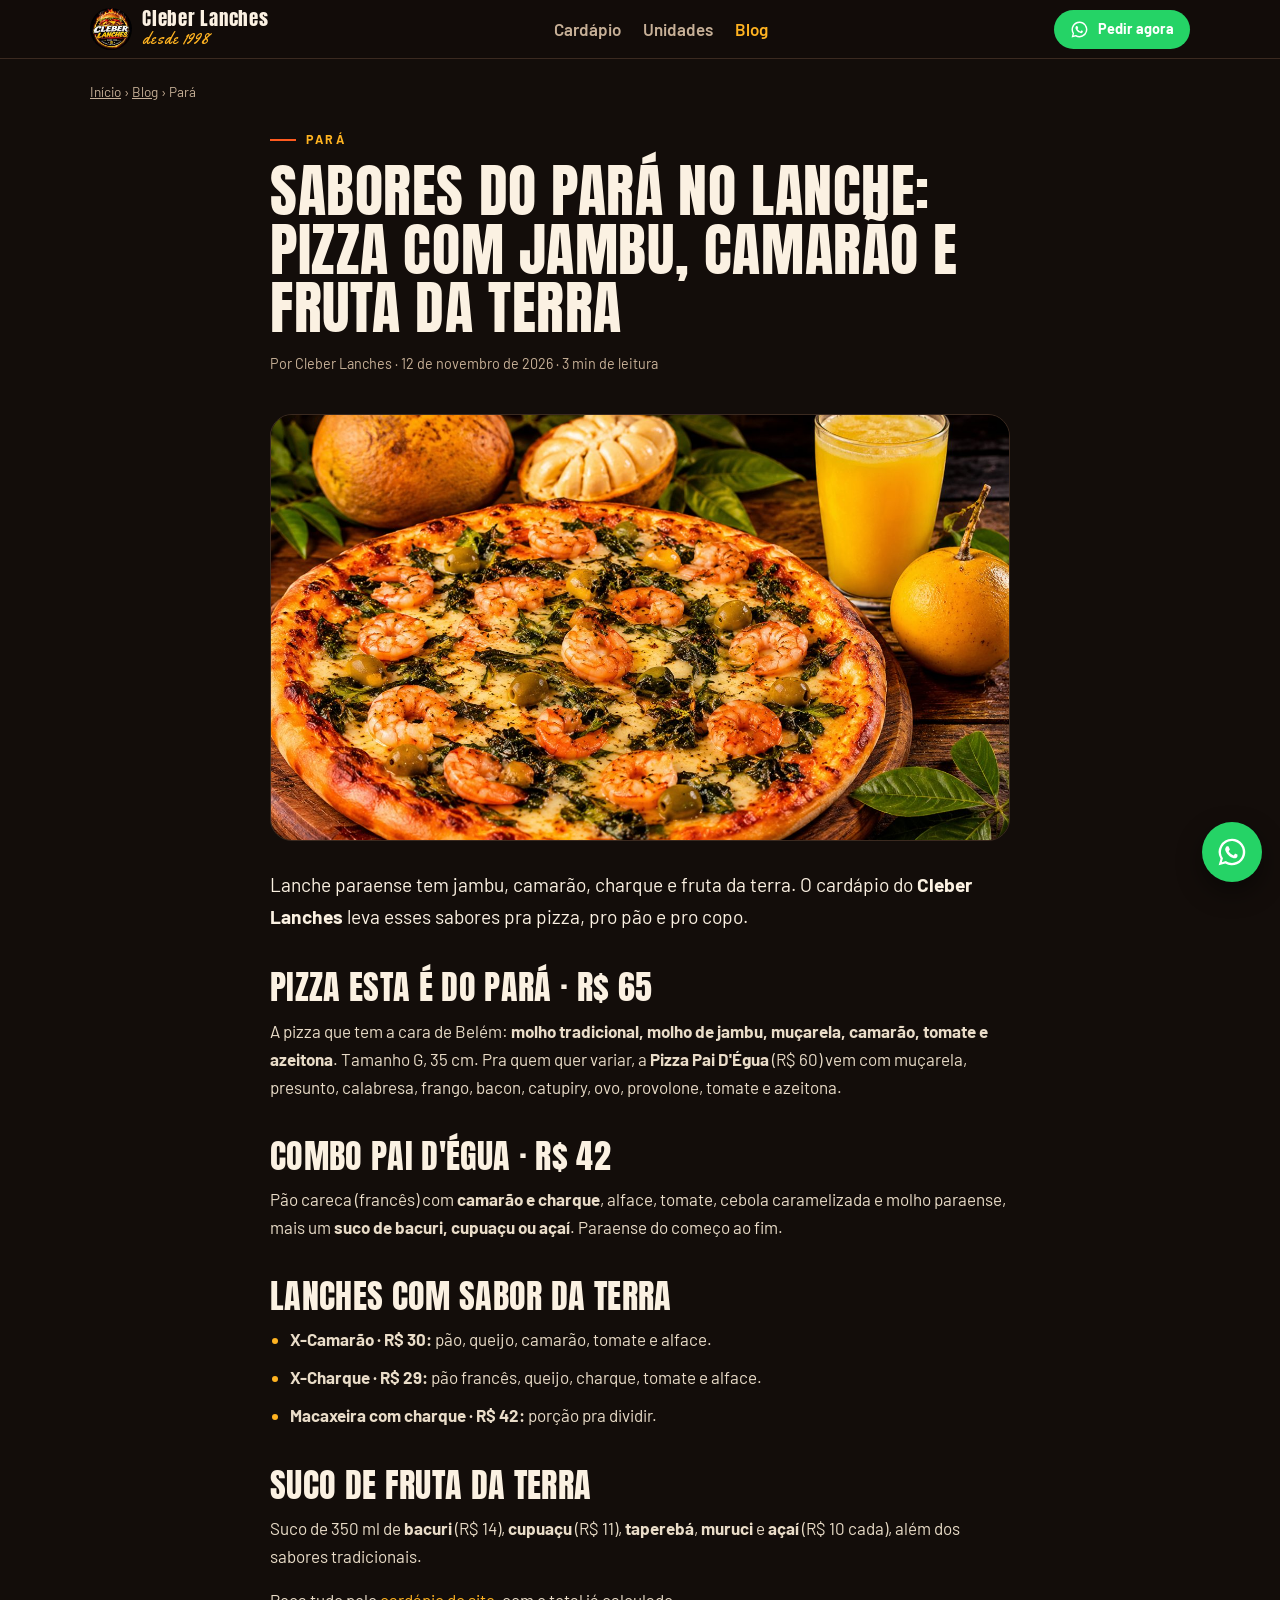
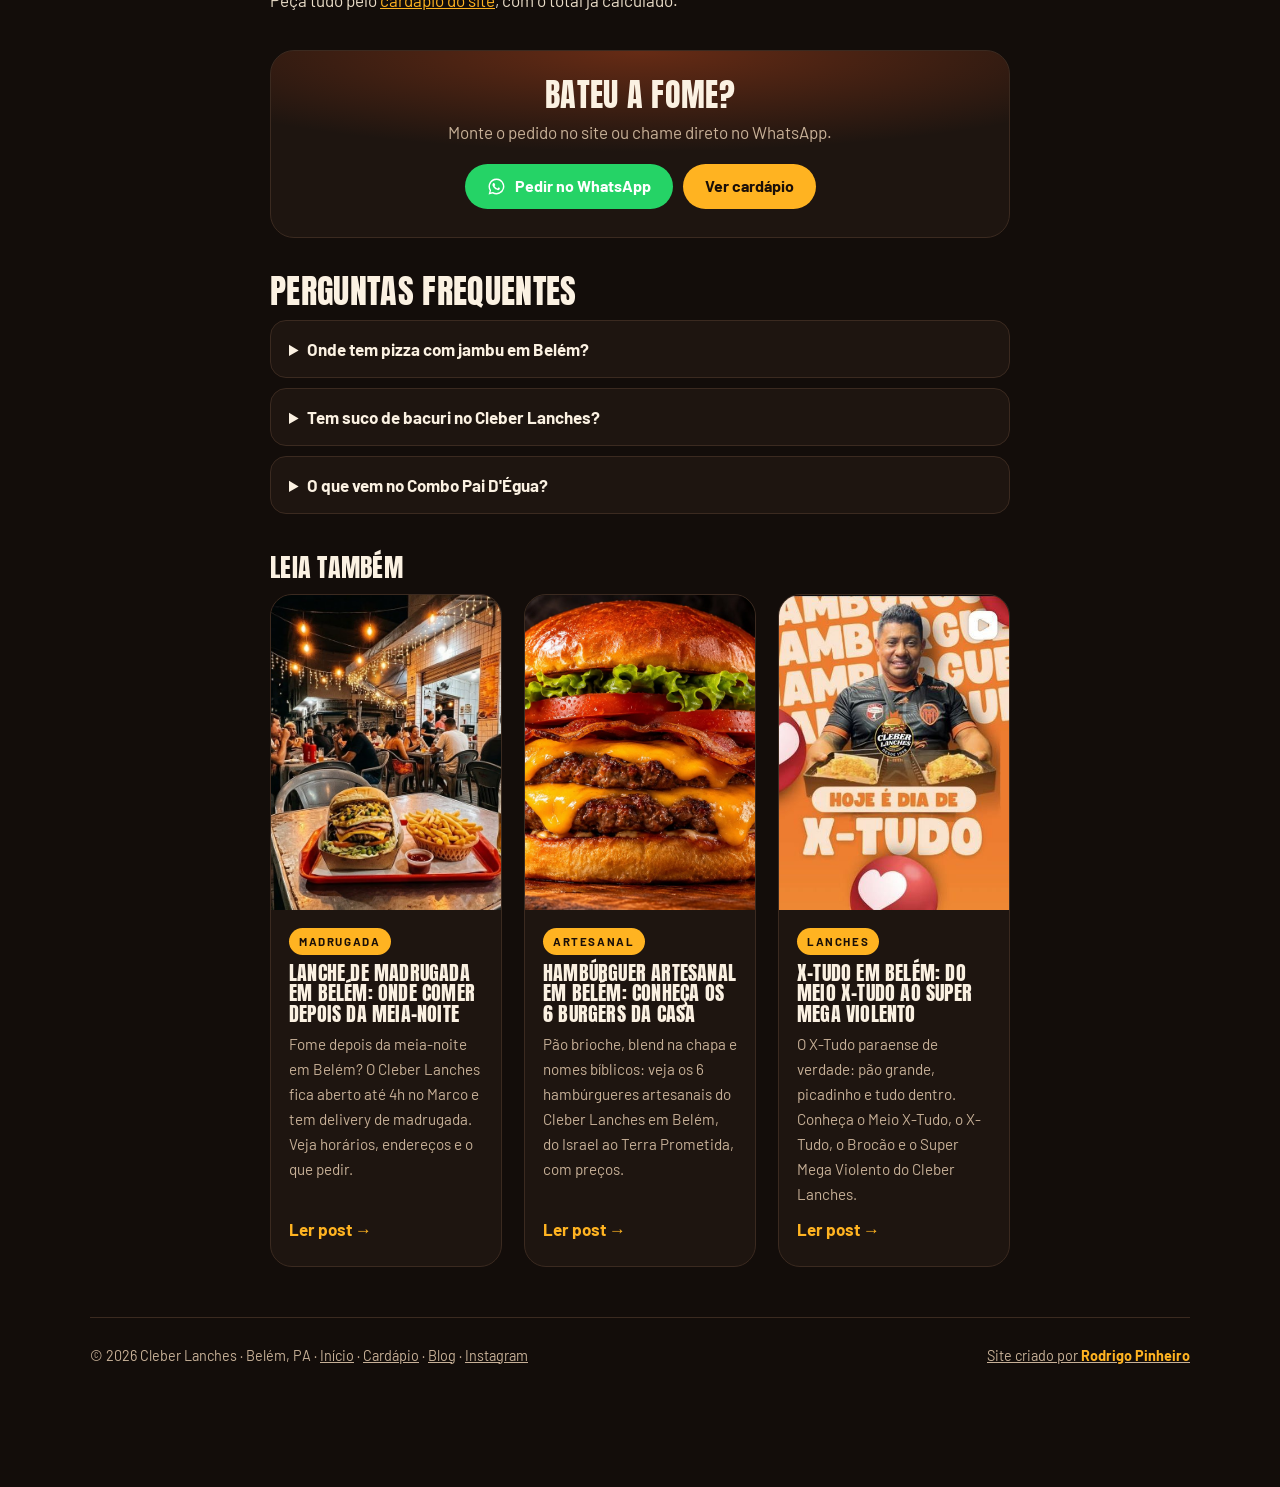
<file: blog/sabores-do-para-pizza-com-jambu/index.html>
<!doctype html><html lang="pt-BR"><head><meta charset="utf-8">
<script async src="https://www.googletagmanager.com/gtag/js?id=G-GJYD3EK0C2"></script>
<script>window.dataLayer=window.dataLayer||[];function gtag(){dataLayer.push(arguments);}gtag('js',new Date());gtag('config','G-GJYD3EK0C2');
document.addEventListener('click',function(e){var a=e.target.closest&&e.target.closest('a[href]');if(!a)return;var u=a.href;
if(/wa\.me\/5591982699855/.test(u)){gtag('event','clique_whatsapp_pedido',{texto:'blog: '+(a.textContent||'').trim().slice(0,50)});}
else if(/wa\.me\/5591991198584/.test(u)){gtag('event','clique_criador_site');}
else if(/google\.[^/]+\/maps/.test(u)){gtag('event','clique_como_chegar');}
else if(/instagram\.com/.test(u)){gtag('event','clique_instagram');}},true);</script>
<meta name="viewport" content="width=device-width,initial-scale=1,viewport-fit=cover"><meta name="theme-color" content="#130d0a">
<title>Sabores do Pará: pizza com jambu, X-Camarão e suco de bacuri | Cleber Lanches</title>
<meta name="description" content="Pizza com jambu e camarão, X-Camarão, Combo Pai D&#x27;Égua com charque e suco de bacuri: os sabores paraenses do cardápio do Cleber Lanches em Belém.">
<meta name="keywords" content="pizza com jambu Belém, pizza paraense, comida paraense Belém, suco de bacuri Belém, X-Camarão">
<meta name="robots" content="index,follow,max-image-preview:large">
<link rel="canonical" href="https://www.cleberlanches.com.br/blog/sabores-do-para-pizza-com-jambu/">
<link rel="icon" type="image/png" href="/favicon.png"><link rel="apple-touch-icon" href="/img/apple-touch-icon.png">
<meta property="og:type" content="article"><meta property="og:locale" content="pt_BR"><meta property="og:site_name" content="Cleber Lanches">
<meta property="og:title" content="Sabores do Pará: pizza com jambu, X-Camarão e suco de bacuri | Cleber Lanches"><meta property="og:description" content="Pizza com jambu e camarão, X-Camarão, Combo Pai D&#x27;Égua com charque e suco de bacuri: os sabores paraenses do cardápio do Cleber Lanches em Belém.">
<meta property="og:url" content="https://www.cleberlanches.com.br/blog/sabores-do-para-pizza-com-jambu/"><meta property="og:image" content="https://www.cleberlanches.com.br/img/blog-pizza-jambu.jpg">
<meta name="twitter:card" content="summary_large_image">
<link rel="preconnect" href="https://fonts.googleapis.com"><link rel="preconnect" href="https://fonts.gstatic.com" crossorigin>
<link rel="stylesheet" href="https://fonts.googleapis.com/css2?family=Anton&family=Barlow:wght@400;600;700&family=Yellowtail&display=swap">
<link rel="stylesheet" href="/blog/blog.css">
<script type="application/ld+json">{"@context": "https://schema.org", "@graph": [{"@type": "BlogPosting", "headline": "Sabores do Pará no lanche: pizza com jambu, camarão e fruta da terra", "description": "Pizza com jambu e camarão, X-Camarão, Combo Pai D'Égua com charque e suco de bacuri: os sabores paraenses do cardápio do Cleber Lanches em Belém.", "image": "https://www.cleberlanches.com.br/img/blog-pizza-jambu.jpg", "datePublished": "2026-11-12", "dateModified": "2026-11-12", "author": {"@type": "Organization", "name": "Cleber Lanches", "logo": {"@type": "ImageObject", "url": "https://www.cleberlanches.com.br/img/logo.jpg"}}, "publisher": {"@type": "Organization", "name": "Cleber Lanches", "logo": {"@type": "ImageObject", "url": "https://www.cleberlanches.com.br/img/logo.jpg"}}, "mainEntityOfPage": "https://www.cleberlanches.com.br/blog/sabores-do-para-pizza-com-jambu/", "inLanguage": "pt-BR", "keywords": "pizza com jambu Belém, pizza paraense, comida paraense Belém, suco de bacuri Belém, X-Camarão"}, {"@type": "BreadcrumbList", "itemListElement": [{"@type": "ListItem", "position": 1, "name": "Início", "item": "https://www.cleberlanches.com.br/"}, {"@type": "ListItem", "position": 2, "name": "Blog", "item": "https://www.cleberlanches.com.br/blog/"}, {"@type": "ListItem", "position": 3, "name": "Sabores do Pará no lanche: pizza com jambu, camarão e fruta da terra", "item": "https://www.cleberlanches.com.br/blog/sabores-do-para-pizza-com-jambu/"}]}, {"@type": "FAQPage", "mainEntity": [{"@type": "Question", "name": "Onde tem pizza com jambu em Belém?", "acceptedAnswer": {"@type": "Answer", "text": "No Cleber Lanches: a Pizza Esta é do Pará leva molho de jambu, muçarela e camarão, por R$ 65."}}, {"@type": "Question", "name": "Tem suco de bacuri no Cleber Lanches?", "acceptedAnswer": {"@type": "Answer", "text": "Sim, suco de bacuri de 350 ml por R$ 14, além de cupuaçu, taperebá, muruci e açaí."}}, {"@type": "Question", "name": "O que vem no Combo Pai D'Égua?", "acceptedAnswer": {"@type": "Answer", "text": "Pão careca com camarão e charque, molho paraense e suco de bacuri, cupuaçu ou açaí, por R$ 42."}}]}]}</script>
</head><body>
<header><div class="wrap"><a class="brand" href="/"><img src="/img/logo-pequeno.jpg" width="160" height="160" alt=""><span>Cleber Lanches<small>desde 1998</small></span></a>
<nav class="top" aria-label="Seções"><a href="/#cardapio">Cardápio</a><a href="/#unidades">Unidades</a><a href="/blog/" aria-current="page">Blog</a></nav>
<a class="btn small wa" href="https://wa.me/5591982699855?text=Ol%C3%A1%21%20Vim%20pelo%20blog%20do%20Cleber%20Lanches%20e%20quero%20fazer%20um%20pedido." target="_blank" rel="noopener"><svg viewBox="0 0 24 24" aria-hidden="true" fill="currentColor"><path d="M12 2a10 10 0 0 0-8.6 15.1L2 22l5-1.3A10 10 0 1 0 12 2zm0 18.2c-1.5 0-3-.4-4.3-1.2l-.3-.2-3 .8.8-2.9-.2-.3A8.2 8.2 0 1 1 12 20.2zm4.5-6.1c-.2-.1-1.5-.7-1.7-.8-.2-.1-.4-.1-.6.1l-.8 1c-.1.2-.3.2-.5.1-1.4-.7-2.5-1.6-3.3-2.9-.2-.4.2-.4.7-1.3.1-.2 0-.3 0-.4l-.8-1.8c-.2-.5-.4-.4-.6-.4h-.5c-.2 0-.5.1-.7.3-.8.8-1 1.9-.6 3.1.6 1.6 1.7 3 3.1 4.1 1.5 1.1 2.9 1.5 3.8 1.5.8 0 1.6-.5 2-1.2.2-.5.2-1 .1-1.1-.1-.1-.3-.2-.6-.3z"/></svg>Pedir agora</a></div></header>
<main class="wrap"><p class="crumbs"><a href="/">Início</a> › <a href="/blog/">Blog</a> › Pará</p>
<article><div class="ahead"><p class="eyebrow">Pará</p><h1>Sabores do Pará no lanche: pizza com jambu, camarão e fruta da terra</h1>
<p class="meta">Por Cleber Lanches · <time datetime="2026-11-12">12 de novembro de 2026</time> · 3 min de leitura</p></div>
<figure class="cover" style="margin:0 0 28px"><img src="/img/blog-pizza-jambu.jpg" alt="Pizza com jambu e camarão e suco de bacuri" width="680" height="425"></figure>

<p class="lead">Lanche paraense tem jambu, camarão, charque e fruta da terra. O cardápio do <strong>Cleber Lanches</strong> leva esses sabores pra pizza, pro pão e pro copo.</p>
<h2>Pizza Esta é do Pará · R$ 65</h2>
<p>A pizza que tem a cara de Belém: <strong>molho tradicional, molho de jambu, muçarela, camarão, tomate e azeitona</strong>. Tamanho G, 35 cm. Pra quem quer variar, a <strong>Pizza Pai D'Égua</strong> (R$ 60) vem com muçarela, presunto, calabresa, frango, bacon, catupiry, ovo, provolone, tomate e azeitona.</p>
<h2>Combo Pai D'Égua · R$ 42</h2>
<p>Pão careca (francês) com <strong>camarão e charque</strong>, alface, tomate, cebola caramelizada e molho paraense, mais um <strong>suco de bacuri, cupuaçu ou açaí</strong>. Paraense do começo ao fim.</p>
<h2>Lanches com sabor da terra</h2>
<ul>
<li><strong>X-Camarão · R$ 30:</strong> pão, queijo, camarão, tomate e alface.</li>
<li><strong>X-Charque · R$ 29:</strong> pão francês, queijo, charque, tomate e alface.</li>
<li><strong>Macaxeira com charque · R$ 42:</strong> porção pra dividir.</li>
</ul>
<h2>Suco de fruta da terra</h2>
<p>Suco de 350 ml de <strong>bacuri</strong> (R$ 14), <strong>cupuaçu</strong> (R$ 11), <strong>taperebá</strong>, <strong>muruci</strong> e <strong>açaí</strong> (R$ 10 cada), além dos sabores tradicionais.</p>
<p>Peça tudo pelo <a href="/#cardapio">cardápio do site</a>, com o total já calculado.</p>

<div class="cta"><h2>Bateu a fome?</h2><p>Monte o pedido no site ou chame direto no WhatsApp.</p>
<div class="b"><a class="btn wa" href="https://wa.me/5591982699855?text=Ol%C3%A1%21%20Vim%20pelo%20blog%20do%20Cleber%20Lanches%20e%20quero%20fazer%20um%20pedido." target="_blank" rel="noopener"><svg viewBox="0 0 24 24" aria-hidden="true" fill="currentColor"><path d="M12 2a10 10 0 0 0-8.6 15.1L2 22l5-1.3A10 10 0 1 0 12 2zm0 18.2c-1.5 0-3-.4-4.3-1.2l-.3-.2-3 .8.8-2.9-.2-.3A8.2 8.2 0 1 1 12 20.2zm4.5-6.1c-.2-.1-1.5-.7-1.7-.8-.2-.1-.4-.1-.6.1l-.8 1c-.1.2-.3.2-.5.1-1.4-.7-2.5-1.6-3.3-2.9-.2-.4.2-.4.7-1.3.1-.2 0-.3 0-.4l-.8-1.8c-.2-.5-.4-.4-.6-.4h-.5c-.2 0-.5.1-.7.3-.8.8-1 1.9-.6 3.1.6 1.6 1.7 3 3.1 4.1 1.5 1.1 2.9 1.5 3.8 1.5.8 0 1.6-.5 2-1.2.2-.5.2-1 .1-1.1-.1-.1-.3-.2-.6-.3z"/></svg>Pedir no WhatsApp</a><a class="btn" href="/#cardapio">Ver cardápio</a></div></div>
<section class="faq"><h2>Perguntas frequentes</h2><details><summary>Onde tem pizza com jambu em Belém?</summary><p>No Cleber Lanches: a Pizza Esta é do Pará leva molho de jambu, muçarela e camarão, por R$ 65.</p></details><details><summary>Tem suco de bacuri no Cleber Lanches?</summary><p>Sim, suco de bacuri de 350 ml por R$ 14, além de cupuaçu, taperebá, muruci e açaí.</p></details><details><summary>O que vem no Combo Pai D&#x27;Égua?</summary><p>Pão careca com camarão e charque, molho paraense e suco de bacuri, cupuaçu ou açaí, por R$ 42.</p></details></section></article>
<section class="rel"><h2>Leia também</h2><div class="grid"><a class="card" href="/blog/lanche-de-madrugada-em-belem/"><img src="/img/blog-madrugada.jpg" alt="Lanche com batata frita e cerveja em mesa na calçada à noite em Belém" loading="lazy" width="420" height="315"><div class="t"><span class="tag">Madrugada</span><h3>Lanche de madrugada em Belém: onde comer depois da meia-noite</h3><p>Fome depois da meia-noite em Belém? O Cleber Lanches fica aberto até 4h no Marco e tem delivery de madrugada. Veja horários, endereços e o que pedir.</p><span class="more">Ler post →</span></div></a><a class="card" href="/blog/hamburguer-artesanal-em-belem/"><img src="/img/blog-hamburguer-artesanal.jpg" alt="Hambúrguer artesanal no pão brioche com 2 blends, cheddar e bacon" loading="lazy" width="420" height="315"><div class="t"><span class="tag">Artesanal</span><h3>Hambúrguer artesanal em Belém: conheça os 6 burgers da casa</h3><p>Pão brioche, blend na chapa e nomes bíblicos: veja os 6 hambúrgueres artesanais do Cleber Lanches em Belém, do Israel ao Terra Prometida, com preços.</p><span class="more">Ler post →</span></div></a><a class="card" href="/blog/x-tudo-em-belem/"><img src="/img/foto-04.jpg" alt="Cleber segurando X-Tudo, hoje é dia de X-Tudo" loading="lazy" width="420" height="315"><div class="t"><span class="tag">Lanches</span><h3>X-Tudo em Belém: do Meio X-Tudo ao Super Mega Violento</h3><p>O X-Tudo paraense de verdade: pão grande, picadinho e tudo dentro. Conheça o Meio X-Tudo, o X-Tudo, o Brocão e o Super Mega Violento do Cleber Lanches.</p><span class="more">Ler post →</span></div></a></div></section></main><footer class="wrap"><span>© 2026 Cleber Lanches · Belém, PA · <a href="/">Início</a> · <a href="/#cardapio">Cardápio</a> · <a href="/blog/">Blog</a> · <a href="https://www.instagram.com/cleberlanchess?psln=OGtlM3A2dGRmdnAw" target="_blank" rel="noopener">Instagram</a></span>
<a href="https://wa.me/5591991198584?text=Ol%C3%A1%21%20Vim%20atrav%C3%A9s%20do%20site%20do%20Cleb%C3%A3o%2C%20do%20Cleber%20Lanches%2C%20e%20gostaria%20de%20fazer%20um%20or%C3%A7amento." target="_blank" rel="noopener">Site criado por <b>Rodrigo Pinheiro</b></a></footer>
<a class="fab" href="https://wa.me/5591982699855?text=Ol%C3%A1%21%20Vim%20pelo%20blog%20do%20Cleber%20Lanches%20e%20quero%20fazer%20um%20pedido." target="_blank" rel="noopener" aria-label="Pedir pelo WhatsApp"><svg viewBox="0 0 24 24" aria-hidden="true" fill="currentColor"><path d="M12 2a10 10 0 0 0-8.6 15.1L2 22l5-1.3A10 10 0 1 0 12 2zm0 18.2c-1.5 0-3-.4-4.3-1.2l-.3-.2-3 .8.8-2.9-.2-.3A8.2 8.2 0 1 1 12 20.2zm4.5-6.1c-.2-.1-1.5-.7-1.7-.8-.2-.1-.4-.1-.6.1l-.8 1c-.1.2-.3.2-.5.1-1.4-.7-2.5-1.6-3.3-2.9-.2-.4.2-.4.7-1.3.1-.2 0-.3 0-.4l-.8-1.8c-.2-.5-.4-.4-.6-.4h-.5c-.2 0-.5.1-.7.3-.8.8-1 1.9-.6 3.1.6 1.6 1.7 3 3.1 4.1 1.5 1.1 2.9 1.5 3.8 1.5.8 0 1.6-.5 2-1.2.2-.5.2-1 .1-1.1-.1-.1-.3-.2-.6-.3z"/></svg></a>
</body></html>
</file>
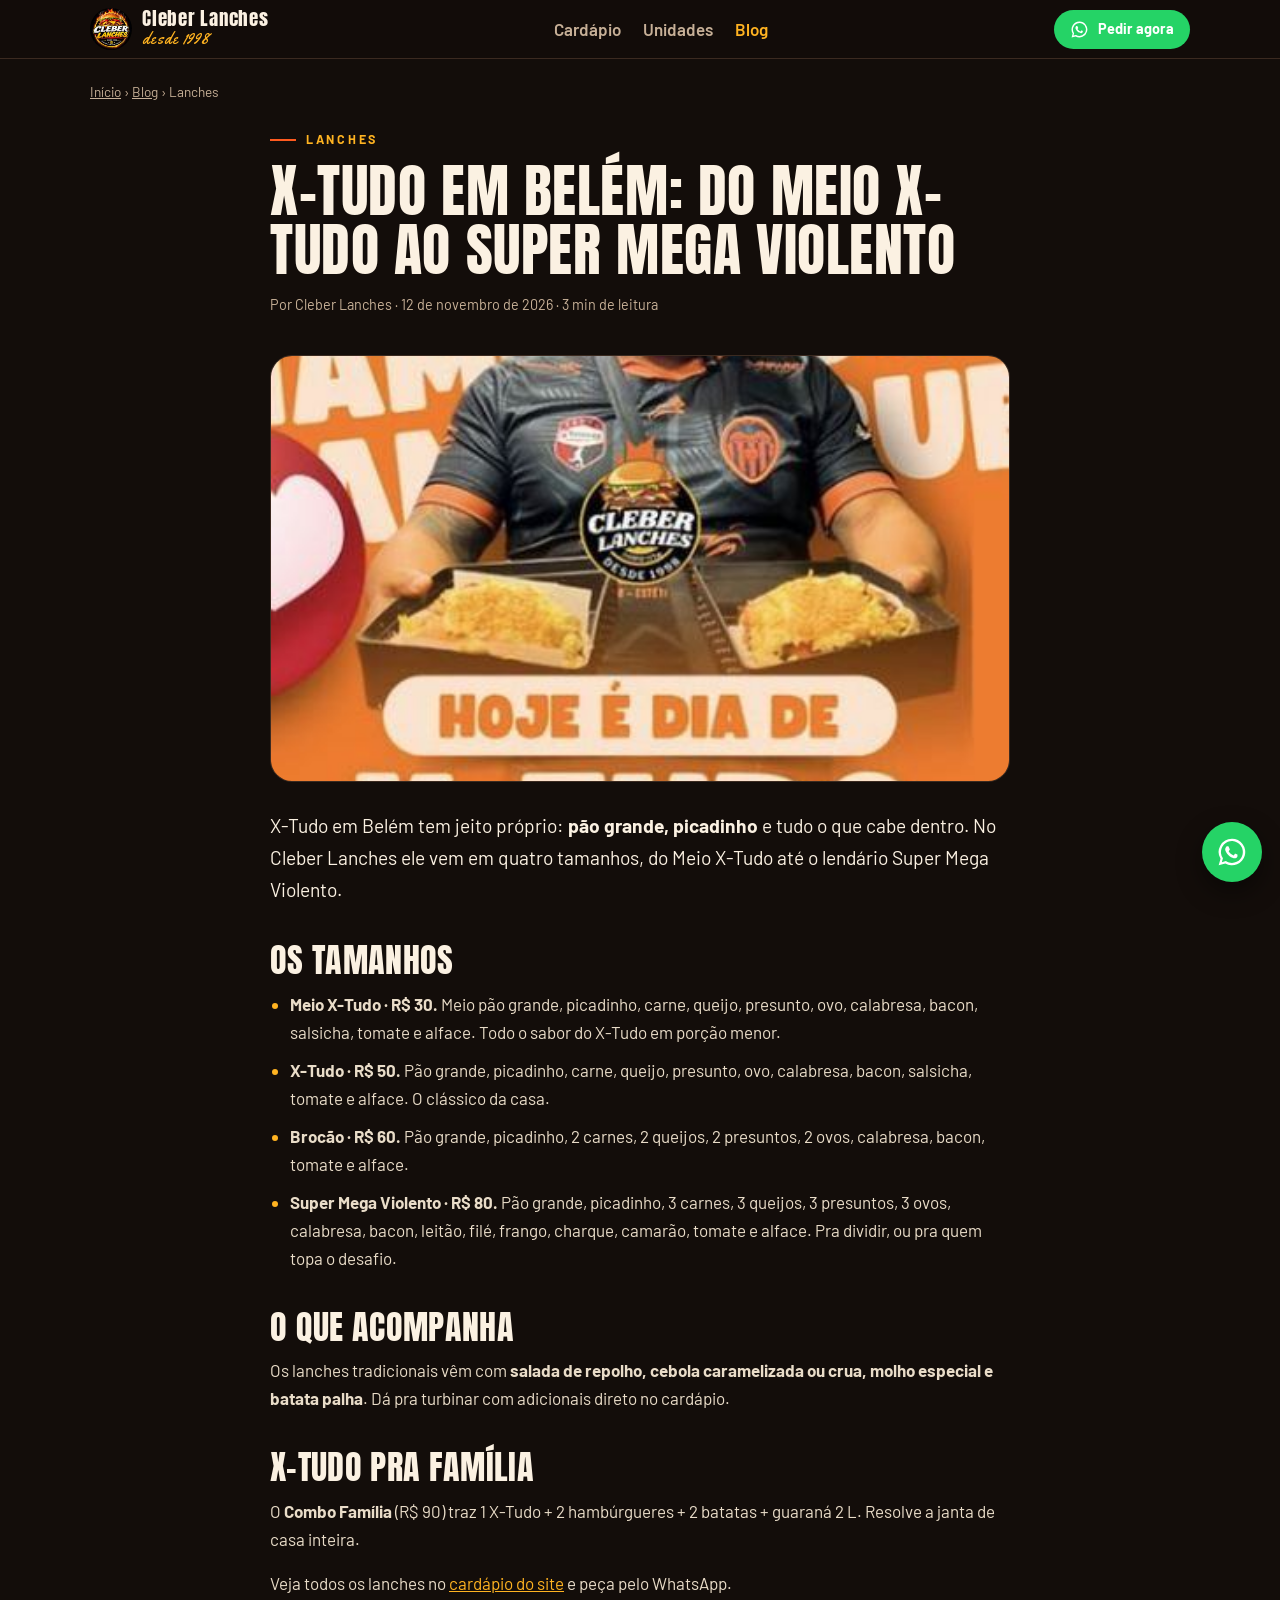
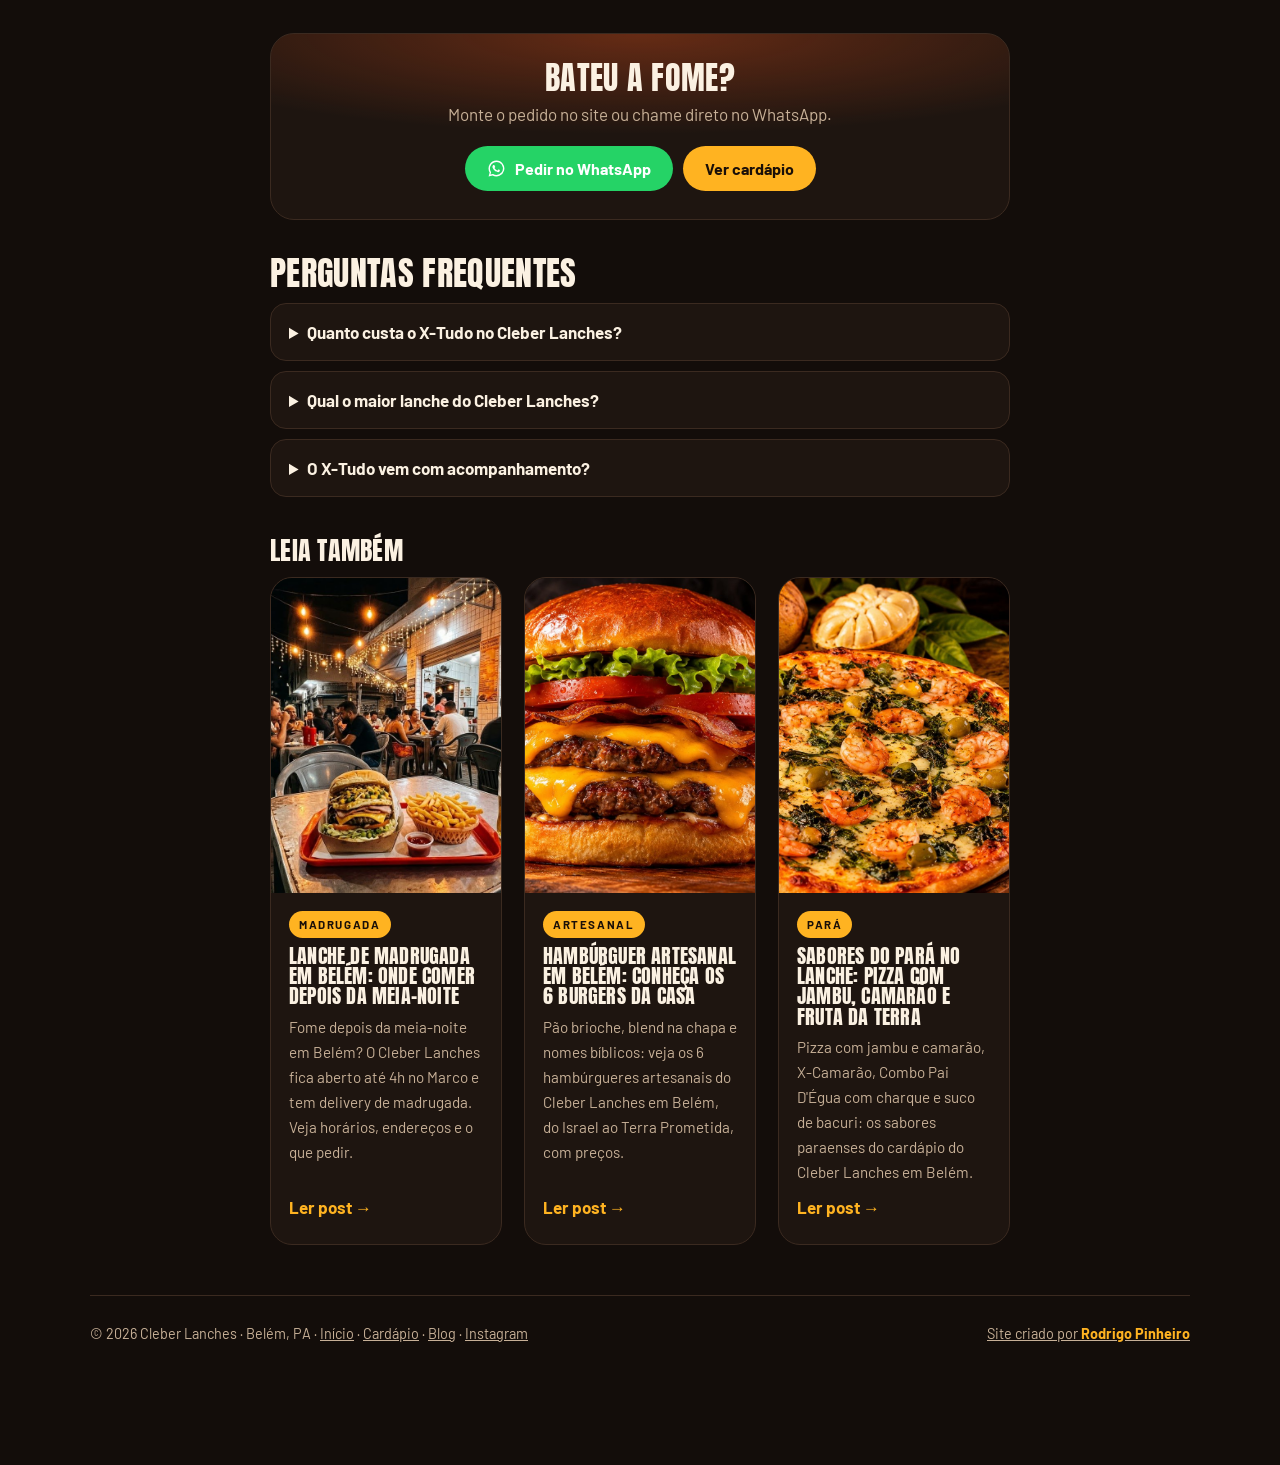
<file: blog/x-tudo-em-belem/index.html>
<!doctype html><html lang="pt-BR"><head><meta charset="utf-8">
<script async src="https://www.googletagmanager.com/gtag/js?id=G-GJYD3EK0C2"></script>
<script>window.dataLayer=window.dataLayer||[];function gtag(){dataLayer.push(arguments);}gtag('js',new Date());gtag('config','G-GJYD3EK0C2');
document.addEventListener('click',function(e){var a=e.target.closest&&e.target.closest('a[href]');if(!a)return;var u=a.href;
if(/wa\.me\/5591982699855/.test(u)){gtag('event','clique_whatsapp_pedido',{texto:'blog: '+(a.textContent||'').trim().slice(0,50)});}
else if(/wa\.me\/5591991198584/.test(u)){gtag('event','clique_criador_site');}
else if(/google\.[^/]+\/maps/.test(u)){gtag('event','clique_como_chegar');}
else if(/instagram\.com/.test(u)){gtag('event','clique_instagram');}},true);</script>
<meta name="viewport" content="width=device-width,initial-scale=1,viewport-fit=cover"><meta name="theme-color" content="#130d0a">
<title>X-Tudo em Belém: do Meio X-Tudo ao Super Mega Violento | Cleber Lanches</title>
<meta name="description" content="O X-Tudo paraense de verdade: pão grande, picadinho e tudo dentro. Conheça o Meio X-Tudo, o X-Tudo, o Brocão e o Super Mega Violento do Cleber Lanches.">
<meta name="keywords" content="X-Tudo Belém, X-Tudo paraense, maior lanche de Belém, lanche gigante Belém, Brocão">
<meta name="robots" content="index,follow,max-image-preview:large">
<link rel="canonical" href="https://www.cleberlanches.com.br/blog/x-tudo-em-belem/">
<link rel="icon" type="image/png" href="/favicon.png"><link rel="apple-touch-icon" href="/img/apple-touch-icon.png">
<meta property="og:type" content="article"><meta property="og:locale" content="pt_BR"><meta property="og:site_name" content="Cleber Lanches">
<meta property="og:title" content="X-Tudo em Belém: do Meio X-Tudo ao Super Mega Violento | Cleber Lanches"><meta property="og:description" content="O X-Tudo paraense de verdade: pão grande, picadinho e tudo dentro. Conheça o Meio X-Tudo, o X-Tudo, o Brocão e o Super Mega Violento do Cleber Lanches.">
<meta property="og:url" content="https://www.cleberlanches.com.br/blog/x-tudo-em-belem/"><meta property="og:image" content="https://www.cleberlanches.com.br/img/foto-04.jpg">
<meta name="twitter:card" content="summary_large_image">
<link rel="preconnect" href="https://fonts.googleapis.com"><link rel="preconnect" href="https://fonts.gstatic.com" crossorigin>
<link rel="stylesheet" href="https://fonts.googleapis.com/css2?family=Anton&family=Barlow:wght@400;600;700&family=Yellowtail&display=swap">
<link rel="stylesheet" href="/blog/blog.css">
<script type="application/ld+json">{"@context": "https://schema.org", "@graph": [{"@type": "BlogPosting", "headline": "X-Tudo em Belém: do Meio X-Tudo ao Super Mega Violento", "description": "O X-Tudo paraense de verdade: pão grande, picadinho e tudo dentro. Conheça o Meio X-Tudo, o X-Tudo, o Brocão e o Super Mega Violento do Cleber Lanches.", "image": "https://www.cleberlanches.com.br/img/foto-04.jpg", "datePublished": "2026-11-12", "dateModified": "2026-11-12", "author": {"@type": "Organization", "name": "Cleber Lanches", "logo": {"@type": "ImageObject", "url": "https://www.cleberlanches.com.br/img/logo.jpg"}}, "publisher": {"@type": "Organization", "name": "Cleber Lanches", "logo": {"@type": "ImageObject", "url": "https://www.cleberlanches.com.br/img/logo.jpg"}}, "mainEntityOfPage": "https://www.cleberlanches.com.br/blog/x-tudo-em-belem/", "inLanguage": "pt-BR", "keywords": "X-Tudo Belém, X-Tudo paraense, maior lanche de Belém, lanche gigante Belém, Brocão"}, {"@type": "BreadcrumbList", "itemListElement": [{"@type": "ListItem", "position": 1, "name": "Início", "item": "https://www.cleberlanches.com.br/"}, {"@type": "ListItem", "position": 2, "name": "Blog", "item": "https://www.cleberlanches.com.br/blog/"}, {"@type": "ListItem", "position": 3, "name": "X-Tudo em Belém: do Meio X-Tudo ao Super Mega Violento", "item": "https://www.cleberlanches.com.br/blog/x-tudo-em-belem/"}]}, {"@type": "FAQPage", "mainEntity": [{"@type": "Question", "name": "Quanto custa o X-Tudo no Cleber Lanches?", "acceptedAnswer": {"@type": "Answer", "text": "O X-Tudo custa R$ 50 e o Meio X-Tudo R$ 30."}}, {"@type": "Question", "name": "Qual o maior lanche do Cleber Lanches?", "acceptedAnswer": {"@type": "Answer", "text": "O Super Mega Violento, com 3 carnes, 3 queijos, 3 ovos, leitão, filé, frango, charque e camarão, por R$ 80."}}, {"@type": "Question", "name": "O X-Tudo vem com acompanhamento?", "acceptedAnswer": {"@type": "Answer", "text": "Sim: salada de repolho, cebola caramelizada ou crua, molho especial e batata palha."}}]}]}</script>
</head><body>
<header><div class="wrap"><a class="brand" href="/"><img src="/img/logo-pequeno.jpg" width="160" height="160" alt=""><span>Cleber Lanches<small>desde 1998</small></span></a>
<nav class="top" aria-label="Seções"><a href="/#cardapio">Cardápio</a><a href="/#unidades">Unidades</a><a href="/blog/" aria-current="page">Blog</a></nav>
<a class="btn small wa" href="https://wa.me/5591982699855?text=Ol%C3%A1%21%20Vim%20pelo%20blog%20do%20Cleber%20Lanches%20e%20quero%20fazer%20um%20pedido." target="_blank" rel="noopener"><svg viewBox="0 0 24 24" aria-hidden="true" fill="currentColor"><path d="M12 2a10 10 0 0 0-8.6 15.1L2 22l5-1.3A10 10 0 1 0 12 2zm0 18.2c-1.5 0-3-.4-4.3-1.2l-.3-.2-3 .8.8-2.9-.2-.3A8.2 8.2 0 1 1 12 20.2zm4.5-6.1c-.2-.1-1.5-.7-1.7-.8-.2-.1-.4-.1-.6.1l-.8 1c-.1.2-.3.2-.5.1-1.4-.7-2.5-1.6-3.3-2.9-.2-.4.2-.4.7-1.3.1-.2 0-.3 0-.4l-.8-1.8c-.2-.5-.4-.4-.6-.4h-.5c-.2 0-.5.1-.7.3-.8.8-1 1.9-.6 3.1.6 1.6 1.7 3 3.1 4.1 1.5 1.1 2.9 1.5 3.8 1.5.8 0 1.6-.5 2-1.2.2-.5.2-1 .1-1.1-.1-.1-.3-.2-.6-.3z"/></svg>Pedir agora</a></div></header>
<main class="wrap"><p class="crumbs"><a href="/">Início</a> › <a href="/blog/">Blog</a> › Lanches</p>
<article><div class="ahead"><p class="eyebrow">Lanches</p><h1>X-Tudo em Belém: do Meio X-Tudo ao Super Mega Violento</h1>
<p class="meta">Por Cleber Lanches · <time datetime="2026-11-12">12 de novembro de 2026</time> · 3 min de leitura</p></div>
<figure class="cover" style="margin:0 0 28px"><img src="/img/foto-04.jpg" alt="Cleber segurando X-Tudo, hoje é dia de X-Tudo" width="680" height="425"></figure>

<p class="lead">X-Tudo em Belém tem jeito próprio: <strong>pão grande, picadinho</strong> e tudo o que cabe dentro. No Cleber Lanches ele vem em quatro tamanhos, do Meio X-Tudo até o lendário Super Mega Violento.</p>
<h2>Os tamanhos</h2>
<ul>
<li><strong>Meio X-Tudo · R$ 30.</strong> Meio pão grande, picadinho, carne, queijo, presunto, ovo, calabresa, bacon, salsicha, tomate e alface. Todo o sabor do X-Tudo em porção menor.</li>
<li><strong>X-Tudo · R$ 50.</strong> Pão grande, picadinho, carne, queijo, presunto, ovo, calabresa, bacon, salsicha, tomate e alface. O clássico da casa.</li>
<li><strong>Brocão · R$ 60.</strong> Pão grande, picadinho, 2 carnes, 2 queijos, 2 presuntos, 2 ovos, calabresa, bacon, tomate e alface.</li>
<li><strong>Super Mega Violento · R$ 80.</strong> Pão grande, picadinho, 3 carnes, 3 queijos, 3 presuntos, 3 ovos, calabresa, bacon, leitão, filé, frango, charque, camarão, tomate e alface. Pra dividir, ou pra quem topa o desafio.</li>
</ul>
<h2>O que acompanha</h2>
<p>Os lanches tradicionais vêm com <strong>salada de repolho, cebola caramelizada ou crua, molho especial e batata palha</strong>. Dá pra turbinar com adicionais direto no cardápio.</p>
<h2>X-Tudo pra família</h2>
<p>O <strong>Combo Família</strong> (R$ 90) traz 1 X-Tudo + 2 hambúrgueres + 2 batatas + guaraná 2 L. Resolve a janta de casa inteira.</p>
<p>Veja todos os lanches no <a href="/#cardapio">cardápio do site</a> e peça pelo WhatsApp.</p>

<div class="cta"><h2>Bateu a fome?</h2><p>Monte o pedido no site ou chame direto no WhatsApp.</p>
<div class="b"><a class="btn wa" href="https://wa.me/5591982699855?text=Ol%C3%A1%21%20Vim%20pelo%20blog%20do%20Cleber%20Lanches%20e%20quero%20fazer%20um%20pedido." target="_blank" rel="noopener"><svg viewBox="0 0 24 24" aria-hidden="true" fill="currentColor"><path d="M12 2a10 10 0 0 0-8.6 15.1L2 22l5-1.3A10 10 0 1 0 12 2zm0 18.2c-1.5 0-3-.4-4.3-1.2l-.3-.2-3 .8.8-2.9-.2-.3A8.2 8.2 0 1 1 12 20.2zm4.5-6.1c-.2-.1-1.5-.7-1.7-.8-.2-.1-.4-.1-.6.1l-.8 1c-.1.2-.3.2-.5.1-1.4-.7-2.5-1.6-3.3-2.9-.2-.4.2-.4.7-1.3.1-.2 0-.3 0-.4l-.8-1.8c-.2-.5-.4-.4-.6-.4h-.5c-.2 0-.5.1-.7.3-.8.8-1 1.9-.6 3.1.6 1.6 1.7 3 3.1 4.1 1.5 1.1 2.9 1.5 3.8 1.5.8 0 1.6-.5 2-1.2.2-.5.2-1 .1-1.1-.1-.1-.3-.2-.6-.3z"/></svg>Pedir no WhatsApp</a><a class="btn" href="/#cardapio">Ver cardápio</a></div></div>
<section class="faq"><h2>Perguntas frequentes</h2><details><summary>Quanto custa o X-Tudo no Cleber Lanches?</summary><p>O X-Tudo custa R$ 50 e o Meio X-Tudo R$ 30.</p></details><details><summary>Qual o maior lanche do Cleber Lanches?</summary><p>O Super Mega Violento, com 3 carnes, 3 queijos, 3 ovos, leitão, filé, frango, charque e camarão, por R$ 80.</p></details><details><summary>O X-Tudo vem com acompanhamento?</summary><p>Sim: salada de repolho, cebola caramelizada ou crua, molho especial e batata palha.</p></details></section></article>
<section class="rel"><h2>Leia também</h2><div class="grid"><a class="card" href="/blog/lanche-de-madrugada-em-belem/"><img src="/img/blog-madrugada.jpg" alt="Lanche com batata frita e cerveja em mesa na calçada à noite em Belém" loading="lazy" width="420" height="315"><div class="t"><span class="tag">Madrugada</span><h3>Lanche de madrugada em Belém: onde comer depois da meia-noite</h3><p>Fome depois da meia-noite em Belém? O Cleber Lanches fica aberto até 4h no Marco e tem delivery de madrugada. Veja horários, endereços e o que pedir.</p><span class="more">Ler post →</span></div></a><a class="card" href="/blog/hamburguer-artesanal-em-belem/"><img src="/img/blog-hamburguer-artesanal.jpg" alt="Hambúrguer artesanal no pão brioche com 2 blends, cheddar e bacon" loading="lazy" width="420" height="315"><div class="t"><span class="tag">Artesanal</span><h3>Hambúrguer artesanal em Belém: conheça os 6 burgers da casa</h3><p>Pão brioche, blend na chapa e nomes bíblicos: veja os 6 hambúrgueres artesanais do Cleber Lanches em Belém, do Israel ao Terra Prometida, com preços.</p><span class="more">Ler post →</span></div></a><a class="card" href="/blog/sabores-do-para-pizza-com-jambu/"><img src="/img/blog-pizza-jambu.jpg" alt="Pizza com jambu e camarão e suco de bacuri" loading="lazy" width="420" height="315"><div class="t"><span class="tag">Pará</span><h3>Sabores do Pará no lanche: pizza com jambu, camarão e fruta da terra</h3><p>Pizza com jambu e camarão, X-Camarão, Combo Pai D&#x27;Égua com charque e suco de bacuri: os sabores paraenses do cardápio do Cleber Lanches em Belém.</p><span class="more">Ler post →</span></div></a></div></section></main><footer class="wrap"><span>© 2026 Cleber Lanches · Belém, PA · <a href="/">Início</a> · <a href="/#cardapio">Cardápio</a> · <a href="/blog/">Blog</a> · <a href="https://www.instagram.com/cleberlanchess?psln=OGtlM3A2dGRmdnAw" target="_blank" rel="noopener">Instagram</a></span>
<a href="https://wa.me/5591991198584?text=Ol%C3%A1%21%20Vim%20atrav%C3%A9s%20do%20site%20do%20Cleb%C3%A3o%2C%20do%20Cleber%20Lanches%2C%20e%20gostaria%20de%20fazer%20um%20or%C3%A7amento." target="_blank" rel="noopener">Site criado por <b>Rodrigo Pinheiro</b></a></footer>
<a class="fab" href="https://wa.me/5591982699855?text=Ol%C3%A1%21%20Vim%20pelo%20blog%20do%20Cleber%20Lanches%20e%20quero%20fazer%20um%20pedido." target="_blank" rel="noopener" aria-label="Pedir pelo WhatsApp"><svg viewBox="0 0 24 24" aria-hidden="true" fill="currentColor"><path d="M12 2a10 10 0 0 0-8.6 15.1L2 22l5-1.3A10 10 0 1 0 12 2zm0 18.2c-1.5 0-3-.4-4.3-1.2l-.3-.2-3 .8.8-2.9-.2-.3A8.2 8.2 0 1 1 12 20.2zm4.5-6.1c-.2-.1-1.5-.7-1.7-.8-.2-.1-.4-.1-.6.1l-.8 1c-.1.2-.3.2-.5.1-1.4-.7-2.5-1.6-3.3-2.9-.2-.4.2-.4.7-1.3.1-.2 0-.3 0-.4l-.8-1.8c-.2-.5-.4-.4-.6-.4h-.5c-.2 0-.5.1-.7.3-.8.8-1 1.9-.6 3.1.6 1.6 1.7 3 3.1 4.1 1.5 1.1 2.9 1.5 3.8 1.5.8 0 1.6-.5 2-1.2.2-.5.2-1 .1-1.1-.1-.1-.3-.2-.6-.3z"/></svg></a>
</body></html>
</file>
<file: blog/blog.css>
:root{--bg:#130d0a;--panel:#1e1510;--panel2:#281c15;--line:#3b2a20;--fg:#fbf1e2;--muted:#c7b097;--amber:#ffb321;--flame:#ff5a1f;--wa:#25d366;
--display:"Anton","Impact","Arial Narrow Bold",sans-serif;--body:"Barlow","Helvetica Neue",Arial,sans-serif;--script:"Yellowtail","Brush Script MT",cursive;color-scheme:dark}
*{box-sizing:border-box}html{overflow-x:clip}
body{margin:0;background:var(--bg);color:var(--fg);font:400 17px/1.65 var(--body);-webkit-font-smoothing:antialiased;padding:0 max(16px,env(safe-area-inset-left,0px))}
a{color:var(--amber)}img{max-width:100%;display:block}
.wrap{max-width:1100px;margin:0 auto}
header{position:sticky;top:0;z-index:20;margin:0 calc(-1*max(16px,env(safe-area-inset-left,0px)));padding:8px max(16px,env(safe-area-inset-left,0px));background:rgba(19,13,10,.94);backdrop-filter:blur(10px);-webkit-backdrop-filter:blur(10px);border-bottom:1px solid var(--line)}
header .wrap{display:flex;align-items:center;justify-content:space-between;gap:12px}
.brand{display:flex;align-items:center;gap:10px;text-decoration:none;color:var(--fg)}.brand img{width:42px;height:42px;border-radius:50%}
.brand span{font:400 1.2rem/1 var(--display);letter-spacing:.04em}.brand small{display:block;font:1rem var(--script);color:var(--amber)}
nav.top{display:flex;gap:22px}nav.top a{color:var(--muted);text-decoration:none;font-weight:600}nav.top a:hover,nav.top a[aria-current]{color:var(--amber)}
@media(max-width:720px){nav.top{display:none}}
.btn{display:inline-flex;align-items:center;gap:9px;padding:13px 22px;border-radius:999px;background:var(--amber);color:#1a0f08;font:700 1rem/1 var(--body);text-decoration:none}
.btn.small{padding:10px 16px;font-size:.9rem}.btn svg{width:19px;height:19px}.btn.wa{background:var(--wa);color:#fff}
h1,h2,h3{font-family:var(--display);font-weight:400;text-transform:uppercase;letter-spacing:.01em;line-height:1.02;margin:0}
.eyebrow{font-weight:700;font-size:.78rem;letter-spacing:.22em;text-transform:uppercase;color:var(--amber);display:flex;align-items:center;gap:10px;margin:0 0 12px}
.eyebrow::before{content:"";width:26px;height:2px;background:var(--flame)}
.crumbs{font-size:.85rem;color:var(--muted);margin:22px 0 0}.crumbs a{color:var(--muted)}
/* listagem */
.bhead{padding:40px 0 28px}.bhead h1{font-size:clamp(2.6rem,9vw,4.6rem)}.bhead h1 .s{font-family:var(--script);text-transform:none;color:var(--amber)}
.bhead p{color:var(--muted);max-width:56ch;margin:14px 0 0}
.grid{display:grid;grid-template-columns:repeat(auto-fill,minmax(260px,1fr));gap:22px;padding-bottom:60px}
.card{background:var(--panel);border:1px solid var(--line);border-radius:22px;overflow:hidden;text-decoration:none;color:var(--fg);display:flex;flex-direction:column;transition:transform .25s,border-color .25s}
.card:hover{transform:translateY(-4px);border-color:var(--amber)}
.card img{aspect-ratio:4/3;object-fit:cover;width:100%}
.card .t{padding:18px 18px 22px;display:flex;flex-direction:column;gap:8px;flex:1}
.card h2{font-size:1.45rem}.card p{color:var(--muted);font-size:.95rem;margin:0}
.tag{align-self:flex-start;font-size:.72rem;font-weight:700;letter-spacing:.14em;text-transform:uppercase;color:#1a0f08;background:var(--amber);border-radius:999px;padding:4px 10px}
.more{margin-top:auto;font-weight:700;color:var(--amber)}
/* post */
article{max-width:740px;margin:0 auto;padding-bottom:30px}
.ahead{padding:26px 0 22px}.ahead h1{font-size:clamp(2.2rem,7.5vw,3.6rem)}
.meta{color:var(--muted);font-size:.9rem;margin-top:14px}
.cover{border-radius:22px;overflow:hidden;border:1px solid var(--line);margin-bottom:28px}.cover img{width:100%;aspect-ratio:16/10;object-fit:cover}
article .lead{font-size:1.2rem;color:var(--fg)}
article h2{font-size:clamp(1.6rem,5vw,2.1rem);margin:38px 0 12px;color:var(--fg)}
article p,article li{color:#e9dcc8}article p{margin:0 0 16px}
article ul,article ol{padding-left:1.2em;margin:0 0 18px}article li{margin:0 0 10px}
article li::marker{color:var(--amber)}
.cta{margin:36px 0;padding:28px 22px;border-radius:24px;text-align:center;border:1px solid var(--line);background:radial-gradient(120% 90% at 50% 0%,rgba(255,90,31,.32),transparent 60%),var(--panel)}
.cta h2{margin:0 0 6px;font-size:2rem}.cta p{color:var(--muted);margin:0 0 18px}.cta .b{display:flex;gap:10px;flex-wrap:wrap;justify-content:center}
.faq h2{margin-top:10px}.faq details{border:1px solid var(--line);border-radius:16px;background:var(--panel);padding:14px 18px;margin-bottom:10px}
.faq summary{cursor:pointer;font-weight:700}.faq details p{margin:10px 0 0;color:var(--muted)}
.rel{max-width:740px;margin:0 auto 50px}.rel h2{font-size:1.6rem;margin-bottom:14px}
.rel .grid{grid-template-columns:repeat(auto-fill,minmax(210px,1fr));padding:0}.rel .card h2{font-size:1.15rem}
footer{border-top:1px solid var(--line);padding:26px 0 120px;color:var(--muted);font-size:.9rem;display:flex;flex-wrap:wrap;gap:10px 22px;justify-content:space-between}
footer a{color:var(--muted)}footer b{color:var(--amber)}
.fab{position:fixed;right:18px;bottom:calc(18px + env(safe-area-inset-bottom,0px));z-index:25;width:60px;height:60px;border-radius:50%;background:var(--wa);color:#fff;display:grid;place-items:center;box-shadow:0 10px 26px rgba(0,0,0,.45)}
.fab svg{width:32px;height:32px}
</file>
